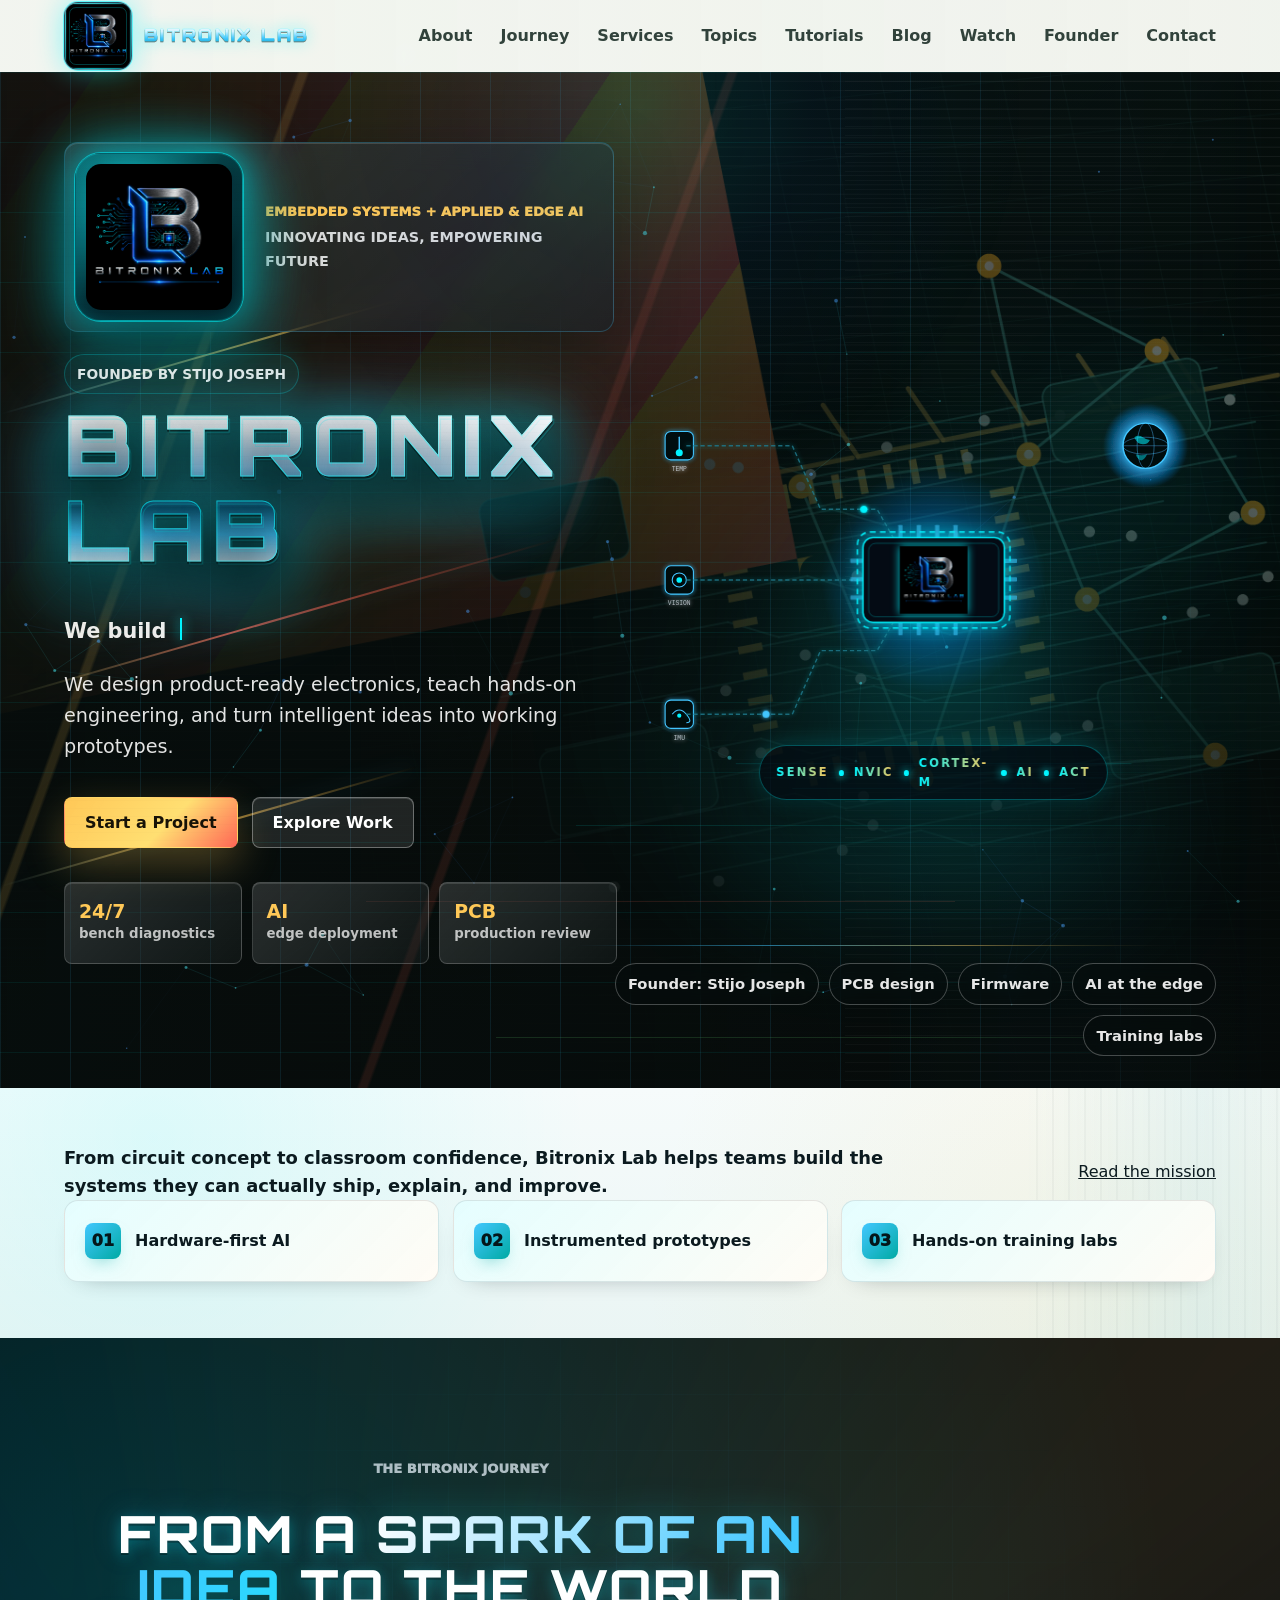
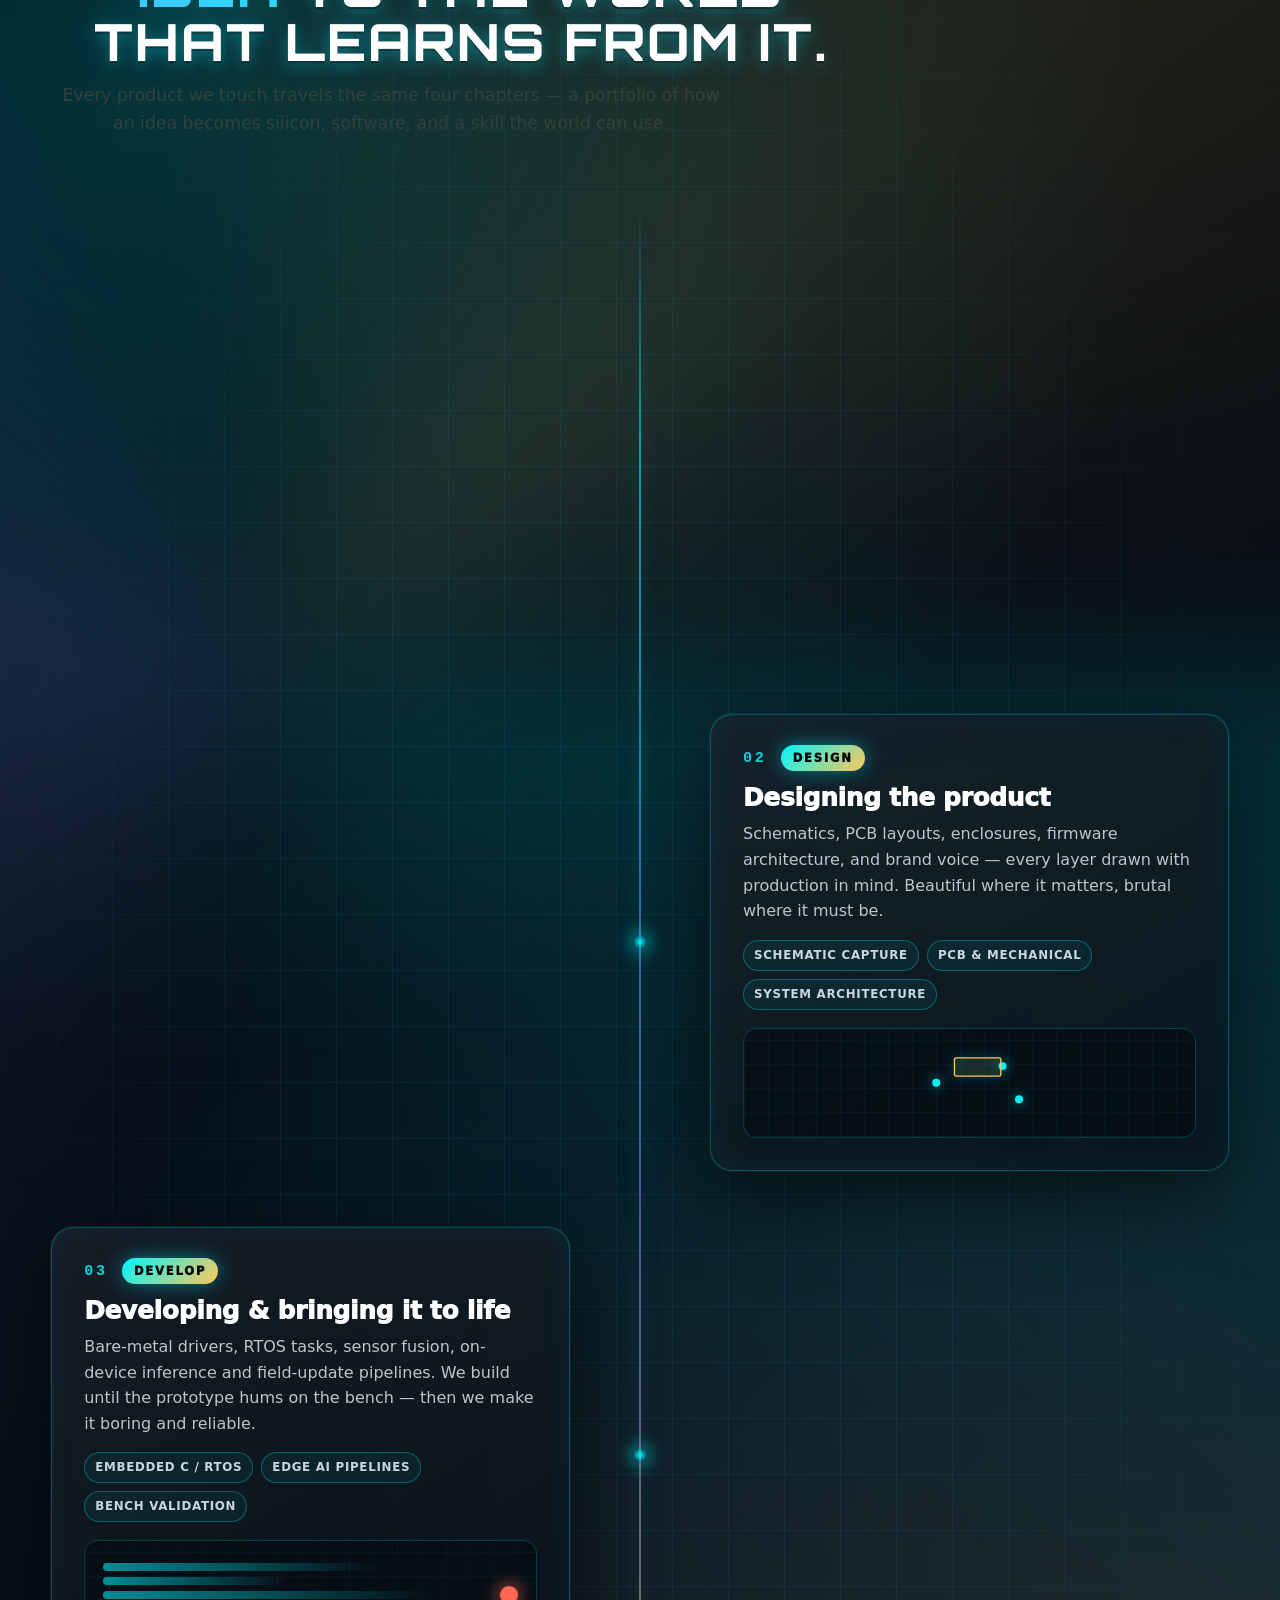
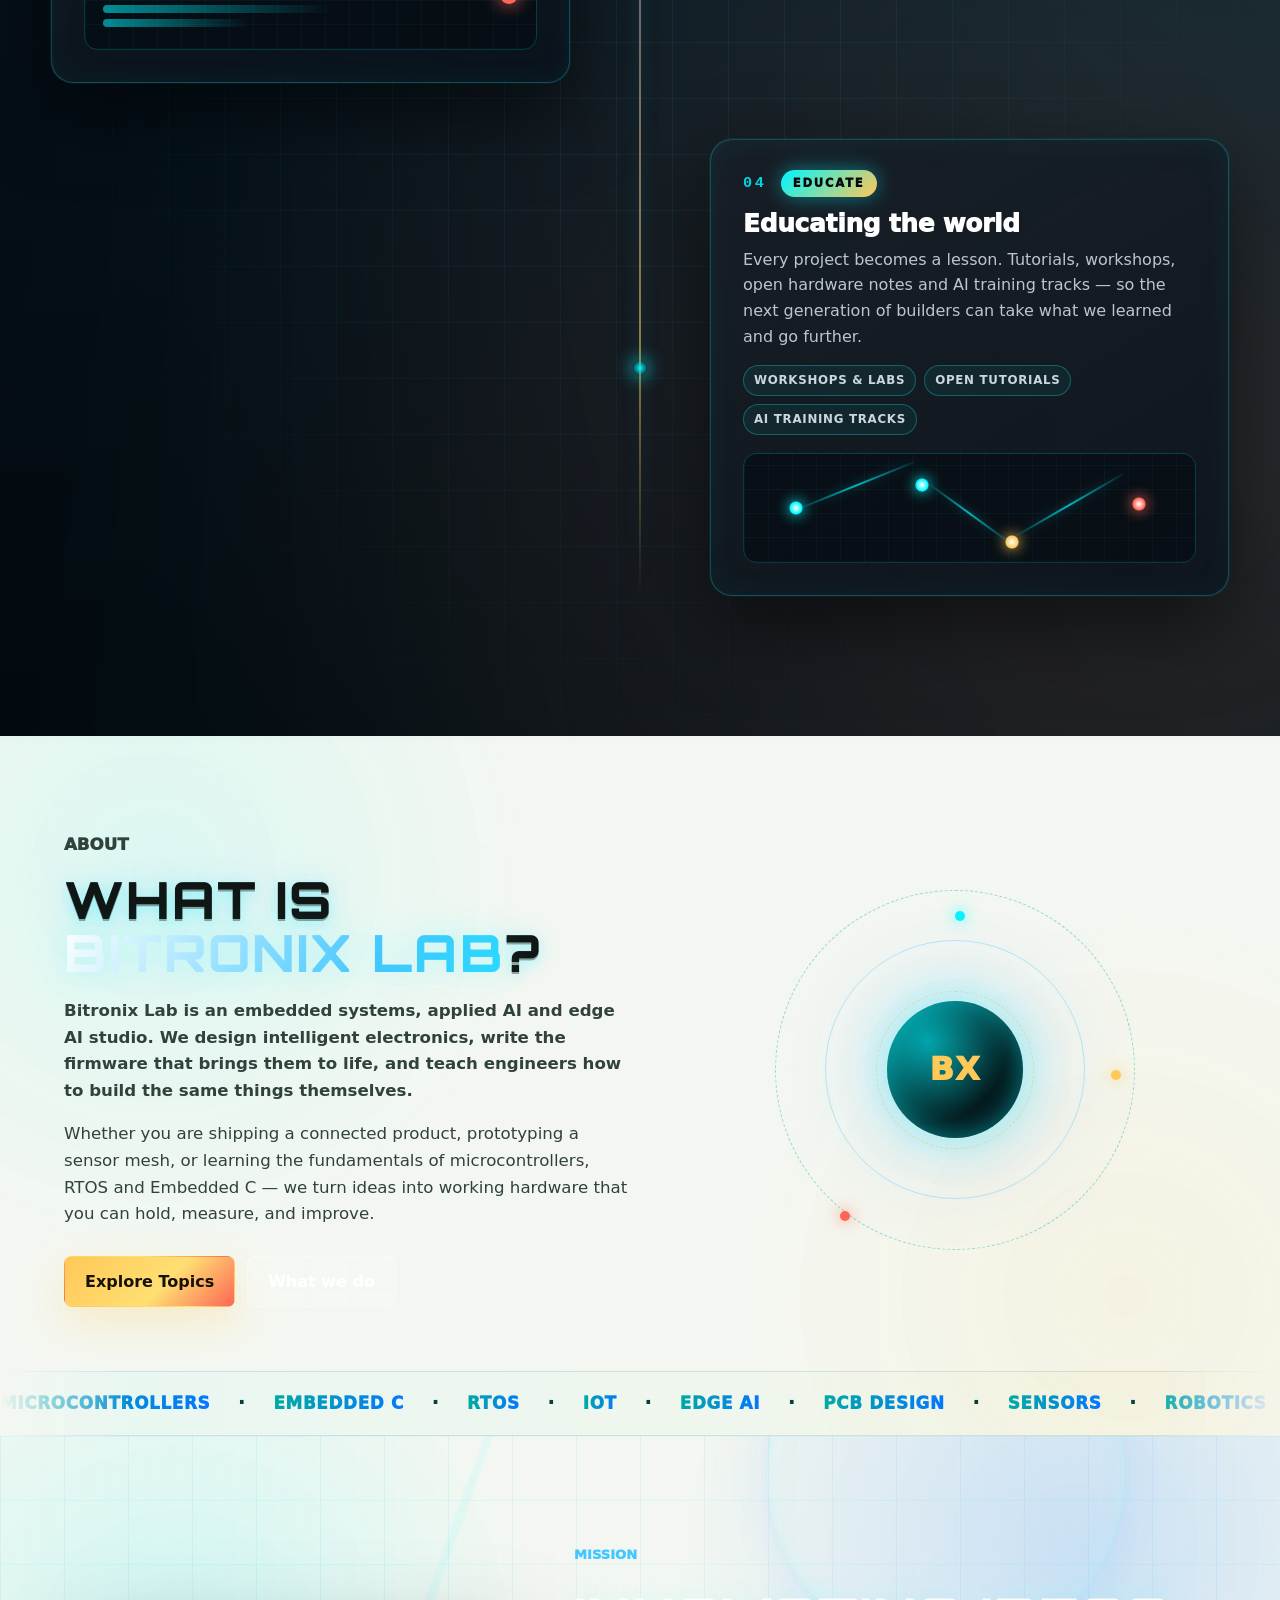
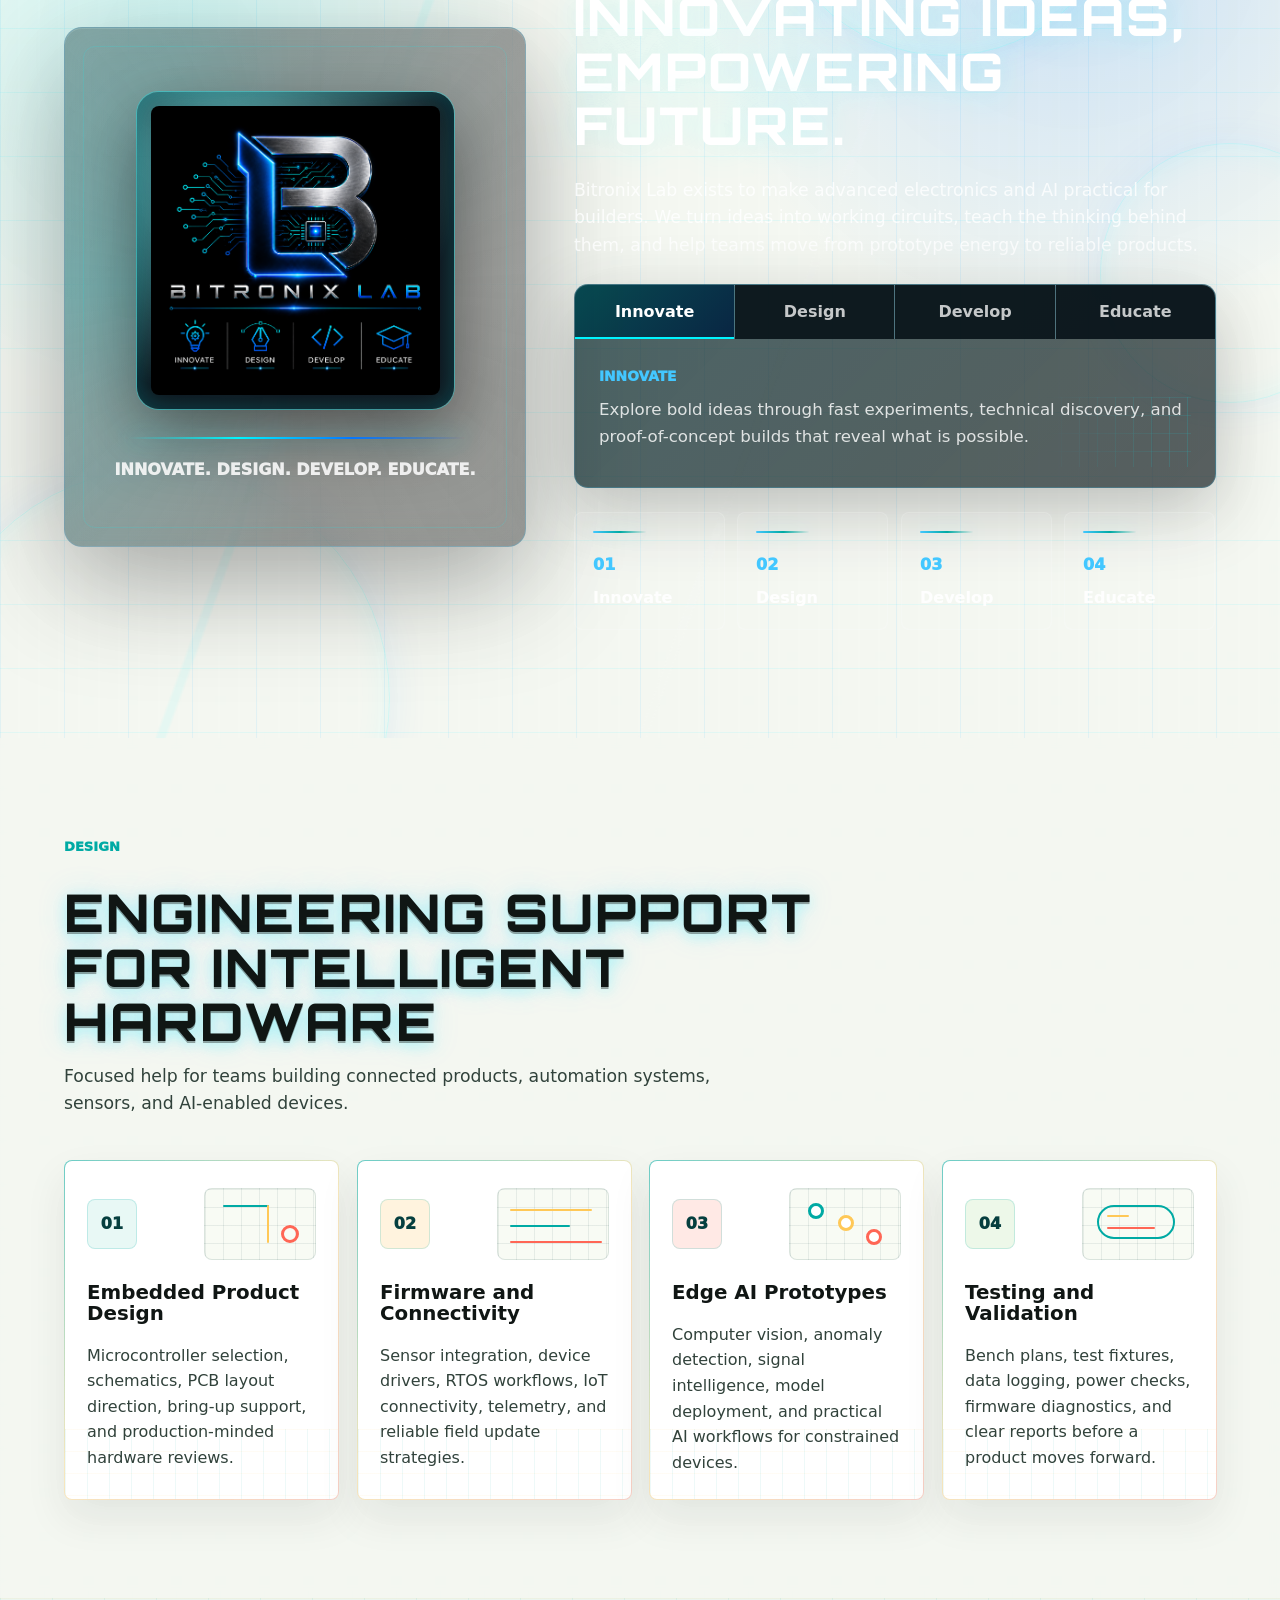
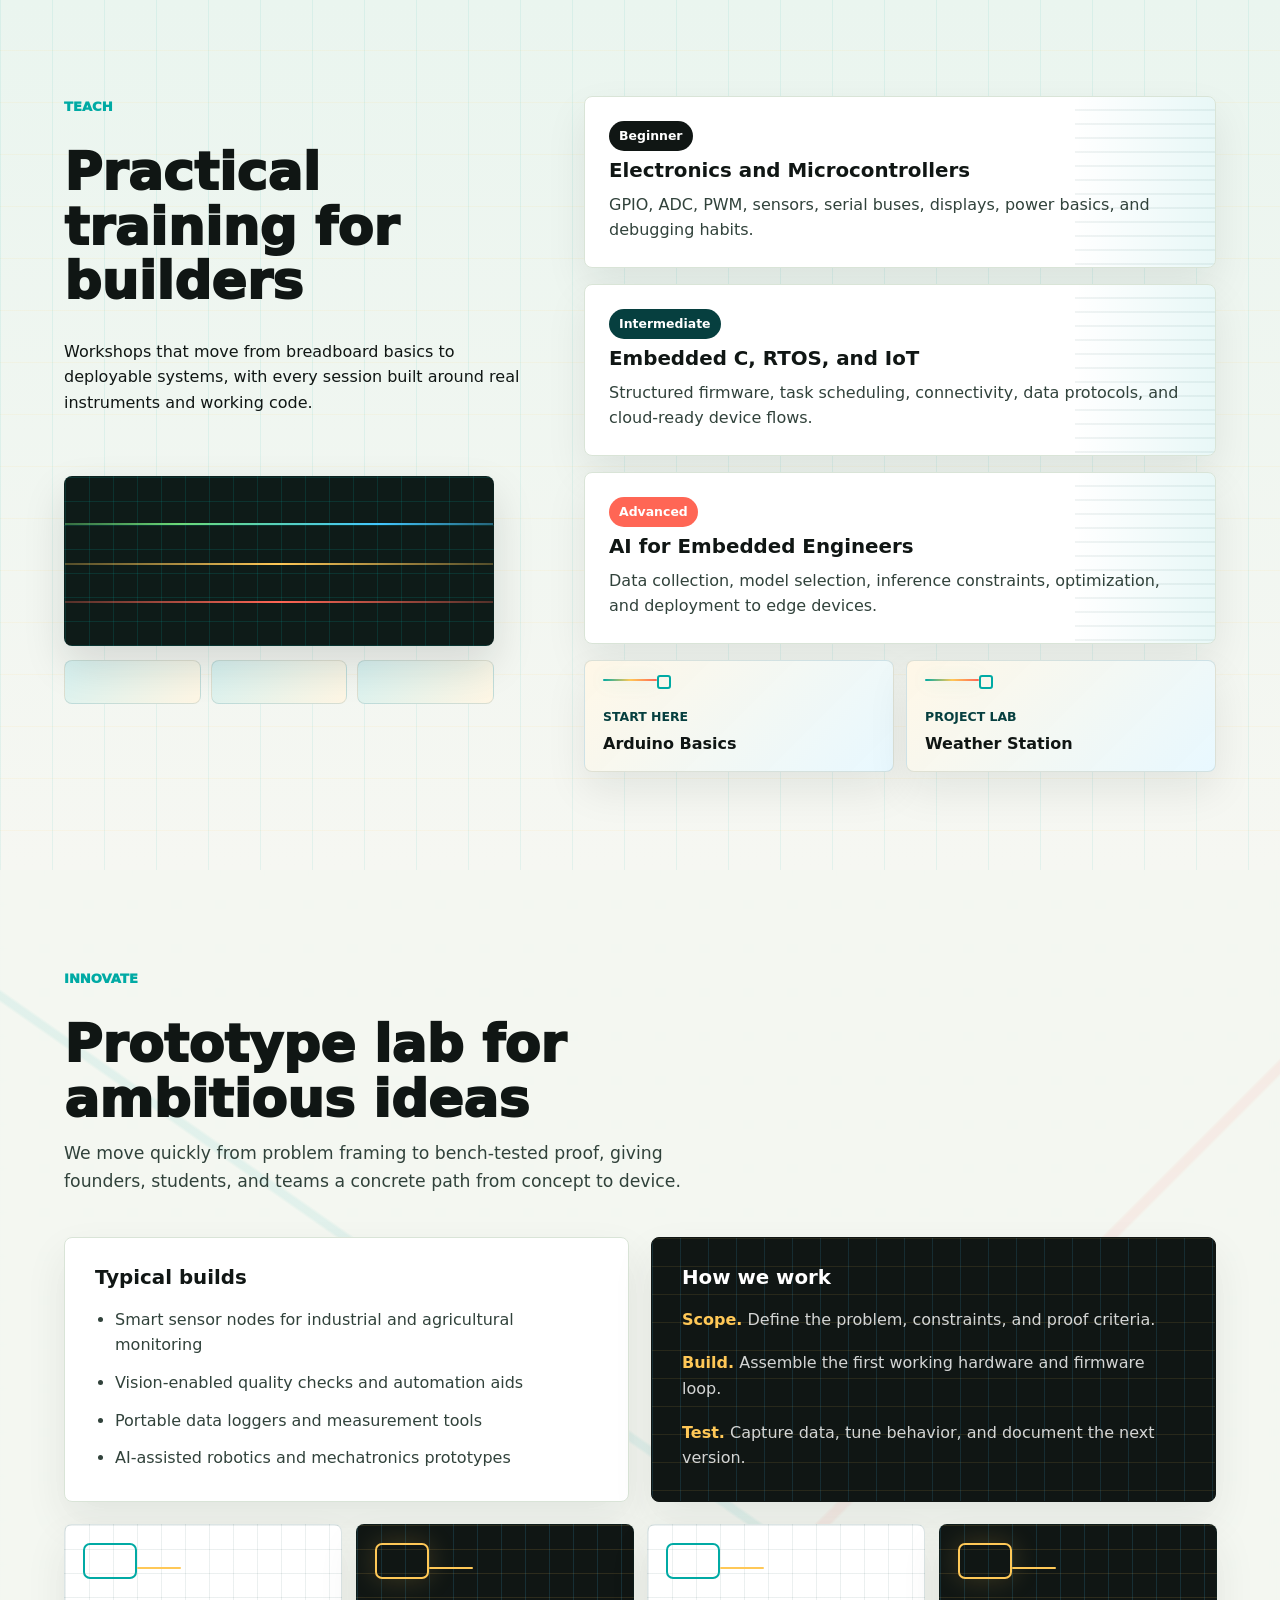
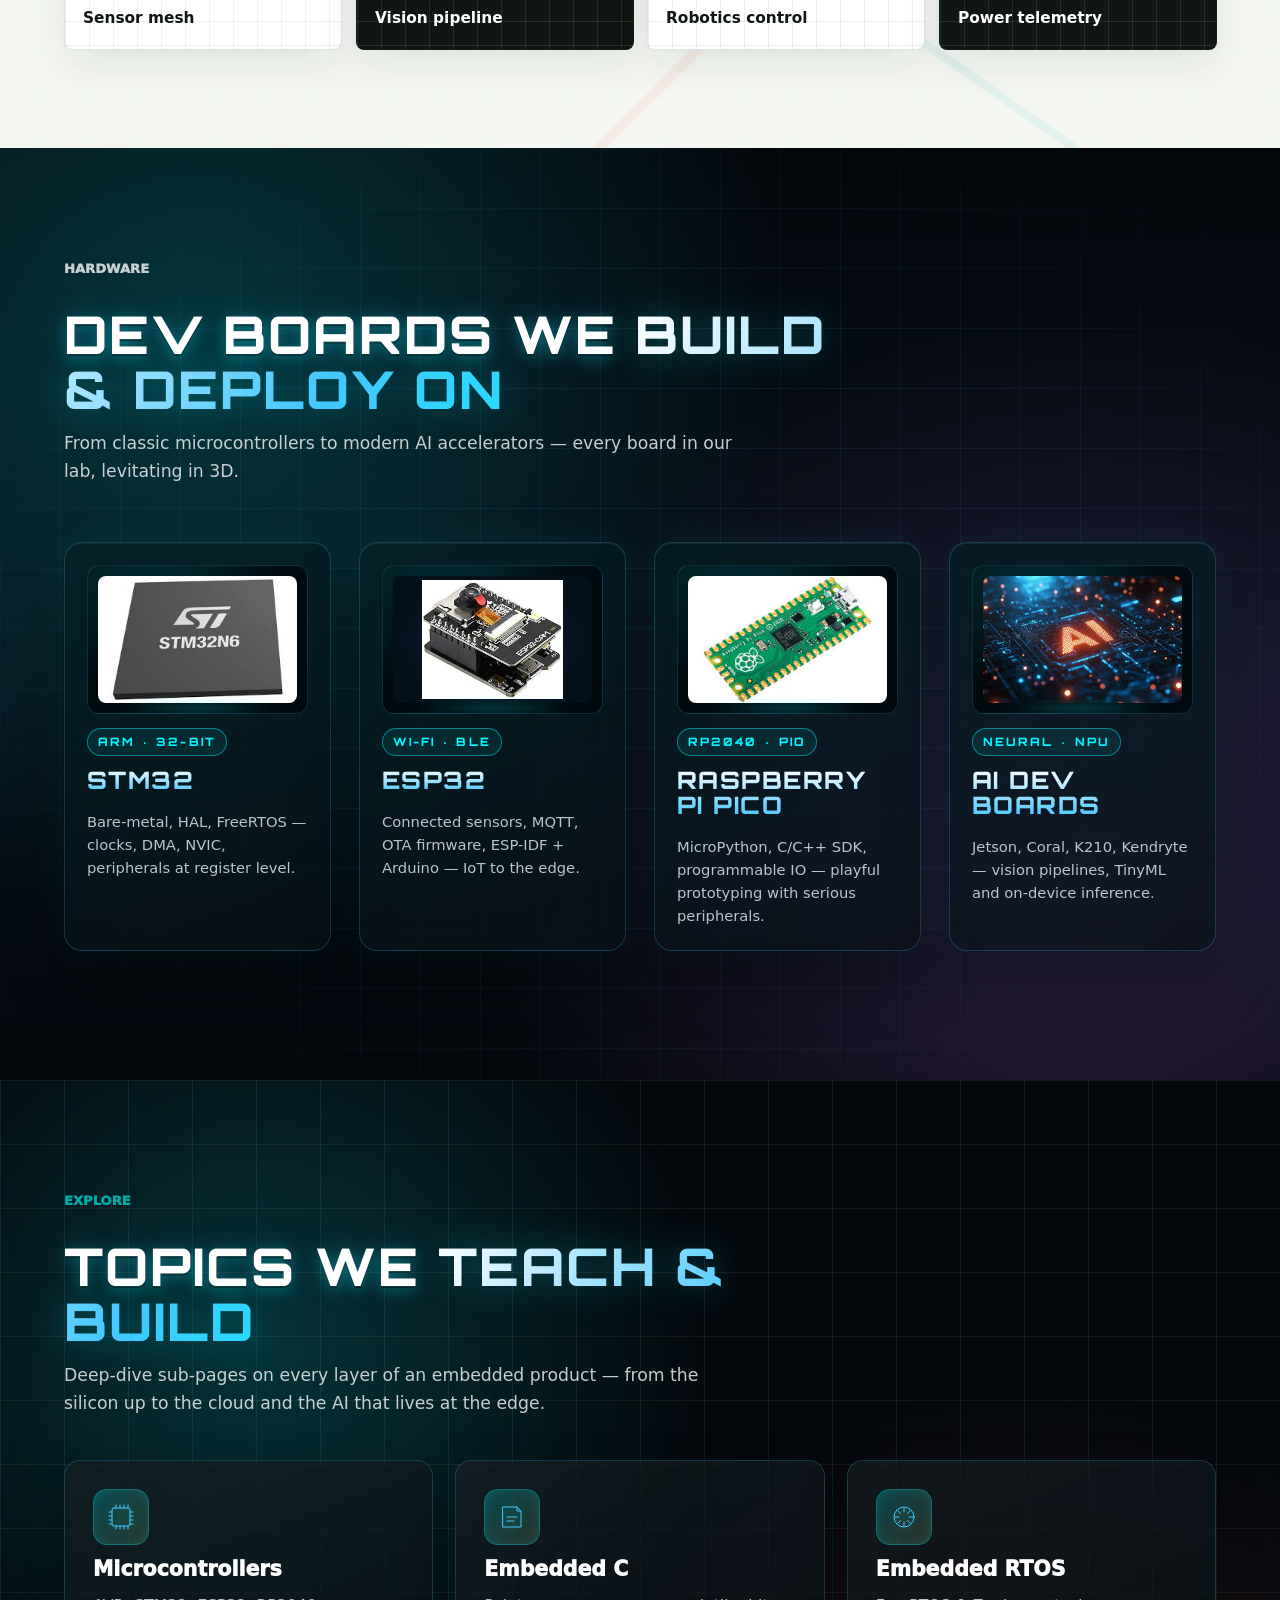
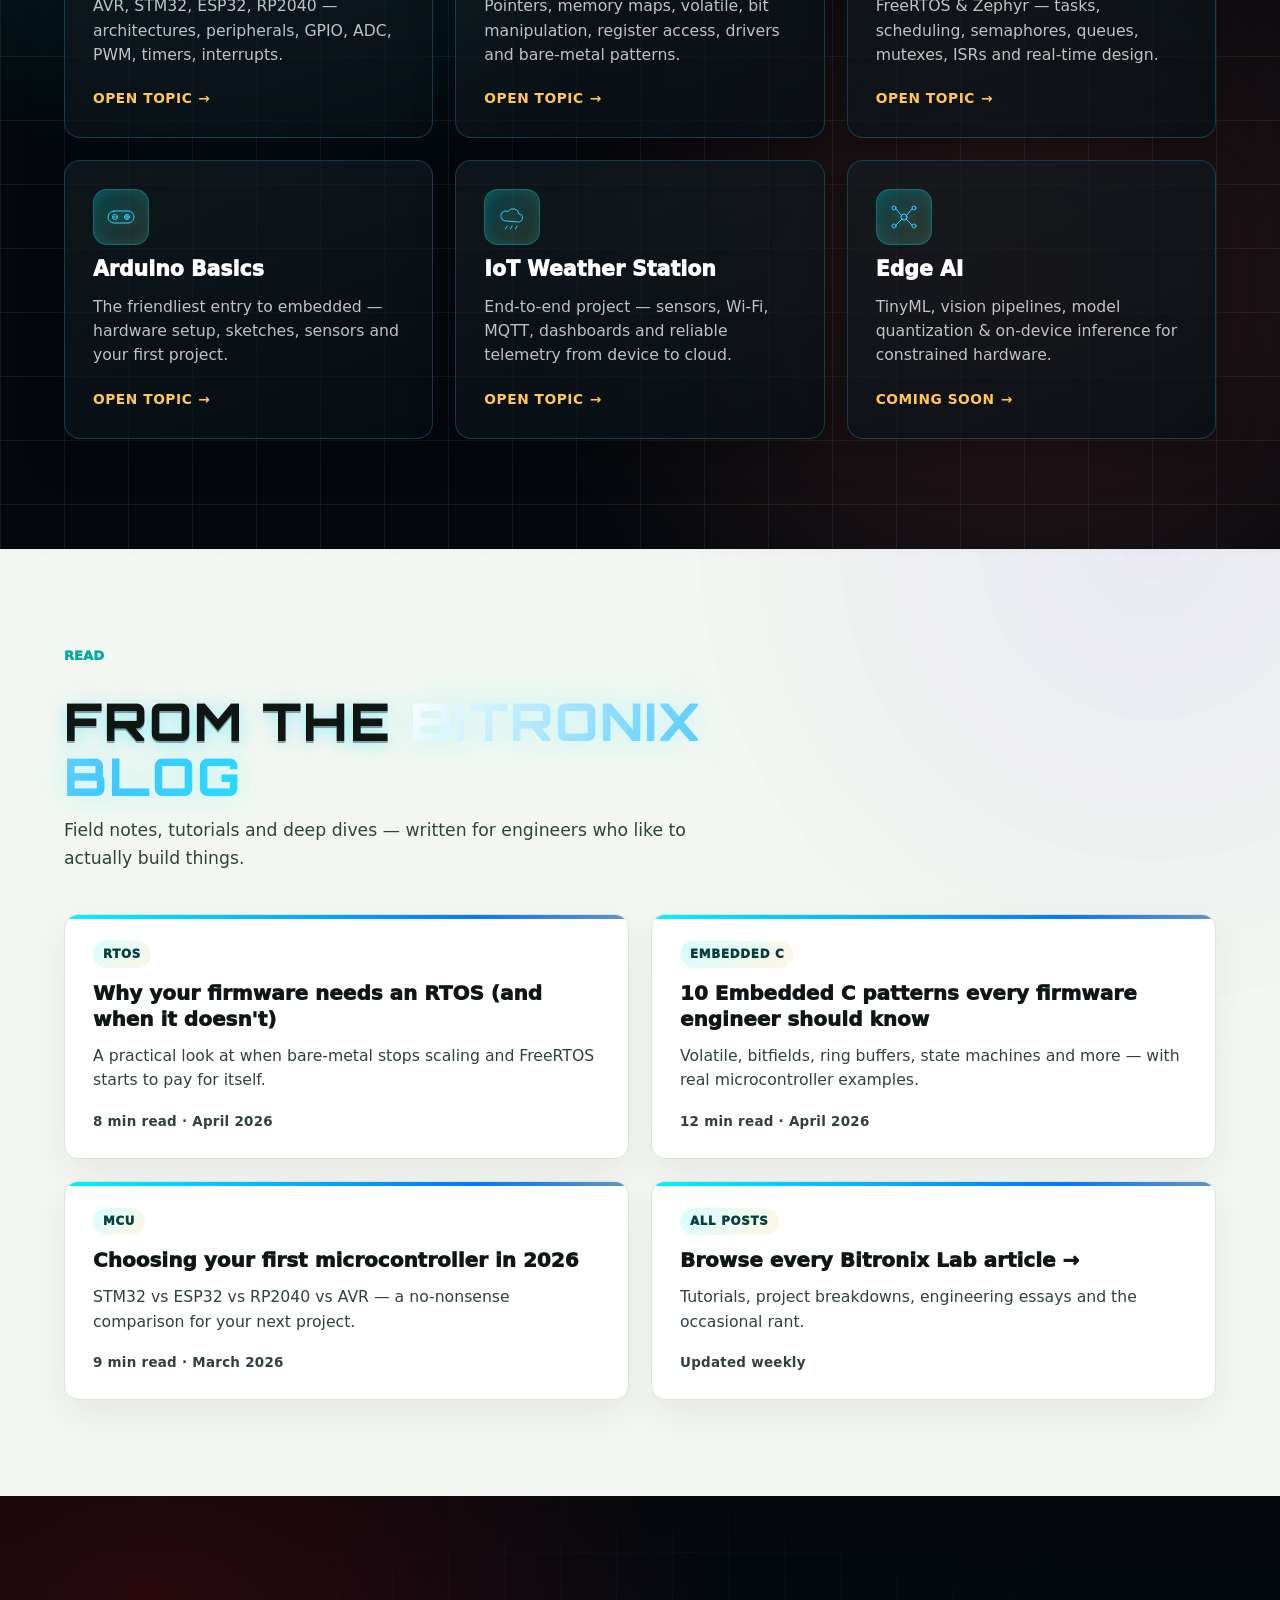
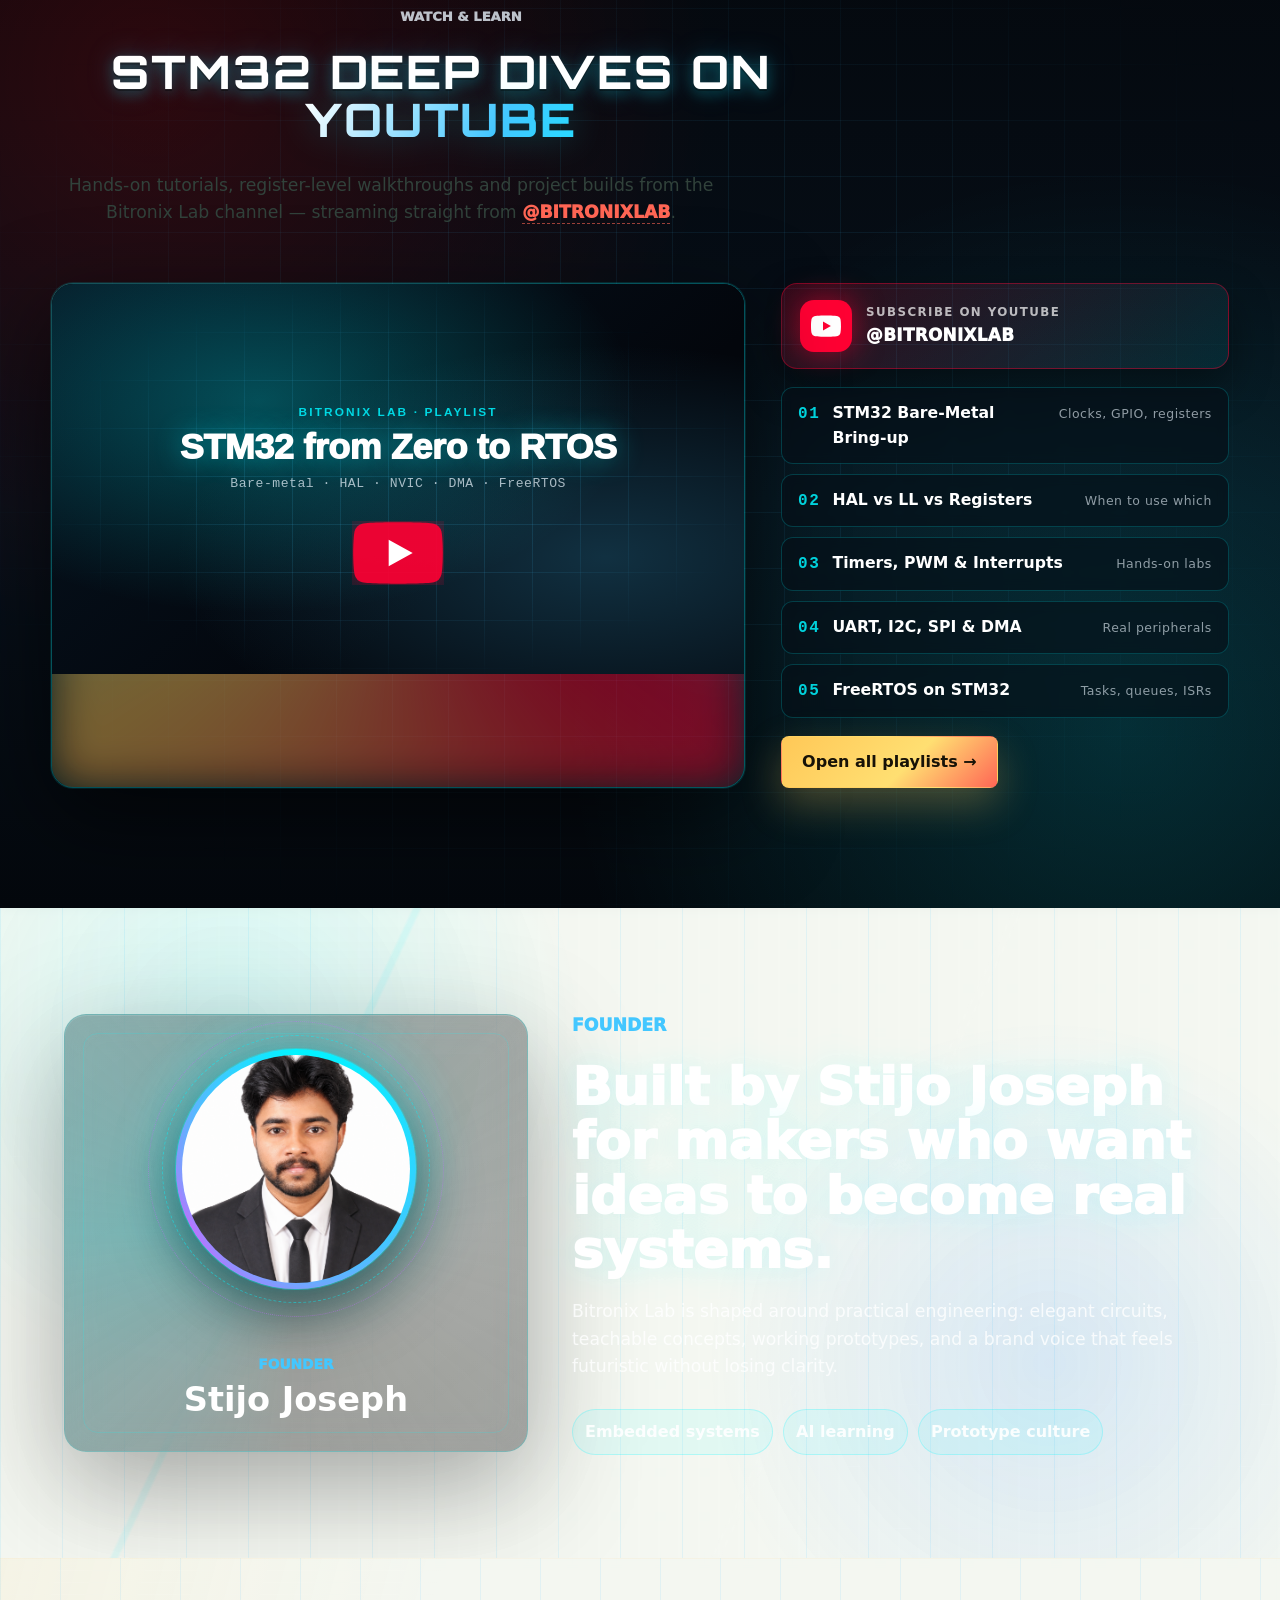
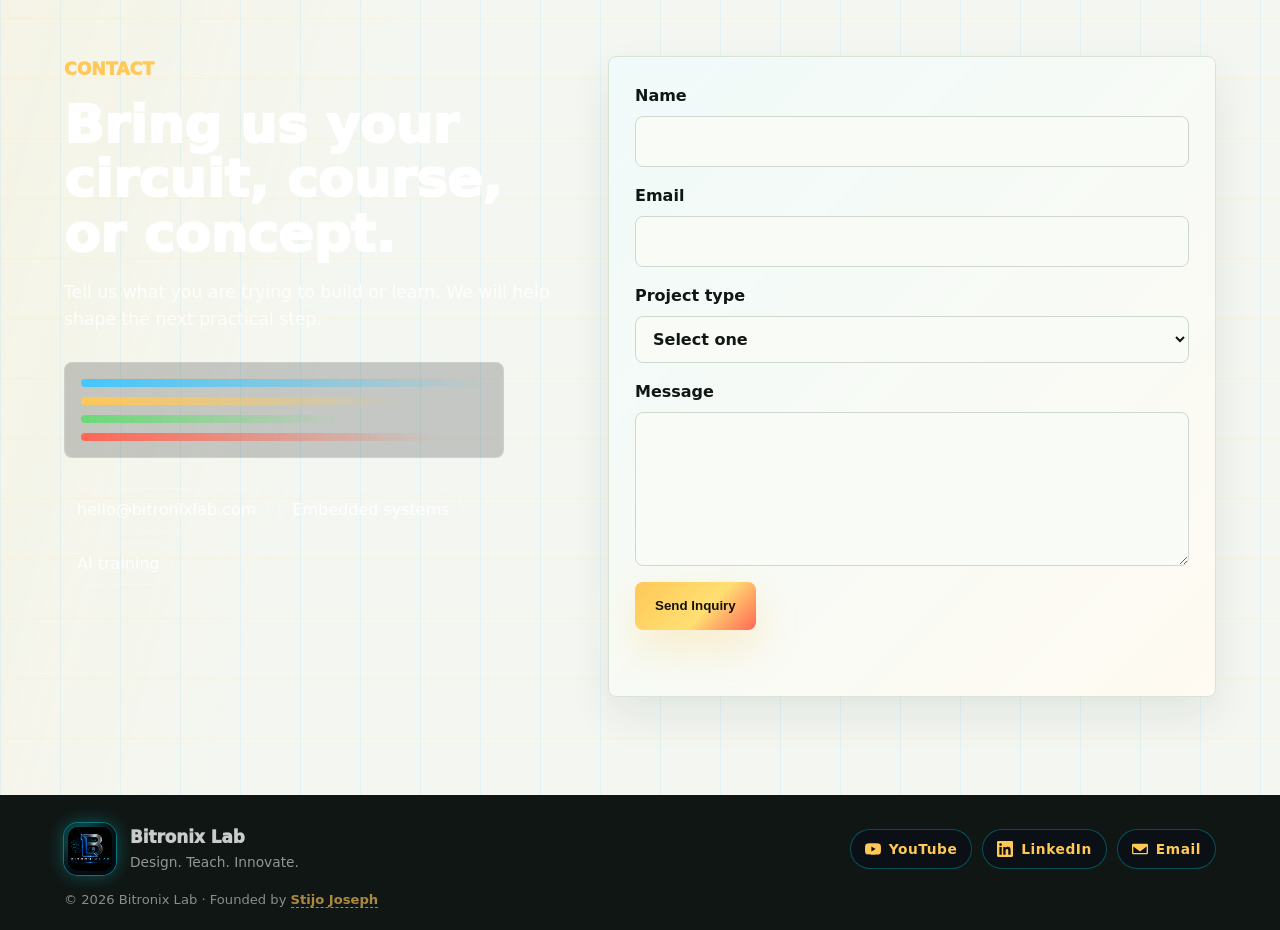
<file: index.html>
<!DOCTYPE html>
<html lang="en">
<head>
  <meta charset="UTF-8">
  <meta name="viewport" content="width=device-width, initial-scale=1.0">
  <meta name="description" content="Bitronix Lab designs embedded systems, teaches practical electronics and AI, and prototypes intelligent products.">
  <title>Bitronix Lab | Embedded Systems and AI</title>
  <link rel="icon" type="image/png" href="Website/assets/brand_logo.png">
  <link rel="apple-touch-icon" href="Website/assets/brand_logo.png">
  <link rel="stylesheet" href="Website/styles.css">
  <link rel="stylesheet" href="css/extras.css">
  <link rel="preconnect" href="https://fonts.googleapis.com">
  <link rel="preconnect" href="https://fonts.gstatic.com" crossorigin>
  <link href="https://fonts.googleapis.com/css2?family=Orbitron:wght@600;700;800;900&family=Audiowide&display=swap" rel="stylesheet">
</head>
<body>
  <canvas class="pcb-bg" data-pcb-bg aria-hidden="true"></canvas>
  <header class="site-header" data-header>
<a class="brand brand-xl" href="#top" aria-label="Bitronix Lab home">
      <span class="brand-mark brand-mark-logo brand-mark-photo brand-mark-xl">
        <img src="Website/assets/brand_logo.png" alt="" aria-hidden="true">
      </span>
      <span class="brand-wordmark">Bitronix Lab</span>
    </a>

    <button class="nav-toggle" type="button" aria-expanded="false" aria-controls="site-nav" aria-label="Toggle navigation">
      <span></span>
      <span></span>
      <span></span>
    </button>

    <nav class="site-nav" id="site-nav" aria-label="Primary navigation">
      <a href="#about">About</a>
      <a href="#journey">Journey</a>
      <a href="#services">Services</a>
      <a href="#topics">Topics</a>
      <a href="#learning">Tutorials</a>
      <a href="#blog">Blog</a>
      <a href="#watch">Watch</a>
      <a href="#founder">Founder</a>
      <a href="#contact">Contact</a>
    </nav>
  </header>

  <main id="top">
    <section class="hero" aria-labelledby="hero-title">
      <canvas class="neon-particle-field" data-particle-field aria-hidden="true"></canvas>
      <div class="hero-media" aria-hidden="true"></div>
      <div class="hero-overlay" aria-hidden="true"></div>
      <div class="circuit-field" aria-hidden="true"></div>
      <div class="signal-ribbons" aria-hidden="true">
        <span></span>
        <span></span>
        <span></span>
      </div>

      <div class="hero-content">
        <div class="hero-brand-card hero-brand-card-xl">
          <img class="hero-logo hero-logo-photo hero-logo-xl" src="Website/assets/brand_logo.png" alt="Bitronix Lab logo">
          <div>
            <p class="eyebrow">Embedded systems + applied &amp; edge AI</p>
            <span class="brand-motto">Innovating ideas, empowering future</span>
          </div>
        </div>
        <p class="founder-kicker">Founded by Stijo Joseph</p>
        <h1 id="hero-title" class="hero-title-metal"><span class="metal-text" data-text="Bitronix Lab">Bitronix Lab</span></h1>
        <p class="hero-typewriter" aria-live="polite">
          We build <span class="type-target" data-typewriter
            data-words='["intelligent embedded systems.","edge AI prototypes.","RTOS-driven firmware.","custom PCBs &amp; sensors.","hands-on training labs."]'>intelligent embedded systems.</span><span class="type-caret" aria-hidden="true"></span>
        </p>
        <p class="hero-copy">
          We design product-ready electronics, teach hands-on engineering, and turn intelligent ideas into working prototypes.
        </p>
        <div class="hero-actions" aria-label="Primary actions">
          <a class="button button-primary" href="#contact">Start a Project</a>
          <a class="button button-secondary" href="#services">Explore Work</a>
        </div>
        <div class="hero-metrics" aria-label="Bitronix Lab capabilities">
          <span><strong>24/7</strong><small>bench diagnostics</small></span>
          <span><strong>AI</strong><small>edge deployment</small></span>
          <span><strong>PCB</strong><small>production review</small></span>
        </div>
      </div>

      <div class="hero-visual" aria-hidden="true">
        <div class="hero-chip-stage hero-chip-stage-xl" data-magnetic data-tilt-3d>
          <svg class="chip-scene" viewBox="0 0 800 600" xmlns="http://www.w3.org/2000/svg" aria-hidden="true" focusable="false">
            <defs>
              <radialGradient id="chipGlow" cx="50%" cy="50%" r="50%">
                <stop offset="0%"  stop-color="#00f5ff" stop-opacity="0.85"/>
                <stop offset="60%" stop-color="#0088ff" stop-opacity="0.25"/>
                <stop offset="100%" stop-color="#0088ff" stop-opacity="0"/>
              </radialGradient>
              <radialGradient id="worldGlow" cx="50%" cy="50%" r="50%">
                <stop offset="0%"  stop-color="#ffffff" stop-opacity="0.95"/>
                <stop offset="40%" stop-color="#43c7ff" stop-opacity="0.6"/>
                <stop offset="100%" stop-color="#0088ff" stop-opacity="0"/>
              </radialGradient>
              <linearGradient id="zoomGrad" x1="0" y1="0" x2="1" y2="1">
                <stop offset="0%"   stop-color="rgba(0,245,255,0.95)"/>
                <stop offset="100%" stop-color="rgba(67,199,255,0.4)"/>
              </linearGradient>
              <filter id="neon" x="-30%" y="-30%" width="160%" height="160%">
                <feGaussianBlur stdDeviation="3" result="b"/>
                <feMerge><feMergeNode in="b"/><feMergeNode in="SourceGraphic"/></feMerge>
              </filter>

              <!-- PCB traces from sensors to chip -->
              <path id="inTraceA" d="M50 110 L200 110 L240 200 L320 200 L360 270" />
              <path id="inTraceB" d="M50 300 L180 300 L240 300 L320 300 L360 300" />
              <path id="inTraceC" d="M50 490 L200 490 L240 400 L320 400 L360 330" />

              <!-- Internal bus lines (inside zoom window) -->
              <path id="busSensorNVIC" d="M460 235 L520 235 L520 270 L560 270" />
              <path id="busNVICCPU"   d="M620 285 L660 285 L660 320 L640 320" />
              <path id="busCPUAI"     d="M580 360 L520 360 L520 400 L470 400" />
              <path id="busAIOut"     d="M450 415 L420 415 L420 470" />
            </defs>

            <!-- ====== AMBIENT AURA ====== -->
            <circle class="chip-aura" cx="400" cy="300" r="160" fill="url(#chipGlow)"/>

            <!-- ====== EXTERNAL SENSORS (left side) ====== -->
            <g class="ext-sensors" filter="url(#neon)">
              <!-- Thermometer sensor -->
              <g class="sensor sensor-temp" transform="translate(20 90)">
                <rect x="0" y="0" width="40" height="40" rx="8" fill="#04080d" stroke="#43c7ff" stroke-width="1.5"/>
                <path d="M20 8 L20 26" stroke="#43c7ff" stroke-width="2" stroke-linecap="round"/>
                <circle cx="20" cy="30" r="5" fill="#00f5ff"/>
                <text x="20" y="56" text-anchor="middle" fill="rgba(236,246,255,0.7)" font-size="9" font-family="monospace">TEMP</text>
              </g>
              <!-- Camera/vision sensor -->
              <g class="sensor sensor-vision" transform="translate(20 280)">
                <rect x="0" y="0" width="40" height="40" rx="8" fill="#04080d" stroke="#43c7ff" stroke-width="1.5"/>
                <circle cx="20" cy="20" r="10" fill="none" stroke="#43c7ff" stroke-width="1.5"/>
                <circle cx="20" cy="20" r="4"  fill="#00f5ff"/>
                <text x="20" y="56" text-anchor="middle" fill="rgba(236,246,255,0.7)" font-size="9" font-family="monospace">VISION</text>
              </g>
              <!-- IMU/motion sensor -->
              <g class="sensor sensor-imu" transform="translate(20 470)">
                <rect x="0" y="0" width="40" height="40" rx="8" fill="#04080d" stroke="#43c7ff" stroke-width="1.5"/>
                <path d="M10 20 Q20 8 30 20 T30 32" fill="none" stroke="#43c7ff" stroke-width="1.5"/>
                <circle cx="20" cy="22" r="3" fill="#00f5ff"/>
                <text x="20" y="56" text-anchor="middle" fill="rgba(236,246,255,0.7)" font-size="9" font-family="monospace">IMU</text>
              </g>
            </g>

            <!-- ====== INPUT TRACES ====== -->
            <g class="trace-layer in-traces" stroke="#1f7a8c" stroke-width="2" fill="none">
              <use href="#inTraceA"/>
              <use href="#inTraceB"/>
              <use href="#inTraceC"/>
              <circle cx="360" cy="270" r="3" fill="#43c7ff"/>
              <circle cx="360" cy="300" r="3" fill="#43c7ff"/>
              <circle cx="360" cy="330" r="3" fill="#43c7ff"/>
            </g>

            <!-- ====== INPUT SIGNAL PACKETS ====== -->
            <g class="signals signals-in" filter="url(#neon)">
              <circle r="5" fill="#00f5ff">
                <animateMotion dur="2.4s" repeatCount="indefinite" rotate="auto"><mpath href="#inTraceA"/></animateMotion>
                <animate attributeName="opacity" values="0;1;1;0" keyTimes="0;0.1;0.85;1" dur="2.4s" repeatCount="indefinite"/>
              </circle>
              <circle r="5" fill="#ffffff">
                <animateMotion dur="2s" begin="0.4s" repeatCount="indefinite" rotate="auto"><mpath href="#inTraceB"/></animateMotion>
                <animate attributeName="opacity" values="0;1;1;0" keyTimes="0;0.1;0.85;1" dur="2s" begin="0.4s" repeatCount="indefinite"/>
              </circle>
              <circle r="5" fill="#43c7ff">
                <animateMotion dur="2.6s" begin="0.9s" repeatCount="indefinite" rotate="auto"><mpath href="#inTraceC"/></animateMotion>
                <animate attributeName="opacity" values="0;1;1;0" keyTimes="0;0.1;0.85;1" dur="2.6s" begin="0.9s" repeatCount="indefinite"/>
              </circle>
            </g>

            <!-- ====== THE CHIP PACKAGE ====== -->
            <g class="chip-package">
              <g class="chip-pins" fill="#43c7ff">
                <rect x="282" y="270" width="18" height="6" rx="1"/>
                <rect x="282" y="296" width="18" height="6" rx="1"/>
                <rect x="282" y="322" width="18" height="6" rx="1"/>
                <rect x="500" y="270" width="18" height="6" rx="1"/>
                <rect x="500" y="296" width="18" height="6" rx="1"/>
                <rect x="500" y="322" width="18" height="6" rx="1"/>
                <rect x="350" y="222" width="6" height="18" rx="1"/>
                <rect x="376" y="222" width="6" height="18" rx="1"/>
                <rect x="402" y="222" width="6" height="18" rx="1"/>
                <rect x="428" y="222" width="6" height="18" rx="1"/>
                <rect x="350" y="360" width="6" height="18" rx="1"/>
                <rect x="376" y="360" width="6" height="18" rx="1"/>
                <rect x="402" y="360" width="6" height="18" rx="1"/>
                <rect x="428" y="360" width="6" height="18" rx="1"/>
              </g>
              <rect class="chip-body" x="300" y="240" width="200" height="120" rx="14"
                    fill="#040b14" stroke="#00f5ff" stroke-width="2"/>
              <rect x="308" y="248" width="184" height="104" rx="10"
                    fill="none" stroke="rgba(0,245,255,0.35)" stroke-width="1"/>
              <!-- silicon die — brand logo, BIG -->
              <image class="chip-die" href="Website/assets/brand_logo.png"
                     x="312" y="252" width="176" height="96" preserveAspectRatio="xMidYMid meet"/>
              <rect class="chip-process" x="292" y="232" width="216" height="136" rx="18"
                    fill="none" stroke="#00f5ff" stroke-width="2"/>
            </g>

            <!-- (Zoom-in die internals removed by request) -->

            <!-- ====== BIG ENERGY OUTPUT — expanding ring waves ====== -->
            <g class="energy-output" filter="url(#neon)">
              <circle class="energy-ring r1" cx="400" cy="300" r="80"  fill="none" stroke="#00f5ff" stroke-width="2"/>
              <circle class="energy-ring r2" cx="400" cy="300" r="80"  fill="none" stroke="#43c7ff" stroke-width="2"/>
              <circle class="energy-ring r3" cx="400" cy="300" r="80"  fill="none" stroke="#ffffff" stroke-width="2"/>
            </g>

            <!-- ====== WORLD being illuminated (top-right small) ====== -->
            <g class="world-group" filter="url(#neon)" transform="translate(0 -10)">
              <circle class="world-halo" cx="700" cy="120" r="60" fill="url(#worldGlow)"/>
              <circle cx="700" cy="120" r="32" fill="#04080d" stroke="#43c7ff" stroke-width="2"/>
              <ellipse cx="700" cy="120" rx="32" ry="12" fill="none" stroke="rgba(67,199,255,0.6)" stroke-width="1"/>
              <ellipse cx="700" cy="120" rx="12" ry="32" fill="none" stroke="rgba(67,199,255,0.6)" stroke-width="1"/>
              <line x1="668" y1="120" x2="732" y2="120" stroke="rgba(67,199,255,0.5)"/>
              <path d="M684 108 q6 -4 12 0 t10 4 q-2 6 -10 6 t-12 -10z" fill="rgba(0,245,255,0.55)"/>
              <path d="M686 132 q8 3 16 0 q-2 6 -8 9 q-6 -2 -8 -9z" fill="rgba(0,245,255,0.45)"/>
            </g>

            <!-- Floor shimmer -->
            <g class="floor-grid" stroke="rgba(0,245,255,0.18)" stroke-width="1">
              <line x1="120" y1="560" x2="680" y2="560"/>
              <line x1="160" y1="580" x2="640" y2="580"/>
              <line x1="200" y1="595" x2="600" y2="595"/>
            </g>
          </svg>

          <span class="chip-label" aria-hidden="true">
            <em>SENSE</em><i></i><em>NVIC</em><i></i><em>CORTEX-M</em><i></i><em>AI</em><i></i><em>ACT</em>
          </span>
        </div>
      </div>

      <div class="hero-proof" aria-label="Company focus areas">
        <span>Founder: Stijo Joseph</span>
        <span>PCB design</span>
        <span>Firmware</span>
        <span>AI at the edge</span>
        <span>Training labs</span>
      </div>
    </section>

    <section class="intro-band" aria-label="Bitronix Lab summary">
      <div class="section-inner intro-grid">
        <p>From circuit concept to classroom confidence, Bitronix Lab helps teams build the systems they can actually ship, explain, and improve.</p>
        <a href="#mission">Read the mission</a>
      </div>
      <div class="section-inner stat-strip" aria-label="Operating strengths">
        <div>
          <span>01</span>
          <strong>Hardware-first AI</strong>
        </div>
        <div>
          <span>02</span>
          <strong>Instrumented prototypes</strong>
        </div>
        <div>
          <span>03</span>
          <strong>Hands-on training labs</strong>
        </div>
      </div>
    </section>

    <section class="journey-section" id="journey" aria-labelledby="journey-title">
      <div class="journey-aurora" aria-hidden="true"></div>
      <div class="journey-grid-bg" aria-hidden="true"></div>

      <div class="section-inner journey-inner">
        <div class="section-heading journey-heading">
          <p class="eyebrow">The Bitronix Journey</p>
          <h2 id="journey-title" class="title-3d">From a <span class="gradient-text">spark of an idea</span> to the world that learns from it.</h2>
          <p>Every product we touch travels the same four chapters — a portfolio of how an idea becomes silicon, software, and a skill the world can use.</p>
        </div>

        <ol class="journey-track" data-journey>
          <li class="journey-step" data-step="01" data-journey-step>
            <div class="journey-card">
              <div class="journey-stage">
                <span class="journey-num">01</span>
                <span class="journey-tag">Innovate</span>
              </div>
              <h3>Brainstorming product ideas</h3>
              <p>We start in the open — sketches, whiteboards, edge-AI hypotheses, sensor experiments. Bold concepts get pressure-tested against physics, cost, and the human who will eventually use them.</p>
              <ul class="journey-meta">
                <li>Concept sprints</li><li>Feasibility studies</li><li>Edge-AI hypotheses</li>
              </ul>
              <div class="journey-visual visual-innovate" aria-hidden="true">
                <span class="spark s1"></span><span class="spark s2"></span><span class="spark s3"></span>
                <span class="bulb"></span>
              </div>
            </div>
          </li>

          <li class="journey-step" data-step="02" data-journey-step>
            <div class="journey-card">
              <div class="journey-stage">
                <span class="journey-num">02</span>
                <span class="journey-tag">Design</span>
              </div>
              <h3>Designing the product</h3>
              <p>Schematics, PCB layouts, enclosures, firmware architecture, and brand voice — every layer drawn with production in mind. Beautiful where it matters, brutal where it must be.</p>
              <ul class="journey-meta">
                <li>Schematic capture</li><li>PCB &amp; mechanical</li><li>System architecture</li>
              </ul>
              <div class="journey-visual visual-design" aria-hidden="true">
                <svg viewBox="0 0 200 120"><path d="M10 60 H60 L80 40 H140 L160 80 H190" /><circle cx="60" cy="60" r="4"/><circle cx="140" cy="40" r="4"/><circle cx="160" cy="80" r="4"/><rect x="82" y="30" width="56" height="22" rx="2"/></svg>
              </div>
            </div>
          </li>

          <li class="journey-step" data-step="03" data-journey-step>
            <div class="journey-card">
              <div class="journey-stage">
                <span class="journey-num">03</span>
                <span class="journey-tag">Develop</span>
              </div>
              <h3>Developing &amp; bringing it to life</h3>
              <p>Bare-metal drivers, RTOS tasks, sensor fusion, on-device inference and field-update pipelines. We build until the prototype hums on the bench — then we make it boring and reliable.</p>
              <ul class="journey-meta">
                <li>Embedded C / RTOS</li><li>Edge AI pipelines</li><li>Bench validation</li>
              </ul>
              <div class="journey-visual visual-develop" aria-hidden="true">
                <div class="code-strip"><span></span><span></span><span></span><span></span><span></span></div>
                <div class="pulse-dot"></div>
              </div>
            </div>
          </li>

          <li class="journey-step" data-step="04" data-journey-step>
            <div class="journey-card">
              <div class="journey-stage">
                <span class="journey-num">04</span>
                <span class="journey-tag">Educate</span>
              </div>
              <h3>Educating the world</h3>
              <p>Every project becomes a lesson. Tutorials, workshops, open hardware notes and AI training tracks — so the next generation of builders can take what we learned and go further.</p>
              <ul class="journey-meta">
                <li>Workshops &amp; labs</li><li>Open tutorials</li><li>AI training tracks</li>
              </ul>
              <div class="journey-visual visual-educate" aria-hidden="true">
                <span class="node n1"></span><span class="node n2"></span><span class="node n3"></span><span class="node n4"></span>
                <span class="link l1"></span><span class="link l2"></span><span class="link l3"></span>
              </div>
            </div>
          </li>
        </ol>
      </div>
    </section>

    <section class="about-section reveal-up" id="about" aria-labelledby="about-title">
      <div class="section-inner about-layout">
        <div class="about-copy">
          <p class="eyebrow">About</p>
          <h2 id="about-title" class="title-3d">What is <span class="gradient-text">Bitronix Lab</span>?</h2>
          <p class="about-lead">
            Bitronix Lab is an embedded systems, applied AI and edge AI studio. We design intelligent electronics, write the firmware that brings them to life, and teach engineers how to build the same things themselves.
          </p>
          <p>
            Whether you are shipping a connected product, prototyping a sensor mesh, or learning the fundamentals of microcontrollers, RTOS and Embedded C — we turn ideas into working hardware that you can hold, measure, and improve.
          </p>
          <div class="about-actions">
            <a class="button button-primary" href="#topics">Explore Topics</a>
            <a class="button button-secondary" href="#services">What we do</a>
          </div>
        </div>
        <div class="about-orb" aria-hidden="true">
          <div class="orb-ring"></div>
          <div class="orb-ring"></div>
          <div class="orb-ring"></div>
          <div class="orb-core">BX</div>
          <span class="orb-blip blip-a"></span>
          <span class="orb-blip blip-b"></span>
          <span class="orb-blip blip-c"></span>
        </div>
      </div>
      <div class="marquee-strip" aria-hidden="true">
        <div class="marquee-track">
          <span>Microcontrollers</span><span>·</span>
          <span>Embedded C</span><span>·</span>
          <span>RTOS</span><span>·</span>
          <span>IoT</span><span>·</span>
          <span>Edge AI</span><span>·</span>
          <span>PCB Design</span><span>·</span>
          <span>Sensors</span><span>·</span>
          <span>Robotics</span><span>·</span>
          <span>Microcontrollers</span><span>·</span>
          <span>Embedded C</span><span>·</span>
          <span>RTOS</span><span>·</span>
          <span>IoT</span><span>·</span>
          <span>Edge AI</span><span>·</span>
          <span>PCB Design</span><span>·</span>
          <span>Sensors</span><span>·</span>
          <span>Robotics</span><span>·</span>
        </div>
      </div>
    </section>

    <section class="mission-section" id="mission" aria-labelledby="mission-title">
      <div class="mission-orbit" aria-hidden="true">
        <span></span>
        <span></span>
        <span></span>
      </div>
      <div class="section-inner mission-layout">
        <div class="mission-logo-panel mission-logo-photo">
          <img src="Website/assets/brand_logo_mission.png" alt="Bitronix Lab mission emblem">
          <div class="mission-line"></div>
          <p>Innovate. Design. Develop. Educate.</p>
        </div>

        <div class="mission-content">
          <p class="eyebrow">Mission</p>
          <h2 id="mission-title" class="title-3d">Innovating ideas, empowering future.</h2>
          <p class="mission-copy">
            Bitronix Lab exists to make advanced electronics and AI practical for builders. We turn ideas into working circuits, teach the thinking behind them, and help teams move from prototype energy to reliable products.
          </p>

          <div class="mission-console" data-mission-console>
            <div class="mission-tabs" role="tablist" aria-label="Mission focus areas">
              <button class="mission-tab is-active" type="button" data-mission="innovate" role="tab" aria-selected="true">Innovate</button>
              <button class="mission-tab" type="button" data-mission="design" role="tab" aria-selected="false">Design</button>
              <button class="mission-tab" type="button" data-mission="develop" role="tab" aria-selected="false">Develop</button>
              <button class="mission-tab" type="button" data-mission="educate" role="tab" aria-selected="false">Educate</button>
            </div>
            <div class="mission-display">
              <span class="mission-display-label" data-mission-label>Innovate</span>
              <p data-mission-text>Explore bold ideas through fast experiments, technical discovery, and proof-of-concept builds that reveal what is possible.</p>
            </div>
          </div>

          <div class="mission-values" aria-label="Brand pillars">
            <article>
              <span>01</span>
              <strong>Innovate</strong>
            </article>
            <article>
              <span>02</span>
              <strong>Design</strong>
            </article>
            <article>
              <span>03</span>
              <strong>Develop</strong>
            </article>
            <article>
              <span>04</span>
              <strong>Educate</strong>
            </article>
          </div>
        </div>
      </div>
    </section>

    <section class="section" id="services" aria-labelledby="services-title">
      <div class="section-inner">
        <div class="section-heading">
          <p class="eyebrow">Design</p>
          <h2 id="services-title" class="title-3d">Engineering support for intelligent hardware</h2>
          <p>Focused help for teams building connected products, automation systems, sensors, and AI-enabled devices.</p>
        </div>

        <div class="service-grid">
          <article class="service-card">
            <div class="service-top">
              <div class="service-icon">01</div>
              <div class="service-schematic schematic-board" aria-hidden="true"><span></span><span></span><span></span></div>
            </div>
            <h3>Embedded Product Design</h3>
            <p>Microcontroller selection, schematics, PCB layout direction, bring-up support, and production-minded hardware reviews.</p>
          </article>
          <article class="service-card">
            <div class="service-top">
              <div class="service-icon">02</div>
              <div class="service-schematic schematic-wave" aria-hidden="true"><span></span><span></span><span></span></div>
            </div>
            <h3>Firmware and Connectivity</h3>
            <p>Sensor integration, device drivers, RTOS workflows, IoT connectivity, telemetry, and reliable field update strategies.</p>
          </article>
          <article class="service-card">
            <div class="service-top">
              <div class="service-icon">03</div>
              <div class="service-schematic schematic-ai" aria-hidden="true"><span></span><span></span><span></span></div>
            </div>
            <h3>Edge AI Prototypes</h3>
            <p>Computer vision, anomaly detection, signal intelligence, model deployment, and practical AI workflows for constrained devices.</p>
          </article>
          <article class="service-card">
            <div class="service-top">
              <div class="service-icon">04</div>
              <div class="service-schematic schematic-test" aria-hidden="true"><span></span><span></span><span></span></div>
            </div>
            <h3>Testing and Validation</h3>
            <p>Bench plans, test fixtures, data logging, power checks, firmware diagnostics, and clear reports before a product moves forward.</p>
          </article>
        </div>
      </div>
    </section>

    <section class="learning-section" id="learning" aria-labelledby="learning-title">
      <div class="section-inner learning-layout">
        <div class="section-heading compact">
          <p class="eyebrow">Teach</p>
          <h2 id="learning-title">Practical training for builders</h2>
          <p>Workshops that move from breadboard basics to deployable systems, with every session built around real instruments and working code.</p>
          <div class="learning-visual" aria-hidden="true">
            <div class="scope-screen">
              <span></span>
              <span></span>
              <span></span>
            </div>
            <div class="module-stack">
              <span></span>
              <span></span>
              <span></span>
            </div>
          </div>
        </div>

        <div class="learning-stack">
          <div class="track-list" aria-label="Training tracks">
            <article class="track">
              <span>Beginner</span>
              <h3>Electronics and Microcontrollers</h3>
              <p>GPIO, ADC, PWM, sensors, serial buses, displays, power basics, and debugging habits.</p>
            </article>
            <article class="track">
              <span>Intermediate</span>
              <h3>Embedded C, RTOS, and IoT</h3>
              <p>Structured firmware, task scheduling, connectivity, data protocols, and cloud-ready device flows.</p>
            </article>
            <article class="track">
              <span>Advanced</span>
              <h3>AI for Embedded Engineers</h3>
              <p>Data collection, model selection, inference constraints, optimization, and deployment to edge devices.</p>
            </article>
          </div>

          <div class="tutorial-links" aria-label="Featured tutorials">
            <a class="tutorial-link" href="tutorials/arduino-basics.html">
              <span>Start here</span>
              <strong>Arduino Basics</strong>
            </a>
            <a class="tutorial-link" href="tutorials/weather-station.html">
              <span>Project lab</span>
              <strong>Weather Station</strong>
            </a>
          </div>
        </div>
      </div>
    </section>

    <section class="section innovation" id="innovation" aria-labelledby="innovation-title">
      <div class="section-inner">
        <div class="section-heading">
          <p class="eyebrow">Innovate</p>
          <h2 id="innovation-title">Prototype lab for ambitious ideas</h2>
          <p>We move quickly from problem framing to bench-tested proof, giving founders, students, and teams a concrete path from concept to device.</p>
        </div>

        <div class="innovation-grid">
          <div class="innovation-panel">
            <h3>Typical builds</h3>
            <ul>
              <li>Smart sensor nodes for industrial and agricultural monitoring</li>
              <li>Vision-enabled quality checks and automation aids</li>
              <li>Portable data loggers and measurement tools</li>
              <li>AI-assisted robotics and mechatronics prototypes</li>
            </ul>
          </div>
          <div class="innovation-panel accent">
            <h3>How we work</h3>
            <div class="process-list">
              <p><strong>Scope.</strong> Define the problem, constraints, and proof criteria.</p>
              <p><strong>Build.</strong> Assemble the first working hardware and firmware loop.</p>
              <p><strong>Test.</strong> Capture data, tune behavior, and document the next version.</p>
            </div>
          </div>
        </div>

        <div class="prototype-wall" aria-hidden="true">
          <div class="wall-module">
            <span></span>
            <strong>Sensor mesh</strong>
          </div>
          <div class="wall-module active">
            <span></span>
            <strong>Vision pipeline</strong>
          </div>
          <div class="wall-module">
            <span></span>
            <strong>Robotics control</strong>
          </div>
          <div class="wall-module active">
            <span></span>
            <strong>Power telemetry</strong>
          </div>
        </div>
      </div>
    </section>

    <!-- ====== DEV BOARDS SHOWCASE (3D tilt) ====== -->
    <section class="boards-section reveal-up" id="boards" aria-labelledby="boards-title">
      <div class="boards-bg" aria-hidden="true"></div>
      <div class="section-inner">
        <div class="section-heading">
          <p class="eyebrow">Hardware</p>
          <h2 id="boards-title" class="title-3d">Dev boards we <span class="gradient-text">build &amp; deploy on</span></h2>
          <p>From classic microcontrollers to modern AI accelerators — every board in our lab, levitating in 3D.</p>
        </div>

        <div class="boards-grid">
          <!-- STM32 -->
          <article class="board-card" data-tilt-3d data-magnetic>
            <div class="board-stage">
              <img class="board-svg board-photo" src="stm32_image.jpg" alt="STM32 development board" loading="lazy" decoding="async">
            </div>
            <div class="board-meta">
              <span class="board-tag">ARM · 32-bit</span>
              <h3>STM32</h3>
              <p>Bare-metal, HAL, FreeRTOS — clocks, DMA, NVIC, peripherals at register level.</p>
            </div>
          </article>

          <!-- ESP32 -->
          <article class="board-card" data-tilt-3d data-magnetic>
            <div class="board-stage">
              <img class="board-svg board-photo board-photo-esp32" src="esp32_image.jpg" alt="ESP32 Wi-Fi and Bluetooth development board" loading="lazy" decoding="async">
            </div>
            <div class="board-meta">
              <span class="board-tag">Wi-Fi · BLE</span>
              <h3>ESP32</h3>
              <p>Connected sensors, MQTT, OTA firmware, ESP-IDF + Arduino — IoT to the edge.</p>
            </div>
          </article>

          <!-- Raspberry Pi Pico -->
          <article class="board-card" data-tilt-3d data-magnetic>
            <div class="board-stage">
              <img class="board-svg board-photo" src="pico.jpg" alt="Raspberry Pi Pico RP2040 development board" loading="lazy" decoding="async">
            </div>
            <div class="board-meta">
              <span class="board-tag">RP2040 · PIO</span>
              <h3>Raspberry Pi Pico</h3>
              <p>MicroPython, C/C++ SDK, programmable IO — playful prototyping with serious peripherals.</p>
            </div>
          </article>

          <!-- AI / Neural board -->
          <article class="board-card board-card-ai" data-tilt-3d data-magnetic>
            <div class="board-stage">
              <img class="board-svg board-photo" src="ai_chip.jpg" alt="AI accelerator / NPU dev board" loading="lazy" decoding="async">
            </div>
            <div class="board-meta">
              <span class="board-tag">Neural · NPU</span>
              <h3>AI Dev Boards</h3>
              <p>Jetson, Coral, K210, Kendryte — vision pipelines, TinyML and on-device inference.</p>
            </div>
          </article>
        </div>
      </div>
    </section>

    <section class="topics-section reveal-up" id="topics" aria-labelledby="topics-title">
      <div class="topics-bg" aria-hidden="true"></div>
      <div class="section-inner">
        <div class="section-heading">
          <p class="eyebrow">Explore</p>
          <h2 id="topics-title" class="title-3d">Topics we <span class="gradient-text">teach &amp; build</span></h2>
          <p>Deep-dive sub-pages on every layer of an embedded product — from the silicon up to the cloud and the AI that lives at the edge.</p>
        </div>

        <div class="topics-grid">
          <a class="topic-card" href="tutorials/microcontrollers.html" data-glitch="Microcontrollers">
            <div class="topic-icon" aria-hidden="true">
              <svg viewBox="0 0 64 64"><rect x="14" y="14" width="36" height="36" rx="4"/><path d="M8 22h6M8 30h6M8 38h6M8 46h6M50 22h6M50 30h6M50 38h6M50 46h6M22 8v6M30 8v6M38 8v6M46 8v6M22 50v6M30 50v6M38 50v6M46 50v6"/></svg>
            </div>
            <h3>Microcontrollers</h3>
            <p>AVR, STM32, ESP32, RP2040 — architectures, peripherals, GPIO, ADC, PWM, timers, interrupts.</p>
            <span class="topic-cta">Open topic <em>→</em></span>
          </a>

          <a class="topic-card" href="tutorials/embedded-c.html" data-glitch="Embedded C">
            <div class="topic-icon" aria-hidden="true">
              <svg viewBox="0 0 64 64"><path d="M14 12h28l8 8v32H14z"/><path d="M42 12v8h8"/><path d="M22 32h20M22 40h14"/></svg>
            </div>
            <h3>Embedded C</h3>
            <p>Pointers, memory maps, volatile, bit manipulation, register access, drivers and bare-metal patterns.</p>
            <span class="topic-cta">Open topic <em>→</em></span>
          </a>

          <a class="topic-card" href="tutorials/embedded-rtos.html" data-glitch="Embedded RTOS">
            <div class="topic-icon" aria-hidden="true">
              <svg viewBox="0 0 64 64"><circle cx="32" cy="32" r="20"/><path d="M32 14v8M32 42v8M14 32h8M42 32h8M20 20l5 5M44 44l-5-5M20 44l5-5M44 20l-5 5"/></svg>
            </div>
            <h3>Embedded RTOS</h3>
            <p>FreeRTOS &amp; Zephyr — tasks, scheduling, semaphores, queues, mutexes, ISRs and real-time design.</p>
            <span class="topic-cta">Open topic <em>→</em></span>
          </a>

          <a class="topic-card" href="tutorials/arduino-basics.html" data-glitch="Arduino">
            <div class="topic-icon" aria-hidden="true">
              <svg viewBox="0 0 64 64"><rect x="6" y="20" width="52" height="24" rx="12"/><circle cx="20" cy="32" r="5"/><circle cx="44" cy="32" r="5"/><path d="M16 32h8M40 32h8M44 28v8"/></svg>
            </div>
            <h3>Arduino Basics</h3>
            <p>The friendliest entry to embedded — hardware setup, sketches, sensors and your first project.</p>
            <span class="topic-cta">Open topic <em>→</em></span>
          </a>

          <a class="topic-card" href="tutorials/weather-station.html" data-glitch="IoT Project">
            <div class="topic-icon" aria-hidden="true">
              <svg viewBox="0 0 64 64"><path d="M20 40a10 10 0 1 1 4-19 12 12 0 0 1 22 5 8 8 0 0 1-2 16z"/><path d="M22 50l-3 6M32 50l-3 6M42 50l-3 6"/></svg>
            </div>
            <h3>IoT Weather Station</h3>
            <p>End-to-end project — sensors, Wi-Fi, MQTT, dashboards and reliable telemetry from device to cloud.</p>
            <span class="topic-cta">Open topic <em>→</em></span>
          </a>

          <a class="topic-card" href="#contact" data-glitch="Edge AI">
            <div class="topic-icon" aria-hidden="true">
              <svg viewBox="0 0 64 64"><circle cx="32" cy="32" r="6"/><circle cx="12" cy="14" r="4"/><circle cx="52" cy="14" r="4"/><circle cx="12" cy="50" r="4"/><circle cx="52" cy="50" r="4"/><path d="M16 16l12 14M48 16l-12 14M16 48l12-12M48 48l-12-12"/></svg>
            </div>
            <h3>Edge AI</h3>
            <p>TinyML, vision pipelines, model quantization &amp; on-device inference for constrained hardware.</p>
            <span class="topic-cta">Coming soon <em>→</em></span>
          </a>
        </div>
      </div>
    </section>

    <section class="blog-section reveal-up" id="blog" aria-labelledby="blog-title">
      <div class="section-inner">
        <div class="section-heading">
          <p class="eyebrow">Read</p>
          <h2 id="blog-title" class="title-3d">From the <span class="gradient-text">Bitronix blog</span></h2>
          <p>Field notes, tutorials and deep dives — written for engineers who like to actually build things.</p>
        </div>

        <div class="blog-grid">
          <a class="blog-card" href="tutorials/embedded-rtos.html">
            <span class="blog-tag">RTOS</span>
            <h3>Why your firmware needs an RTOS (and when it doesn't)</h3>
            <p>A practical look at when bare-metal stops scaling and FreeRTOS starts to pay for itself.</p>
            <span class="blog-meta">8 min read · April 2026</span>
          </a>
          <a class="blog-card" href="tutorials/embedded-c.html">
            <span class="blog-tag">Embedded C</span>
            <h3>10 Embedded C patterns every firmware engineer should know</h3>
            <p>Volatile, bitfields, ring buffers, state machines and more — with real microcontroller examples.</p>
            <span class="blog-meta">12 min read · April 2026</span>
          </a>
          <a class="blog-card" href="tutorials/microcontrollers.html">
            <span class="blog-tag">MCU</span>
            <h3>Choosing your first microcontroller in 2026</h3>
            <p>STM32 vs ESP32 vs RP2040 vs AVR — a no-nonsense comparison for your next project.</p>
            <span class="blog-meta">9 min read · March 2026</span>
          </a>
          <a class="blog-card" href="tutorials/blog.html">
            <span class="blog-tag">All posts</span>
            <h3>Browse every Bitronix Lab article →</h3>
            <p>Tutorials, project breakdowns, engineering essays and the occasional rant.</p>
            <span class="blog-meta">Updated weekly</span>
          </a>
        </div>
      </div>
    </section>

    <section class="yt-section" id="watch" aria-labelledby="yt-title">
      <div class="yt-grid-bg" aria-hidden="true"></div>
      <div class="section-inner yt-inner">
        <div class="section-heading yt-heading">
          <p class="eyebrow">Watch &amp; Learn</p>
          <h2 id="yt-title" class="title-3d">STM32 deep dives on <span class="gradient-text">YouTube</span></h2>
          <p>Hands-on tutorials, register-level walkthroughs and project builds from the Bitronix Lab channel — streaming straight from <a class="yt-handle" href="https://www.youtube.com/@BITRONIXLAB" target="_blank" rel="noopener">@BITRONIXLAB</a>.</p>
        </div>

        <div class="yt-layout">
          <!--
            STM32 PLAYLIST
            To embed a real playlist directly:
              1. Find your STM32 playlist URL (must be PUBLIC, not Unlisted/Private).
              2. Copy the value after "list=" (a string starting with PL...).
              3. Paste it into data-playlist-id below — the facade will auto-upgrade
                 to a live player when clicked. Until then, the click opens the
                 channel's playlists page so the preview never breaks.
          -->
          <div class="yt-player-wrap" data-tilt-3d>
            <button
              type="button"
              class="yt-facade"
              data-yt-facade
              data-playlist-id=""
              data-channel-url="https://www.youtube.com/@BITRONIXLAB/playlists"
              aria-label="Play Bitronix Lab STM32 playlist on YouTube">
              <div class="yt-facade-poster" aria-hidden="true">
                <div class="yt-facade-grid"></div>
                <div class="yt-facade-content">
                  <span class="yt-facade-eyebrow">Bitronix Lab · Playlist</span>
                  <strong class="yt-facade-title">STM32 from Zero to RTOS</strong>
                  <span class="yt-facade-meta">Bare-metal · HAL · NVIC · DMA · FreeRTOS</span>
                </div>
                <div class="yt-facade-play">
                  <svg viewBox="0 0 68 48" aria-hidden="true">
                    <path class="yt-play-bg" d="M66.52 7.74a8 8 0 0 0-5.65-5.66C56.45 1 34 1 34 1S11.55 1 7.13 2.08A8 8 0 0 0 1.48 7.74C.4 12.16.4 24 .4 24s0 11.84 1.08 16.26a8 8 0 0 0 5.65 5.66C11.55 47 34 47 34 47s22.45 0 26.87-1.08a8 8 0 0 0 5.65-5.66C67.6 35.84 67.6 24 67.6 24s0-11.84-1.08-16.26z"/>
                    <path class="yt-play-arrow" d="M27 34V14l18 10-18 10z"/>
                  </svg>
                </div>
              </div>
            </button>
            <span class="yt-player-glow" aria-hidden="true"></span>
          </div>

          <aside class="yt-side">
            <a class="yt-channel-card" href="https://www.youtube.com/@BITRONIXLAB" target="_blank" rel="noopener">
              <div class="yt-channel-icon" aria-hidden="true">
                <svg viewBox="0 0 24 24"><path fill="currentColor" d="M23.5 6.2a3 3 0 0 0-2.1-2.1C19.5 3.5 12 3.5 12 3.5s-7.5 0-9.4.6A3 3 0 0 0 .5 6.2C0 8.1 0 12 0 12s0 3.9.5 5.8a3 3 0 0 0 2.1 2.1c1.9.6 9.4.6 9.4.6s7.5 0 9.4-.6a3 3 0 0 0 2.1-2.1C24 15.9 24 12 24 12s0-3.9-.5-5.8zM9.6 15.6V8.4l6.3 3.6-6.3 3.6z"/></svg>
              </div>
              <div>
                <span>Subscribe on YouTube</span>
                <strong>@BITRONIXLAB</strong>
              </div>
            </a>

            <ul class="yt-topics" aria-label="STM32 topics covered">
              <li><span>01</span><strong>STM32 Bare-Metal Bring-up</strong><em>Clocks, GPIO, registers</em></li>
              <li><span>02</span><strong>HAL vs LL vs Registers</strong><em>When to use which</em></li>
              <li><span>03</span><strong>Timers, PWM &amp; Interrupts</strong><em>Hands-on labs</em></li>
              <li><span>04</span><strong>UART, I2C, SPI &amp; DMA</strong><em>Real peripherals</em></li>
              <li><span>05</span><strong>FreeRTOS on STM32</strong><em>Tasks, queues, ISRs</em></li>
            </ul>

            <a class="button button-primary yt-cta" href="https://www.youtube.com/@BITRONIXLAB/playlists" target="_blank" rel="noopener">Open all playlists →</a>
          </aside>
        </div>
      </div>
    </section>

    <section class="founder-section" id="founder" aria-labelledby="founder-title">
      <div class="section-inner founder-layout">
        <div class="founder-card founder-card-photo" data-magnetic data-tilt-3d>
          <div class="founder-photo-frame" aria-hidden="true">
            <img class="founder-photo" src="Website/assets/founder.png" alt="Stijo Joseph, founder of Bitronix Lab" width="480" height="480" decoding="async" loading="lazy">
            <span class="founder-photo-ring"></span>
            <span class="founder-photo-ring founder-photo-ring-2"></span>
          </div>
          <div class="founder-signature">
            <span>Founder</span>
            <strong>Stijo Joseph</strong>
          </div>
        </div>

        <div class="founder-copy">
          <p class="eyebrow">Founder</p>
          <h2 id="founder-title">Built by Stijo Joseph for makers who want ideas to become real systems.</h2>
          <p>
            Bitronix Lab is shaped around practical engineering: elegant circuits, teachable concepts, working prototypes, and a brand voice that feels futuristic without losing clarity.
          </p>
          <div class="founder-stats" aria-label="Founder focus areas">
            <span>Embedded systems</span>
            <span>AI learning</span>
            <span>Prototype culture</span>
          </div>
        </div>
      </div>
    </section>

    <section class="contact-section" id="contact" aria-labelledby="contact-title">
      <div class="section-inner contact-layout">
        <div>
          <p class="eyebrow">Contact</p>
          <h2 id="contact-title">Bring us your circuit, course, or concept.</h2>
          <p>Tell us what you are trying to build or learn. We will help shape the next practical step.</p>
          <div class="contact-signal" aria-hidden="true">
            <span></span>
            <span></span>
            <span></span>
            <span></span>
          </div>
          <div class="contact-details">
            <a href="mailto:hello@bitronixlab.com">hello@bitronixlab.com</a>
            <span>Embedded systems</span>
            <span>AI training</span>
          </div>
        </div>

        <form class="contact-form" data-contact-form>
          <label>
            <span>Name</span>
            <input type="text" name="name" autocomplete="name" required>
          </label>
          <label>
            <span>Email</span>
            <input type="email" name="email" autocomplete="email" required>
          </label>
          <label>
            <span>Project type</span>
            <select name="type" required>
              <option value="">Select one</option>
              <option>Embedded design</option>
              <option>Training workshop</option>
              <option>AI prototype</option>
              <option>Product review</option>
            </select>
          </label>
          <label>
            <span>Message</span>
            <textarea name="message" rows="5" required></textarea>
          </label>
          <button class="button button-primary" type="submit">Send Inquiry</button>
          <p class="form-status" data-form-status role="status" aria-live="polite"></p>
        </form>
      </div>
    </section>
  </main>

  <footer class="site-footer">
    <div class="section-inner footer-grid footer-grid-rich">
      <div class="footer-brand">
        <img src="Website/assets/brand_logo.png" alt="Bitronix Lab" class="footer-logo">
        <div>
          <p class="footer-name">Bitronix Lab</p>
          <p class="footer-tag">Design. Teach. Innovate.</p>
        </div>
      </div>

      <nav class="footer-social" aria-label="Bitronix Lab on the web">
        <a class="social-chip social-yt" href="https://www.youtube.com/@BITRONIXLAB" target="_blank" rel="noopener" aria-label="Bitronix Lab on YouTube">
          <svg viewBox="0 0 24 24" aria-hidden="true"><path fill="currentColor" d="M23.5 6.2a3 3 0 0 0-2.1-2.1C19.5 3.5 12 3.5 12 3.5s-7.5 0-9.4.6A3 3 0 0 0 .5 6.2C0 8.1 0 12 0 12s0 3.9.5 5.8a3 3 0 0 0 2.1 2.1c1.9.6 9.4.6 9.4.6s7.5 0 9.4-.6a3 3 0 0 0 2.1-2.1C24 15.9 24 12 24 12s0-3.9-.5-5.8zM9.6 15.6V8.4l6.3 3.6-6.3 3.6z"/></svg>
          <span>YouTube</span>
        </a>
        <a class="social-chip social-li" href="https://www.linkedin.com/in/stijo-joseph-8678051ab" target="_blank" rel="noopener" aria-label="Stijo Joseph on LinkedIn">
          <svg viewBox="0 0 24 24" aria-hidden="true"><path fill="currentColor" d="M20.45 20.45h-3.55v-5.57c0-1.33-.02-3.04-1.85-3.04-1.85 0-2.13 1.45-2.13 2.94v5.67H9.36V9h3.41v1.56h.05c.48-.9 1.64-1.85 3.38-1.85 3.62 0 4.29 2.38 4.29 5.48v6.26zM5.34 7.43a2.06 2.06 0 1 1 0-4.13 2.06 2.06 0 0 1 0 4.13zM7.12 20.45H3.56V9h3.56v11.45zM22.22 0H1.77C.79 0 0 .77 0 1.72v20.56C0 23.23.79 24 1.77 24h20.45c.98 0 1.78-.77 1.78-1.72V1.72C24 .77 23.2 0 22.22 0z"/></svg>
          <span>LinkedIn</span>
        </a>
        <a class="social-chip social-mail" href="mailto:hello@bitronixlab.com" aria-label="Email Bitronix Lab">
          <svg viewBox="0 0 24 24" aria-hidden="true"><path fill="currentColor" d="M2 4h20a2 2 0 0 1 2 2v12a2 2 0 0 1-2 2H2a2 2 0 0 1-2-2V6a2 2 0 0 1 2-2zm10 9.2L2.4 6h19.2L12 13.2zM2 8.4V18h20V8.4l-10 7.2L2 8.4z"/></svg>
          <span>Email</span>
        </a>
      </nav>

      <p class="footer-fine">&copy; 2026 Bitronix Lab · Founded by <a href="https://www.linkedin.com/in/stijo-joseph-8678051ab" target="_blank" rel="noopener">Stijo Joseph</a></p>
    </div>
  </footer>

  <script src="Website/script.js"></script>
  <script src="js/portfolio.js"></script>

  <!-- Flying CubeSat (drifts across the page periodically / on long idle) -->
  <div class="flying-object" data-flying-object aria-hidden="true">
    <span class="trail"></span>
    <svg viewBox="0 0 96 60" xmlns="http://www.w3.org/2000/svg">
      <!-- left solar panel -->
      <rect x="0"  y="22" width="28" height="16" rx="1" fill="#04101a" stroke="#43c7ff" stroke-width="1"/>
      <line x1="7"  y1="22" x2="7"  y2="38" stroke="rgba(67,199,255,0.6)" stroke-width="0.5"/>
      <line x1="14" y1="22" x2="14" y2="38" stroke="rgba(67,199,255,0.6)" stroke-width="0.5"/>
      <line x1="21" y1="22" x2="21" y2="38" stroke="rgba(67,199,255,0.6)" stroke-width="0.5"/>
      <!-- right solar panel -->
      <rect x="68" y="22" width="28" height="16" rx="1" fill="#04101a" stroke="#43c7ff" stroke-width="1"/>
      <line x1="75" y1="22" x2="75" y2="38" stroke="rgba(67,199,255,0.6)" stroke-width="0.5"/>
      <line x1="82" y1="22" x2="82" y2="38" stroke="rgba(67,199,255,0.6)" stroke-width="0.5"/>
      <line x1="89" y1="22" x2="89" y2="38" stroke="rgba(67,199,255,0.6)" stroke-width="0.5"/>
      <!-- CubeSat body -->
      <rect x="32" y="14" width="32" height="32" rx="3" fill="#061421" stroke="#00f5ff" stroke-width="1.5"/>
      <rect x="36" y="18" width="24" height="24" rx="2" fill="none" stroke="rgba(0,245,255,0.4)" stroke-width="0.8"/>
      <circle cx="48" cy="30" r="4" fill="#00f5ff">
        <animate attributeName="opacity" values="1;0.3;1" dur="0.8s" repeatCount="indefinite"/>
      </circle>
      <!-- antenna -->
      <line x1="48" y1="14" x2="48" y2="4"  stroke="#43c7ff" stroke-width="1"/>
      <circle cx="48" cy="3" r="1.5" fill="#ffffff"/>
    </svg>
  <!-- ====== CRAWLING ROBOTS (drift across page periodically) ====== -->
  <div class="crawl-bots" aria-hidden="true">
    <!-- Bot 1: spider-bot, top band -->
    <div class="crawl-bot crawl-bot-1">
      <svg viewBox="0 0 80 60" xmlns="http://www.w3.org/2000/svg">
        <!-- legs -->
        <g stroke="#43c7ff" stroke-width="2" fill="none" stroke-linecap="round" class="bot-legs">
          <path class="leg leg-l1" d="M30 32 L14 20"/>
          <path class="leg leg-l2" d="M30 38 L10 38"/>
          <path class="leg leg-l3" d="M30 44 L14 56"/>
          <path class="leg leg-r1" d="M50 32 L66 20"/>
          <path class="leg leg-r2" d="M50 38 L70 38"/>
          <path class="leg leg-r3" d="M50 44 L66 56"/>
        </g>
        <!-- body -->
        <ellipse cx="40" cy="38" rx="14" ry="10" fill="#061421" stroke="#00f5ff" stroke-width="1.5"/>
        <!-- eye -->
        <circle cx="40" cy="36" r="4" fill="#00f5ff"/>
        <circle cx="41" cy="35" r="1.4" fill="#ffffff"/>
        <!-- antennas -->
        <line x1="34" y1="28" x2="30" y2="20" stroke="#43c7ff" stroke-width="1.2"/>
        <line x1="46" y1="28" x2="50" y2="20" stroke="#43c7ff" stroke-width="1.2"/>
        <circle cx="30" cy="20" r="1.5" fill="#ffffff"/>
        <circle cx="50" cy="20" r="1.5" fill="#ffffff"/>
      </svg>
    </div>

    <!-- Bot 2: tracked rover, mid band -->
    <div class="crawl-bot crawl-bot-2">
      <svg viewBox="0 0 90 60" xmlns="http://www.w3.org/2000/svg">
        <!-- treads -->
        <rect x="6" y="40" width="78" height="14" rx="7" fill="#04101a" stroke="#43c7ff" stroke-width="1.2"/>
        <g class="treads" fill="#43c7ff">
          <circle cx="14" cy="47" r="2"/><circle cx="24" cy="47" r="2"/>
          <circle cx="34" cy="47" r="2"/><circle cx="44" cy="47" r="2"/>
          <circle cx="54" cy="47" r="2"/><circle cx="64" cy="47" r="2"/>
          <circle cx="74" cy="47" r="2"/>
        </g>
        <!-- chassis -->
        <rect x="14" y="22" width="62" height="20" rx="4" fill="#061421" stroke="#00f5ff" stroke-width="1.5"/>
        <rect x="20" y="26" width="50" height="12" rx="2" fill="none" stroke="rgba(0,245,255,0.4)"/>
        <!-- sensor mast -->
        <line x1="45" y1="22" x2="45" y2="10" stroke="#43c7ff" stroke-width="1.2"/>
        <circle cx="45" cy="9" r="3" fill="#00f5ff"><animate attributeName="opacity" values="1;0.3;1" dur="0.9s" repeatCount="indefinite"/></circle>
        <!-- arm -->
        <line x1="70" y1="30" x2="84" y2="22" stroke="#43c7ff" stroke-width="1.5"/>
        <circle cx="84" cy="22" r="2" fill="#ffffff"/>
      </svg>
    </div>

    <!-- Bot 3: tiny drone-bot, lower band -->
    <div class="crawl-bot crawl-bot-3">
      <svg viewBox="0 0 70 60" xmlns="http://www.w3.org/2000/svg">
        <!-- propellers -->
        <g class="props" stroke="#43c7ff" stroke-width="1.2">
          <line x1="15" y1="20" x2="5"  y2="14"/><line x1="15" y1="20" x2="25" y2="14"/>
          <line x1="55" y1="20" x2="45" y2="14"/><line x1="55" y1="20" x2="65" y2="14"/>
        </g>
        <circle cx="15" cy="20" r="2" fill="#ffffff"/>
        <circle cx="55" cy="20" r="2" fill="#ffffff"/>
        <!-- body -->
        <rect x="22" y="22" width="26" height="16" rx="6" fill="#061421" stroke="#00f5ff" stroke-width="1.5"/>
        <circle cx="35" cy="30" r="3" fill="#00f5ff"/>
        <!-- legs -->
        <line x1="26" y1="38" x2="22" y2="46" stroke="#43c7ff" stroke-width="1.2"/>
        <line x1="44" y1="38" x2="48" y2="46" stroke="#43c7ff" stroke-width="1.2"/>
      </svg>
    </div>
  </div>

</body>
</html>
</file>
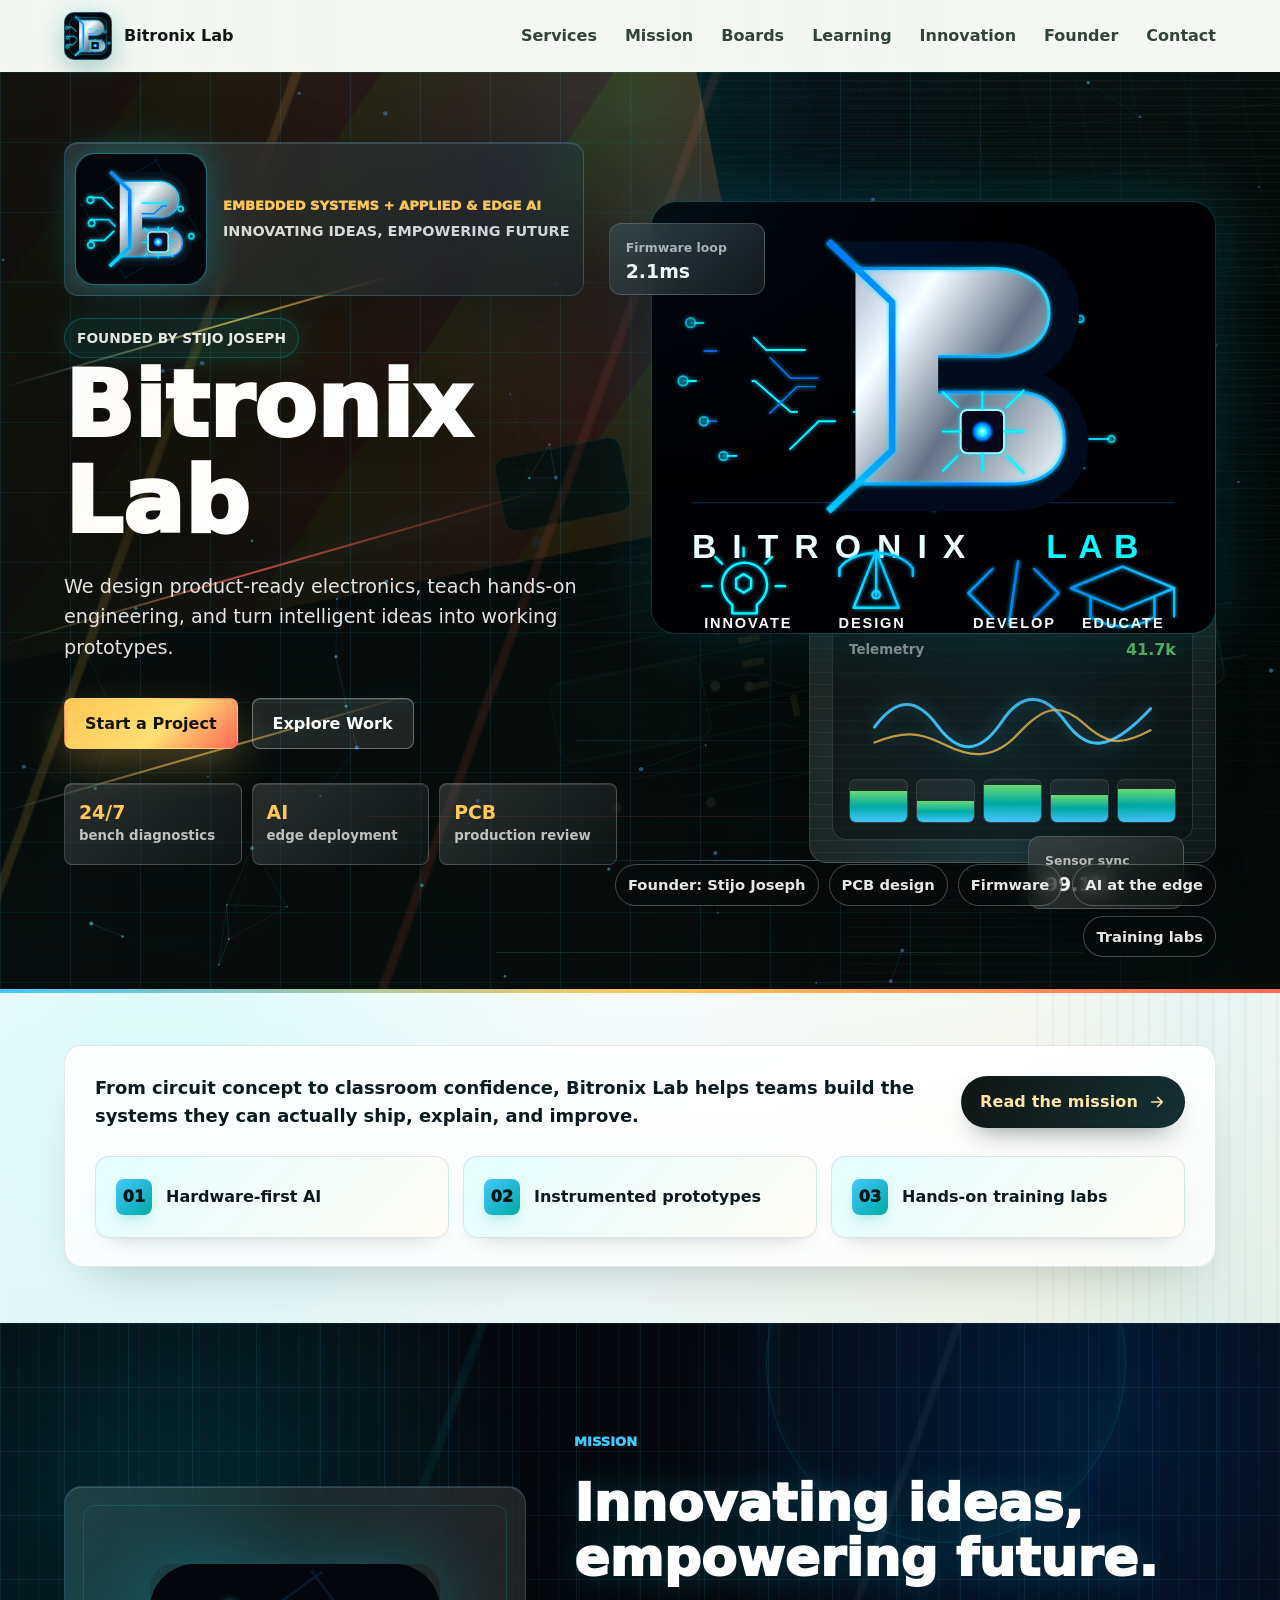
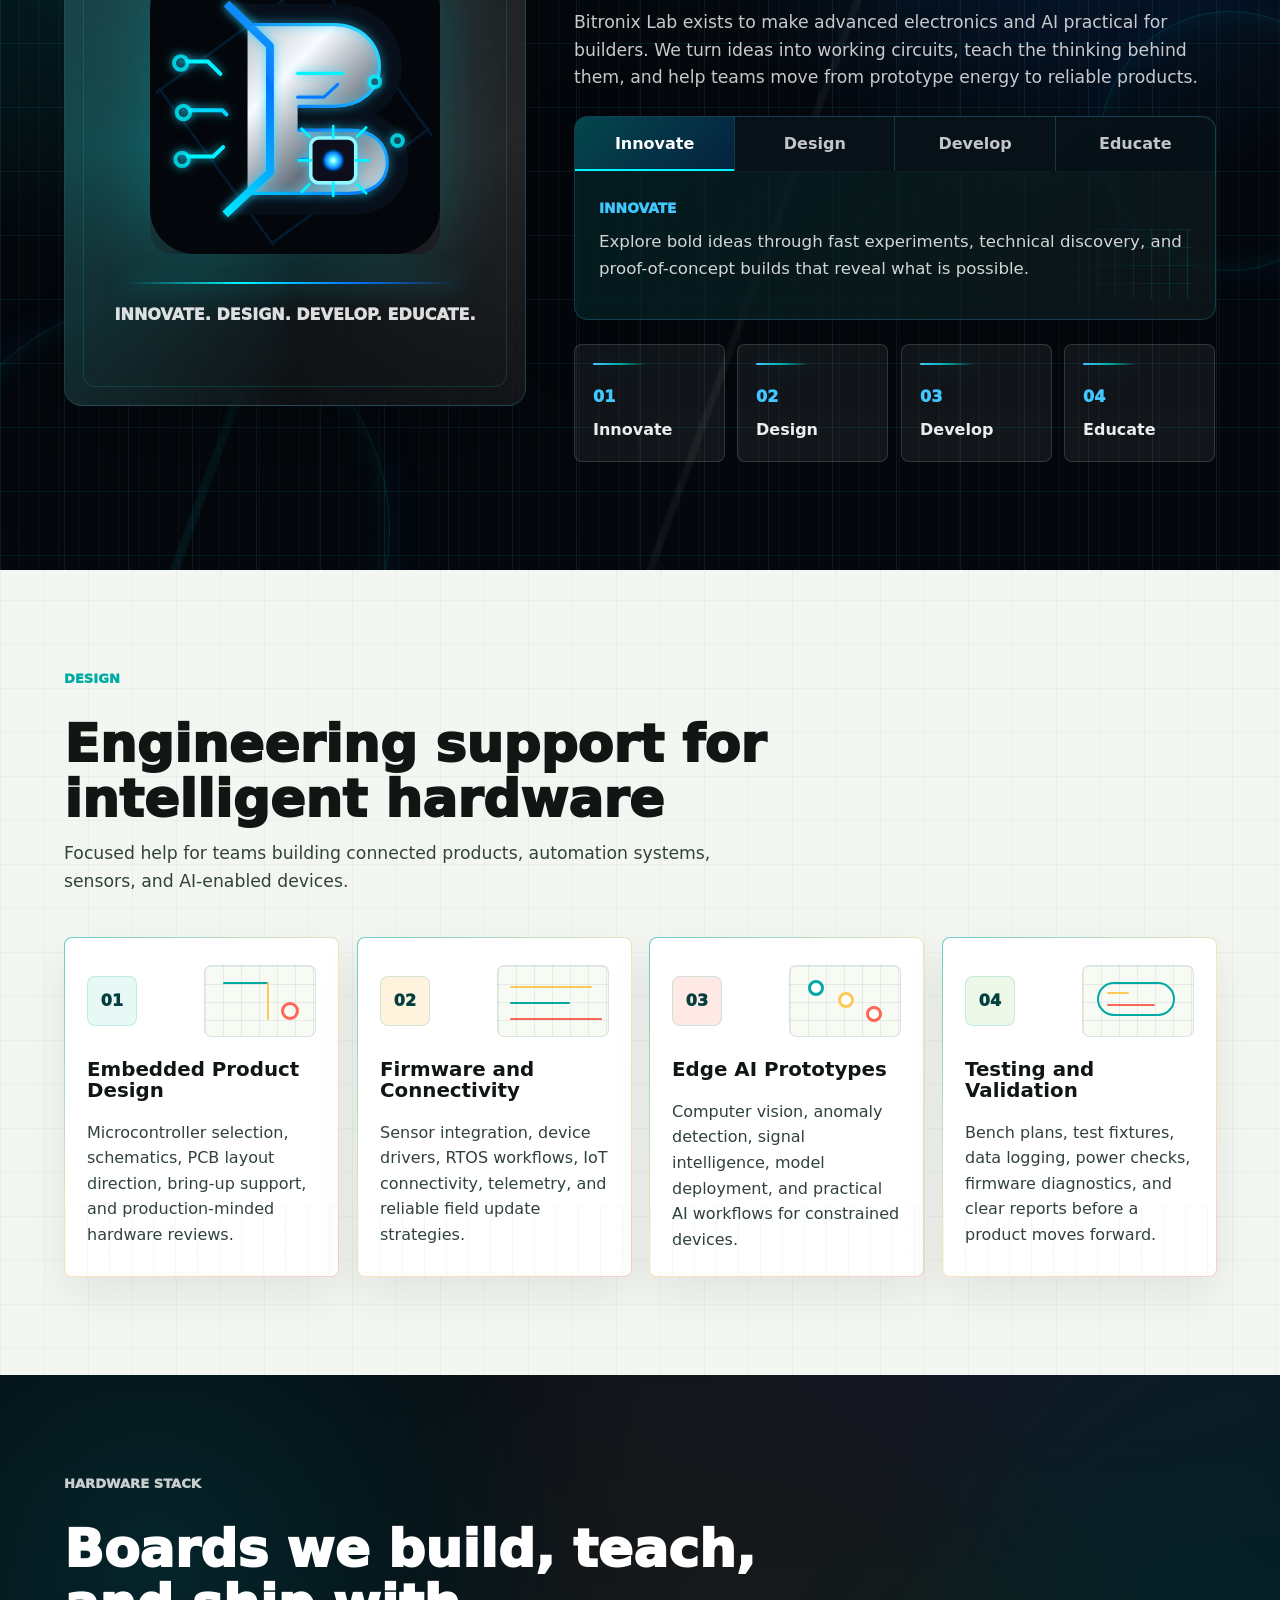
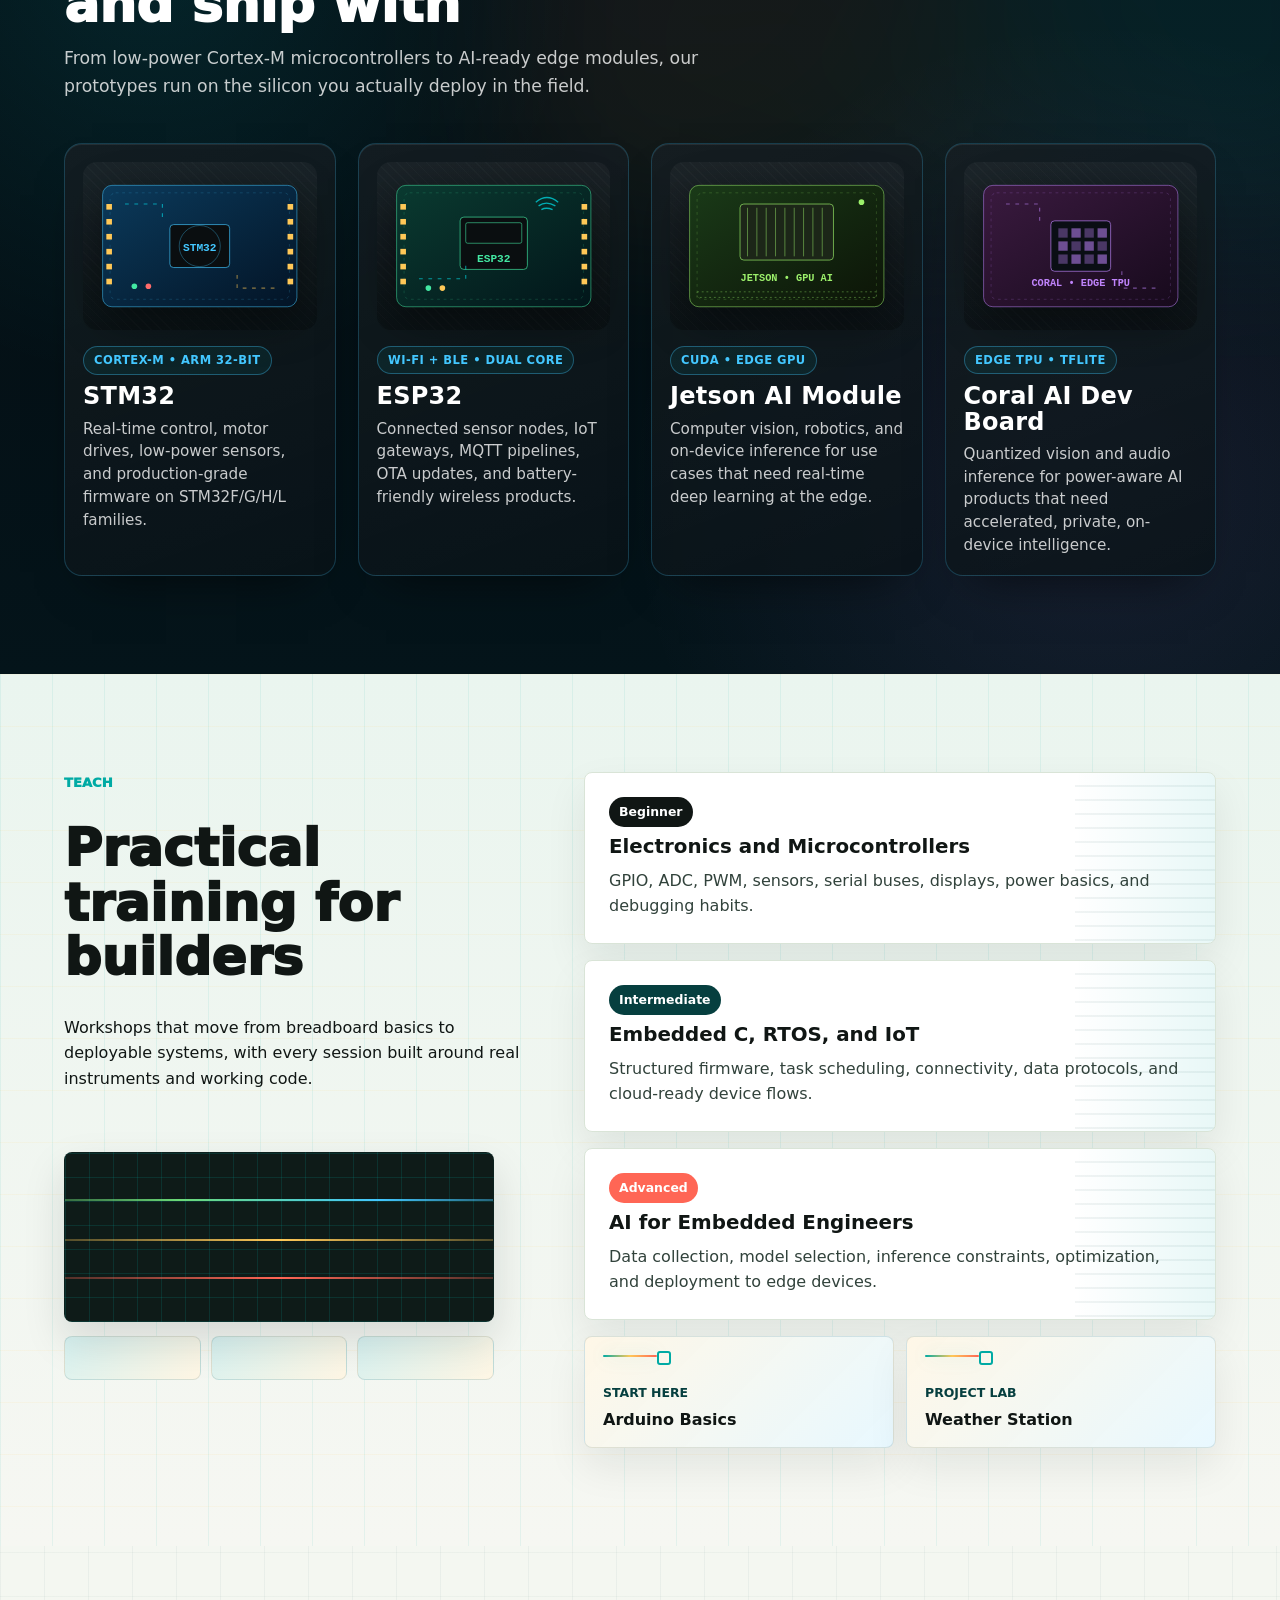
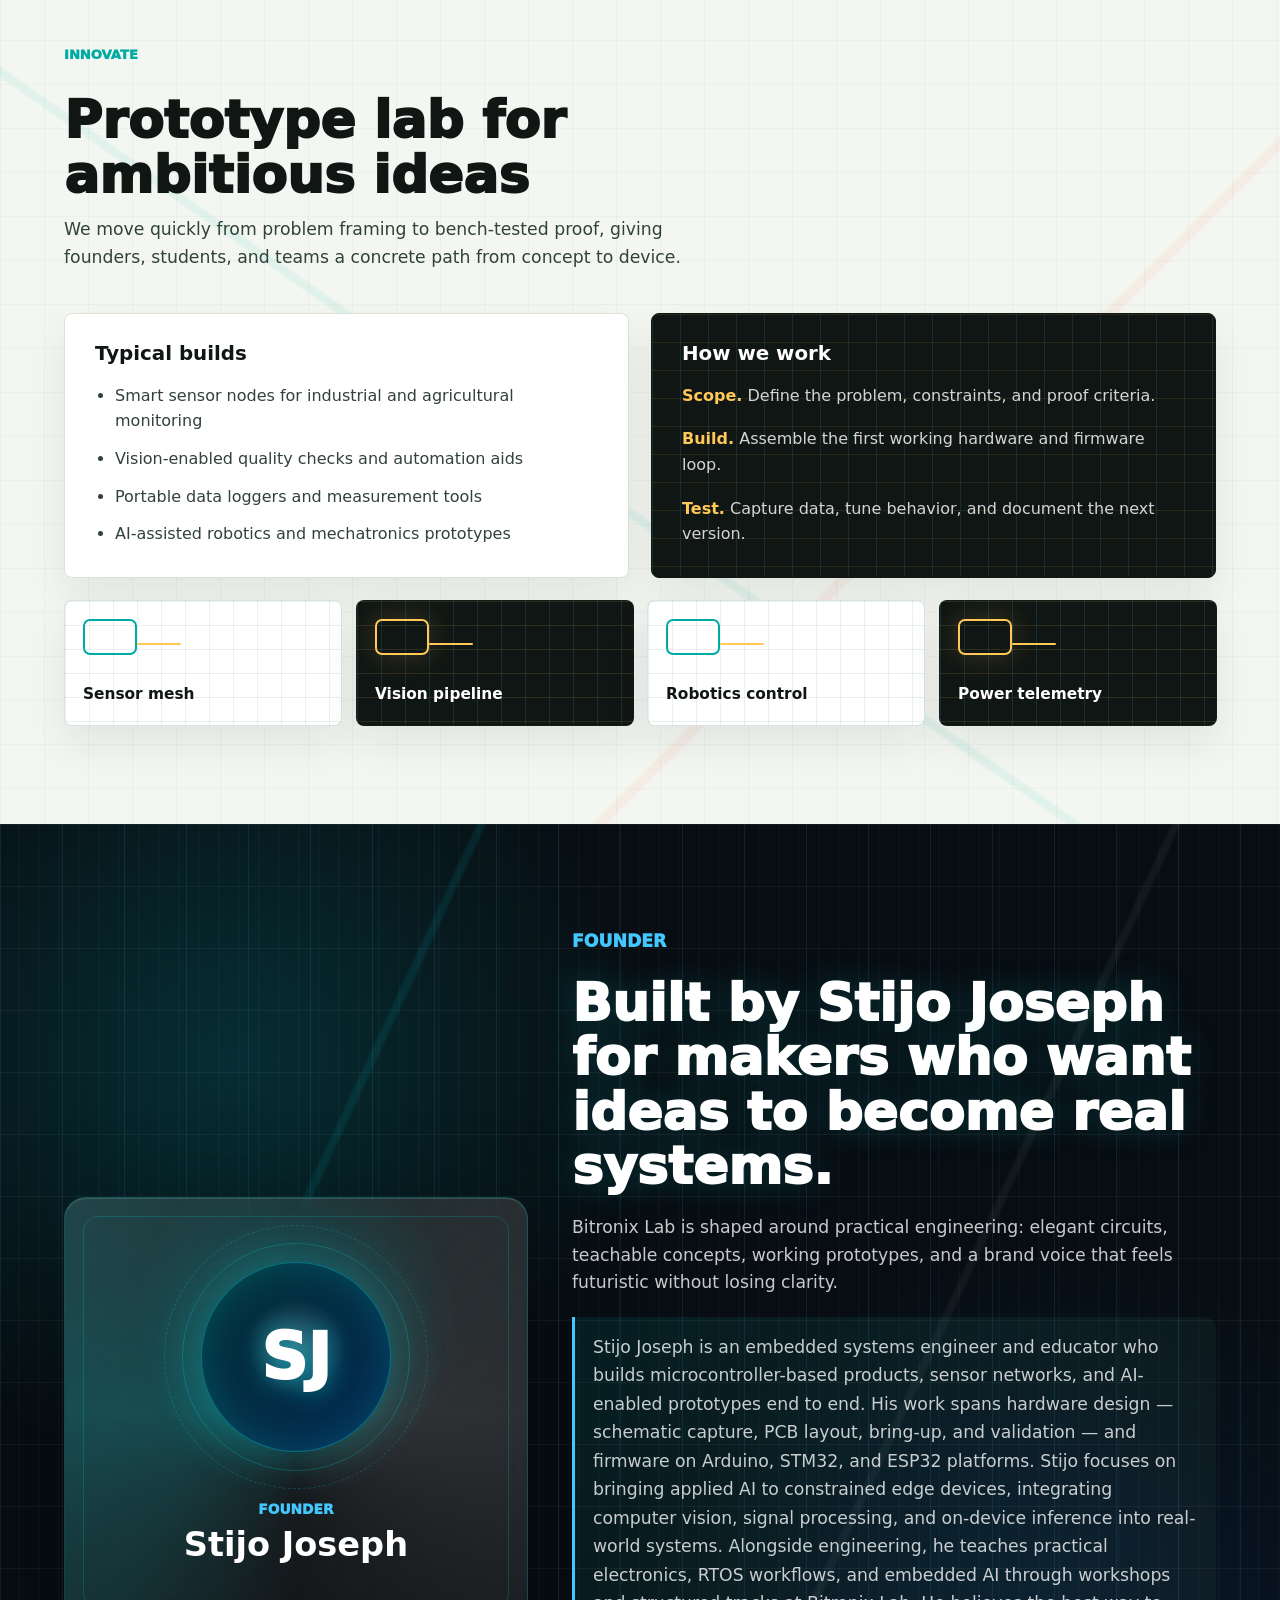
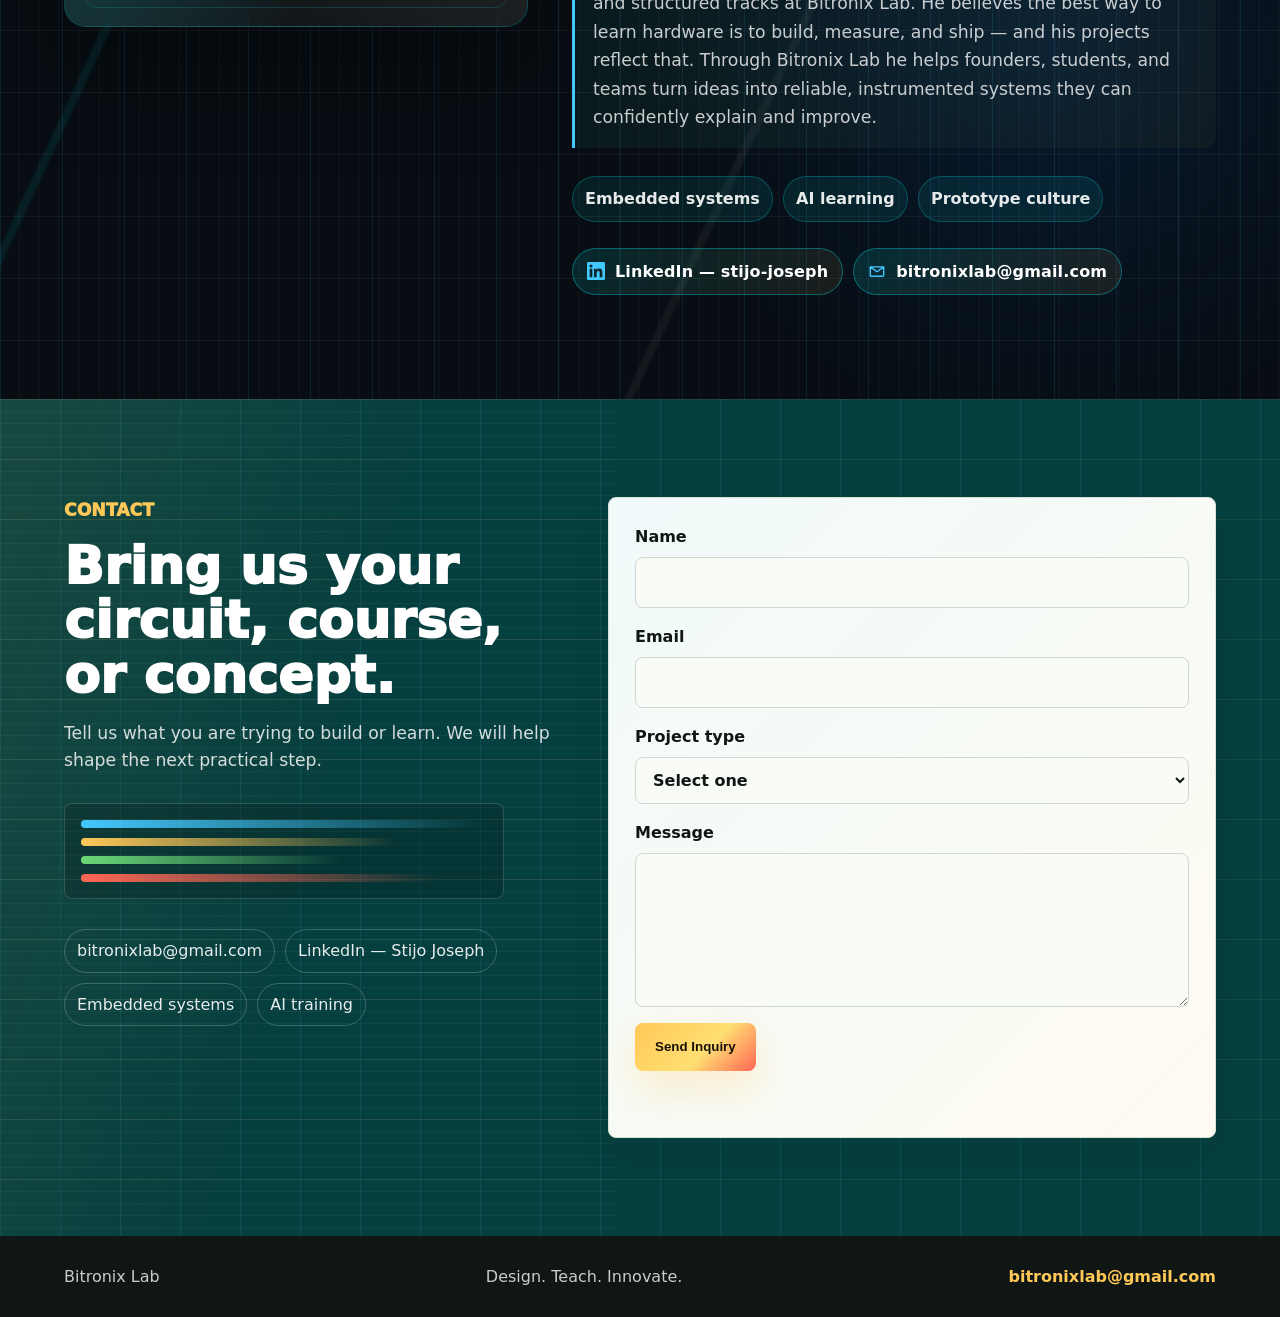
<file: Website/index.html>
<!DOCTYPE html>
<html lang="en">
<head>
  <meta charset="UTF-8">
  <meta name="viewport" content="width=device-width, initial-scale=1.0">
  <meta name="description" content="Bitronix Lab designs embedded systems, teaches practical electronics and AI, and prototypes intelligent products.">
  <title>Bitronix Lab | Embedded Systems and AI</title>
  <link rel="stylesheet" href="styles.css">
</head>
<body>
  <header class="site-header" data-header>
    <a class="brand" href="#top" aria-label="Bitronix Lab home">
      <span class="brand-mark brand-mark-logo">
        <img src="assets/bitronix-logo.svg" alt="" aria-hidden="true">
      </span>
      <span>Bitronix Lab</span>
    </a>

    <button class="nav-toggle" type="button" aria-expanded="false" aria-controls="site-nav" aria-label="Toggle navigation">
      <span></span>
      <span></span>
      <span></span>
    </button>

    <nav class="site-nav" id="site-nav" aria-label="Primary navigation">
      <a href="#services">Services</a>
      <a href="#mission">Mission</a>
      <a href="#boards">Boards</a>
      <a href="#learning">Learning</a>
      <a href="#innovation">Innovation</a>
      <a href="#founder">Founder</a>
      <a href="#contact">Contact</a>
    </nav>
  </header>

  <main id="top">
    <section class="hero" aria-labelledby="hero-title">
      <canvas class="neon-particle-field" data-particle-field aria-hidden="true"></canvas>
      <div class="hero-media" aria-hidden="true"></div>
      <div class="hero-overlay" aria-hidden="true"></div>
      <div class="circuit-field" aria-hidden="true"></div>
      <div class="signal-ribbons" aria-hidden="true">
        <span></span>
        <span></span>
        <span></span>
      </div>

      <div class="hero-content">
        <div class="hero-brand-card">
          <img class="hero-logo" src="assets/bitronix-logo.svg" alt="Bitronix Lab logo">
          <div>
            <p class="eyebrow">Embedded systems + applied &amp; edge AI</p>
            <span class="brand-motto">Innovating ideas, empowering future</span>
          </div>
        </div>
        <p class="founder-kicker">Founded by Stijo Joseph</p>
        <h1 id="hero-title">Bitronix Lab</h1>
        <p class="hero-copy">
          We design product-ready electronics, teach hands-on engineering, and turn intelligent ideas into working prototypes.
        </p>
        <div class="hero-actions" aria-label="Primary actions">
          <a class="button button-primary" href="#contact">Start a Project</a>
          <a class="button button-secondary" href="#services">Explore Work</a>
        </div>
        <div class="hero-metrics" aria-label="Bitronix Lab capabilities">
          <span><strong>24/7</strong><small>bench diagnostics</small></span>
          <span><strong>AI</strong><small>edge deployment</small></span>
          <span><strong>PCB</strong><small>production review</small></span>
        </div>
      </div>

      <div class="hero-visual" aria-hidden="true">
        <div class="hero-lockup-shell" data-magnetic>
          <img class="brand-lockup" src="assets/bitronix-brand-lockup.svg" alt="">
          <span class="lockup-glow"></span>
        </div>

        <div class="lab-device" data-magnetic>
          <div class="device-toolbar">
            <span></span>
            <span></span>
            <span></span>
            <strong>EDGE-AI NODE</strong>
          </div>

          <div class="device-screen">
            <div class="chip-board">
              <span class="trace trace-a"></span>
              <span class="trace trace-b"></span>
              <span class="trace trace-c"></span>
              <span class="trace trace-d"></span>
              <span class="pin pin-a"></span>
              <span class="pin pin-b"></span>
              <span class="pin pin-c"></span>
              <span class="pin pin-d"></span>
              <div class="core-chip">
                <span>BX</span>
              </div>
            </div>

            <div class="signal-panel">
              <div class="signal-header">
                <span>Telemetry</span>
                <strong data-live-value>38.2k</strong>
              </div>
              <svg class="signal-wave" viewBox="0 0 360 120" aria-hidden="true" focusable="false">
                <path d="M0 68 C28 30 54 28 82 66 S138 103 166 61 223 25 250 62 306 102 360 44"></path>
                <path d="M0 88 C38 73 58 74 92 91 S156 111 188 76 242 35 274 64 324 91 360 72"></path>
              </svg>
              <div class="data-bars">
                <span style="--bar: 72%"></span>
                <span style="--bar: 48%"></span>
                <span style="--bar: 86%"></span>
                <span style="--bar: 63%"></span>
                <span style="--bar: 78%"></span>
              </div>
            </div>
          </div>
        </div>

        <div class="floating-readout readout-a">
          <span>Firmware loop</span>
          <strong data-loop-value>1.8ms</strong>
        </div>
        <div class="floating-readout readout-b">
          <span>Sensor sync</span>
          <strong data-sync-value>99.4%</strong>
        </div>
      </div>

      <div class="hero-proof" aria-label="Company focus areas">
        <span>Founder: Stijo Joseph</span>
        <span>PCB design</span>
        <span>Firmware</span>
        <span>AI at the edge</span>
        <span>Training labs</span>
      </div>
    </section>

    <section class="intro-band" aria-label="Bitronix Lab summary">
      <span class="intro-accent" aria-hidden="true"></span>
      <div class="section-inner intro-card">
        <div class="intro-grid">
          <p>From circuit concept to classroom confidence, Bitronix Lab helps teams build the systems they can actually ship, explain, and improve.</p>
          <a class="intro-cta" href="#mission">
            <span>Read the mission</span>
            <svg viewBox="0 0 24 24" aria-hidden="true" focusable="false"><path d="M5 12h13M13 6l6 6-6 6" fill="none" stroke="currentColor" stroke-width="2.2" stroke-linecap="round" stroke-linejoin="round"/></svg>
          </a>
        </div>
        <div class="stat-strip" aria-label="Operating strengths">
          <div>
            <span>01</span>
            <strong>Hardware-first AI</strong>
          </div>
          <div>
            <span>02</span>
            <strong>Instrumented prototypes</strong>
          </div>
          <div>
            <span>03</span>
            <strong>Hands-on training labs</strong>
          </div>
        </div>
      </div>
    </section>

    <section class="mission-section" id="mission" aria-labelledby="mission-title">
      <div class="mission-orbit" aria-hidden="true">
        <span></span>
        <span></span>
        <span></span>
      </div>
      <div class="section-inner mission-layout">
        <div class="mission-logo-panel">
          <img src="assets/bitronix-logo.svg" alt="Bitronix Lab neon circuit logo">
          <div class="mission-line"></div>
          <p>Innovate. Design. Develop. Educate.</p>
        </div>

        <div class="mission-content">
          <p class="eyebrow">Mission</p>
          <h2 id="mission-title">Innovating ideas, empowering future.</h2>
          <p class="mission-copy">
            Bitronix Lab exists to make advanced electronics and AI practical for builders. We turn ideas into working circuits, teach the thinking behind them, and help teams move from prototype energy to reliable products.
          </p>

          <div class="mission-console" data-mission-console>
            <div class="mission-tabs" role="tablist" aria-label="Mission focus areas">
              <button class="mission-tab is-active" type="button" data-mission="innovate" role="tab" aria-selected="true">Innovate</button>
              <button class="mission-tab" type="button" data-mission="design" role="tab" aria-selected="false">Design</button>
              <button class="mission-tab" type="button" data-mission="develop" role="tab" aria-selected="false">Develop</button>
              <button class="mission-tab" type="button" data-mission="educate" role="tab" aria-selected="false">Educate</button>
            </div>
            <div class="mission-display">
              <span class="mission-display-label" data-mission-label>Innovate</span>
              <p data-mission-text>Explore bold ideas through fast experiments, technical discovery, and proof-of-concept builds that reveal what is possible.</p>
            </div>
          </div>

          <div class="mission-values" aria-label="Brand pillars">
            <article>
              <span>01</span>
              <strong>Innovate</strong>
            </article>
            <article>
              <span>02</span>
              <strong>Design</strong>
            </article>
            <article>
              <span>03</span>
              <strong>Develop</strong>
            </article>
            <article>
              <span>04</span>
              <strong>Educate</strong>
            </article>
          </div>
        </div>
      </div>
    </section>

    <section class="section" id="services" aria-labelledby="services-title">
      <div class="section-inner">
        <div class="section-heading">
          <p class="eyebrow">Design</p>
          <h2 id="services-title">Engineering support for intelligent hardware</h2>
          <p>Focused help for teams building connected products, automation systems, sensors, and AI-enabled devices.</p>
        </div>

        <div class="service-grid">
          <article class="service-card">
            <div class="service-top">
              <div class="service-icon">01</div>
              <div class="service-schematic schematic-board" aria-hidden="true"><span></span><span></span><span></span></div>
            </div>
            <h3>Embedded Product Design</h3>
            <p>Microcontroller selection, schematics, PCB layout direction, bring-up support, and production-minded hardware reviews.</p>
          </article>
          <article class="service-card">
            <div class="service-top">
              <div class="service-icon">02</div>
              <div class="service-schematic schematic-wave" aria-hidden="true"><span></span><span></span><span></span></div>
            </div>
            <h3>Firmware and Connectivity</h3>
            <p>Sensor integration, device drivers, RTOS workflows, IoT connectivity, telemetry, and reliable field update strategies.</p>
          </article>
          <article class="service-card">
            <div class="service-top">
              <div class="service-icon">03</div>
              <div class="service-schematic schematic-ai" aria-hidden="true"><span></span><span></span><span></span></div>
            </div>
            <h3>Edge AI Prototypes</h3>
            <p>Computer vision, anomaly detection, signal intelligence, model deployment, and practical AI workflows for constrained devices.</p>
          </article>
          <article class="service-card">
            <div class="service-top">
              <div class="service-icon">04</div>
              <div class="service-schematic schematic-test" aria-hidden="true"><span></span><span></span><span></span></div>
            </div>
            <h3>Testing and Validation</h3>
            <p>Bench plans, test fixtures, data logging, power checks, firmware diagnostics, and clear reports before a product moves forward.</p>
          </article>
        </div>
      </div>
    </section>

    <section class="section boards-section" id="boards" aria-labelledby="boards-title">
      <div class="boards-aurora" aria-hidden="true"></div>
      <div class="section-inner">
        <div class="section-heading">
          <p class="eyebrow">Hardware Stack</p>
          <h2 id="boards-title">Boards we build, teach, and ship with</h2>
          <p>From low-power Cortex-M microcontrollers to AI-ready edge modules, our prototypes run on the silicon you actually deploy in the field.</p>
        </div>

        <div class="boards-grid">
          <article class="board-card reveal-up" data-board-tilt>
            <div class="board-glow" aria-hidden="true"></div>
            <div class="board-stage" aria-hidden="true">
              <svg class="board-svg" viewBox="0 0 220 150" role="img" aria-label="STM32 development board illustration">
                <defs>
                  <linearGradient id="bg-stm" x1="0" x2="1" y1="0" y2="1">
                    <stop offset="0" stop-color="#0b3a5b"/>
                    <stop offset="1" stop-color="#031426"/>
                  </linearGradient>
                </defs>
                <rect x="6" y="10" width="208" height="130" rx="10" fill="url(#bg-stm)" stroke="#43c7ff" stroke-opacity="0.55"/>
                <rect x="14" y="18" width="192" height="114" rx="6" fill="none" stroke="#43c7ff" stroke-opacity="0.18" stroke-dasharray="3 4"/>
                <g class="board-pins">
                  <rect x="10" y="30" width="6" height="6" fill="#ffc857"/><rect x="10" y="46" width="6" height="6" fill="#ffc857"/><rect x="10" y="62" width="6" height="6" fill="#ffc857"/><rect x="10" y="78" width="6" height="6" fill="#ffc857"/><rect x="10" y="94" width="6" height="6" fill="#ffc857"/><rect x="10" y="110" width="6" height="6" fill="#ffc857"/>
                  <rect x="204" y="30" width="6" height="6" fill="#ffc857"/><rect x="204" y="46" width="6" height="6" fill="#ffc857"/><rect x="204" y="62" width="6" height="6" fill="#ffc857"/><rect x="204" y="78" width="6" height="6" fill="#ffc857"/><rect x="204" y="94" width="6" height="6" fill="#ffc857"/><rect x="204" y="110" width="6" height="6" fill="#ffc857"/>
                </g>
                <rect x="78" y="52" width="64" height="46" rx="4" fill="#0a0e10" stroke="#43c7ff" stroke-opacity="0.7"/>
                <text x="110" y="80" text-anchor="middle" fill="#43c7ff" font-family="monospace" font-size="12" font-weight="700">STM32</text>
                <circle cx="110" cy="75" r="22" fill="none" stroke="#43c7ff" stroke-opacity="0.35" class="board-ring"/>
                <path d="M30 30 H70 V50" fill="none" stroke="#00f5ff" stroke-opacity="0.55" stroke-width="1.2" class="board-trace"/>
                <path d="M190 120 H150 V100" fill="none" stroke="#ffc857" stroke-opacity="0.55" stroke-width="1.2" class="board-trace"/>
                <circle cx="40" cy="118" r="3" fill="#43e8a3" class="board-led"/>
                <circle cx="55" cy="118" r="3" fill="#ff6b6b" class="board-led"/>
              </svg>
            </div>
            <div class="board-meta">
              <span class="board-tag">Cortex-M • Arm 32-bit</span>
              <h3>STM32</h3>
              <p>Real-time control, motor drives, low-power sensors, and production-grade firmware on STM32F/G/H/L families.</p>
            </div>
          </article>

          <article class="board-card reveal-up" data-board-tilt>
            <div class="board-glow" aria-hidden="true"></div>
            <div class="board-stage" aria-hidden="true">
              <svg class="board-svg" viewBox="0 0 220 150" role="img" aria-label="ESP32 development board illustration">
                <defs>
                  <linearGradient id="bg-esp" x1="0" x2="1" y1="0" y2="1">
                    <stop offset="0" stop-color="#0a3a30"/>
                    <stop offset="1" stop-color="#02161a"/>
                  </linearGradient>
                </defs>
                <rect x="6" y="10" width="208" height="130" rx="10" fill="url(#bg-esp)" stroke="#43e8a3" stroke-opacity="0.55"/>
                <rect x="14" y="18" width="192" height="114" rx="6" fill="none" stroke="#43e8a3" stroke-opacity="0.18" stroke-dasharray="3 4"/>
                <g class="board-pins">
                  <rect x="10" y="30" width="6" height="6" fill="#ffc857"/><rect x="10" y="46" width="6" height="6" fill="#ffc857"/><rect x="10" y="62" width="6" height="6" fill="#ffc857"/><rect x="10" y="78" width="6" height="6" fill="#ffc857"/><rect x="10" y="94" width="6" height="6" fill="#ffc857"/><rect x="10" y="110" width="6" height="6" fill="#ffc857"/>
                  <rect x="204" y="30" width="6" height="6" fill="#ffc857"/><rect x="204" y="46" width="6" height="6" fill="#ffc857"/><rect x="204" y="62" width="6" height="6" fill="#ffc857"/><rect x="204" y="78" width="6" height="6" fill="#ffc857"/><rect x="204" y="94" width="6" height="6" fill="#ffc857"/><rect x="204" y="110" width="6" height="6" fill="#ffc857"/>
                </g>
                <rect x="74" y="44" width="72" height="56" rx="4" fill="#0a0e10" stroke="#43e8a3" stroke-opacity="0.7"/>
                <rect x="80" y="50" width="60" height="22" rx="2" fill="none" stroke="#43e8a3" stroke-opacity="0.6"/>
                <text x="110" y="92" text-anchor="middle" fill="#43e8a3" font-family="monospace" font-size="12" font-weight="700">ESP32</text>
                <path d="M155 28 q12 -10 24 0 M158 32 q8 -6 18 0 M161 36 q5 -3 12 0" fill="none" stroke="#00f5ff" stroke-opacity="0.65" stroke-width="1.4" class="board-wifi"/>
                <path d="M30 110 H80 V96" fill="none" stroke="#00f5ff" stroke-opacity="0.55" stroke-width="1.2" class="board-trace"/>
                <circle cx="40" cy="120" r="3" fill="#43e8a3" class="board-led"/>
                <circle cx="55" cy="120" r="3" fill="#ffc857" class="board-led"/>
              </svg>
            </div>
            <div class="board-meta">
              <span class="board-tag">Wi-Fi + BLE • Dual core</span>
              <h3>ESP32</h3>
              <p>Connected sensor nodes, IoT gateways, MQTT pipelines, OTA updates, and battery-friendly wireless products.</p>
            </div>
          </article>

          <article class="board-card reveal-up" data-board-tilt>
            <div class="board-glow" aria-hidden="true"></div>
            <div class="board-stage" aria-hidden="true">
              <svg class="board-svg" viewBox="0 0 220 150" role="img" aria-label="Jetson AI module illustration">
                <defs>
                  <linearGradient id="bg-jet" x1="0" x2="1" y1="0" y2="1">
                    <stop offset="0" stop-color="#1a3a18"/>
                    <stop offset="1" stop-color="#0c1407"/>
                  </linearGradient>
                </defs>
                <rect x="6" y="10" width="208" height="130" rx="10" fill="url(#bg-jet)" stroke="#9cf06b" stroke-opacity="0.55"/>
                <rect x="14" y="18" width="192" height="114" rx="6" fill="none" stroke="#9cf06b" stroke-opacity="0.2" stroke-dasharray="3 4"/>
                <g class="board-heatsink">
                  <rect x="60" y="30" width="100" height="60" rx="4" fill="#1c2618" stroke="#9cf06b" stroke-opacity="0.7"/>
                  <line x1="68" y1="34" x2="68" y2="86" stroke="#9cf06b" stroke-opacity="0.5"/>
                  <line x1="78" y1="34" x2="78" y2="86" stroke="#9cf06b" stroke-opacity="0.5"/>
                  <line x1="88" y1="34" x2="88" y2="86" stroke="#9cf06b" stroke-opacity="0.5"/>
                  <line x1="98" y1="34" x2="98" y2="86" stroke="#9cf06b" stroke-opacity="0.5"/>
                  <line x1="108" y1="34" x2="108" y2="86" stroke="#9cf06b" stroke-opacity="0.5"/>
                  <line x1="118" y1="34" x2="118" y2="86" stroke="#9cf06b" stroke-opacity="0.5"/>
                  <line x1="128" y1="34" x2="128" y2="86" stroke="#9cf06b" stroke-opacity="0.5"/>
                  <line x1="138" y1="34" x2="138" y2="86" stroke="#9cf06b" stroke-opacity="0.5"/>
                  <line x1="148" y1="34" x2="148" y2="86" stroke="#9cf06b" stroke-opacity="0.5"/>
                </g>
                <text x="110" y="112" text-anchor="middle" fill="#9cf06b" font-family="monospace" font-size="11" font-weight="700">JETSON • GPU AI</text>
                <rect x="14" y="124" width="192" height="6" fill="none" stroke="#9cf06b" stroke-opacity="0.4" stroke-dasharray="2 3"/>
                <circle cx="190" cy="28" r="3" fill="#9cf06b" class="board-led"/>
              </svg>
            </div>
            <div class="board-meta">
              <span class="board-tag">CUDA • Edge GPU</span>
              <h3>Jetson AI Module</h3>
              <p>Computer vision, robotics, and on-device inference for use cases that need real-time deep learning at the edge.</p>
            </div>
          </article>

          <article class="board-card reveal-up" data-board-tilt>
            <div class="board-glow" aria-hidden="true"></div>
            <div class="board-stage" aria-hidden="true">
              <svg class="board-svg" viewBox="0 0 220 150" role="img" aria-label="Coral / TPU AI dev board illustration">
                <defs>
                  <linearGradient id="bg-tpu" x1="0" x2="1" y1="0" y2="1">
                    <stop offset="0" stop-color="#3a1a3f"/>
                    <stop offset="1" stop-color="#170a1c"/>
                  </linearGradient>
                </defs>
                <rect x="6" y="10" width="208" height="130" rx="10" fill="url(#bg-tpu)" stroke="#c084fc" stroke-opacity="0.55"/>
                <rect x="14" y="18" width="192" height="114" rx="6" fill="none" stroke="#c084fc" stroke-opacity="0.2" stroke-dasharray="3 4"/>
                <rect x="78" y="48" width="64" height="54" rx="4" fill="#0a0e14" stroke="#c084fc" stroke-opacity="0.7"/>
                <g class="tpu-grid">
                  <rect x="86" y="56" width="10" height="10" fill="#c084fc" fill-opacity="0.35"/>
                  <rect x="100" y="56" width="10" height="10" fill="#c084fc" fill-opacity="0.55"/>
                  <rect x="114" y="56" width="10" height="10" fill="#c084fc" fill-opacity="0.35"/>
                  <rect x="128" y="56" width="10" height="10" fill="#c084fc" fill-opacity="0.55"/>
                  <rect x="86" y="70" width="10" height="10" fill="#c084fc" fill-opacity="0.55"/>
                  <rect x="100" y="70" width="10" height="10" fill="#c084fc" fill-opacity="0.35"/>
                  <rect x="114" y="70" width="10" height="10" fill="#c084fc" fill-opacity="0.55"/>
                  <rect x="128" y="70" width="10" height="10" fill="#c084fc" fill-opacity="0.35"/>
                  <rect x="86" y="84" width="10" height="10" fill="#c084fc" fill-opacity="0.35"/>
                  <rect x="100" y="84" width="10" height="10" fill="#c084fc" fill-opacity="0.55"/>
                  <rect x="114" y="84" width="10" height="10" fill="#c084fc" fill-opacity="0.35"/>
                  <rect x="128" y="84" width="10" height="10" fill="#c084fc" fill-opacity="0.55"/>
                </g>
                <text x="110" y="118" text-anchor="middle" fill="#c084fc" font-family="monospace" font-size="11" font-weight="700">CORAL • EDGE TPU</text>
                <path d="M30 30 H66 V50" fill="none" stroke="#c084fc" stroke-opacity="0.55" stroke-width="1.2" class="board-trace"/>
                <path d="M190 120 H154 V100" fill="none" stroke="#c084fc" stroke-opacity="0.55" stroke-width="1.2" class="board-trace"/>
              </svg>
            </div>
            <div class="board-meta">
              <span class="board-tag">Edge TPU • TFLite</span>
              <h3>Coral AI Dev Board</h3>
              <p>Quantized vision and audio inference for power-aware AI products that need accelerated, private, on-device intelligence.</p>
            </div>
          </article>
        </div>
      </div>
    </section>

    <section class="learning-section" id="learning" aria-labelledby="learning-title">
      <div class="section-inner learning-layout">
        <div class="section-heading compact">
          <p class="eyebrow">Teach</p>
          <h2 id="learning-title">Practical training for builders</h2>
          <p>Workshops that move from breadboard basics to deployable systems, with every session built around real instruments and working code.</p>
          <div class="learning-visual" aria-hidden="true">
            <div class="scope-screen">
              <span></span>
              <span></span>
              <span></span>
            </div>
            <div class="module-stack">
              <span></span>
              <span></span>
              <span></span>
            </div>
          </div>
        </div>

        <div class="learning-stack">
          <div class="track-list" aria-label="Training tracks">
            <article class="track">
              <span>Beginner</span>
              <h3>Electronics and Microcontrollers</h3>
              <p>GPIO, ADC, PWM, sensors, serial buses, displays, power basics, and debugging habits.</p>
            </article>
            <article class="track">
              <span>Intermediate</span>
              <h3>Embedded C, RTOS, and IoT</h3>
              <p>Structured firmware, task scheduling, connectivity, data protocols, and cloud-ready device flows.</p>
            </article>
            <article class="track">
              <span>Advanced</span>
              <h3>AI for Embedded Engineers</h3>
              <p>Data collection, model selection, inference constraints, optimization, and deployment to edge devices.</p>
            </article>
          </div>

          <div class="tutorial-links" aria-label="Featured tutorials">
            <a class="tutorial-link" href="../tutorials/arduino-basics.html">
              <span>Start here</span>
              <strong>Arduino Basics</strong>
            </a>
            <a class="tutorial-link" href="../tutorials/weather-station.html">
              <span>Project lab</span>
              <strong>Weather Station</strong>
            </a>
          </div>
        </div>
      </div>
    </section>

    <section class="section innovation" id="innovation" aria-labelledby="innovation-title">
      <div class="section-inner">
        <div class="section-heading">
          <p class="eyebrow">Innovate</p>
          <h2 id="innovation-title">Prototype lab for ambitious ideas</h2>
          <p>We move quickly from problem framing to bench-tested proof, giving founders, students, and teams a concrete path from concept to device.</p>
        </div>

        <div class="innovation-grid">
          <div class="innovation-panel">
            <h3>Typical builds</h3>
            <ul>
              <li>Smart sensor nodes for industrial and agricultural monitoring</li>
              <li>Vision-enabled quality checks and automation aids</li>
              <li>Portable data loggers and measurement tools</li>
              <li>AI-assisted robotics and mechatronics prototypes</li>
            </ul>
          </div>
          <div class="innovation-panel accent">
            <h3>How we work</h3>
            <div class="process-list">
              <p><strong>Scope.</strong> Define the problem, constraints, and proof criteria.</p>
              <p><strong>Build.</strong> Assemble the first working hardware and firmware loop.</p>
              <p><strong>Test.</strong> Capture data, tune behavior, and document the next version.</p>
            </div>
          </div>
        </div>

        <div class="prototype-wall" aria-hidden="true">
          <div class="wall-module">
            <span></span>
            <strong>Sensor mesh</strong>
          </div>
          <div class="wall-module active">
            <span></span>
            <strong>Vision pipeline</strong>
          </div>
          <div class="wall-module">
            <span></span>
            <strong>Robotics control</strong>
          </div>
          <div class="wall-module active">
            <span></span>
            <strong>Power telemetry</strong>
          </div>
        </div>
      </div>
    </section>

    <section class="founder-section" id="founder" aria-labelledby="founder-title">
      <div class="section-inner founder-layout">
        <div class="founder-card" data-magnetic>
          <div class="founder-avatar" aria-hidden="true">
            <span>SJ</span>
          </div>
          <div class="founder-signature">
            <span>Founder</span>
            <strong>Stijo Joseph</strong>
          </div>
        </div>

        <div class="founder-copy">
          <p class="eyebrow">Founder</p>
          <h2 id="founder-title">Built by Stijo Joseph for makers who want ideas to become real systems.</h2>
          <p>
            Bitronix Lab is shaped around practical engineering: elegant circuits, teachable concepts, working prototypes, and a brand voice that feels futuristic without losing clarity.
          </p>
          <p class="founder-bio">
            Stijo Joseph is an embedded systems engineer and educator who builds microcontroller-based products, sensor networks, and AI-enabled prototypes end to end. His work spans hardware design — schematic capture, PCB layout, bring-up, and validation — and firmware on Arduino, STM32, and ESP32 platforms. Stijo focuses on bringing applied AI to constrained edge devices, integrating computer vision, signal processing, and on-device inference into real-world systems. Alongside engineering, he teaches practical electronics, RTOS workflows, and embedded AI through workshops and structured tracks at Bitronix Lab. He believes the best way to learn hardware is to build, measure, and ship — and his projects reflect that. Through Bitronix Lab he helps founders, students, and teams turn ideas into reliable, instrumented systems they can confidently explain and improve.
          </p>
          <div class="founder-stats" aria-label="Founder focus areas">
            <span>Embedded systems</span>
            <span>AI learning</span>
            <span>Prototype culture</span>
          </div>
          <div class="founder-links" aria-label="Founder links">
            <a class="founder-link" href="https://www.linkedin.com/in/stijo-joseph-8678051ab" target="_blank" rel="noopener noreferrer">
              <svg viewBox="0 0 24 24" aria-hidden="true" focusable="false"><path fill="currentColor" d="M20.45 20.45h-3.56v-5.57c0-1.33-.02-3.04-1.85-3.04-1.86 0-2.14 1.45-2.14 2.95v5.66H9.34V9h3.42v1.56h.05c.48-.9 1.65-1.85 3.39-1.85 3.62 0 4.29 2.39 4.29 5.5v6.24zM5.34 7.43a2.07 2.07 0 1 1 0-4.14 2.07 2.07 0 0 1 0 4.14zM7.12 20.45H3.56V9h3.56v11.45zM22.23 0H1.77C.79 0 0 .77 0 1.72v20.56C0 23.23.79 24 1.77 24h20.46C23.21 24 24 23.23 24 22.28V1.72C24 .77 23.21 0 22.23 0z"/></svg>
              <span>LinkedIn — stijo-joseph</span>
            </a>
            <a class="founder-link" href="mailto:bitronixlab@gmail.com">
              <svg viewBox="0 0 24 24" aria-hidden="true" focusable="false"><path fill="none" stroke="currentColor" stroke-width="1.8" stroke-linecap="round" stroke-linejoin="round" d="M3 6.5h18v11a1.5 1.5 0 0 1-1.5 1.5h-15A1.5 1.5 0 0 1 3 17.5v-11Zm0 0 9 6.5 9-6.5"/></svg>
              <span>bitronixlab@gmail.com</span>
            </a>
          </div>
        </div>
      </div>
    </section>

    <section class="contact-section" id="contact" aria-labelledby="contact-title">
      <div class="section-inner contact-layout">
        <div>
          <p class="eyebrow">Contact</p>
          <h2 id="contact-title">Bring us your circuit, course, or concept.</h2>
          <p>Tell us what you are trying to build or learn. We will help shape the next practical step.</p>
          <div class="contact-signal" aria-hidden="true">
            <span></span>
            <span></span>
            <span></span>
            <span></span>
          </div>
          <div class="contact-details">
            <a href="mailto:bitronixlab@gmail.com">bitronixlab@gmail.com</a>
            <a href="https://www.linkedin.com/in/stijo-joseph-8678051ab" target="_blank" rel="noopener noreferrer">LinkedIn — Stijo Joseph</a>
            <span>Embedded systems</span>
            <span>AI training</span>
          </div>
        </div>

        <form class="contact-form" data-contact-form>
          <label>
            <span>Name</span>
            <input type="text" name="name" autocomplete="name" required>
          </label>
          <label>
            <span>Email</span>
            <input type="email" name="email" autocomplete="email" required>
          </label>
          <label>
            <span>Project type</span>
            <select name="type" required>
              <option value="">Select one</option>
              <option>Embedded design</option>
              <option>Training workshop</option>
              <option>AI prototype</option>
              <option>Product review</option>
            </select>
          </label>
          <label>
            <span>Message</span>
            <textarea name="message" rows="5" required></textarea>
          </label>
          <button class="button button-primary" type="submit">Send Inquiry</button>
          <p class="form-status" data-form-status role="status" aria-live="polite"></p>
        </form>
      </div>
    </section>
  </main>

  <footer class="site-footer">
    <div class="section-inner footer-grid">
      <p>Bitronix Lab</p>
      <p>Design. Teach. Innovate.</p>
      <p><a href="mailto:bitronixlab@gmail.com">bitronixlab@gmail.com</a></p>
    </div>
  </footer>

  <script src="script.js"></script>
</body>
</html>
</file>
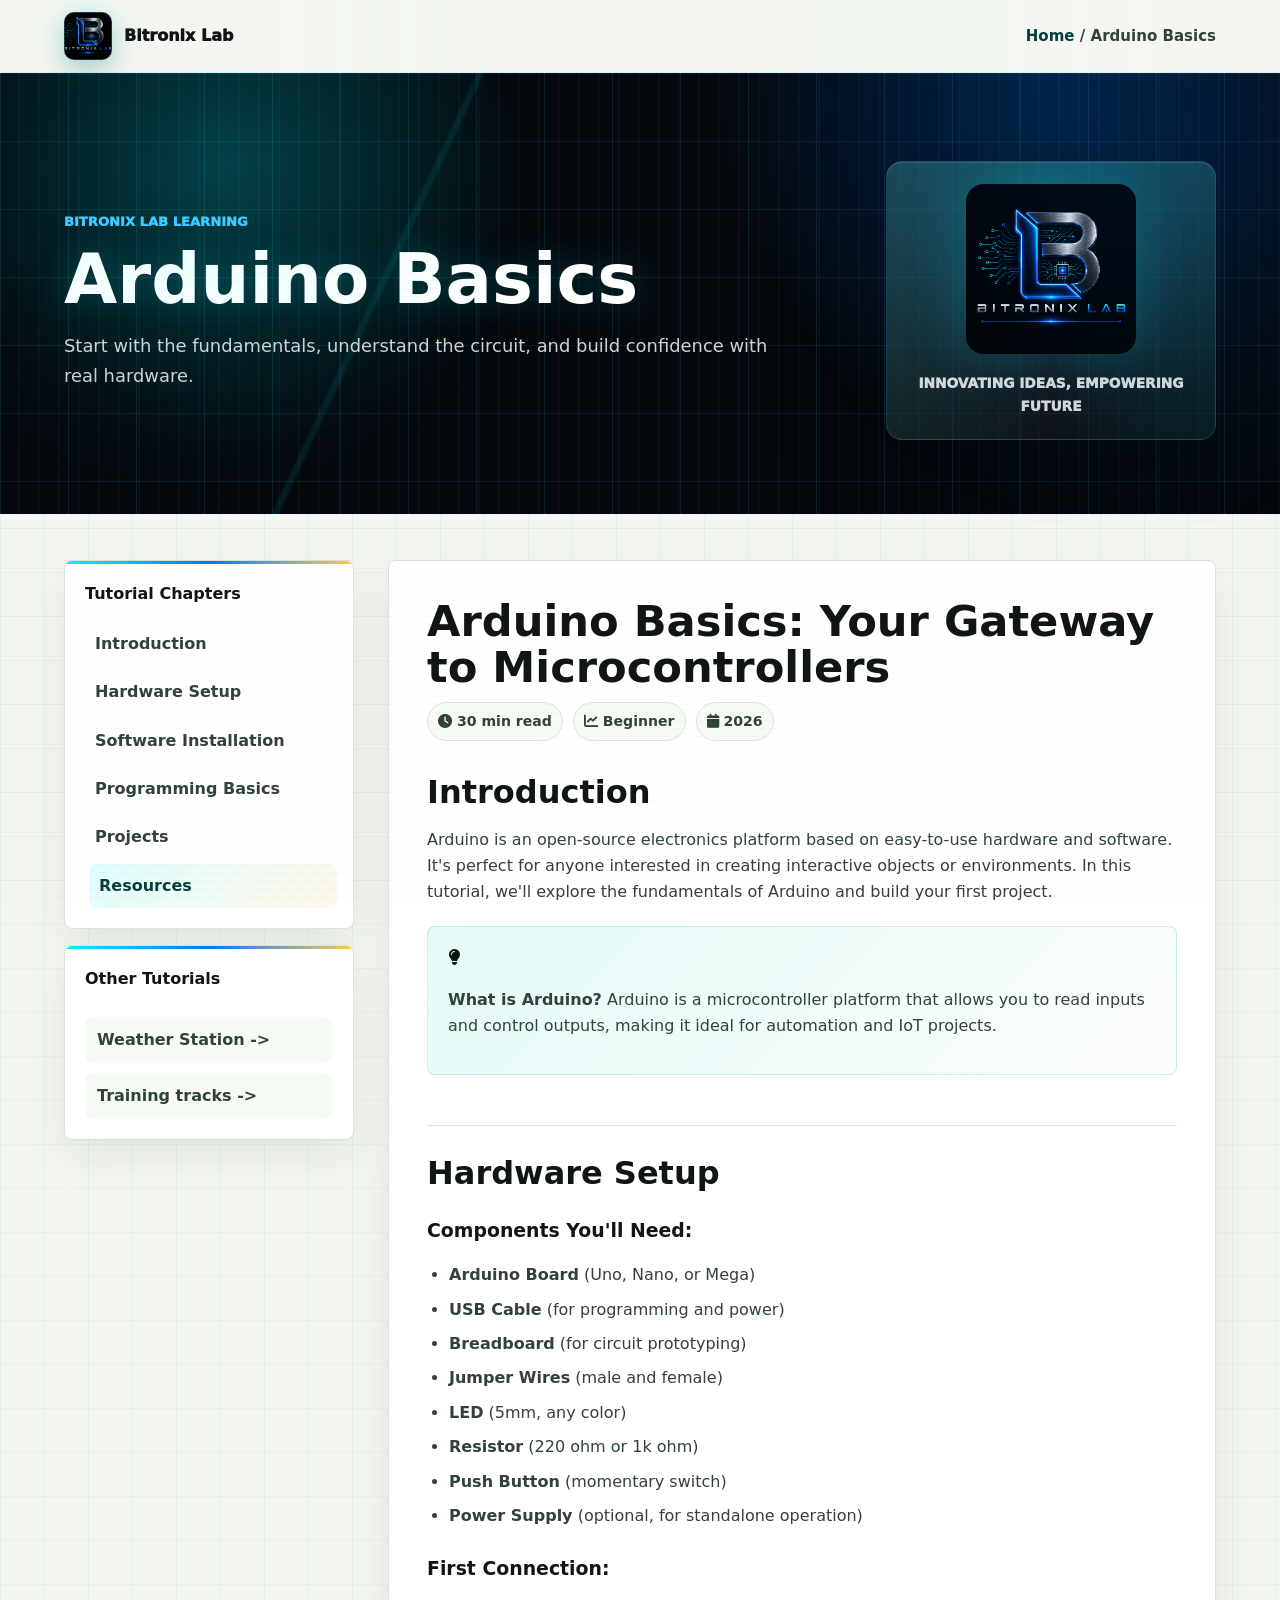
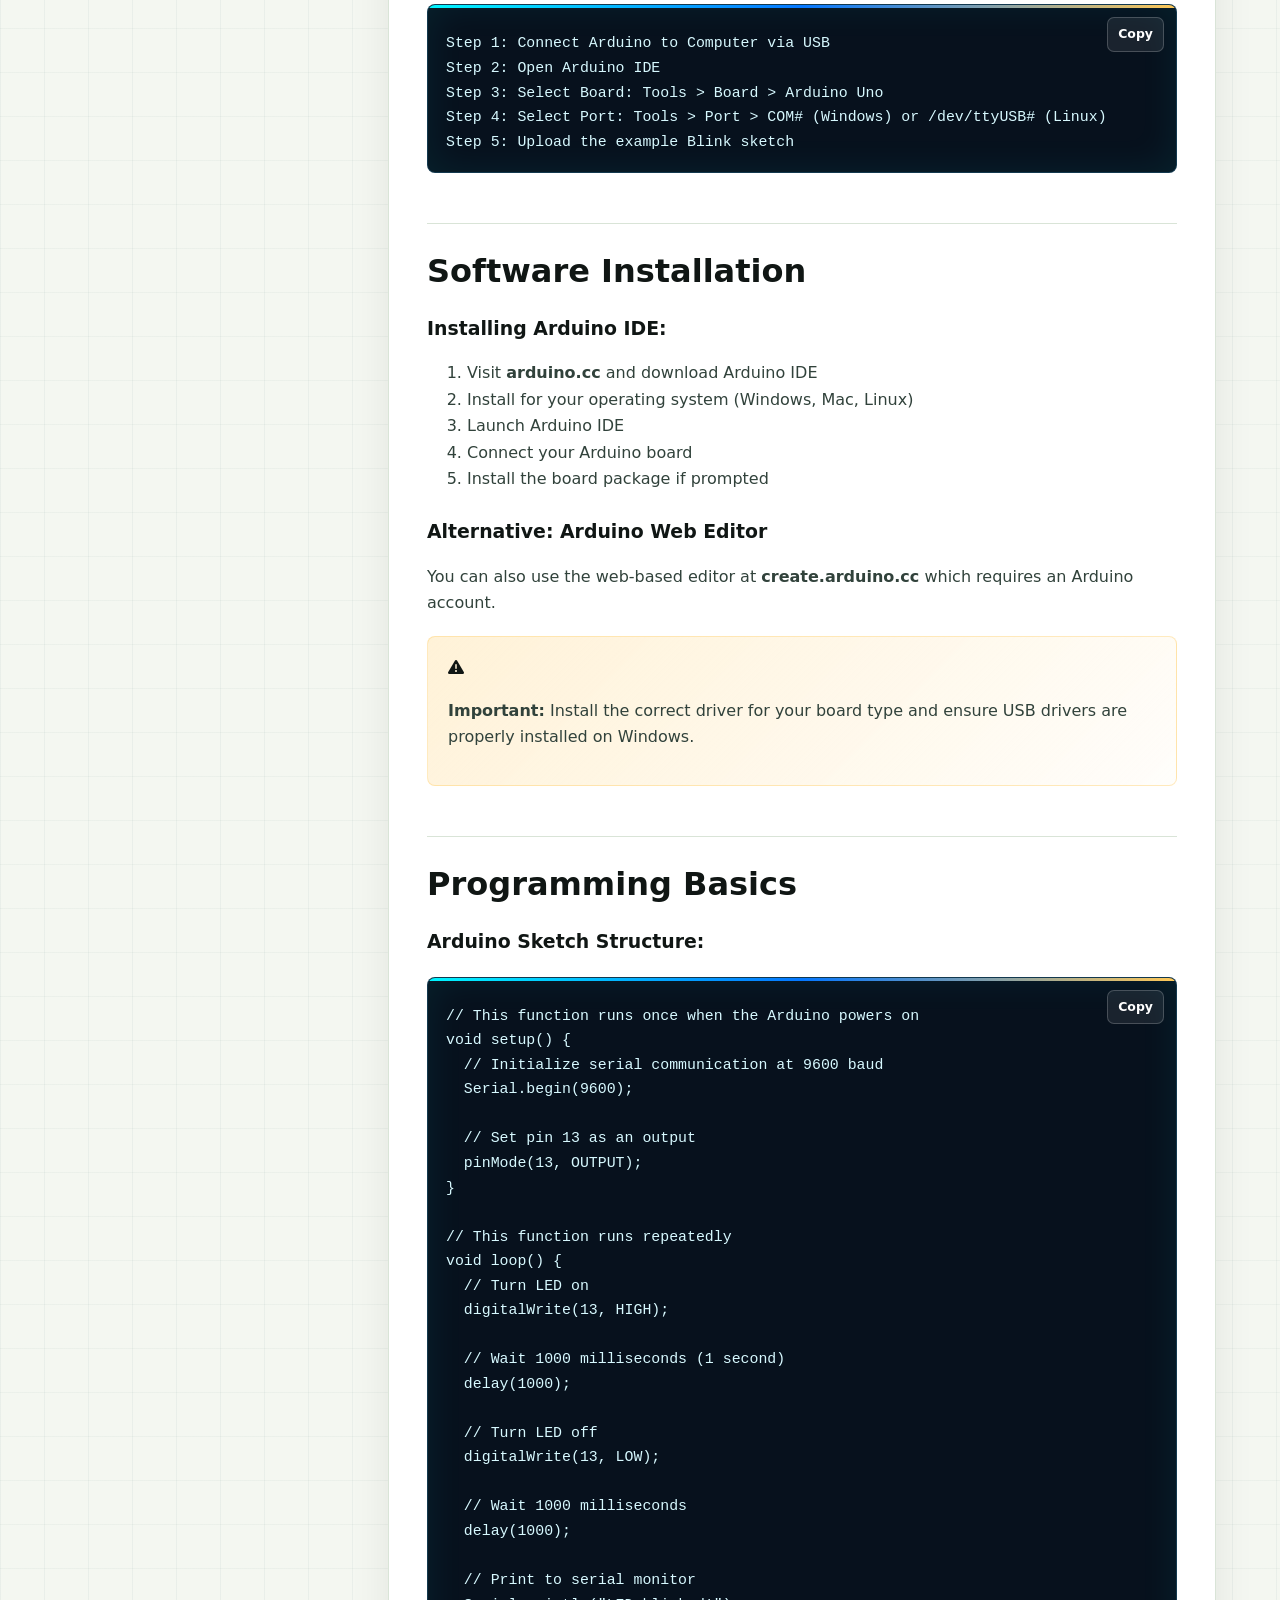
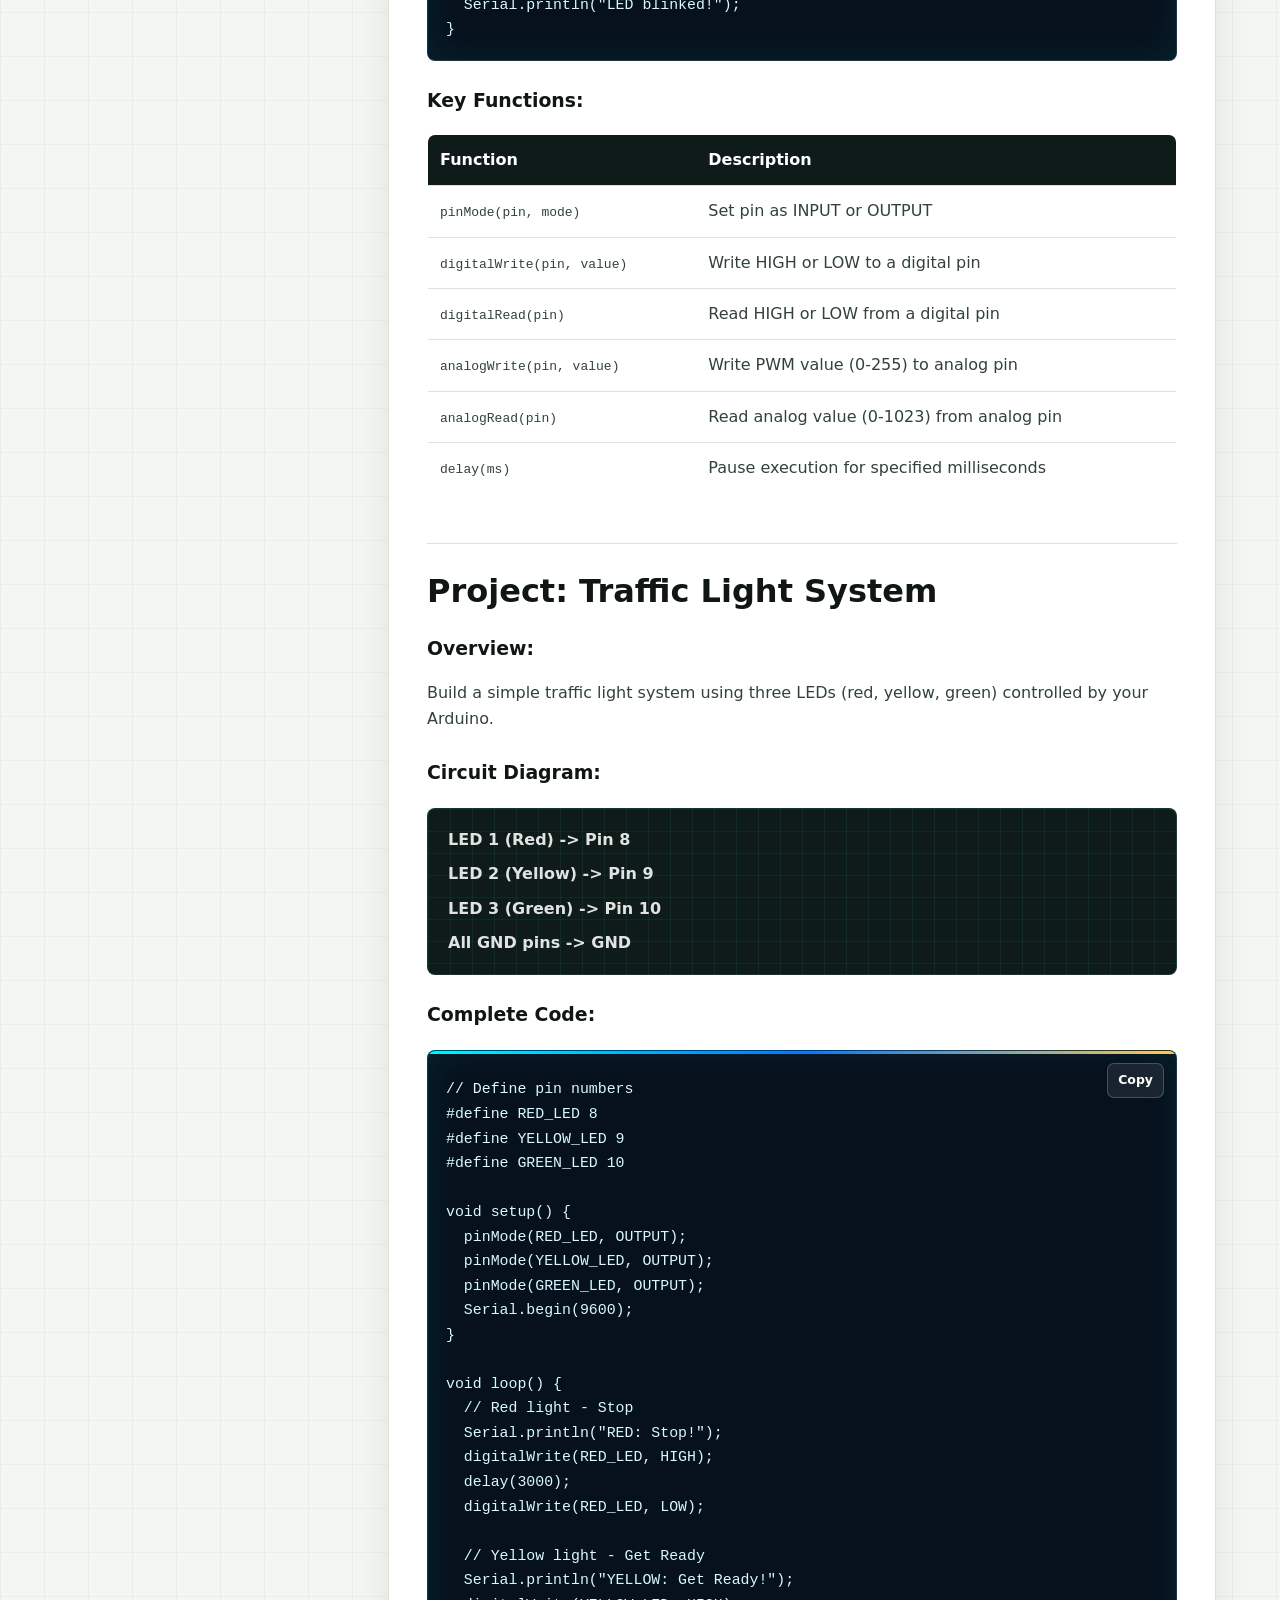
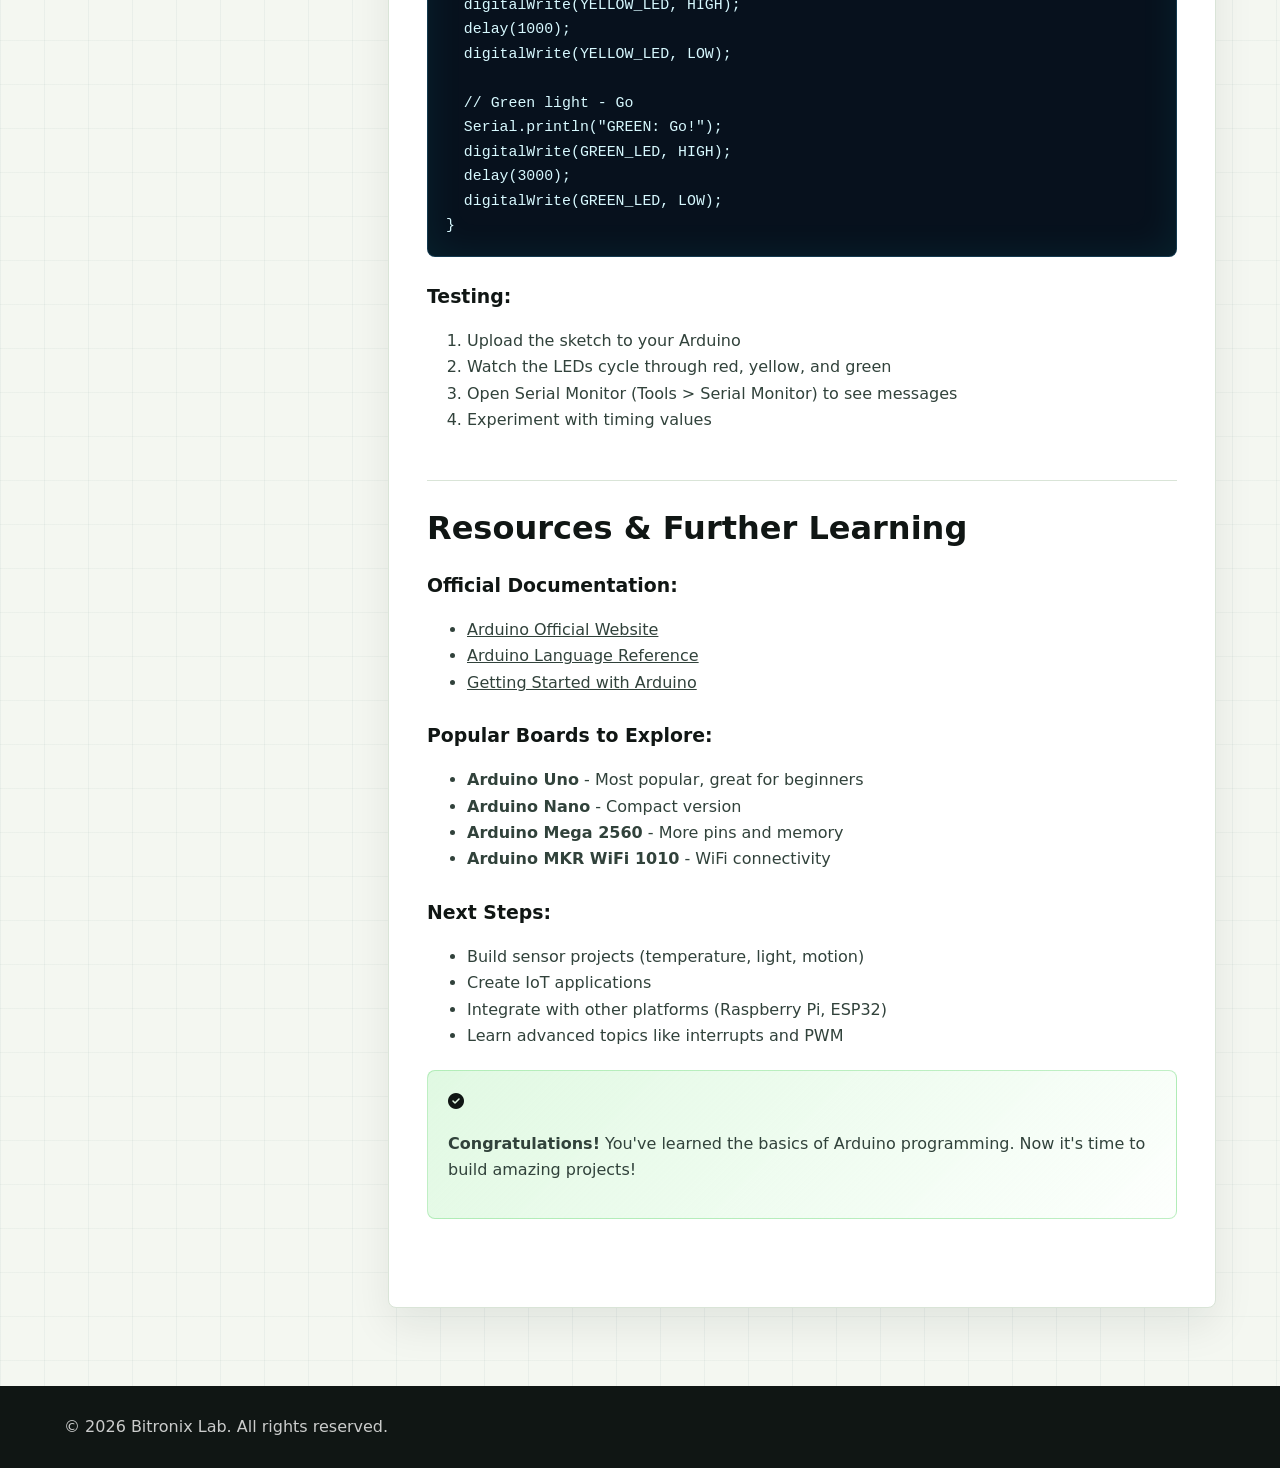
<file: tutorials/arduino-basics.html>
<!DOCTYPE html>
<html lang="en">
<head>
    <meta charset="UTF-8">
    <meta name="viewport" content="width=device-width, initial-scale=1.0">
    <title>Arduino Basics - Bitronix Lab</title>
    <link rel="stylesheet" href="../css/tutorial.css">
    <link rel="stylesheet" href="https://cdnjs.cloudflare.com/ajax/libs/font-awesome/6.4.0/css/all.min.css">
</head>
<body>
    <div class="page-progress" data-page-progress></div>

    <!-- Navigation -->
    <nav class="navbar">
        <div class="nav-container">
            <a href="../index.html" class="nav-logo">
                <span class="nav-logo-mark">
                    <img src="../Website/assets/brand_logo.png" alt="" aria-hidden="true">
                </span>
                <span>Bitronix Lab</span>
            </a>
            <div class="nav-breadcrumb">
                <a href="../index.html">Home</a> / <span>Arduino Basics</span>
            </div>
        </div>
    </nav>

    <section class="tutorial-hero">
        <div class="tutorial-hero-inner">
            <div>
                <p class="eyebrow">Bitronix Lab Learning</p>
                <h1>Arduino Basics</h1>
                <p>Start with the fundamentals, understand the circuit, and build confidence with real hardware.</p>
            </div>
            <div class="tutorial-mission-card">
                <img src="../Website/assets/brand_logo.png" alt="Bitronix Lab logo">
                <span>Innovating ideas, empowering future</span>
            </div>
        </div>
    </section>

    <!-- Tutorial Content -->
    <div class="tutorial-container">
        <aside class="tutorial-sidebar">
            <div class="tutorial-nav">
                <h3>Tutorial Chapters</h3>
                <ul>
                    <li><a href="#introduction">Introduction</a></li>
                    <li><a href="#hardware">Hardware Setup</a></li>
                    <li><a href="#software">Software Installation</a></li>
                    <li><a href="#basics">Programming Basics</a></li>
                    <li><a href="#projects">Projects</a></li>
                    <li><a href="#resources">Resources</a></li>
                </ul>
            </div>
            <div class="other-tutorials">
                <h3>Other Tutorials</h3>
                <a href="weather-station.html">Weather Station -></a>
                <a href="../index.html#learning">Training tracks -></a>
            </div>
        </aside>

        <main class="tutorial-content">
            <article>
                <h1>Arduino Basics: Your Gateway to Microcontrollers</h1>
                <div class="article-meta">
                    <span><i class="fas fa-clock"></i> 30 min read</span>
                    <span><i class="fas fa-chart-line"></i> Beginner</span>
                    <span><i class="fas fa-calendar"></i> 2026</span>
                </div>

                <section id="introduction">
                    <h2>Introduction</h2>
                    <p>Arduino is an open-source electronics platform based on easy-to-use hardware and software. It's perfect for anyone interested in creating interactive objects or environments. In this tutorial, we'll explore the fundamentals of Arduino and build your first project.</p>
                    <div class="info-box">
                        <i class="fas fa-lightbulb"></i>
                        <p><strong>What is Arduino?</strong> Arduino is a microcontroller platform that allows you to read inputs and control outputs, making it ideal for automation and IoT projects.</p>
                    </div>
                </section>

                <section id="hardware">
                    <h2>Hardware Setup</h2>
                    <h3>Components You'll Need:</h3>
                    <ul class="components-list">
                        <li><strong>Arduino Board</strong> (Uno, Nano, or Mega)</li>
                        <li><strong>USB Cable</strong> (for programming and power)</li>
                        <li><strong>Breadboard</strong> (for circuit prototyping)</li>
                        <li><strong>Jumper Wires</strong> (male and female)</li>
                        <li><strong>LED</strong> (5mm, any color)</li>
                        <li><strong>Resistor</strong> (220 ohm or 1k ohm)</li>
                        <li><strong>Push Button</strong> (momentary switch)</li>
                        <li><strong>Power Supply</strong> (optional, for standalone operation)</li>
                    </ul>

                    <h3>First Connection:</h3>
                    <div class="code-block">
<pre><code>Step 1: Connect Arduino to Computer via USB
Step 2: Open Arduino IDE
Step 3: Select Board: Tools > Board > Arduino Uno
Step 4: Select Port: Tools > Port > COM# (Windows) or /dev/ttyUSB# (Linux)
Step 5: Upload the example Blink sketch</code></pre>
                    </div>
                </section>

                <section id="software">
                    <h2>Software Installation</h2>
                    <h3>Installing Arduino IDE:</h3>
                    <ol>
                        <li>Visit <strong>arduino.cc</strong> and download Arduino IDE</li>
                        <li>Install for your operating system (Windows, Mac, Linux)</li>
                        <li>Launch Arduino IDE</li>
                        <li>Connect your Arduino board</li>
                        <li>Install the board package if prompted</li>
                    </ol>

                    <h3>Alternative: Arduino Web Editor</h3>
                    <p>You can also use the web-based editor at <strong>create.arduino.cc</strong> which requires an Arduino account.</p>

                    <div class="warning-box">
                        <i class="fas fa-exclamation-triangle"></i>
                        <p><strong>Important:</strong> Install the correct driver for your board type and ensure USB drivers are properly installed on Windows.</p>
                    </div>
                </section>

                <section id="basics">
                    <h2>Programming Basics</h2>
                    <h3>Arduino Sketch Structure:</h3>
                    <div class="code-block">
<pre><code class="language-cpp">// This function runs once when the Arduino powers on
void setup() {
  // Initialize serial communication at 9600 baud
  Serial.begin(9600);
  
  // Set pin 13 as an output
  pinMode(13, OUTPUT);
}

// This function runs repeatedly
void loop() {
  // Turn LED on
  digitalWrite(13, HIGH);
  
  // Wait 1000 milliseconds (1 second)
  delay(1000);
  
  // Turn LED off
  digitalWrite(13, LOW);
  
  // Wait 1000 milliseconds
  delay(1000);
  
  // Print to serial monitor
  Serial.println("LED blinked!");
}</code></pre>
                    </div>

                    <h3>Key Functions:</h3>
                    <table class="functions-table">
                        <tr>
                            <th>Function</th>
                            <th>Description</th>
                        </tr>
                        <tr>
                            <td><code>pinMode(pin, mode)</code></td>
                            <td>Set pin as INPUT or OUTPUT</td>
                        </tr>
                        <tr>
                            <td><code>digitalWrite(pin, value)</code></td>
                            <td>Write HIGH or LOW to a digital pin</td>
                        </tr>
                        <tr>
                            <td><code>digitalRead(pin)</code></td>
                            <td>Read HIGH or LOW from a digital pin</td>
                        </tr>
                        <tr>
                            <td><code>analogWrite(pin, value)</code></td>
                            <td>Write PWM value (0-255) to analog pin</td>
                        </tr>
                        <tr>
                            <td><code>analogRead(pin)</code></td>
                            <td>Read analog value (0-1023) from analog pin</td>
                        </tr>
                        <tr>
                            <td><code>delay(ms)</code></td>
                            <td>Pause execution for specified milliseconds</td>
                        </tr>
                    </table>
                </section>

                <section id="projects">
                    <h2>Project: Traffic Light System</h2>
                    <h3>Overview:</h3>
                    <p>Build a simple traffic light system using three LEDs (red, yellow, green) controlled by your Arduino.</p>

                    <h3>Circuit Diagram:</h3>
                    <div class="circuit-diagram">
                        <p>LED 1 (Red) -> Pin 8</p>
                        <p>LED 2 (Yellow) -> Pin 9</p>
                        <p>LED 3 (Green) -> Pin 10</p>
                        <p>All GND pins -> GND</p>
                    </div>

                    <h3>Complete Code:</h3>
                    <div class="code-block">
<pre><code class="language-cpp">// Define pin numbers
#define RED_LED 8
#define YELLOW_LED 9
#define GREEN_LED 10

void setup() {
  pinMode(RED_LED, OUTPUT);
  pinMode(YELLOW_LED, OUTPUT);
  pinMode(GREEN_LED, OUTPUT);
  Serial.begin(9600);
}

void loop() {
  // Red light - Stop
  Serial.println("RED: Stop!");
  digitalWrite(RED_LED, HIGH);
  delay(3000);
  digitalWrite(RED_LED, LOW);
  
  // Yellow light - Get Ready
  Serial.println("YELLOW: Get Ready!");
  digitalWrite(YELLOW_LED, HIGH);
  delay(1000);
  digitalWrite(YELLOW_LED, LOW);
  
  // Green light - Go
  Serial.println("GREEN: Go!");
  digitalWrite(GREEN_LED, HIGH);
  delay(3000);
  digitalWrite(GREEN_LED, LOW);
}</code></pre>
                    </div>

                    <h3>Testing:</h3>
                    <ol>
                        <li>Upload the sketch to your Arduino</li>
                        <li>Watch the LEDs cycle through red, yellow, and green</li>
                        <li>Open Serial Monitor (Tools > Serial Monitor) to see messages</li>
                        <li>Experiment with timing values</li>
                    </ol>
                </section>

                <section id="resources">
                    <h2>Resources & Further Learning</h2>
                    <h3>Official Documentation:</h3>
                    <ul>
                        <li><a href="#">Arduino Official Website</a></li>
                        <li><a href="#">Arduino Language Reference</a></li>
                        <li><a href="#">Getting Started with Arduino</a></li>
                    </ul>

                    <h3>Popular Boards to Explore:</h3>
                    <ul>
                        <li><strong>Arduino Uno</strong> - Most popular, great for beginners</li>
                        <li><strong>Arduino Nano</strong> - Compact version</li>
                        <li><strong>Arduino Mega 2560</strong> - More pins and memory</li>
                        <li><strong>Arduino MKR WiFi 1010</strong> - WiFi connectivity</li>
                    </ul>

                    <h3>Next Steps:</h3>
                    <ul>
                        <li>Build sensor projects (temperature, light, motion)</li>
                        <li>Create IoT applications</li>
                        <li>Integrate with other platforms (Raspberry Pi, ESP32)</li>
                        <li>Learn advanced topics like interrupts and PWM</li>
                    </ul>

                    <div class="success-box">
                        <i class="fas fa-check-circle"></i>
                        <p><strong>Congratulations!</strong> You've learned the basics of Arduino programming. Now it's time to build amazing projects!</p>
                    </div>
                </section>
            </article>
        </main>
    </div>

    <!-- Footer -->
    <footer class="footer">
        <div class="container">
            <p>&copy; 2026 Bitronix Lab. All rights reserved.</p>
        </div>
    </footer>

    <script src="../js/tutorial.js"></script>
</body>
</html>
</file>
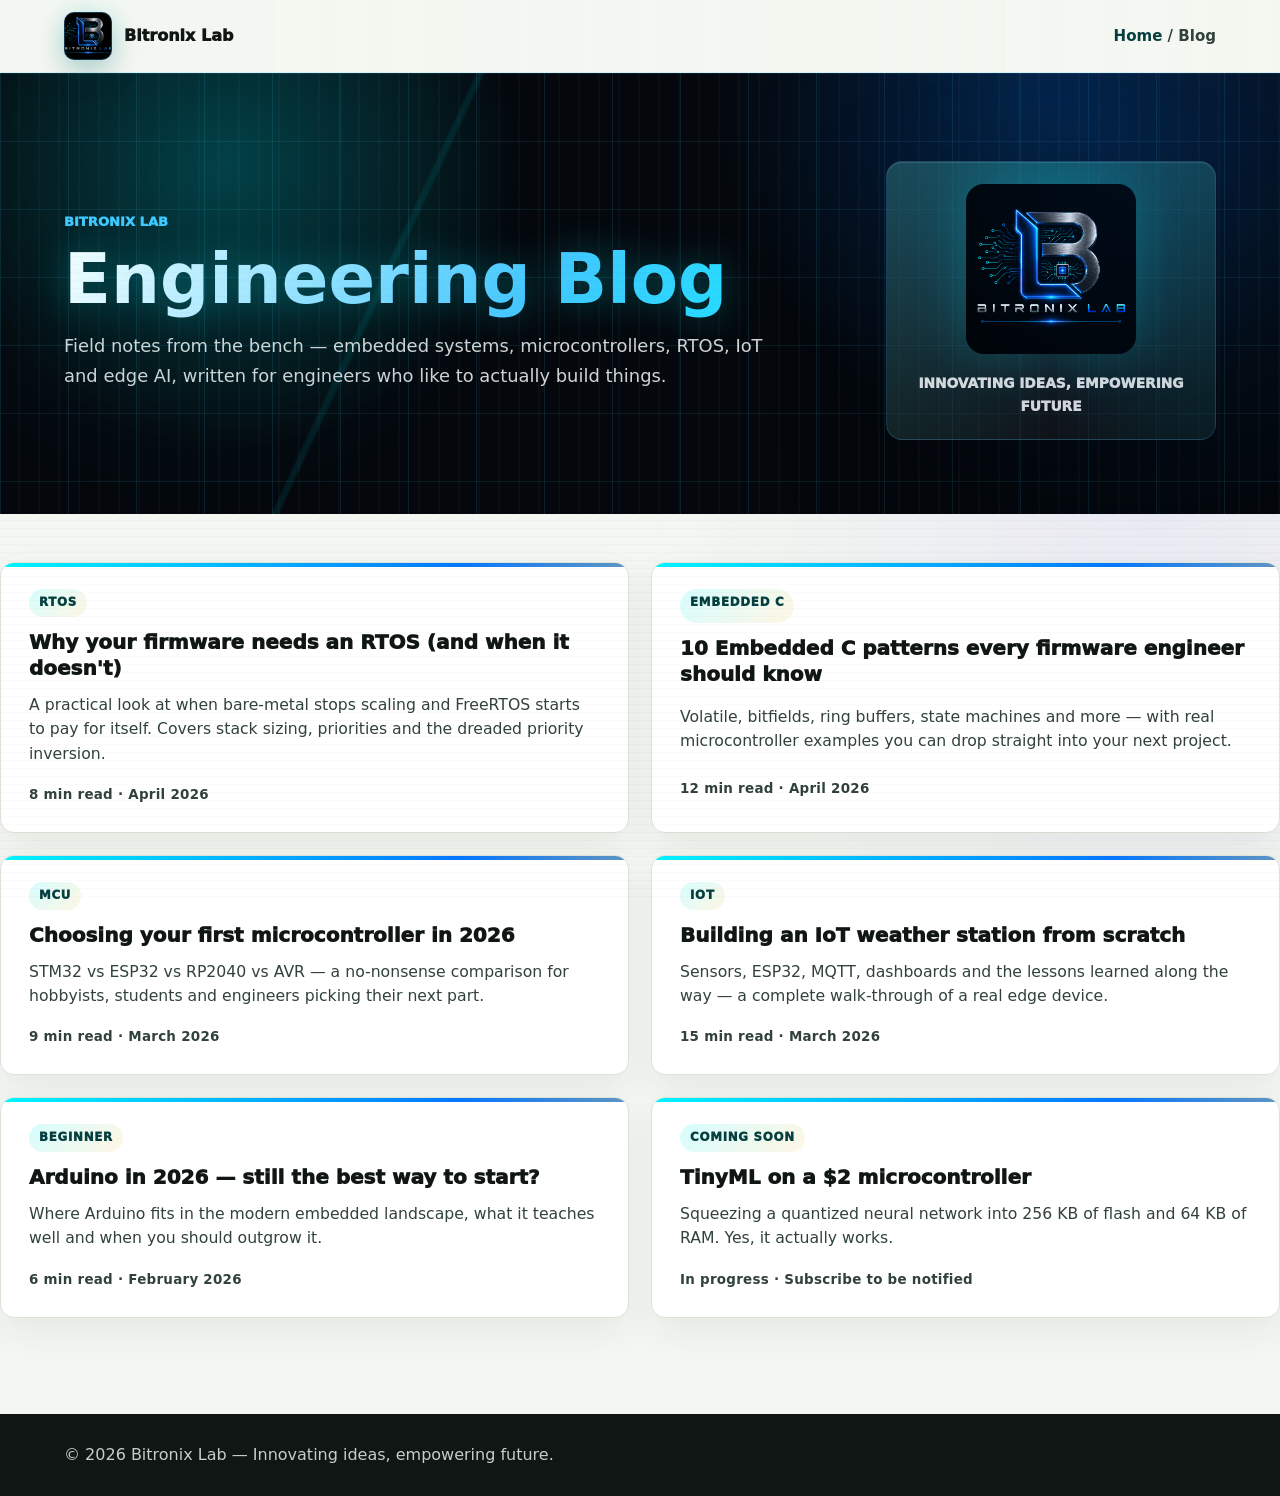
<file: tutorials/blog.html>
<!DOCTYPE html>
<html lang="en">
<head>
    <meta charset="UTF-8">
    <meta name="viewport" content="width=device-width, initial-scale=1.0">
    <title>Blog - Bitronix Lab</title>
    <link rel="stylesheet" href="../css/tutorial.css">
    <link rel="stylesheet" href="../css/extras.css">
    <link rel="stylesheet" href="https://cdnjs.cloudflare.com/ajax/libs/font-awesome/6.4.0/css/all.min.css">
</head>
<body>
    <div class="page-progress" data-page-progress></div>

    <nav class="navbar">
        <div class="nav-container">
            <a href="../index.html" class="nav-logo">
                <span class="nav-logo-mark">
                    <img src="../Website/assets/brand_logo.png" alt="" aria-hidden="true">
                </span>
                <span>Bitronix Lab</span>
            </a>
            <div class="nav-breadcrumb">
                <a href="../index.html">Home</a> /
                <span>Blog</span>
            </div>
        </div>
    </nav>

    <section class="tutorial-hero">
        <div class="tutorial-hero-inner">
            <div>
                <p class="eyebrow">Bitronix Lab</p>
                <h1><span class="gradient-text">Engineering Blog</span></h1>
                <p>Field notes from the bench — embedded systems, microcontrollers, RTOS, IoT and edge AI, written for engineers who like to actually build things.</p>
            </div>
            <div class="tutorial-mission-card">
                <img src="../Website/assets/brand_logo.png" alt="Bitronix Lab logo">
                <span>Innovating ideas, empowering future</span>
            </div>
        </div>
    </section>

    <section class="blog-section reveal-up is-visible" style="padding-top:48px;">
        <div class="section-inner">
            <div class="blog-grid">
                <a class="blog-card" href="embedded-rtos.html">
                    <span class="blog-tag">RTOS</span>
                    <h3>Why your firmware needs an RTOS (and when it doesn't)</h3>
                    <p>A practical look at when bare-metal stops scaling and FreeRTOS starts to pay for itself. Covers stack sizing, priorities and the dreaded priority inversion.</p>
                    <span class="blog-meta">8 min read · April 2026</span>
                </a>

                <a class="blog-card" href="embedded-c.html">
                    <span class="blog-tag">Embedded C</span>
                    <h3>10 Embedded C patterns every firmware engineer should know</h3>
                    <p>Volatile, bitfields, ring buffers, state machines and more — with real microcontroller examples you can drop straight into your next project.</p>
                    <span class="blog-meta">12 min read · April 2026</span>
                </a>

                <a class="blog-card" href="microcontrollers.html">
                    <span class="blog-tag">MCU</span>
                    <h3>Choosing your first microcontroller in 2026</h3>
                    <p>STM32 vs ESP32 vs RP2040 vs AVR — a no-nonsense comparison for hobbyists, students and engineers picking their next part.</p>
                    <span class="blog-meta">9 min read · March 2026</span>
                </a>

                <a class="blog-card" href="weather-station.html">
                    <span class="blog-tag">IoT</span>
                    <h3>Building an IoT weather station from scratch</h3>
                    <p>Sensors, ESP32, MQTT, dashboards and the lessons learned along the way — a complete walk-through of a real edge device.</p>
                    <span class="blog-meta">15 min read · March 2026</span>
                </a>

                <a class="blog-card" href="arduino-basics.html">
                    <span class="blog-tag">Beginner</span>
                    <h3>Arduino in 2026 — still the best way to start?</h3>
                    <p>Where Arduino fits in the modern embedded landscape, what it teaches well and when you should outgrow it.</p>
                    <span class="blog-meta">6 min read · February 2026</span>
                </a>

                <a class="blog-card" href="../index.html#contact">
                    <span class="blog-tag">Coming soon</span>
                    <h3>TinyML on a $2 microcontroller</h3>
                    <p>Squeezing a quantized neural network into 256 KB of flash and 64 KB of RAM. Yes, it actually works.</p>
                    <span class="blog-meta">In progress · Subscribe to be notified</span>
                </a>
            </div>
        </div>
    </section>

    <footer class="footer">
        <div class="container">
            <p>© 2026 Bitronix Lab — Innovating ideas, empowering future.</p>
        </div>
    </footer>

    <script src="../js/tutorial.js"></script>
</body>
</html>
</file>
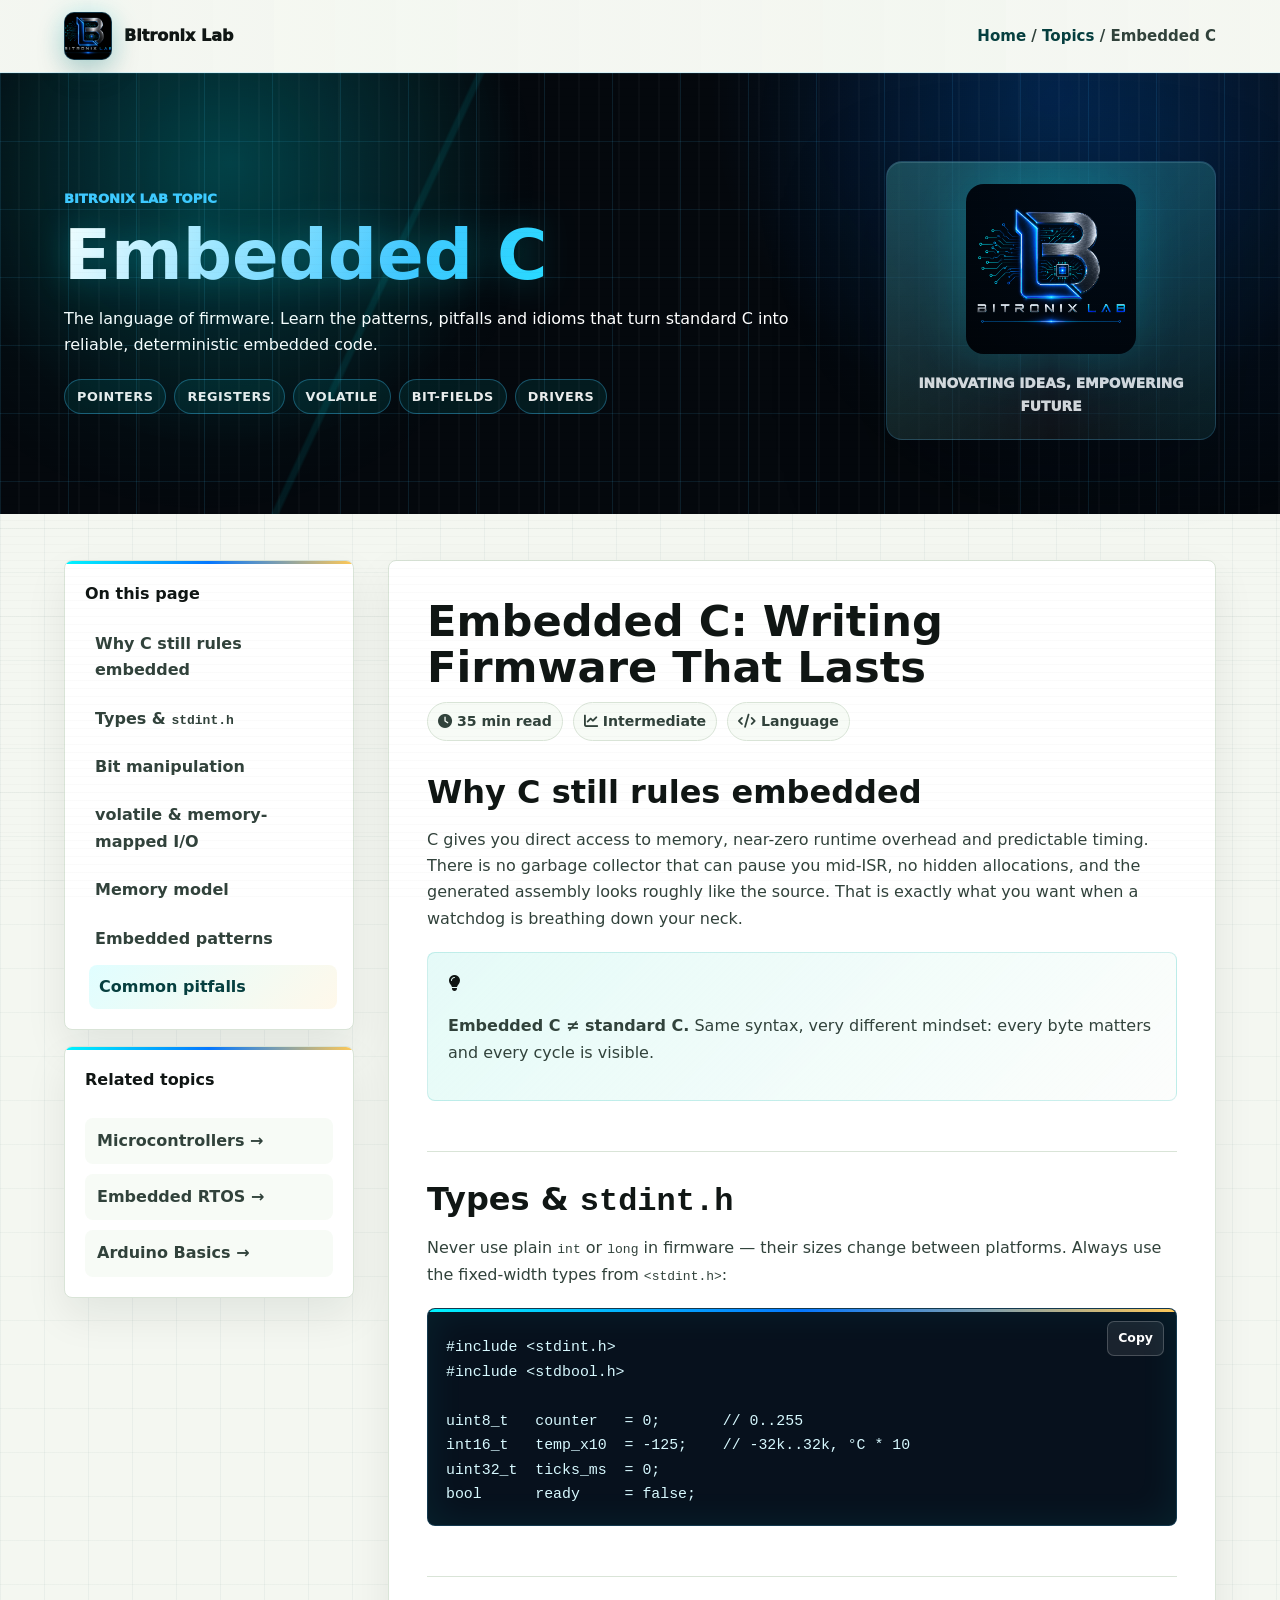
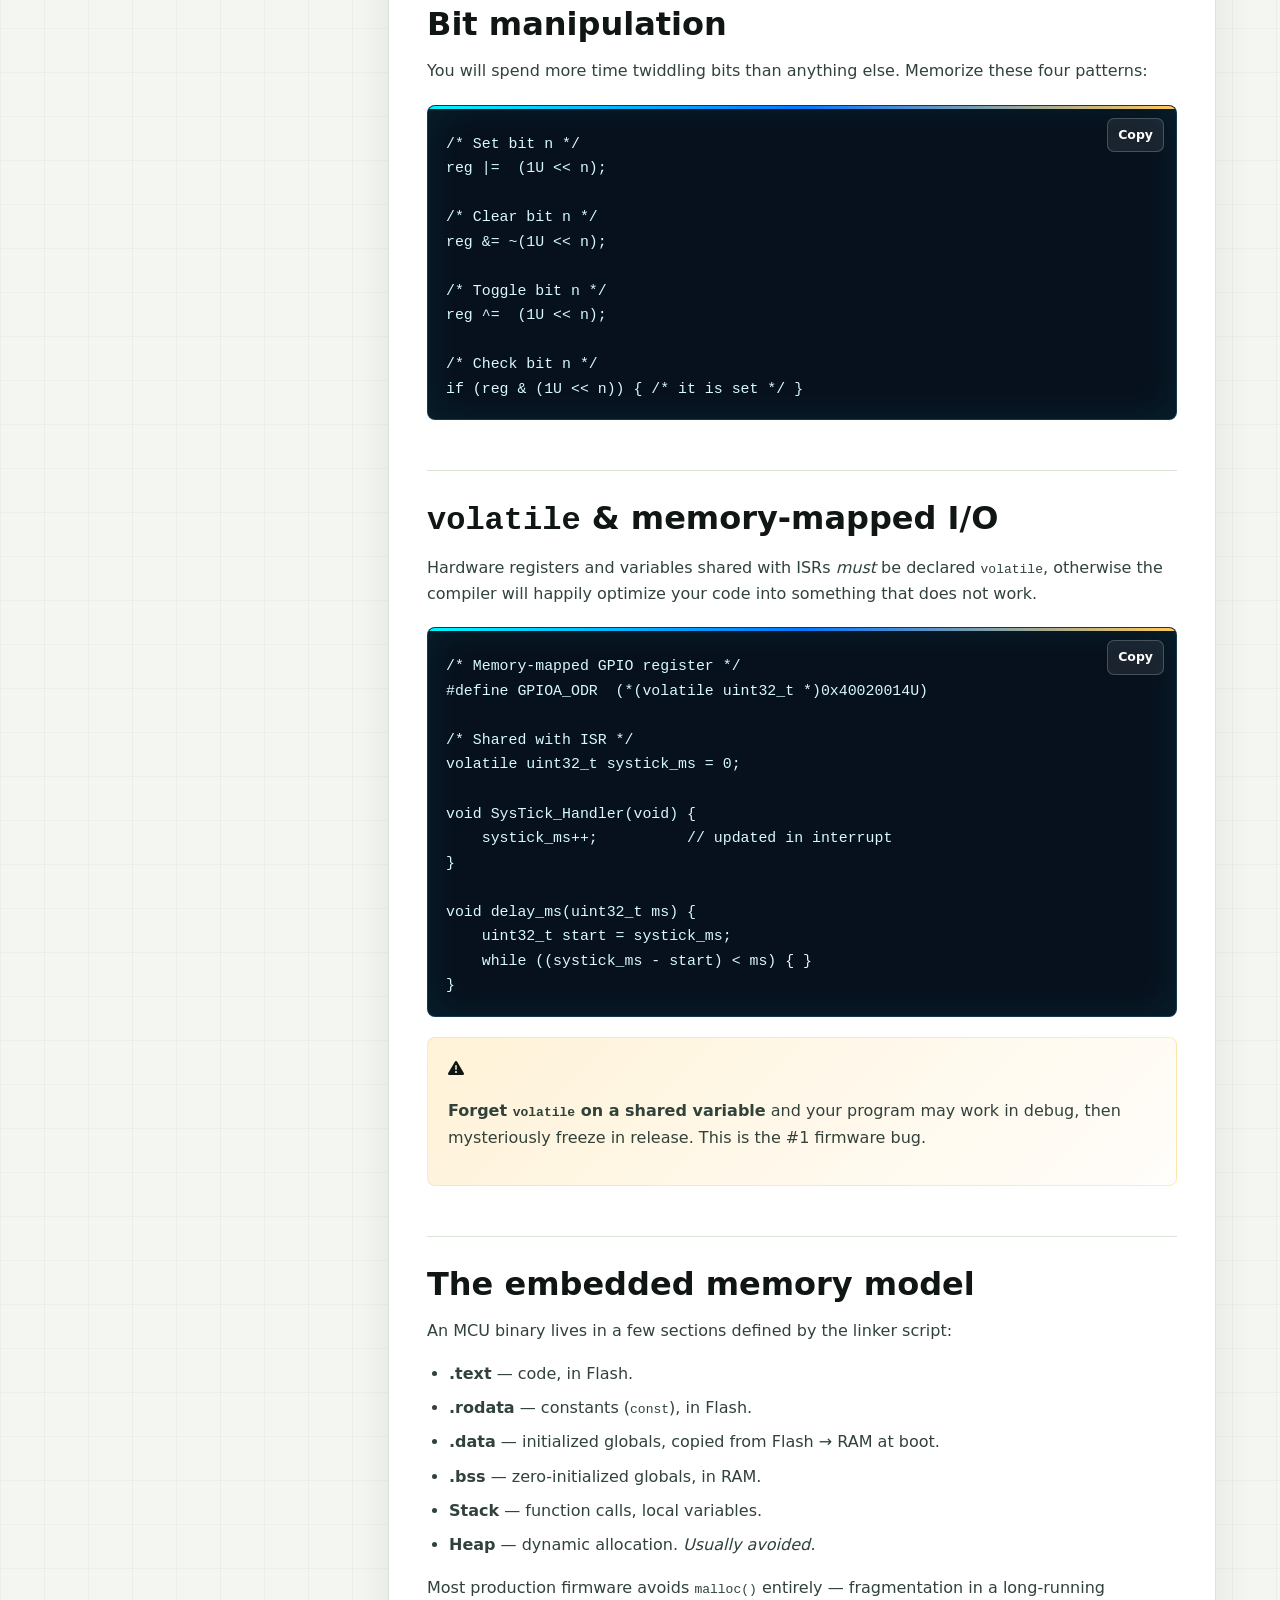
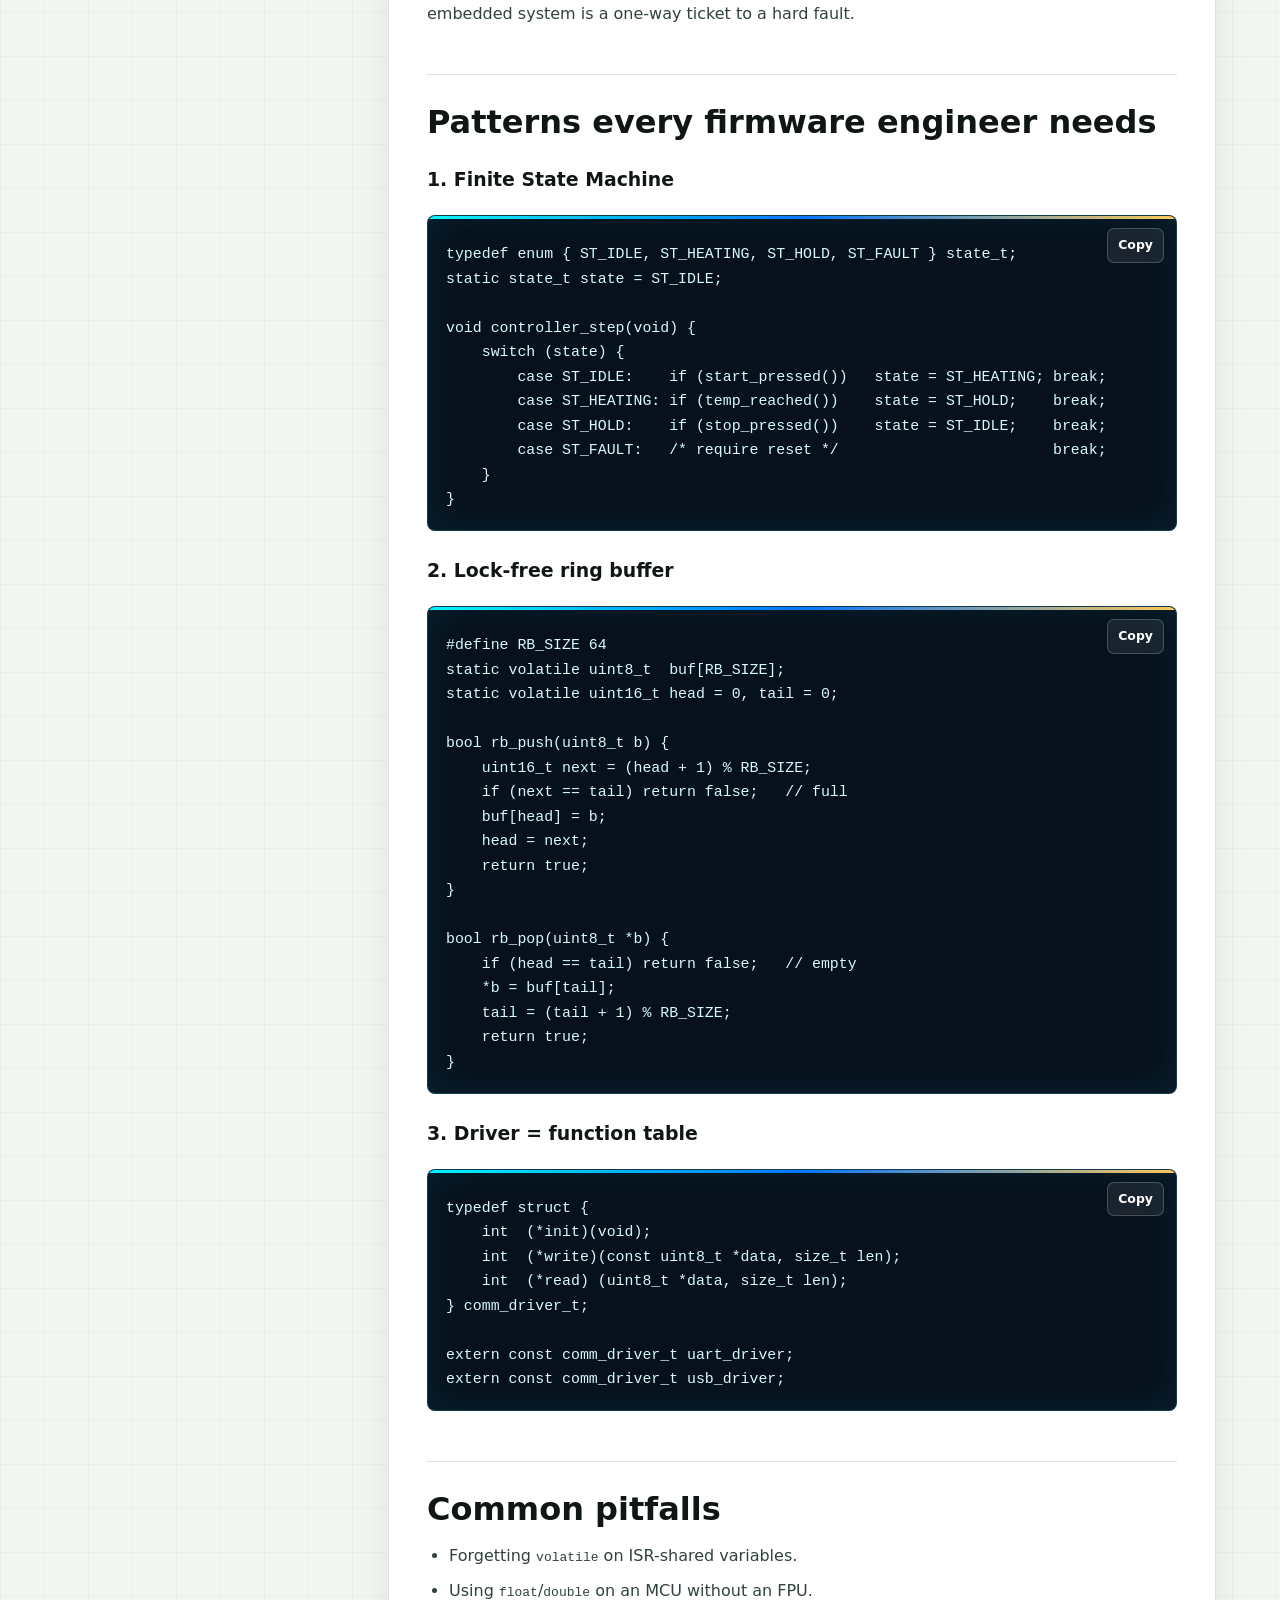
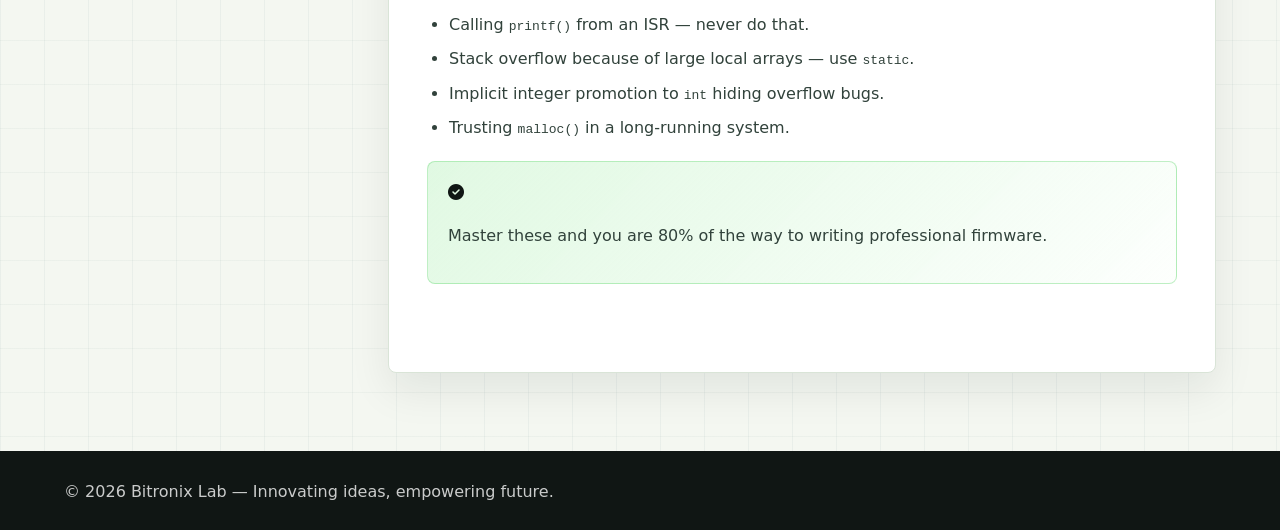
<file: tutorials/embedded-c.html>
<!DOCTYPE html>
<html lang="en">
<head>
    <meta charset="UTF-8">
    <meta name="viewport" content="width=device-width, initial-scale=1.0">
    <title>Embedded C - Bitronix Lab</title>
    <link rel="stylesheet" href="../css/tutorial.css">
    <link rel="stylesheet" href="../css/extras.css">
    <link rel="stylesheet" href="https://cdnjs.cloudflare.com/ajax/libs/font-awesome/6.4.0/css/all.min.css">
</head>
<body>
    <div class="page-progress" data-page-progress></div>

    <nav class="navbar">
        <div class="nav-container">
            <a href="../index.html" class="nav-logo">
                <span class="nav-logo-mark">
                    <img src="../Website/assets/brand_logo.png" alt="" aria-hidden="true">
                </span>
                <span>Bitronix Lab</span>
            </a>
            <div class="nav-breadcrumb">
                <a href="../index.html">Home</a> /
                <a href="../index.html#topics">Topics</a> /
                <span>Embedded C</span>
            </div>
        </div>
    </nav>

    <section class="tutorial-hero">
        <div class="tutorial-hero-inner">
            <div>
                <p class="eyebrow">Bitronix Lab Topic</p>
                <h1><span class="gradient-text">Embedded C</span></h1>
                <p>The language of firmware. Learn the patterns, pitfalls and idioms that turn standard C into reliable, deterministic embedded code.</p>
                <div class="topic-hero-tags">
                    <span>Pointers</span><span>Registers</span><span>volatile</span><span>Bit-fields</span><span>Drivers</span>
                </div>
            </div>
            <div class="tutorial-mission-card">
                <img src="../Website/assets/brand_logo.png" alt="Bitronix Lab logo">
                <span>Innovating ideas, empowering future</span>
            </div>
        </div>
    </section>

    <div class="tutorial-container">
        <aside class="tutorial-sidebar">
            <div class="tutorial-nav">
                <h3>On this page</h3>
                <ul>
                    <li><a href="#why">Why C still rules embedded</a></li>
                    <li><a href="#types">Types &amp; <code>stdint.h</code></a></li>
                    <li><a href="#bits">Bit manipulation</a></li>
                    <li><a href="#volatile">volatile &amp; memory-mapped I/O</a></li>
                    <li><a href="#memory">Memory model</a></li>
                    <li><a href="#patterns">Embedded patterns</a></li>
                    <li><a href="#pitfalls">Common pitfalls</a></li>
                </ul>
            </div>
            <div class="other-tutorials">
                <h3>Related topics</h3>
                <a href="microcontrollers.html">Microcontrollers →</a>
                <a href="embedded-rtos.html">Embedded RTOS →</a>
                <a href="arduino-basics.html">Arduino Basics →</a>
            </div>
        </aside>

        <main class="tutorial-content">
            <article>
                <h1>Embedded C: Writing Firmware That Lasts</h1>
                <div class="article-meta">
                    <span><i class="fas fa-clock"></i> 35 min read</span>
                    <span><i class="fas fa-chart-line"></i> Intermediate</span>
                    <span><i class="fas fa-code"></i> Language</span>
                </div>

                <section id="why">
                    <h2>Why C still rules embedded</h2>
                    <p>C gives you direct access to memory, near-zero runtime overhead and predictable timing. There is no garbage collector that can pause you mid-ISR, no hidden allocations, and the generated assembly looks roughly like the source. That is exactly what you want when a watchdog is breathing down your neck.</p>
                    <div class="info-box">
                        <i class="fas fa-lightbulb"></i>
                        <p><strong>Embedded C ≠ standard C.</strong> Same syntax, very different mindset: every byte matters and every cycle is visible.</p>
                    </div>
                </section>

                <section id="types">
                    <h2>Types &amp; <code>stdint.h</code></h2>
                    <p>Never use plain <code>int</code> or <code>long</code> in firmware — their sizes change between platforms. Always use the fixed-width types from <code>&lt;stdint.h&gt;</code>:</p>
                    <div class="code-block">
<pre><code class="language-c">#include &lt;stdint.h&gt;
#include &lt;stdbool.h&gt;

uint8_t   counter   = 0;       // 0..255
int16_t   temp_x10  = -125;    // -32k..32k, °C * 10
uint32_t  ticks_ms  = 0;
bool      ready     = false;
</code></pre>
                    </div>
                </section>

                <section id="bits">
                    <h2>Bit manipulation</h2>
                    <p>You will spend more time twiddling bits than anything else. Memorize these four patterns:</p>
                    <div class="code-block">
<pre><code class="language-c">/* Set bit n */
reg |=  (1U &lt;&lt; n);

/* Clear bit n */
reg &amp;= ~(1U &lt;&lt; n);

/* Toggle bit n */
reg ^=  (1U &lt;&lt; n);

/* Check bit n */
if (reg &amp; (1U &lt;&lt; n)) { /* it is set */ }
</code></pre>
                    </div>
                </section>

                <section id="volatile">
                    <h2><code>volatile</code> &amp; memory-mapped I/O</h2>
                    <p>Hardware registers and variables shared with ISRs <em>must</em> be declared <code>volatile</code>, otherwise the compiler will happily optimize your code into something that does not work.</p>
                    <div class="code-block">
<pre><code class="language-c">/* Memory-mapped GPIO register */
#define GPIOA_ODR  (*(volatile uint32_t *)0x40020014U)

/* Shared with ISR */
volatile uint32_t systick_ms = 0;

void SysTick_Handler(void) {
    systick_ms++;          // updated in interrupt
}

void delay_ms(uint32_t ms) {
    uint32_t start = systick_ms;
    while ((systick_ms - start) &lt; ms) { }
}
</code></pre>
                    </div>
                    <div class="warning-box">
                        <i class="fas fa-exclamation-triangle"></i>
                        <p><strong>Forget <code>volatile</code> on a shared variable</strong> and your program may work in debug, then mysteriously freeze in release. This is the #1 firmware bug.</p>
                    </div>
                </section>

                <section id="memory">
                    <h2>The embedded memory model</h2>
                    <p>An MCU binary lives in a few sections defined by the linker script:</p>
                    <ul class="components-list">
                        <li><strong>.text</strong> — code, in Flash.</li>
                        <li><strong>.rodata</strong> — constants (<code>const</code>), in Flash.</li>
                        <li><strong>.data</strong> — initialized globals, copied from Flash → RAM at boot.</li>
                        <li><strong>.bss</strong> — zero-initialized globals, in RAM.</li>
                        <li><strong>Stack</strong> — function calls, local variables.</li>
                        <li><strong>Heap</strong> — dynamic allocation. <em>Usually avoided.</em></li>
                    </ul>
                    <p>Most production firmware avoids <code>malloc()</code> entirely — fragmentation in a long-running embedded system is a one-way ticket to a hard fault.</p>
                </section>

                <section id="patterns">
                    <h2>Patterns every firmware engineer needs</h2>

                    <h3>1. Finite State Machine</h3>
                    <div class="code-block">
<pre><code class="language-c">typedef enum { ST_IDLE, ST_HEATING, ST_HOLD, ST_FAULT } state_t;
static state_t state = ST_IDLE;

void controller_step(void) {
    switch (state) {
        case ST_IDLE:    if (start_pressed())   state = ST_HEATING; break;
        case ST_HEATING: if (temp_reached())    state = ST_HOLD;    break;
        case ST_HOLD:    if (stop_pressed())    state = ST_IDLE;    break;
        case ST_FAULT:   /* require reset */                        break;
    }
}
</code></pre>
                    </div>

                    <h3>2. Lock-free ring buffer</h3>
                    <div class="code-block">
<pre><code class="language-c">#define RB_SIZE 64
static volatile uint8_t  buf[RB_SIZE];
static volatile uint16_t head = 0, tail = 0;

bool rb_push(uint8_t b) {
    uint16_t next = (head + 1) % RB_SIZE;
    if (next == tail) return false;   // full
    buf[head] = b;
    head = next;
    return true;
}

bool rb_pop(uint8_t *b) {
    if (head == tail) return false;   // empty
    *b = buf[tail];
    tail = (tail + 1) % RB_SIZE;
    return true;
}
</code></pre>
                    </div>

                    <h3>3. Driver = function table</h3>
                    <div class="code-block">
<pre><code class="language-c">typedef struct {
    int  (*init)(void);
    int  (*write)(const uint8_t *data, size_t len);
    int  (*read) (uint8_t *data, size_t len);
} comm_driver_t;

extern const comm_driver_t uart_driver;
extern const comm_driver_t usb_driver;
</code></pre>
                    </div>
                </section>

                <section id="pitfalls">
                    <h2>Common pitfalls</h2>
                    <ul class="components-list">
                        <li>Forgetting <code>volatile</code> on ISR-shared variables.</li>
                        <li>Using <code>float</code>/<code>double</code> on an MCU without an FPU.</li>
                        <li>Calling <code>printf()</code> from an ISR — never do that.</li>
                        <li>Stack overflow because of large local arrays — use <code>static</code>.</li>
                        <li>Implicit integer promotion to <code>int</code> hiding overflow bugs.</li>
                        <li>Trusting <code>malloc()</code> in a long-running system.</li>
                    </ul>
                    <div class="success-box">
                        <i class="fas fa-check-circle"></i>
                        <p>Master these and you are 80% of the way to writing professional firmware.</p>
                    </div>
                </section>
            </article>
        </main>
    </div>

    <footer class="footer">
        <div class="container">
            <p>© 2026 Bitronix Lab — Innovating ideas, empowering future.</p>
        </div>
    </footer>

    <script src="../js/tutorial.js"></script>
</body>
</html>
</file>
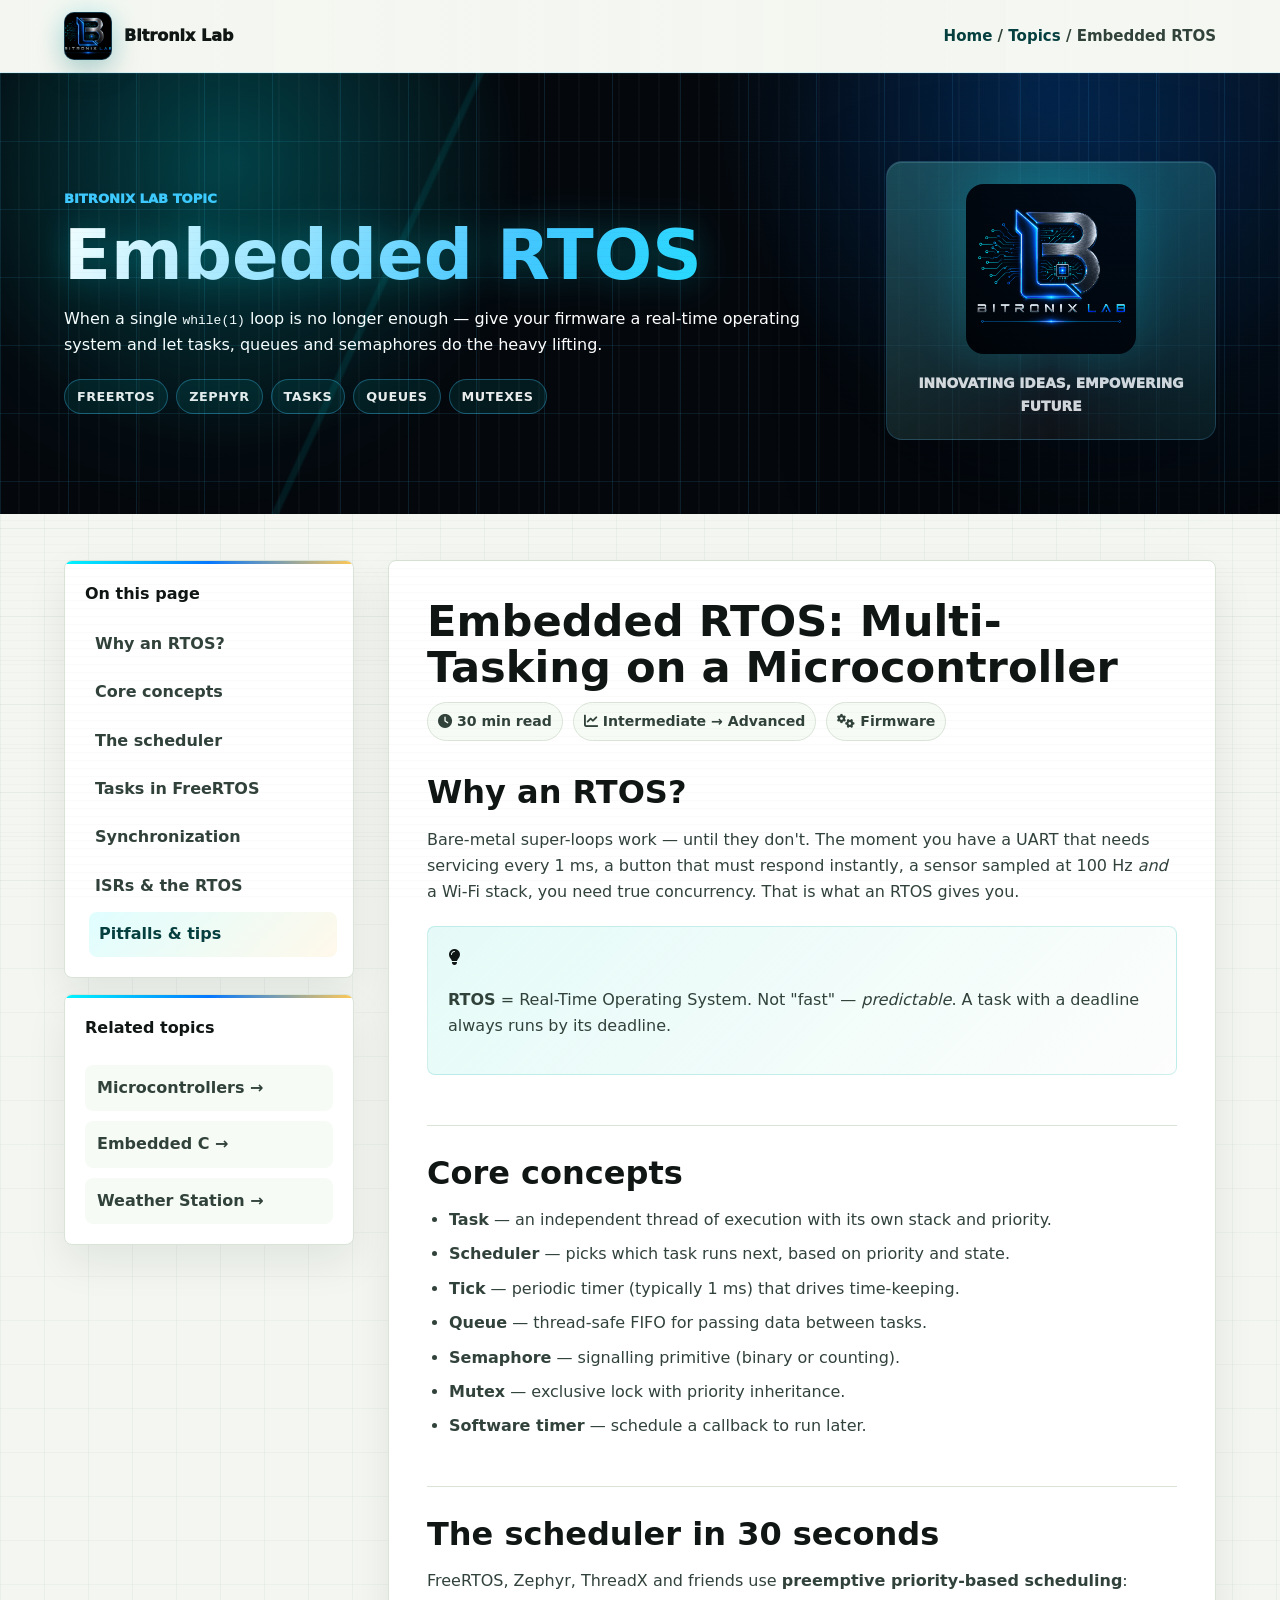
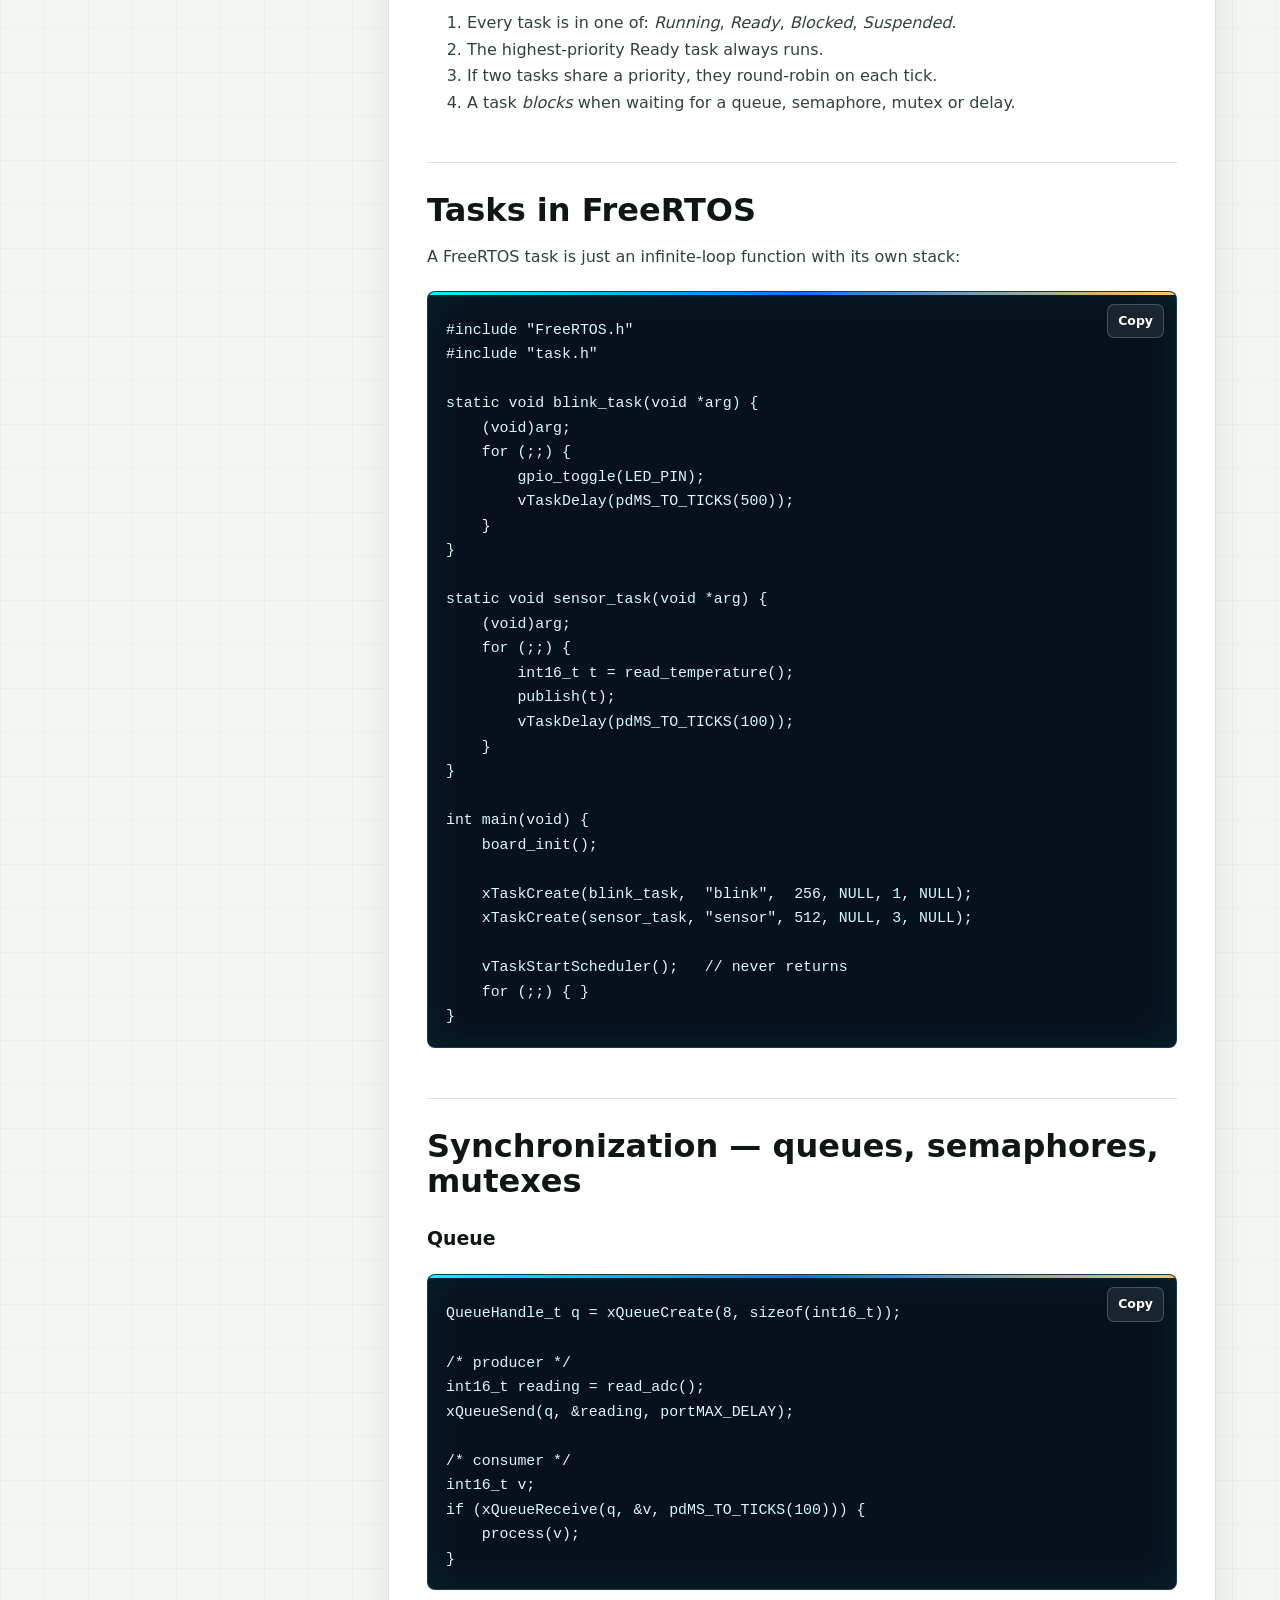
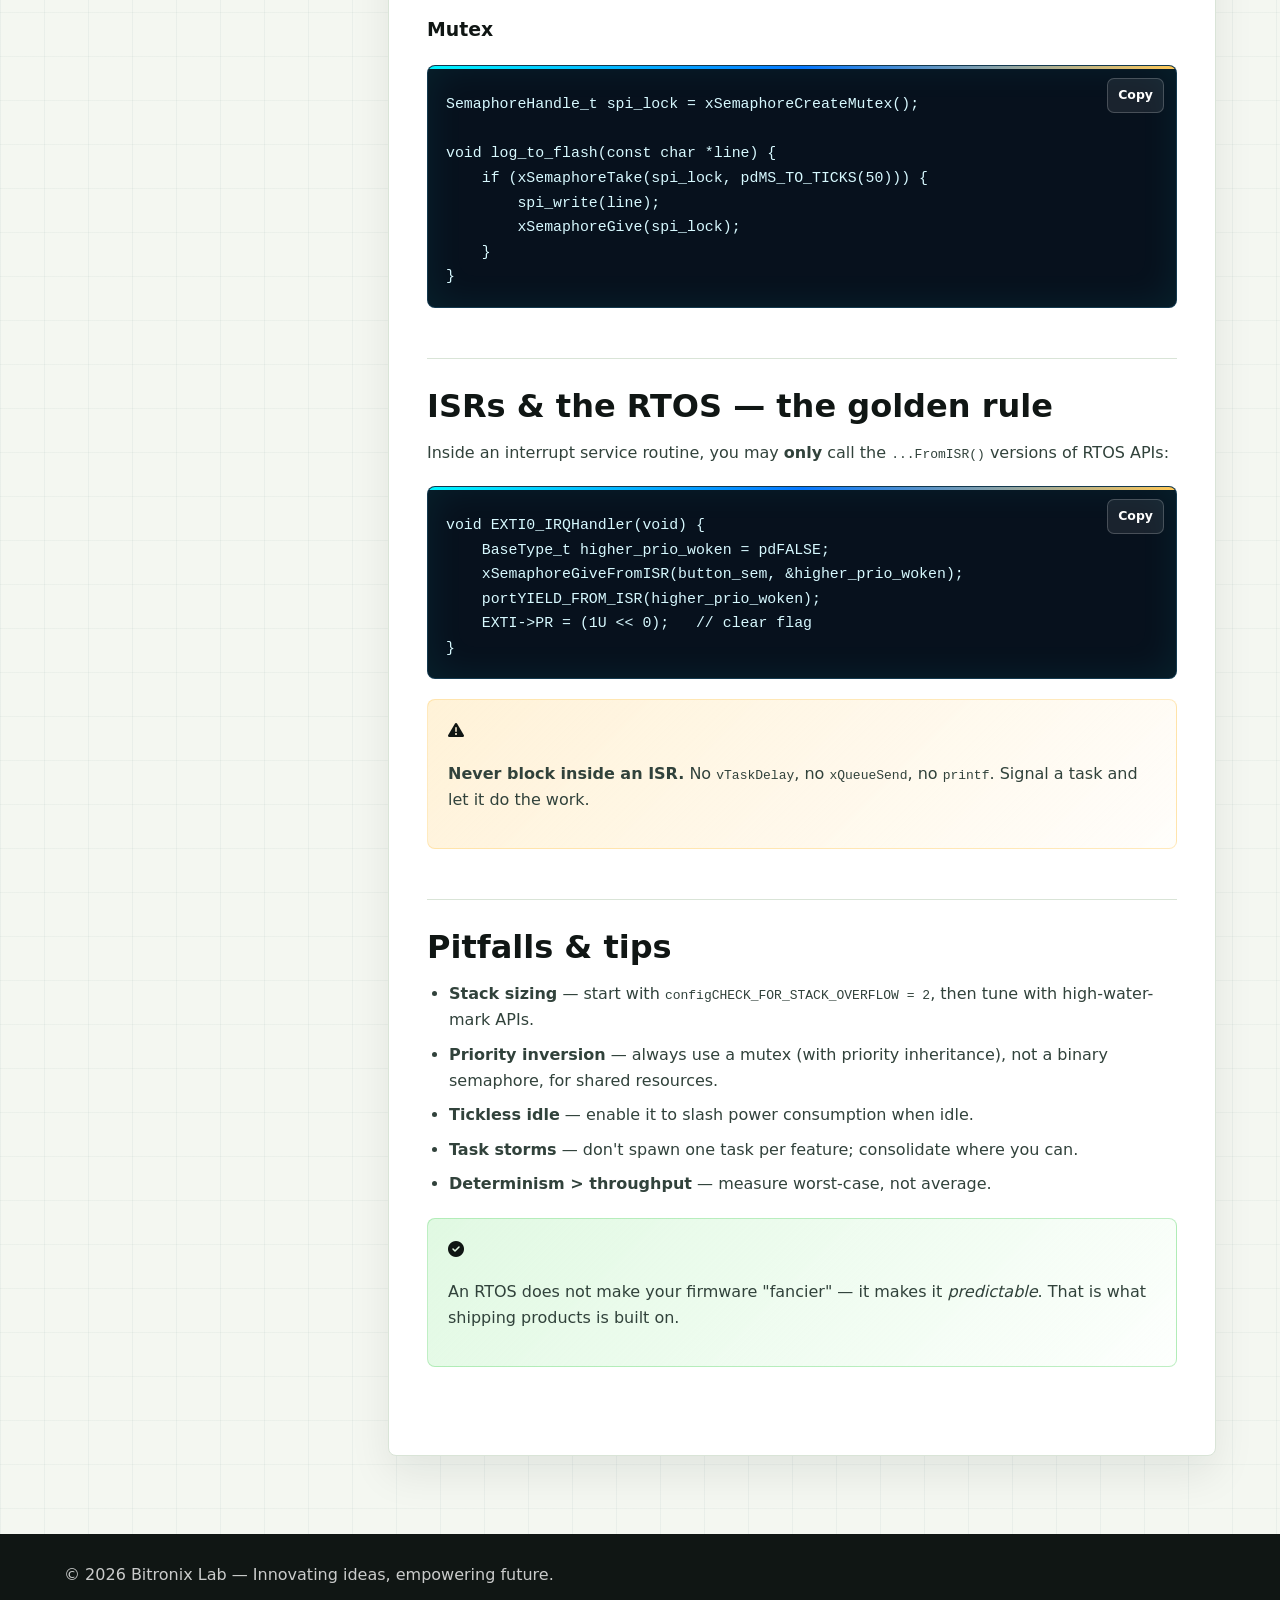
<file: tutorials/embedded-rtos.html>
<!DOCTYPE html>
<html lang="en">
<head>
    <meta charset="UTF-8">
    <meta name="viewport" content="width=device-width, initial-scale=1.0">
    <title>Embedded RTOS - Bitronix Lab</title>
    <link rel="stylesheet" href="../css/tutorial.css">
    <link rel="stylesheet" href="../css/extras.css">
    <link rel="stylesheet" href="https://cdnjs.cloudflare.com/ajax/libs/font-awesome/6.4.0/css/all.min.css">
</head>
<body>
    <div class="page-progress" data-page-progress></div>

    <nav class="navbar">
        <div class="nav-container">
            <a href="../index.html" class="nav-logo">
                <span class="nav-logo-mark">
                    <img src="../Website/assets/brand_logo.png" alt="" aria-hidden="true">
                </span>
                <span>Bitronix Lab</span>
            </a>
            <div class="nav-breadcrumb">
                <a href="../index.html">Home</a> /
                <a href="../index.html#topics">Topics</a> /
                <span>Embedded RTOS</span>
            </div>
        </div>
    </nav>

    <section class="tutorial-hero">
        <div class="tutorial-hero-inner">
            <div>
                <p class="eyebrow">Bitronix Lab Topic</p>
                <h1><span class="gradient-text">Embedded RTOS</span></h1>
                <p>When a single <code>while(1)</code> loop is no longer enough — give your firmware a real-time operating system and let tasks, queues and semaphores do the heavy lifting.</p>
                <div class="topic-hero-tags">
                    <span>FreeRTOS</span><span>Zephyr</span><span>Tasks</span><span>Queues</span><span>Mutexes</span>
                </div>
            </div>
            <div class="tutorial-mission-card">
                <img src="../Website/assets/brand_logo.png" alt="Bitronix Lab logo">
                <span>Innovating ideas, empowering future</span>
            </div>
        </div>
    </section>

    <div class="tutorial-container">
        <aside class="tutorial-sidebar">
            <div class="tutorial-nav">
                <h3>On this page</h3>
                <ul>
                    <li><a href="#why-rtos">Why an RTOS?</a></li>
                    <li><a href="#concepts">Core concepts</a></li>
                    <li><a href="#scheduler">The scheduler</a></li>
                    <li><a href="#tasks">Tasks in FreeRTOS</a></li>
                    <li><a href="#sync">Synchronization</a></li>
                    <li><a href="#isr">ISRs &amp; the RTOS</a></li>
                    <li><a href="#pitfalls">Pitfalls &amp; tips</a></li>
                </ul>
            </div>
            <div class="other-tutorials">
                <h3>Related topics</h3>
                <a href="microcontrollers.html">Microcontrollers →</a>
                <a href="embedded-c.html">Embedded C →</a>
                <a href="weather-station.html">Weather Station →</a>
            </div>
        </aside>

        <main class="tutorial-content">
            <article>
                <h1>Embedded RTOS: Multi-Tasking on a Microcontroller</h1>
                <div class="article-meta">
                    <span><i class="fas fa-clock"></i> 30 min read</span>
                    <span><i class="fas fa-chart-line"></i> Intermediate → Advanced</span>
                    <span><i class="fas fa-cogs"></i> Firmware</span>
                </div>

                <section id="why-rtos">
                    <h2>Why an RTOS?</h2>
                    <p>Bare-metal super-loops work — until they don't. The moment you have a UART that needs servicing every 1 ms, a button that must respond instantly, a sensor sampled at 100 Hz <em>and</em> a Wi-Fi stack, you need true concurrency. That is what an RTOS gives you.</p>
                    <div class="info-box">
                        <i class="fas fa-lightbulb"></i>
                        <p><strong>RTOS</strong> = Real-Time Operating System. Not "fast" — <em>predictable</em>. A task with a deadline always runs by its deadline.</p>
                    </div>
                </section>

                <section id="concepts">
                    <h2>Core concepts</h2>
                    <ul class="components-list">
                        <li><strong>Task</strong> — an independent thread of execution with its own stack and priority.</li>
                        <li><strong>Scheduler</strong> — picks which task runs next, based on priority and state.</li>
                        <li><strong>Tick</strong> — periodic timer (typically 1 ms) that drives time-keeping.</li>
                        <li><strong>Queue</strong> — thread-safe FIFO for passing data between tasks.</li>
                        <li><strong>Semaphore</strong> — signalling primitive (binary or counting).</li>
                        <li><strong>Mutex</strong> — exclusive lock with priority inheritance.</li>
                        <li><strong>Software timer</strong> — schedule a callback to run later.</li>
                    </ul>
                </section>

                <section id="scheduler">
                    <h2>The scheduler in 30 seconds</h2>
                    <p>FreeRTOS, Zephyr, ThreadX and friends use <strong>preemptive priority-based scheduling</strong>:</p>
                    <ol>
                        <li>Every task is in one of: <em>Running</em>, <em>Ready</em>, <em>Blocked</em>, <em>Suspended</em>.</li>
                        <li>The highest-priority Ready task always runs.</li>
                        <li>If two tasks share a priority, they round-robin on each tick.</li>
                        <li>A task <em>blocks</em> when waiting for a queue, semaphore, mutex or delay.</li>
                    </ol>
                </section>

                <section id="tasks">
                    <h2>Tasks in FreeRTOS</h2>
                    <p>A FreeRTOS task is just an infinite-loop function with its own stack:</p>
                    <div class="code-block">
<pre><code class="language-c">#include "FreeRTOS.h"
#include "task.h"

static void blink_task(void *arg) {
    (void)arg;
    for (;;) {
        gpio_toggle(LED_PIN);
        vTaskDelay(pdMS_TO_TICKS(500));
    }
}

static void sensor_task(void *arg) {
    (void)arg;
    for (;;) {
        int16_t t = read_temperature();
        publish(t);
        vTaskDelay(pdMS_TO_TICKS(100));
    }
}

int main(void) {
    board_init();

    xTaskCreate(blink_task,  "blink",  256, NULL, 1, NULL);
    xTaskCreate(sensor_task, "sensor", 512, NULL, 3, NULL);

    vTaskStartScheduler();   // never returns
    for (;;) { }
}
</code></pre>
                    </div>
                </section>

                <section id="sync">
                    <h2>Synchronization — queues, semaphores, mutexes</h2>

                    <h3>Queue</h3>
                    <div class="code-block">
<pre><code class="language-c">QueueHandle_t q = xQueueCreate(8, sizeof(int16_t));

/* producer */
int16_t reading = read_adc();
xQueueSend(q, &amp;reading, portMAX_DELAY);

/* consumer */
int16_t v;
if (xQueueReceive(q, &amp;v, pdMS_TO_TICKS(100))) {
    process(v);
}
</code></pre>
                    </div>

                    <h3>Mutex</h3>
                    <div class="code-block">
<pre><code class="language-c">SemaphoreHandle_t spi_lock = xSemaphoreCreateMutex();

void log_to_flash(const char *line) {
    if (xSemaphoreTake(spi_lock, pdMS_TO_TICKS(50))) {
        spi_write(line);
        xSemaphoreGive(spi_lock);
    }
}
</code></pre>
                    </div>
                </section>

                <section id="isr">
                    <h2>ISRs &amp; the RTOS — the golden rule</h2>
                    <p>Inside an interrupt service routine, you may <strong>only</strong> call the <code>...FromISR()</code> versions of RTOS APIs:</p>
                    <div class="code-block">
<pre><code class="language-c">void EXTI0_IRQHandler(void) {
    BaseType_t higher_prio_woken = pdFALSE;
    xSemaphoreGiveFromISR(button_sem, &amp;higher_prio_woken);
    portYIELD_FROM_ISR(higher_prio_woken);
    EXTI-&gt;PR = (1U &lt;&lt; 0);   // clear flag
}
</code></pre>
                    </div>
                    <div class="warning-box">
                        <i class="fas fa-exclamation-triangle"></i>
                        <p><strong>Never block inside an ISR.</strong> No <code>vTaskDelay</code>, no <code>xQueueSend</code>, no <code>printf</code>. Signal a task and let it do the work.</p>
                    </div>
                </section>

                <section id="pitfalls">
                    <h2>Pitfalls &amp; tips</h2>
                    <ul class="components-list">
                        <li><strong>Stack sizing</strong> — start with <code>configCHECK_FOR_STACK_OVERFLOW = 2</code>, then tune with high-water-mark APIs.</li>
                        <li><strong>Priority inversion</strong> — always use a mutex (with priority inheritance), not a binary semaphore, for shared resources.</li>
                        <li><strong>Tickless idle</strong> — enable it to slash power consumption when idle.</li>
                        <li><strong>Task storms</strong> — don't spawn one task per feature; consolidate where you can.</li>
                        <li><strong>Determinism &gt; throughput</strong> — measure worst-case, not average.</li>
                    </ul>
                    <div class="success-box">
                        <i class="fas fa-check-circle"></i>
                        <p>An RTOS does not make your firmware "fancier" — it makes it <em>predictable</em>. That is what shipping products is built on.</p>
                    </div>
                </section>
            </article>
        </main>
    </div>

    <footer class="footer">
        <div class="container">
            <p>© 2026 Bitronix Lab — Innovating ideas, empowering future.</p>
        </div>
    </footer>

    <script src="../js/tutorial.js"></script>
</body>
</html>
</file>
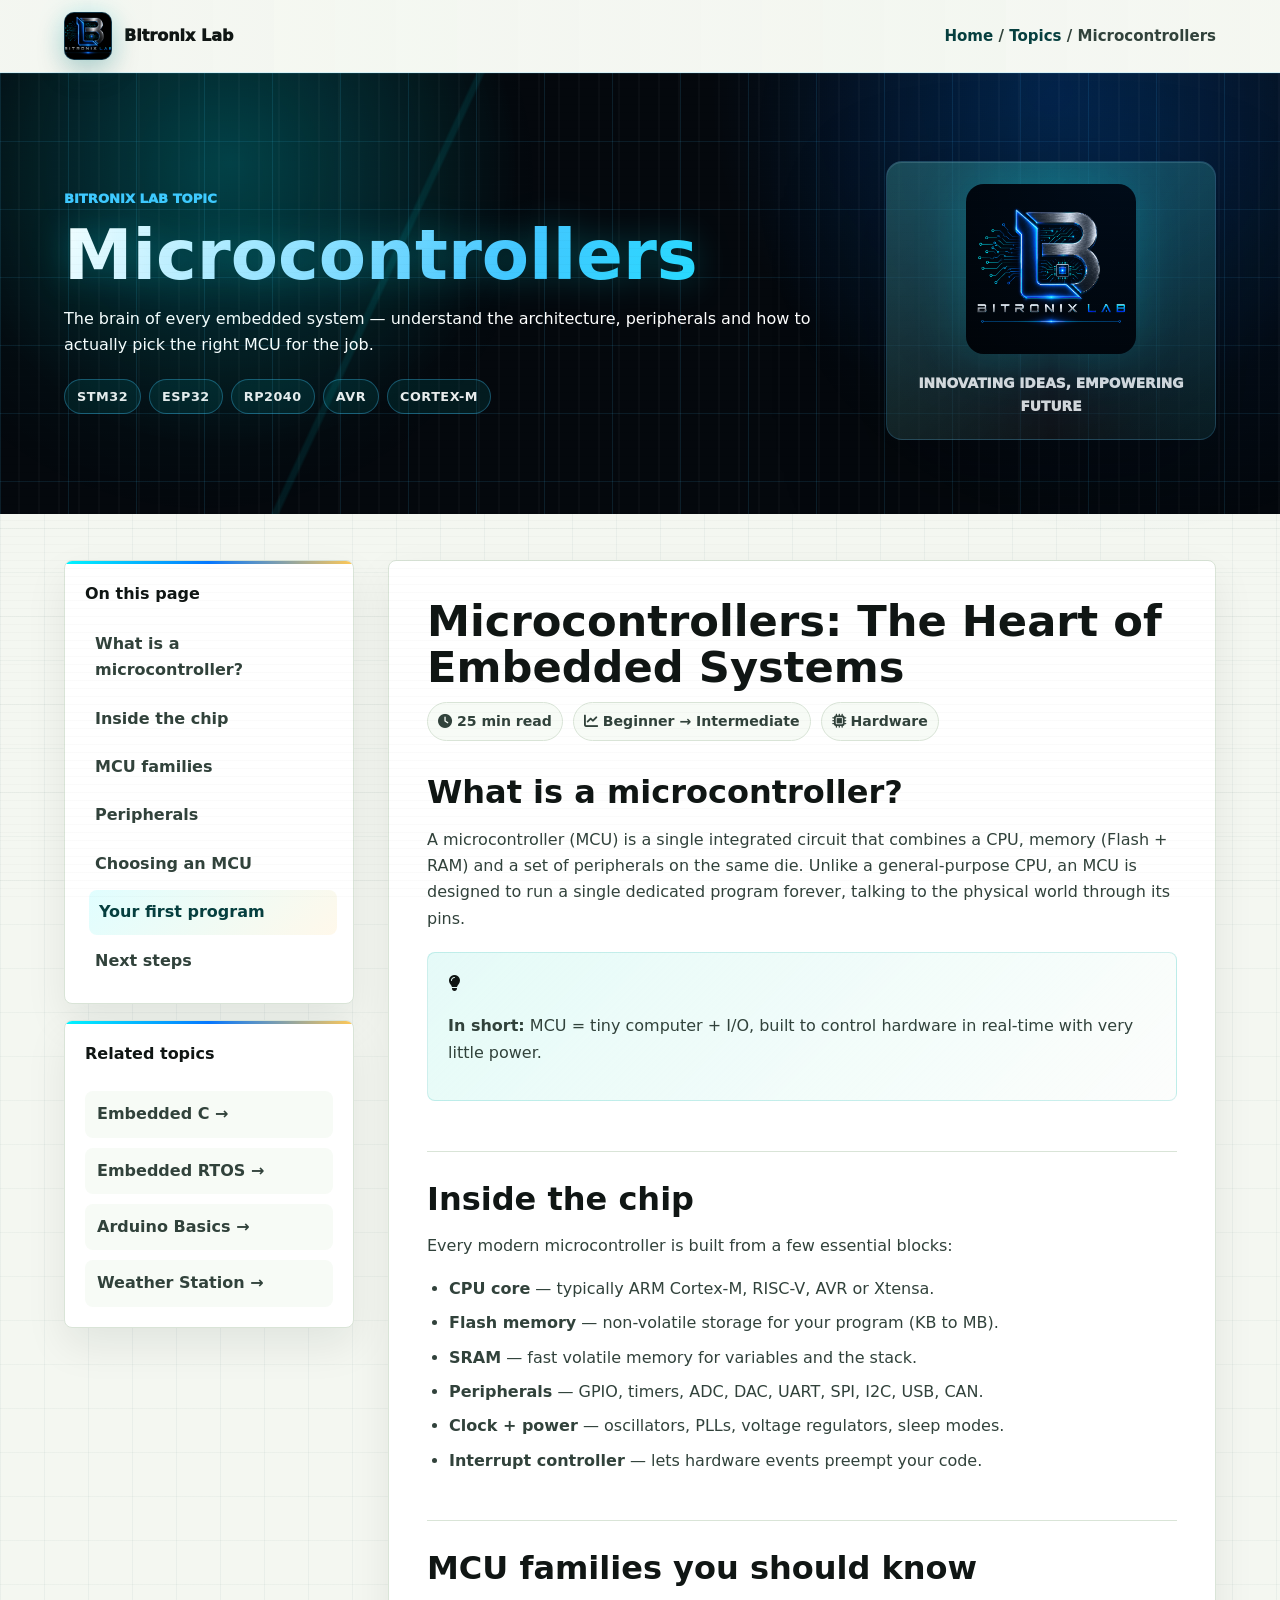
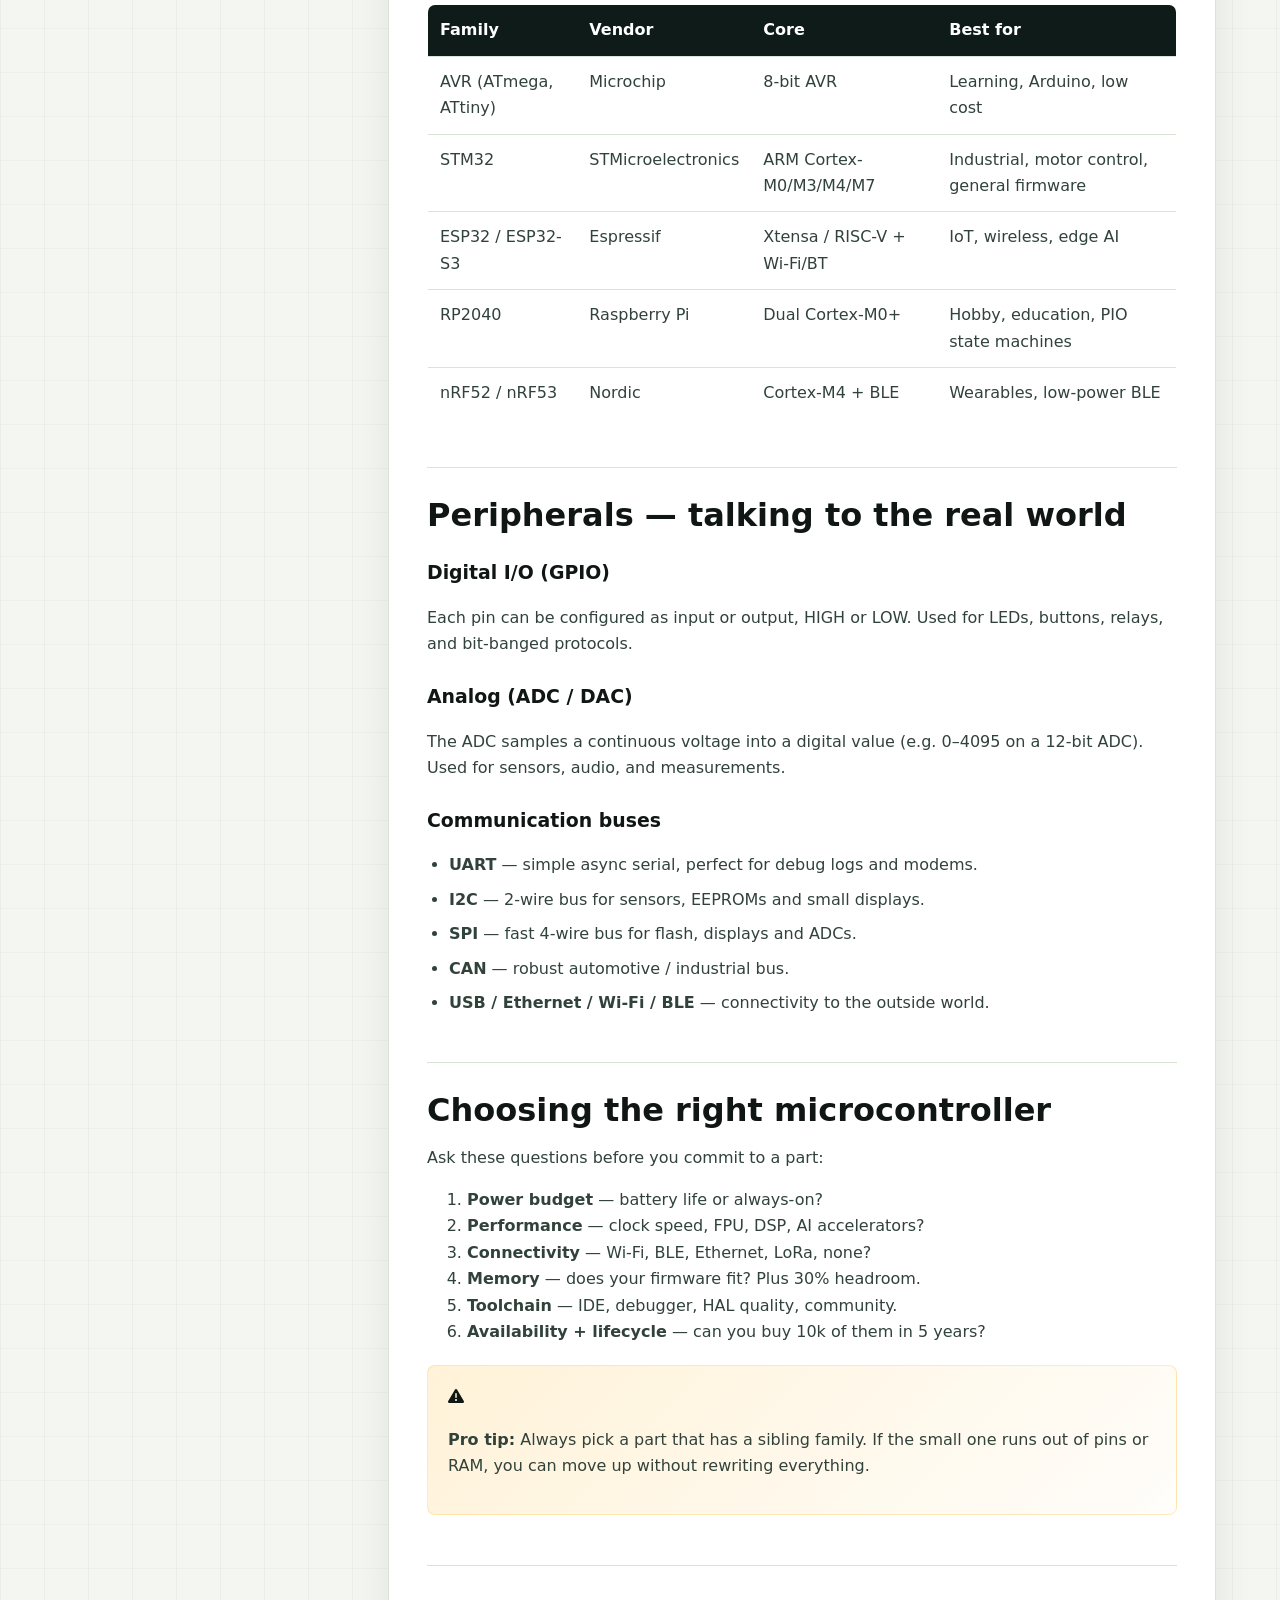
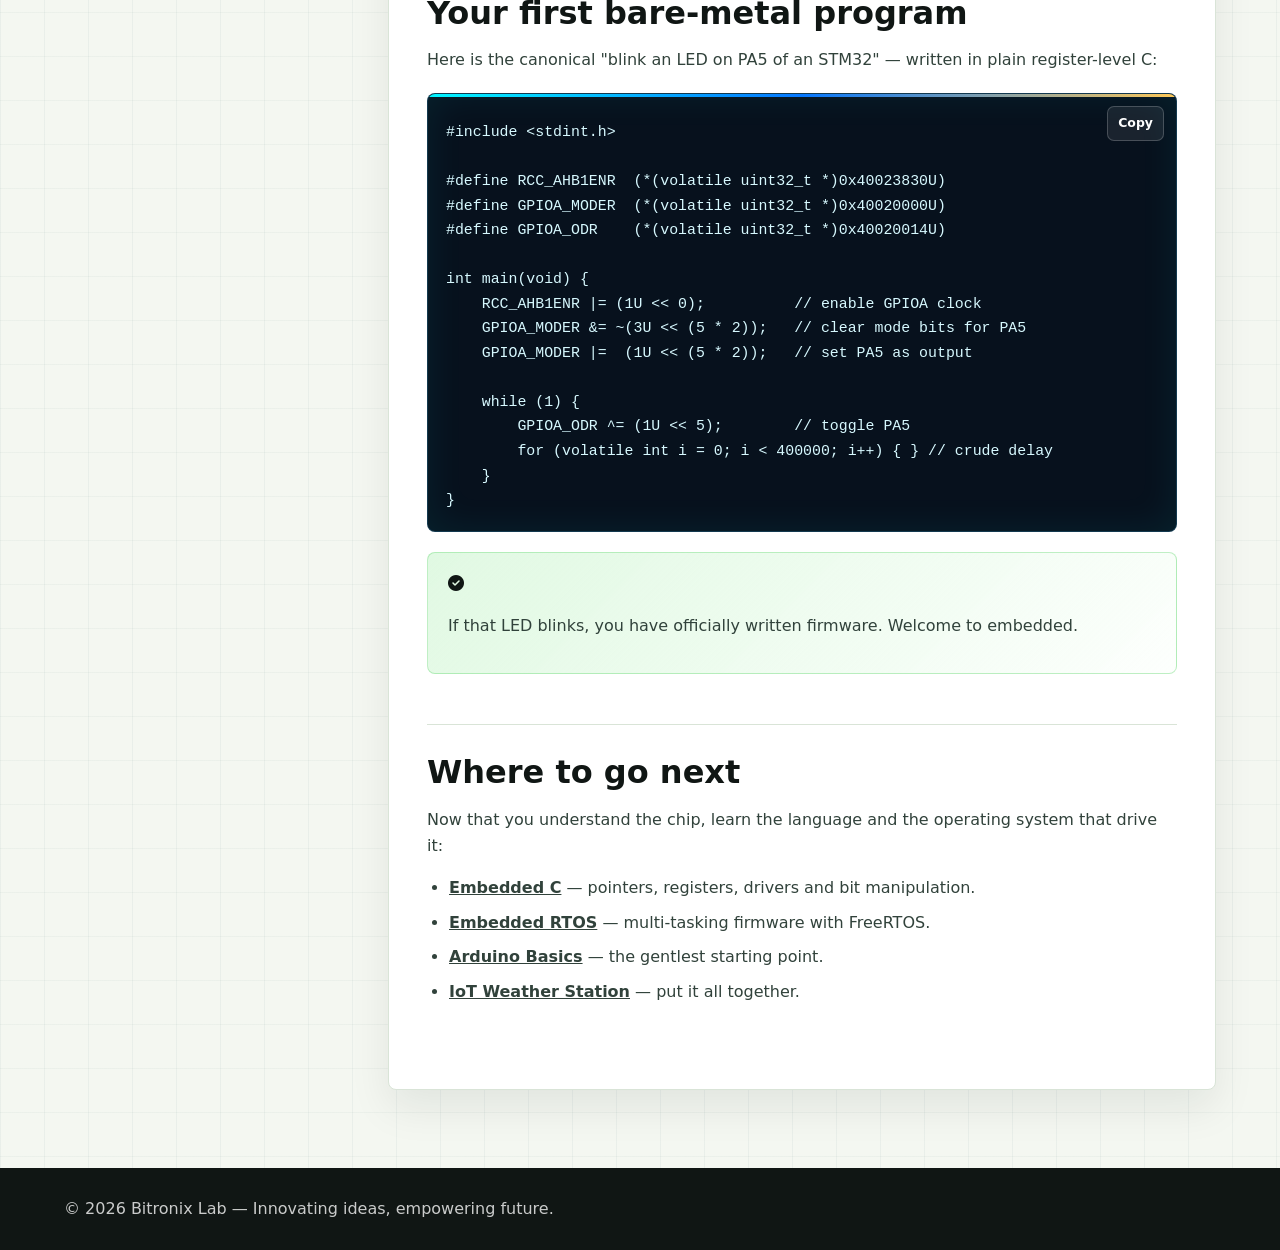
<file: tutorials/microcontrollers.html>
<!DOCTYPE html>
<html lang="en">
<head>
    <meta charset="UTF-8">
    <meta name="viewport" content="width=device-width, initial-scale=1.0">
    <title>Microcontrollers - Bitronix Lab</title>
    <link rel="stylesheet" href="../css/tutorial.css">
    <link rel="stylesheet" href="../css/extras.css">
    <link rel="stylesheet" href="https://cdnjs.cloudflare.com/ajax/libs/font-awesome/6.4.0/css/all.min.css">
</head>
<body>
    <div class="page-progress" data-page-progress></div>

    <nav class="navbar">
        <div class="nav-container">
            <a href="../index.html" class="nav-logo">
                <span class="nav-logo-mark">
                    <img src="../Website/assets/brand_logo.png" alt="" aria-hidden="true">
                </span>
                <span>Bitronix Lab</span>
            </a>
            <div class="nav-breadcrumb">
                <a href="../index.html">Home</a> /
                <a href="../index.html#topics">Topics</a> /
                <span>Microcontrollers</span>
            </div>
        </div>
    </nav>

    <section class="tutorial-hero">
        <div class="tutorial-hero-inner">
            <div>
                <p class="eyebrow">Bitronix Lab Topic</p>
                <h1><span class="gradient-text">Microcontrollers</span></h1>
                <p>The brain of every embedded system — understand the architecture, peripherals and how to actually pick the right MCU for the job.</p>
                <div class="topic-hero-tags">
                    <span>STM32</span><span>ESP32</span><span>RP2040</span><span>AVR</span><span>Cortex-M</span>
                </div>
            </div>
            <div class="tutorial-mission-card">
                <img src="../Website/assets/brand_logo.png" alt="Bitronix Lab logo">
                <span>Innovating ideas, empowering future</span>
            </div>
        </div>
    </section>

    <div class="tutorial-container">
        <aside class="tutorial-sidebar">
            <div class="tutorial-nav">
                <h3>On this page</h3>
                <ul>
                    <li><a href="#what">What is a microcontroller?</a></li>
                    <li><a href="#architecture">Inside the chip</a></li>
                    <li><a href="#families">MCU families</a></li>
                    <li><a href="#peripherals">Peripherals</a></li>
                    <li><a href="#choosing">Choosing an MCU</a></li>
                    <li><a href="#first-program">Your first program</a></li>
                    <li><a href="#next">Next steps</a></li>
                </ul>
            </div>
            <div class="other-tutorials">
                <h3>Related topics</h3>
                <a href="embedded-c.html">Embedded C →</a>
                <a href="embedded-rtos.html">Embedded RTOS →</a>
                <a href="arduino-basics.html">Arduino Basics →</a>
                <a href="weather-station.html">Weather Station →</a>
            </div>
        </aside>

        <main class="tutorial-content">
            <article>
                <h1>Microcontrollers: The Heart of Embedded Systems</h1>
                <div class="article-meta">
                    <span><i class="fas fa-clock"></i> 25 min read</span>
                    <span><i class="fas fa-chart-line"></i> Beginner → Intermediate</span>
                    <span><i class="fas fa-microchip"></i> Hardware</span>
                </div>

                <section id="what">
                    <h2>What is a microcontroller?</h2>
                    <p>A microcontroller (MCU) is a single integrated circuit that combines a CPU, memory (Flash + RAM) and a set of peripherals on the same die. Unlike a general-purpose CPU, an MCU is designed to run a single dedicated program forever, talking to the physical world through its pins.</p>
                    <div class="info-box">
                        <i class="fas fa-lightbulb"></i>
                        <p><strong>In short:</strong> MCU = tiny computer + I/O, built to control hardware in real-time with very little power.</p>
                    </div>
                </section>

                <section id="architecture">
                    <h2>Inside the chip</h2>
                    <p>Every modern microcontroller is built from a few essential blocks:</p>
                    <ul class="components-list">
                        <li><strong>CPU core</strong> — typically ARM Cortex-M, RISC-V, AVR or Xtensa.</li>
                        <li><strong>Flash memory</strong> — non-volatile storage for your program (KB to MB).</li>
                        <li><strong>SRAM</strong> — fast volatile memory for variables and the stack.</li>
                        <li><strong>Peripherals</strong> — GPIO, timers, ADC, DAC, UART, SPI, I2C, USB, CAN.</li>
                        <li><strong>Clock + power</strong> — oscillators, PLLs, voltage regulators, sleep modes.</li>
                        <li><strong>Interrupt controller</strong> — lets hardware events preempt your code.</li>
                    </ul>
                </section>

                <section id="families">
                    <h2>MCU families you should know</h2>
                    <table class="functions-table">
                        <tr>
                            <th>Family</th><th>Vendor</th><th>Core</th><th>Best for</th>
                        </tr>
                        <tr>
                            <td>AVR (ATmega, ATtiny)</td><td>Microchip</td><td>8-bit AVR</td><td>Learning, Arduino, low cost</td>
                        </tr>
                        <tr>
                            <td>STM32</td><td>STMicroelectronics</td><td>ARM Cortex-M0/M3/M4/M7</td><td>Industrial, motor control, general firmware</td>
                        </tr>
                        <tr>
                            <td>ESP32 / ESP32-S3</td><td>Espressif</td><td>Xtensa / RISC-V + Wi-Fi/BT</td><td>IoT, wireless, edge AI</td>
                        </tr>
                        <tr>
                            <td>RP2040</td><td>Raspberry Pi</td><td>Dual Cortex-M0+</td><td>Hobby, education, PIO state machines</td>
                        </tr>
                        <tr>
                            <td>nRF52 / nRF53</td><td>Nordic</td><td>Cortex-M4 + BLE</td><td>Wearables, low-power BLE</td>
                        </tr>
                    </table>
                </section>

                <section id="peripherals">
                    <h2>Peripherals — talking to the real world</h2>
                    <h3>Digital I/O (GPIO)</h3>
                    <p>Each pin can be configured as input or output, HIGH or LOW. Used for LEDs, buttons, relays, and bit-banged protocols.</p>
                    <h3>Analog (ADC / DAC)</h3>
                    <p>The ADC samples a continuous voltage into a digital value (e.g. 0–4095 on a 12-bit ADC). Used for sensors, audio, and measurements.</p>
                    <h3>Communication buses</h3>
                    <ul class="components-list">
                        <li><strong>UART</strong> — simple async serial, perfect for debug logs and modems.</li>
                        <li><strong>I2C</strong> — 2-wire bus for sensors, EEPROMs and small displays.</li>
                        <li><strong>SPI</strong> — fast 4-wire bus for flash, displays and ADCs.</li>
                        <li><strong>CAN</strong> — robust automotive / industrial bus.</li>
                        <li><strong>USB / Ethernet / Wi-Fi / BLE</strong> — connectivity to the outside world.</li>
                    </ul>
                </section>

                <section id="choosing">
                    <h2>Choosing the right microcontroller</h2>
                    <p>Ask these questions before you commit to a part:</p>
                    <ol>
                        <li><strong>Power budget</strong> — battery life or always-on?</li>
                        <li><strong>Performance</strong> — clock speed, FPU, DSP, AI accelerators?</li>
                        <li><strong>Connectivity</strong> — Wi-Fi, BLE, Ethernet, LoRa, none?</li>
                        <li><strong>Memory</strong> — does your firmware fit? Plus 30% headroom.</li>
                        <li><strong>Toolchain</strong> — IDE, debugger, HAL quality, community.</li>
                        <li><strong>Availability + lifecycle</strong> — can you buy 10k of them in 5 years?</li>
                    </ol>
                    <div class="warning-box">
                        <i class="fas fa-exclamation-triangle"></i>
                        <p><strong>Pro tip:</strong> Always pick a part that has a sibling family. If the small one runs out of pins or RAM, you can move up without rewriting everything.</p>
                    </div>
                </section>

                <section id="first-program">
                    <h2>Your first bare-metal program</h2>
                    <p>Here is the canonical "blink an LED on PA5 of an STM32" — written in plain register-level C:</p>
                    <div class="code-block">
<pre><code class="language-c">#include &lt;stdint.h&gt;

#define RCC_AHB1ENR  (*(volatile uint32_t *)0x40023830U)
#define GPIOA_MODER  (*(volatile uint32_t *)0x40020000U)
#define GPIOA_ODR    (*(volatile uint32_t *)0x40020014U)

int main(void) {
    RCC_AHB1ENR |= (1U &lt;&lt; 0);          // enable GPIOA clock
    GPIOA_MODER &amp;= ~(3U &lt;&lt; (5 * 2));   // clear mode bits for PA5
    GPIOA_MODER |=  (1U &lt;&lt; (5 * 2));   // set PA5 as output

    while (1) {
        GPIOA_ODR ^= (1U &lt;&lt; 5);        // toggle PA5
        for (volatile int i = 0; i &lt; 400000; i++) { } // crude delay
    }
}
</code></pre>
                    </div>
                    <div class="success-box">
                        <i class="fas fa-check-circle"></i>
                        <p>If that LED blinks, you have officially written firmware. Welcome to embedded.</p>
                    </div>
                </section>

                <section id="next">
                    <h2>Where to go next</h2>
                    <p>Now that you understand the chip, learn the language and the operating system that drive it:</p>
                    <ul class="components-list">
                        <li><a href="embedded-c.html"><strong>Embedded C</strong></a> — pointers, registers, drivers and bit manipulation.</li>
                        <li><a href="embedded-rtos.html"><strong>Embedded RTOS</strong></a> — multi-tasking firmware with FreeRTOS.</li>
                        <li><a href="arduino-basics.html"><strong>Arduino Basics</strong></a> — the gentlest starting point.</li>
                        <li><a href="weather-station.html"><strong>IoT Weather Station</strong></a> — put it all together.</li>
                    </ul>
                </section>
            </article>
        </main>
    </div>

    <footer class="footer">
        <div class="container">
            <p>© 2026 Bitronix Lab — Innovating ideas, empowering future.</p>
        </div>
    </footer>

    <script src="../js/tutorial.js"></script>
</body>
</html>
</file>
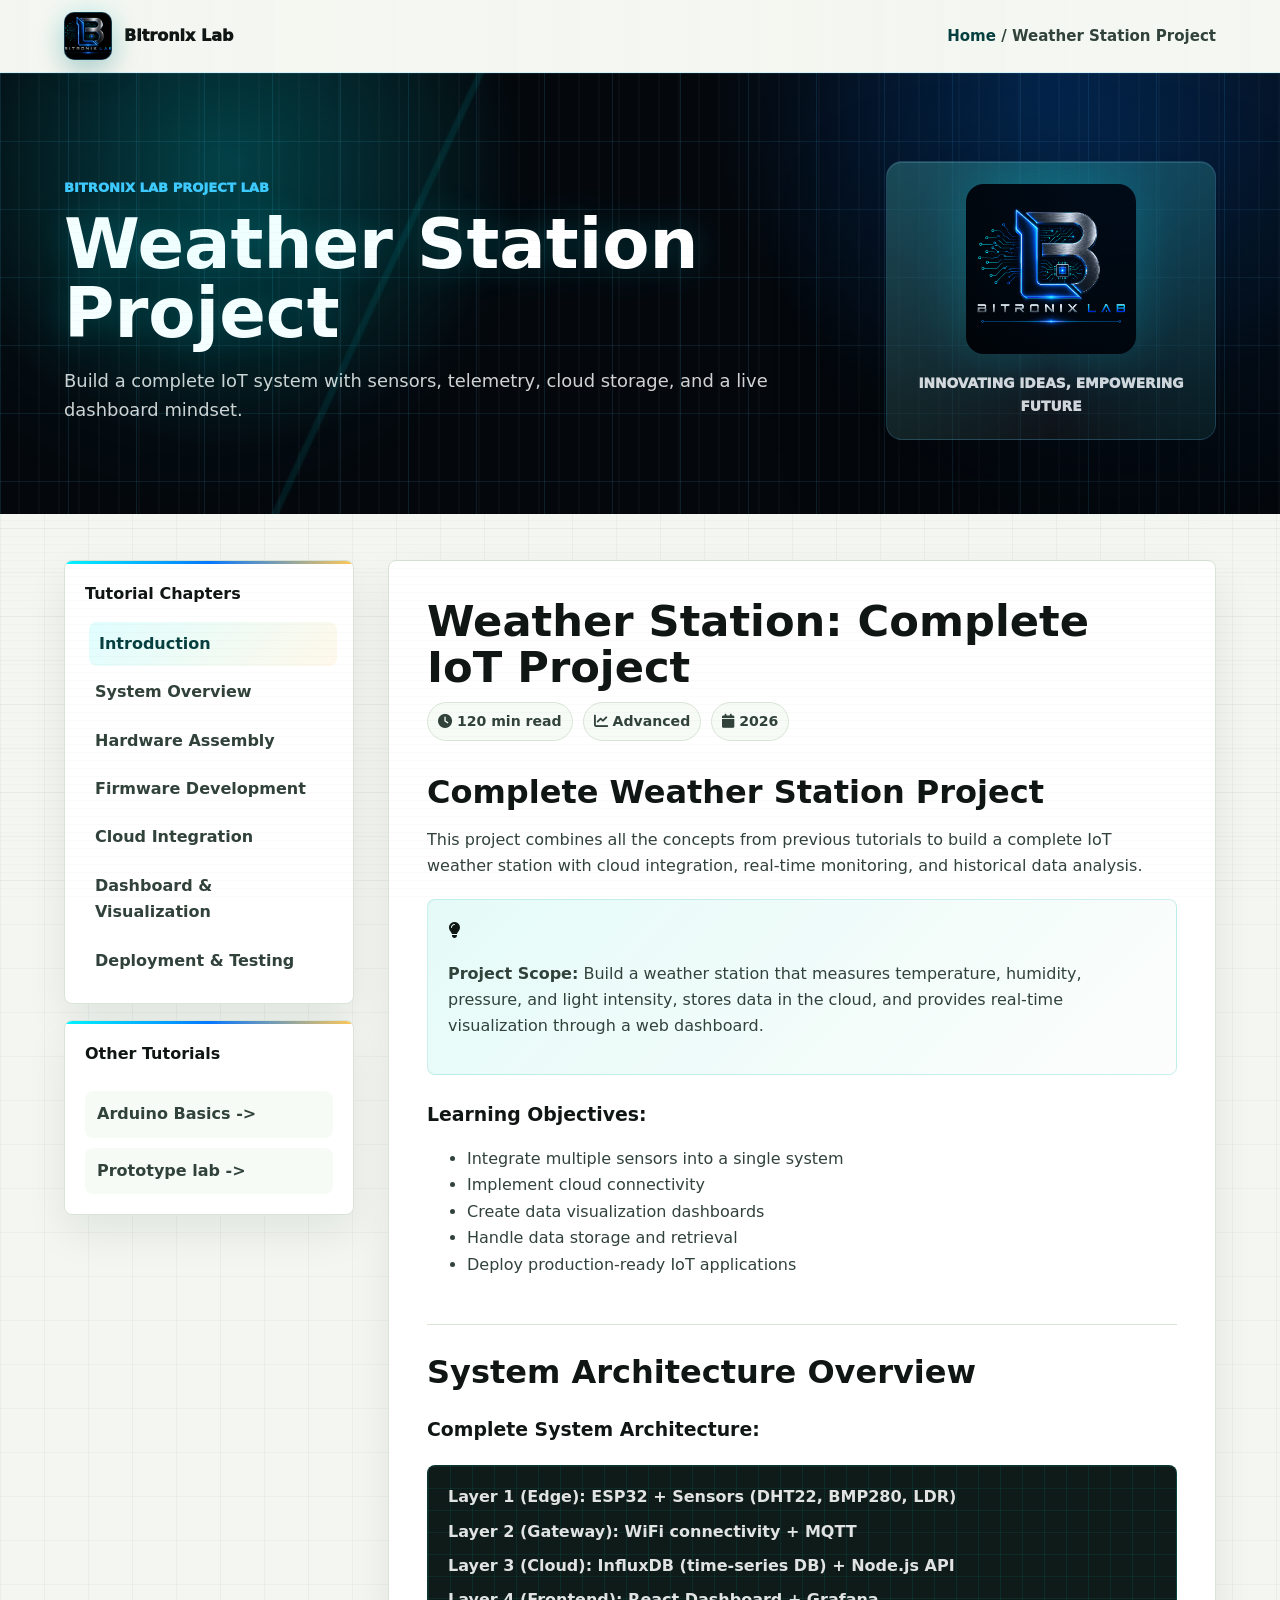
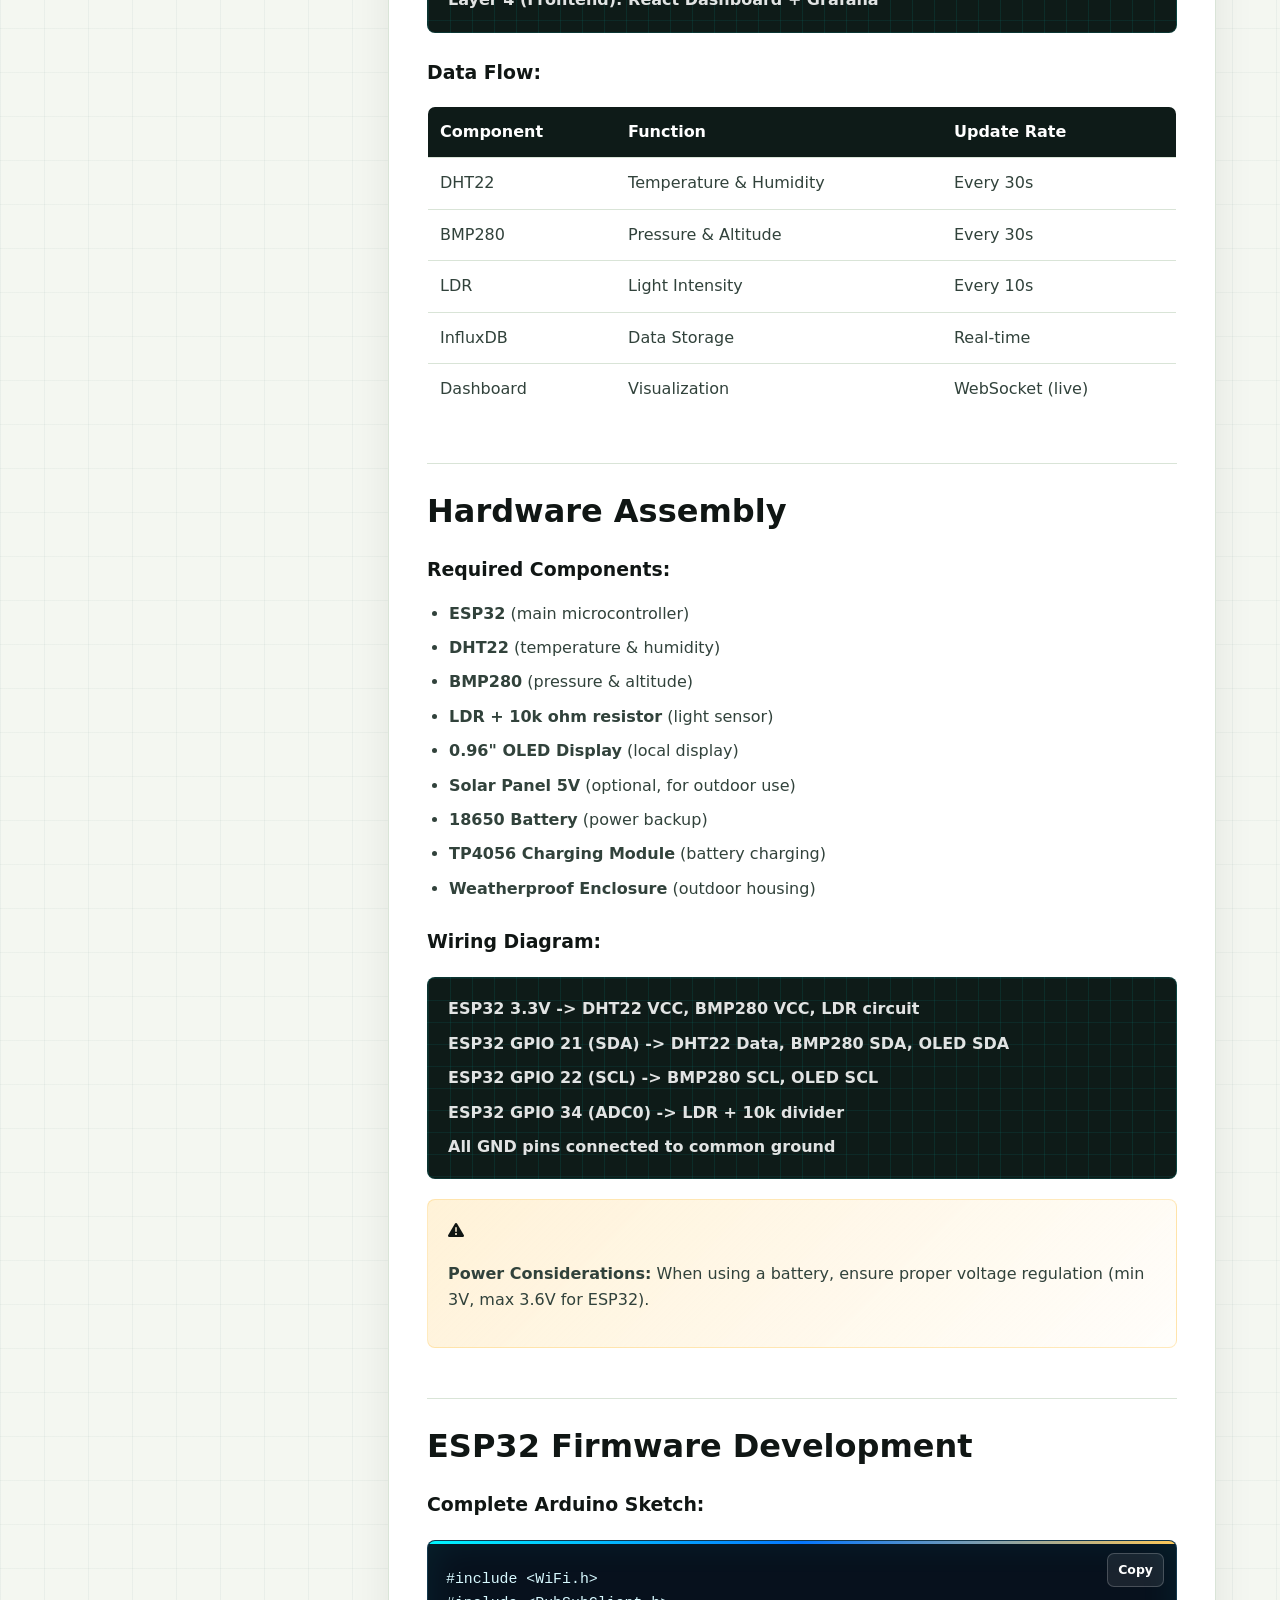
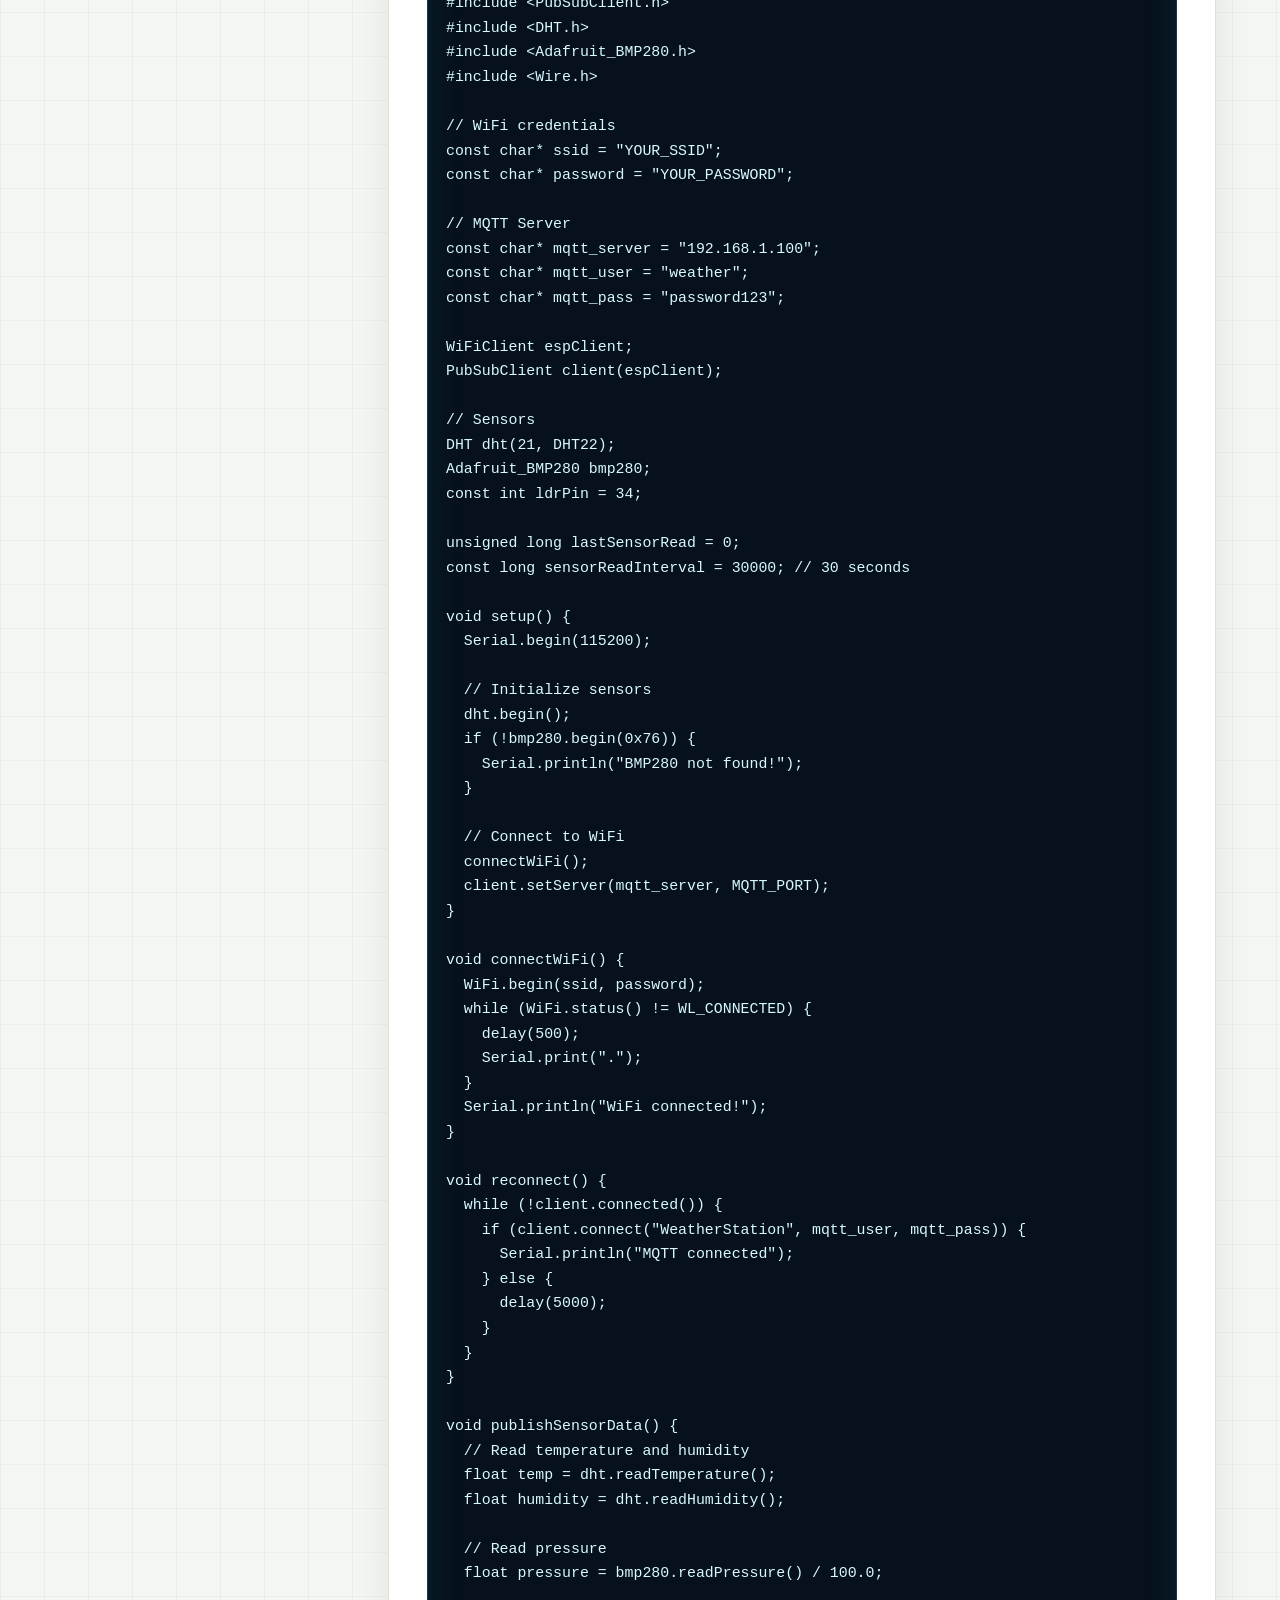
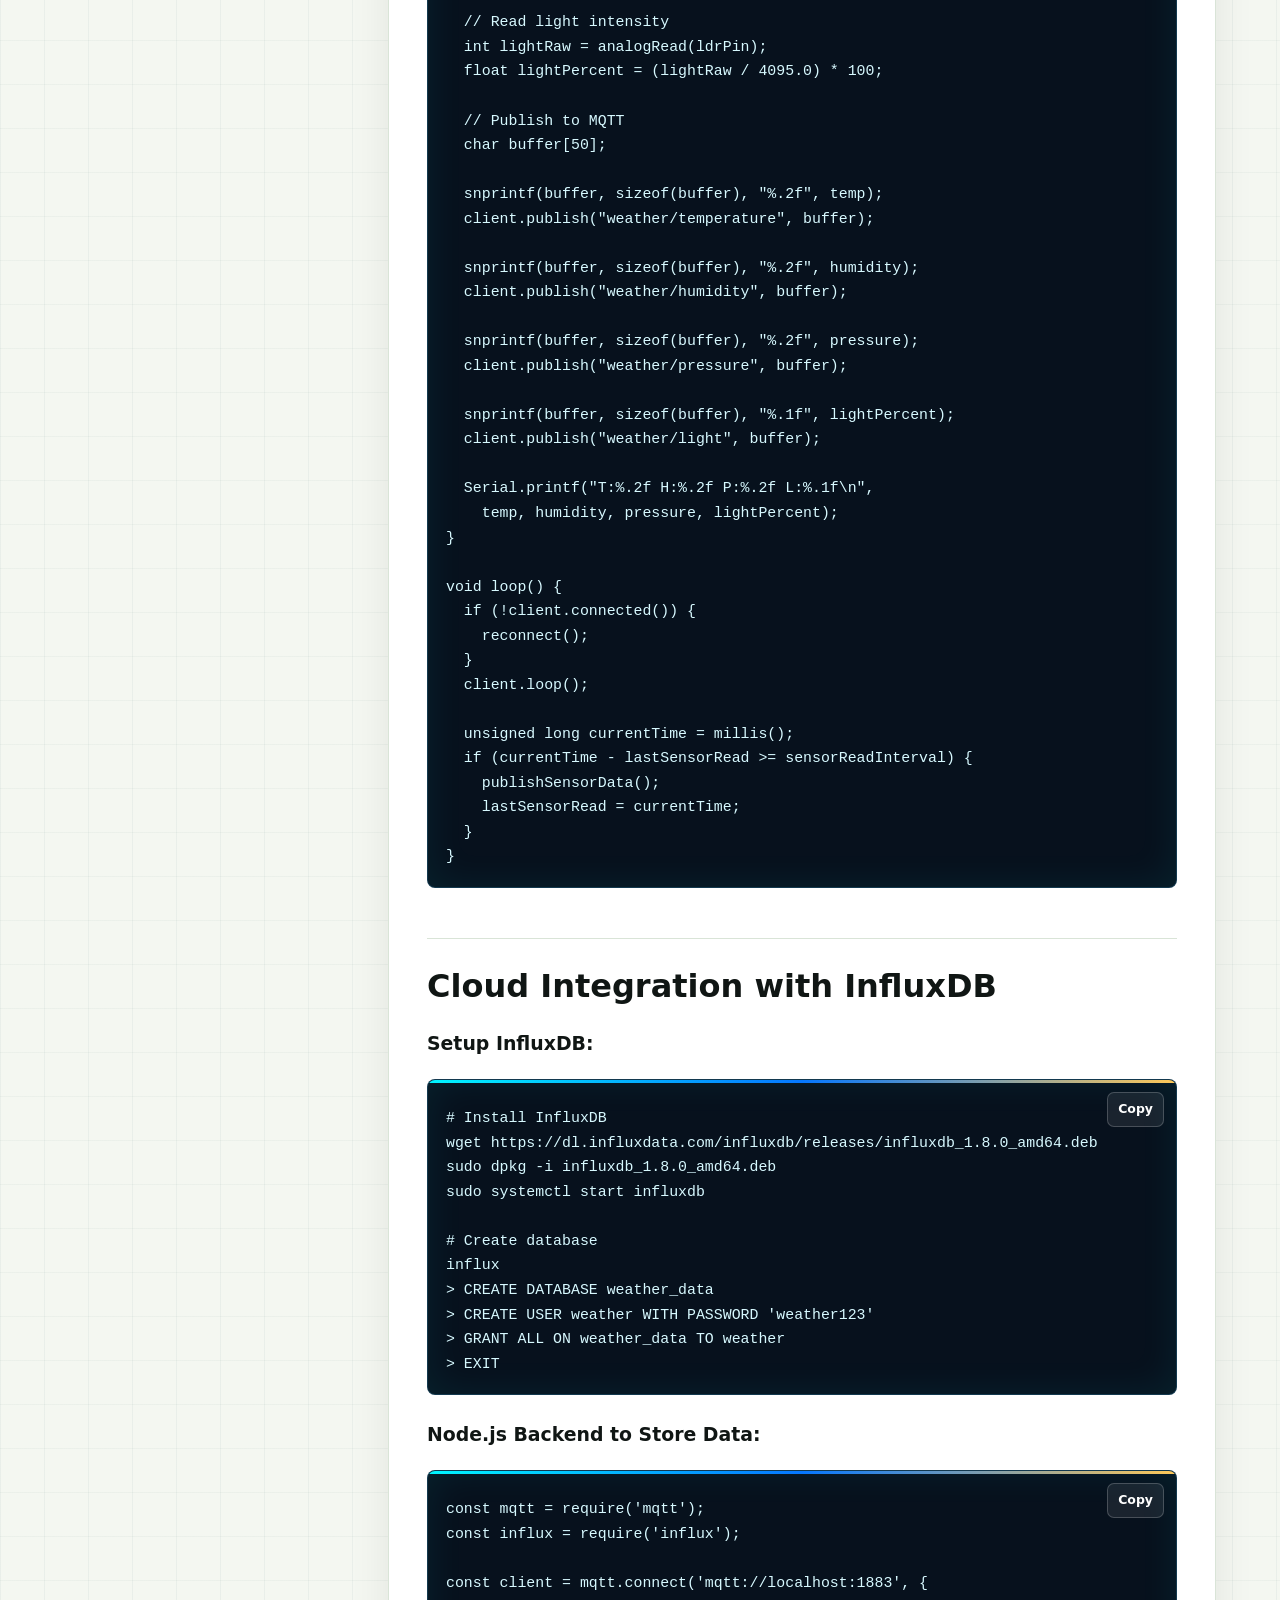
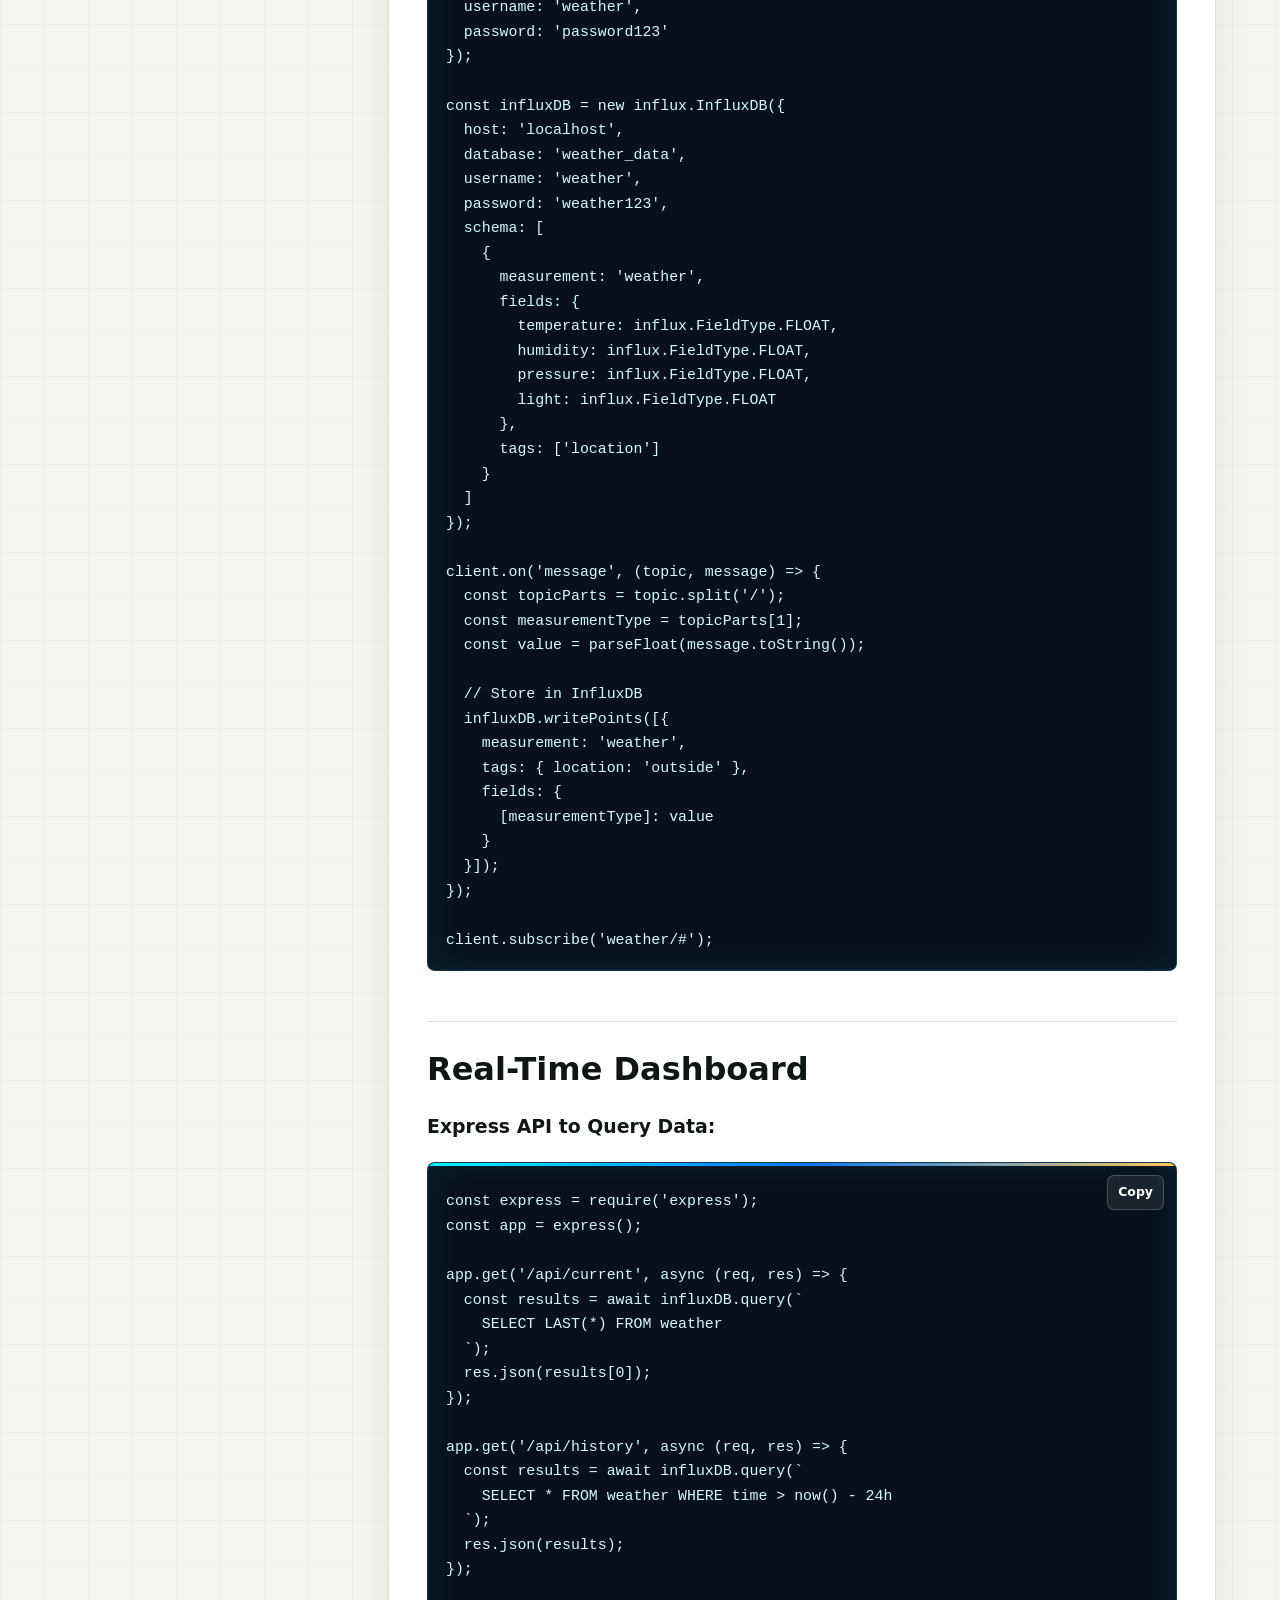
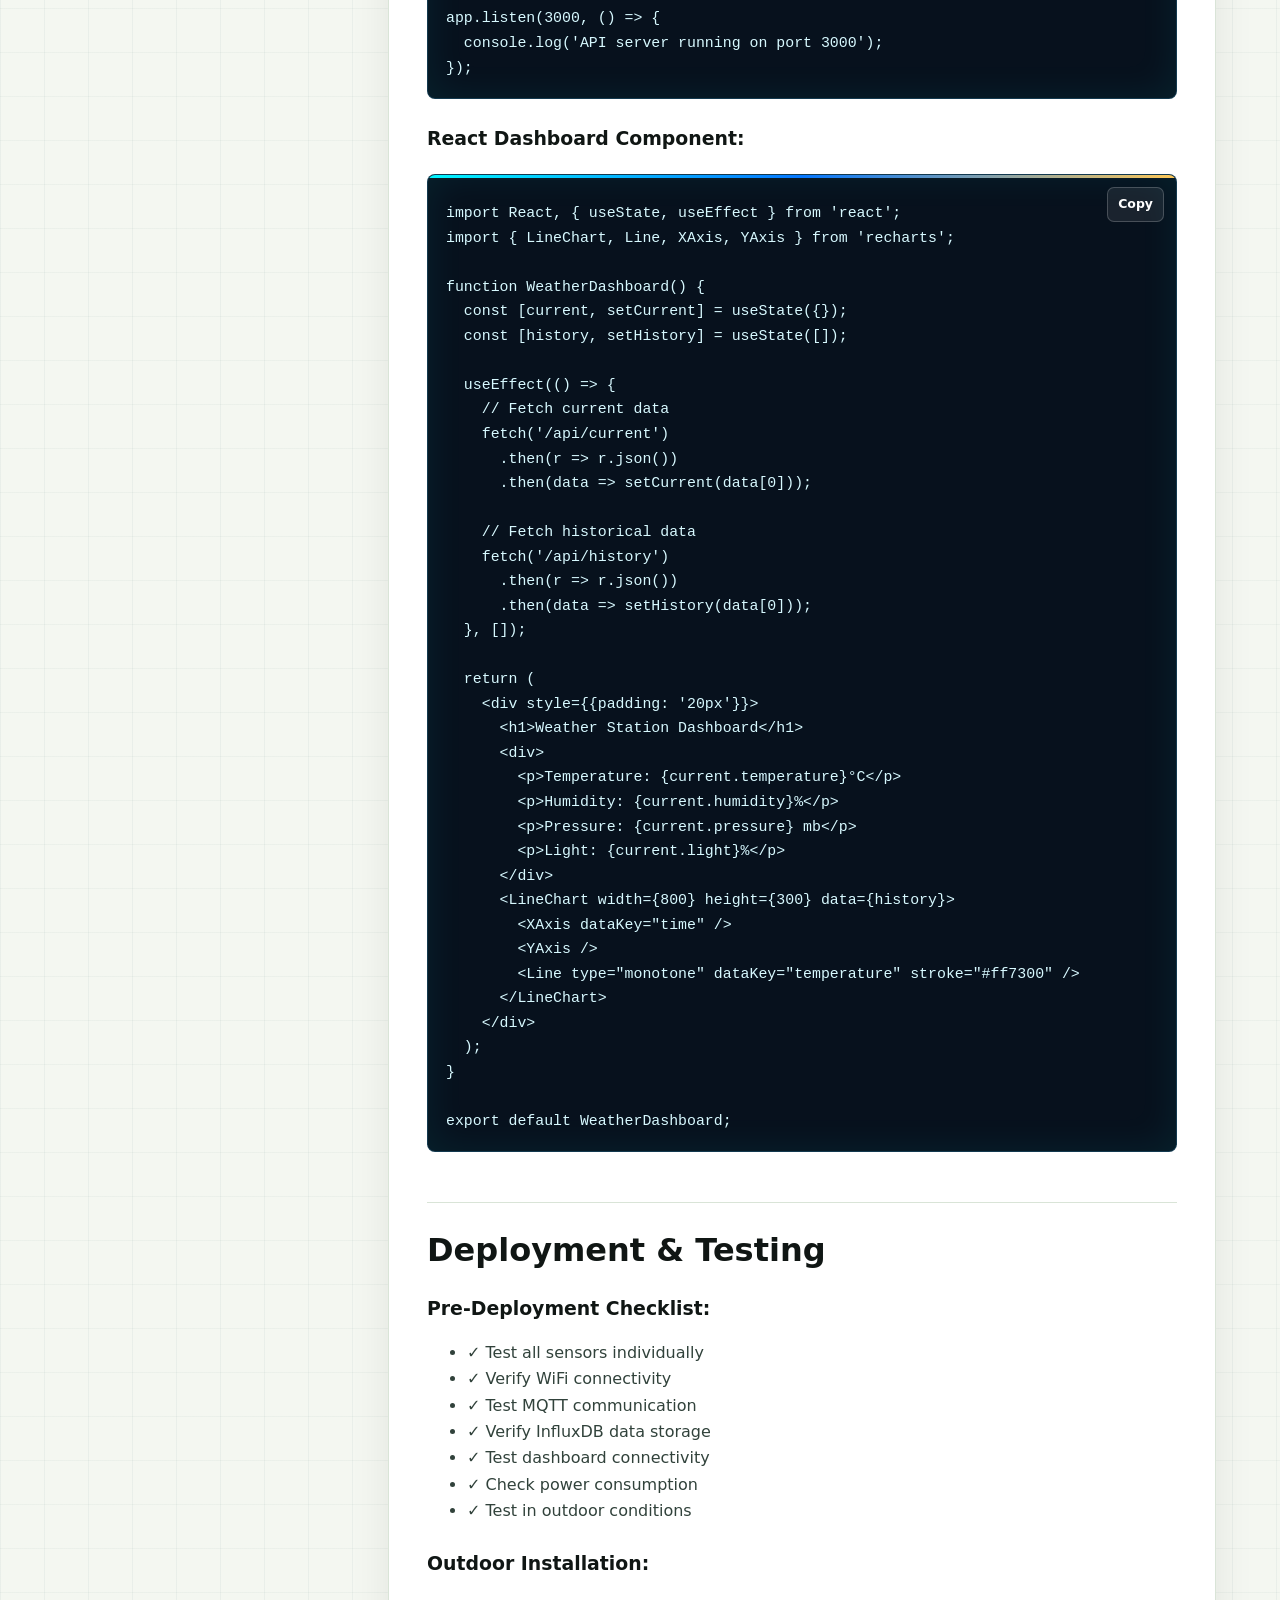
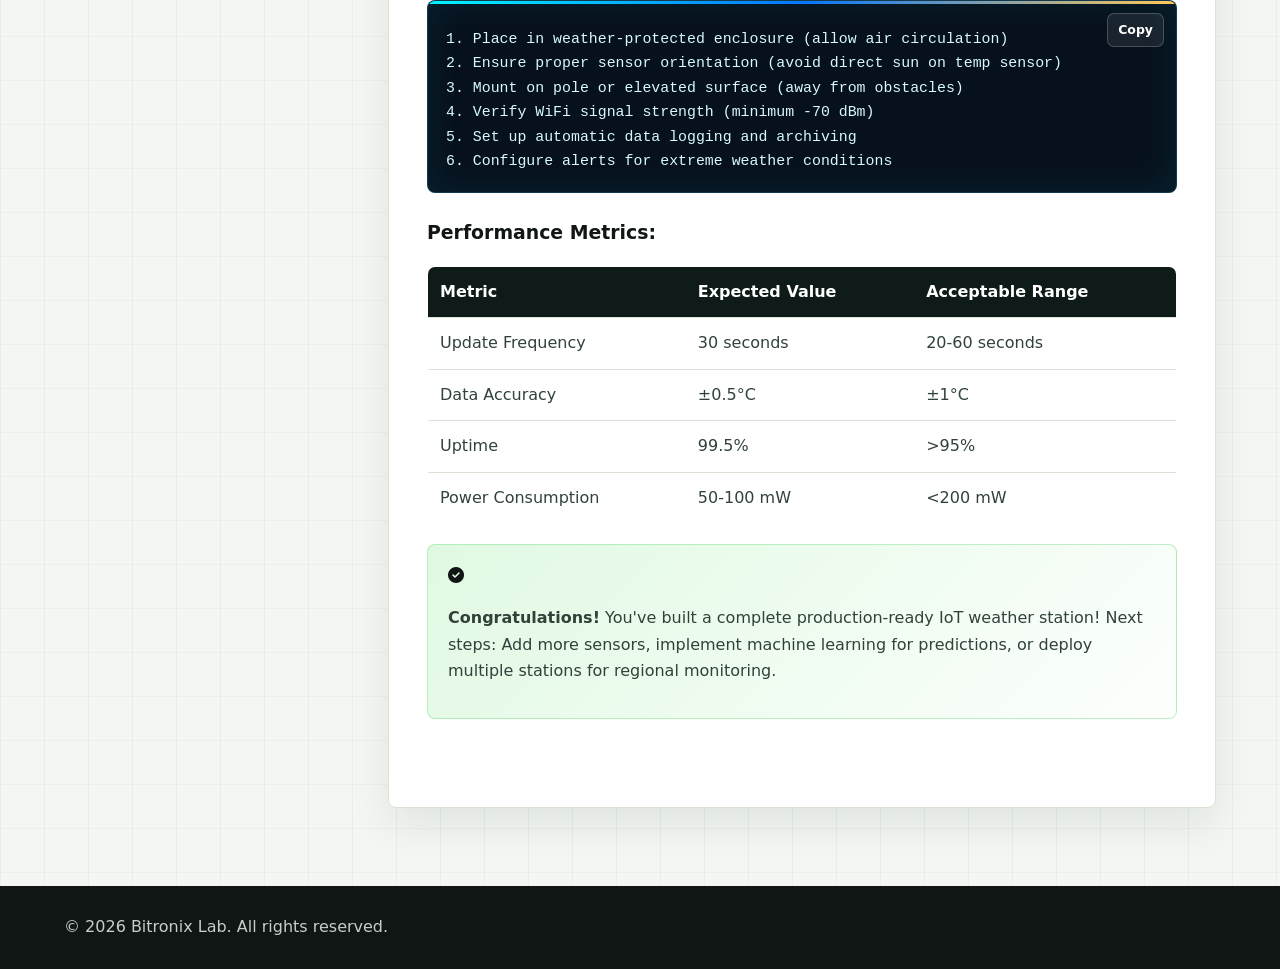
<file: tutorials/weather-station.html>
<!DOCTYPE html>
<html lang="en">
<head>
    <meta charset="UTF-8">
    <meta name="viewport" content="width=device-width, initial-scale=1.0">
    <title>Weather Station Project - Bitronix Lab</title>
    <link rel="stylesheet" href="../css/tutorial.css">
    <link rel="stylesheet" href="https://cdnjs.cloudflare.com/ajax/libs/font-awesome/6.4.0/css/all.min.css">
</head>
<body>
    <div class="page-progress" data-page-progress></div>

    <!-- Navigation -->
    <nav class="navbar">
        <div class="nav-container">
            <a href="../index.html" class="nav-logo">
                <span class="nav-logo-mark">
                    <img src="../Website/assets/brand_logo.png" alt="" aria-hidden="true">
                </span>
                <span>Bitronix Lab</span>
            </a>
            <div class="nav-breadcrumb">
                <a href="../index.html">Home</a> / <span>Weather Station Project</span>
            </div>
        </div>
    </nav>

    <section class="tutorial-hero">
        <div class="tutorial-hero-inner">
            <div>
                <p class="eyebrow">Bitronix Lab Project Lab</p>
                <h1>Weather Station Project</h1>
                <p>Build a complete IoT system with sensors, telemetry, cloud storage, and a live dashboard mindset.</p>
            </div>
            <div class="tutorial-mission-card">
                <img src="../Website/assets/brand_logo.png" alt="Bitronix Lab logo">
                <span>Innovating ideas, empowering future</span>
            </div>
        </div>
    </section>

    <!-- Tutorial Content -->
    <div class="tutorial-container">
        <aside class="tutorial-sidebar">
            <div class="tutorial-nav">
                <h3>Tutorial Chapters</h3>
                <ul>
                    <li><a href="#introduction">Introduction</a></li>
                    <li><a href="#overview">System Overview</a></li>
                    <li><a href="#hardware">Hardware Assembly</a></li>
                    <li><a href="#firmware">Firmware Development</a></li>
                    <li><a href="#cloud">Cloud Integration</a></li>
                    <li><a href="#dashboard">Dashboard & Visualization</a></li>
                    <li><a href="#deployment">Deployment & Testing</a></li>
                </ul>
            </div>
            <div class="other-tutorials">
                <h3>Other Tutorials</h3>
                <a href="arduino-basics.html">Arduino Basics -></a>
                <a href="../index.html#innovation">Prototype lab -></a>
            </div>
        </aside>

        <main class="tutorial-content">
            <article>
                <h1>Weather Station: Complete IoT Project</h1>
                <div class="article-meta">
                    <span><i class="fas fa-clock"></i> 120 min read</span>
                    <span><i class="fas fa-chart-line"></i> Advanced</span>
                    <span><i class="fas fa-calendar"></i> 2026</span>
                </div>

                <section id="introduction">
                    <h2>Complete Weather Station Project</h2>
                    <p>This project combines all the concepts from previous tutorials to build a complete IoT weather station with cloud integration, real-time monitoring, and historical data analysis.</p>
                    <div class="info-box">
                        <i class="fas fa-lightbulb"></i>
                        <p><strong>Project Scope:</strong> Build a weather station that measures temperature, humidity, pressure, and light intensity, stores data in the cloud, and provides real-time visualization through a web dashboard.</p>
                    </div>

                    <h3>Learning Objectives:</h3>
                    <ul>
                        <li>Integrate multiple sensors into a single system</li>
                        <li>Implement cloud connectivity</li>
                        <li>Create data visualization dashboards</li>
                        <li>Handle data storage and retrieval</li>
                        <li>Deploy production-ready IoT applications</li>
                    </ul>
                </section>

                <section id="overview">
                    <h2>System Architecture Overview</h2>
                    <h3>Complete System Architecture:</h3>
                    <div class="circuit-diagram">
                        <p><strong>Layer 1 (Edge):</strong> ESP32 + Sensors (DHT22, BMP280, LDR)</p>
                        <p><strong>Layer 2 (Gateway):</strong> WiFi connectivity + MQTT</p>
                        <p><strong>Layer 3 (Cloud):</strong> InfluxDB (time-series DB) + Node.js API</p>
                        <p><strong>Layer 4 (Frontend):</strong> React Dashboard + Grafana</p>
                    </div>

                    <h3>Data Flow:</h3>
                    <table class="functions-table">
                        <tr>
                            <th>Component</th>
                            <th>Function</th>
                            <th>Update Rate</th>
                        </tr>
                        <tr>
                            <td>DHT22</td>
                            <td>Temperature & Humidity</td>
                            <td>Every 30s</td>
                        </tr>
                        <tr>
                            <td>BMP280</td>
                            <td>Pressure & Altitude</td>
                            <td>Every 30s</td>
                        </tr>
                        <tr>
                            <td>LDR</td>
                            <td>Light Intensity</td>
                            <td>Every 10s</td>
                        </tr>
                        <tr>
                            <td>InfluxDB</td>
                            <td>Data Storage</td>
                            <td>Real-time</td>
                        </tr>
                        <tr>
                            <td>Dashboard</td>
                            <td>Visualization</td>
                            <td>WebSocket (live)</td>
                        </tr>
                    </table>
                </section>

                <section id="hardware">
                    <h2>Hardware Assembly</h2>
                    <h3>Required Components:</h3>
                    <ul class="components-list">
                        <li><strong>ESP32</strong> (main microcontroller)</li>
                        <li><strong>DHT22</strong> (temperature & humidity)</li>
                        <li><strong>BMP280</strong> (pressure & altitude)</li>
                        <li><strong>LDR + 10k ohm resistor</strong> (light sensor)</li>
                        <li><strong>0.96" OLED Display</strong> (local display)</li>
                        <li><strong>Solar Panel 5V</strong> (optional, for outdoor use)</li>
                        <li><strong>18650 Battery</strong> (power backup)</li>
                        <li><strong>TP4056 Charging Module</strong> (battery charging)</li>
                        <li><strong>Weatherproof Enclosure</strong> (outdoor housing)</li>
                    </ul>

                    <h3>Wiring Diagram:</h3>
                    <div class="circuit-diagram">
                        <p>ESP32 3.3V -> DHT22 VCC, BMP280 VCC, LDR circuit</p>
                        <p>ESP32 GPIO 21 (SDA) -> DHT22 Data, BMP280 SDA, OLED SDA</p>
                        <p>ESP32 GPIO 22 (SCL) -> BMP280 SCL, OLED SCL</p>
                        <p>ESP32 GPIO 34 (ADC0) -> LDR + 10k divider</p>
                        <p>All GND pins connected to common ground</p>
                    </div>

                    <div class="warning-box">
                        <i class="fas fa-exclamation-triangle"></i>
                        <p><strong>Power Considerations:</strong> When using a battery, ensure proper voltage regulation (min 3V, max 3.6V for ESP32).</p>
                    </div>
                </section>

                <section id="firmware">
                    <h2>ESP32 Firmware Development</h2>
                    <h3>Complete Arduino Sketch:</h3>
                    <div class="code-block">
<pre><code class="language-cpp">#include &lt;WiFi.h&gt;
#include &lt;PubSubClient.h&gt;
#include &lt;DHT.h&gt;
#include &lt;Adafruit_BMP280.h&gt;
#include &lt;Wire.h&gt;

// WiFi credentials
const char* ssid = "YOUR_SSID";
const char* password = "YOUR_PASSWORD";

// MQTT Server
const char* mqtt_server = "192.168.1.100";
const char* mqtt_user = "weather";
const char* mqtt_pass = "password123";

WiFiClient espClient;
PubSubClient client(espClient);

// Sensors
DHT dht(21, DHT22);
Adafruit_BMP280 bmp280;
const int ldrPin = 34;

unsigned long lastSensorRead = 0;
const long sensorReadInterval = 30000; // 30 seconds

void setup() {
  Serial.begin(115200);
  
  // Initialize sensors
  dht.begin();
  if (!bmp280.begin(0x76)) {
    Serial.println("BMP280 not found!");
  }
  
  // Connect to WiFi
  connectWiFi();
  client.setServer(mqtt_server, MQTT_PORT);
}

void connectWiFi() {
  WiFi.begin(ssid, password);
  while (WiFi.status() != WL_CONNECTED) {
    delay(500);
    Serial.print(".");
  }
  Serial.println("WiFi connected!");
}

void reconnect() {
  while (!client.connected()) {
    if (client.connect("WeatherStation", mqtt_user, mqtt_pass)) {
      Serial.println("MQTT connected");
    } else {
      delay(5000);
    }
  }
}

void publishSensorData() {
  // Read temperature and humidity
  float temp = dht.readTemperature();
  float humidity = dht.readHumidity();
  
  // Read pressure
  float pressure = bmp280.readPressure() / 100.0;
  
  // Read light intensity
  int lightRaw = analogRead(ldrPin);
  float lightPercent = (lightRaw / 4095.0) * 100;
  
  // Publish to MQTT
  char buffer[50];
  
  snprintf(buffer, sizeof(buffer), "%.2f", temp);
  client.publish("weather/temperature", buffer);
  
  snprintf(buffer, sizeof(buffer), "%.2f", humidity);
  client.publish("weather/humidity", buffer);
  
  snprintf(buffer, sizeof(buffer), "%.2f", pressure);
  client.publish("weather/pressure", buffer);
  
  snprintf(buffer, sizeof(buffer), "%.1f", lightPercent);
  client.publish("weather/light", buffer);
  
  Serial.printf("T:%.2f H:%.2f P:%.2f L:%.1f\n", 
    temp, humidity, pressure, lightPercent);
}

void loop() {
  if (!client.connected()) {
    reconnect();
  }
  client.loop();
  
  unsigned long currentTime = millis();
  if (currentTime - lastSensorRead >= sensorReadInterval) {
    publishSensorData();
    lastSensorRead = currentTime;
  }
}</code></pre>
                    </div>
                </section>

                <section id="cloud">
                    <h2>Cloud Integration with InfluxDB</h2>
                    <h3>Setup InfluxDB:</h3>
                    <div class="code-block">
<pre><code># Install InfluxDB
wget https://dl.influxdata.com/influxdb/releases/influxdb_1.8.0_amd64.deb
sudo dpkg -i influxdb_1.8.0_amd64.deb
sudo systemctl start influxdb

# Create database
influx
> CREATE DATABASE weather_data
> CREATE USER weather WITH PASSWORD 'weather123'
> GRANT ALL ON weather_data TO weather
> EXIT</code></pre>
                    </div>

                    <h3>Node.js Backend to Store Data:</h3>
                    <div class="code-block">
<pre><code class="language-javascript">const mqtt = require('mqtt');
const influx = require('influx');

const client = mqtt.connect('mqtt://localhost:1883', {
  username: 'weather',
  password: 'password123'
});

const influxDB = new influx.InfluxDB({
  host: 'localhost',
  database: 'weather_data',
  username: 'weather',
  password: 'weather123',
  schema: [
    {
      measurement: 'weather',
      fields: {
        temperature: influx.FieldType.FLOAT,
        humidity: influx.FieldType.FLOAT,
        pressure: influx.FieldType.FLOAT,
        light: influx.FieldType.FLOAT
      },
      tags: ['location']
    }
  ]
});

client.on('message', (topic, message) => {
  const topicParts = topic.split('/');
  const measurementType = topicParts[1];
  const value = parseFloat(message.toString());
  
  // Store in InfluxDB
  influxDB.writePoints([{
    measurement: 'weather',
    tags: { location: 'outside' },
    fields: {
      [measurementType]: value
    }
  }]);
});

client.subscribe('weather/#');</code></pre>
                    </div>
                </section>

                <section id="dashboard">
                    <h2>Real-Time Dashboard</h2>
                    <h3>Express API to Query Data:</h3>
                    <div class="code-block">
<pre><code class="language-javascript">const express = require('express');
const app = express();

app.get('/api/current', async (req, res) => {
  const results = await influxDB.query(`
    SELECT LAST(*) FROM weather
  `);
  res.json(results[0]);
});

app.get('/api/history', async (req, res) => {
  const results = await influxDB.query(`
    SELECT * FROM weather WHERE time > now() - 24h
  `);
  res.json(results);
});

app.listen(3000, () => {
  console.log('API server running on port 3000');
});</code></pre>
                    </div>

                    <h3>React Dashboard Component:</h3>
                    <div class="code-block">
<pre><code class="language-javascript">import React, { useState, useEffect } from 'react';
import { LineChart, Line, XAxis, YAxis } from 'recharts';

function WeatherDashboard() {
  const [current, setCurrent] = useState({});
  const [history, setHistory] = useState([]);

  useEffect(() => {
    // Fetch current data
    fetch('/api/current')
      .then(r => r.json())
      .then(data => setCurrent(data[0]));

    // Fetch historical data
    fetch('/api/history')
      .then(r => r.json())
      .then(data => setHistory(data[0]));
  }, []);

  return (
    &lt;div style={{padding: '20px'}}&gt;
      &lt;h1&gt;Weather Station Dashboard&lt;/h1&gt;
      &lt;div&gt;
        &lt;p&gt;Temperature: {current.temperature}°C&lt;/p&gt;
        &lt;p&gt;Humidity: {current.humidity}%&lt;/p&gt;
        &lt;p&gt;Pressure: {current.pressure} mb&lt;/p&gt;
        &lt;p&gt;Light: {current.light}%&lt;/p&gt;
      &lt;/div&gt;
      &lt;LineChart width={800} height={300} data={history}&gt;
        &lt;XAxis dataKey="time" /&gt;
        &lt;YAxis /&gt;
        &lt;Line type="monotone" dataKey="temperature" stroke="#ff7300" /&gt;
      &lt;/LineChart&gt;
    &lt;/div&gt;
  );
}

export default WeatherDashboard;</code></pre>
                    </div>
                </section>

                <section id="deployment">
                    <h2>Deployment & Testing</h2>
                    <h3>Pre-Deployment Checklist:</h3>
                    <ul>
                        <li>✓ Test all sensors individually</li>
                        <li>✓ Verify WiFi connectivity</li>
                        <li>✓ Test MQTT communication</li>
                        <li>✓ Verify InfluxDB data storage</li>
                        <li>✓ Test dashboard connectivity</li>
                        <li>✓ Check power consumption</li>
                        <li>✓ Test in outdoor conditions</li>
                    </ul>

                    <h3>Outdoor Installation:</h3>
                    <div class="code-block">
<pre><code>1. Place in weather-protected enclosure (allow air circulation)
2. Ensure proper sensor orientation (avoid direct sun on temp sensor)
3. Mount on pole or elevated surface (away from obstacles)
4. Verify WiFi signal strength (minimum -70 dBm)
5. Set up automatic data logging and archiving
6. Configure alerts for extreme weather conditions</code></pre>
                    </div>

                    <h3>Performance Metrics:</h3>
                    <table class="functions-table">
                        <tr>
                            <th>Metric</th>
                            <th>Expected Value</th>
                            <th>Acceptable Range</th>
                        </tr>
                        <tr>
                            <td>Update Frequency</td>
                            <td>30 seconds</td>
                            <td>20-60 seconds</td>
                        </tr>
                        <tr>
                            <td>Data Accuracy</td>
                            <td>±0.5°C</td>
                            <td>±1°C</td>
                        </tr>
                        <tr>
                            <td>Uptime</td>
                            <td>99.5%</td>
                            <td>>95%</td>
                        </tr>
                        <tr>
                            <td>Power Consumption</td>
                            <td>50-100 mW</td>
                            <td>&lt;200 mW</td>
                        </tr>
                    </table>

                    <div class="success-box">
                        <i class="fas fa-check-circle"></i>
                        <p><strong>Congratulations!</strong> You've built a complete production-ready IoT weather station! Next steps: Add more sensors, implement machine learning for predictions, or deploy multiple stations for regional monitoring.</p>
                    </div>
                </section>
            </article>
        </main>
    </div>

    <!-- Footer -->
    <footer class="footer">
        <div class="container">
            <p>&copy; 2026 Bitronix Lab. All rights reserved.</p>
        </div>
    </footer>

    <script src="../js/tutorial.js"></script>
</body>
</html>
</file>
<file: Website/styles.css>
:root {
  --ink: #101614;
  --ink-soft: #31423b;
  --paper: #f4f7f1;
  --panel: #ffffff;
  --line: #d9e4d7;
  --teal: #00aaa4;
  --teal-dark: #063f3f;
  --cyan: #43c7ff;
  --coral: #ff6655;
  --amber: #ffc857;
  --green: #6bd977;
  --violet: #8f74ff;
  --shadow: 0 24px 70px rgba(16, 22, 20, 0.14);
  --hard-shadow: 0 34px 110px rgba(0, 0, 0, 0.34);
  --tilt-x: 0deg;
  --tilt-y: 0deg;
  --cursor-x: 50%;
  --cursor-y: 12%;
  --magnetic-x: 0px;
  --magnetic-y: 0px;
}

* {
  box-sizing: border-box;
}

html {
  overflow-x: hidden;
  scroll-behavior: smooth;
}

body {
  margin: 0;
  overflow-x: hidden;
  background:
    linear-gradient(90deg, rgba(6, 63, 63, 0.045) 1px, transparent 1px) 0 0 / 44px 44px,
    linear-gradient(180deg, rgba(6, 63, 63, 0.035) 1px, transparent 1px) 0 0 / 44px 44px,
    var(--paper);
  color: var(--ink);
  font-family: Inter, ui-sans-serif, system-ui, -apple-system, BlinkMacSystemFont, "Segoe UI", sans-serif;
  line-height: 1.6;
}

body::before {
  position: fixed;
  inset: 0;
  z-index: 60;
  background:
    linear-gradient(115deg, transparent 0 34%, rgba(67, 199, 255, 0.08) 43%, rgba(255, 200, 87, 0.08) 50%, transparent 60%),
    repeating-linear-gradient(180deg, rgba(16, 22, 20, 0.018) 0 1px, transparent 1px 8px);
  content: "";
  opacity: 0.55;
  pointer-events: none;
  transform: translateX(-42%);
  animation: pageScan 13s linear infinite;
  mix-blend-mode: multiply;
}

body::after {
  position: fixed;
  inset: 0;
  z-index: 61;
  background:
    radial-gradient(circle at var(--cursor-x) var(--cursor-y), rgba(0, 245, 255, 0.16), rgba(0, 119, 255, 0.08) 17%, transparent 38%);
  content: "";
  opacity: 0.68;
  pointer-events: none;
  transition: opacity 200ms ease;
}

body.nav-open {
  overflow: hidden;
}

img,
picture {
  display: block;
  max-width: 100%;
}

a {
  color: inherit;
}

.site-header {
  position: sticky;
  top: 0;
  z-index: 70;
  display: flex;
  min-height: 72px;
  align-items: center;
  justify-content: space-between;
  padding: 0 5%;
  border-bottom: 1px solid rgba(255, 255, 255, 0.12);
  background:
    linear-gradient(90deg, rgba(244, 247, 241, 0.92), rgba(244, 247, 241, 0.84)),
    rgba(244, 247, 241, 0.9);
  backdrop-filter: blur(18px);
  transition: box-shadow 180ms ease, background 180ms ease;
}

.site-header.is-scrolled {
  box-shadow: 0 14px 36px rgba(16, 22, 20, 0.1);
}

.brand {
  display: inline-flex;
  align-items: center;
  gap: 12px;
  color: var(--ink);
  font-weight: 900;
  text-decoration: none;
}

.brand-mark {
  position: relative;
  display: grid;
  width: 48px;
  height: 48px;
  place-items: center;
  overflow: hidden;
  border: 1px solid rgba(67, 199, 255, 0.24);
  border-radius: 10px;
  background:
    linear-gradient(135deg, rgba(0, 245, 255, 0.18), rgba(5, 119, 255, 0.2)),
    var(--ink);
  color: var(--amber);
  font-weight: 950;
  box-shadow: 0 12px 28px rgba(6, 63, 63, 0.22), 0 0 28px rgba(0, 245, 255, 0.18);
  transition: transform 180ms ease, box-shadow 180ms ease;
}

.brand-mark img {
  width: 100%;
  height: 100%;
  object-fit: cover;
  transform: scale(1.18);
}

.brand-mark::after {
  position: absolute;
  inset: 4px;
  border: 1px solid rgba(0, 245, 255, 0.24);
  border-radius: 7px;
  content: "";
  pointer-events: none;
}

.brand-mark::before {
  position: absolute;
  inset: -35%;
  background: conic-gradient(from 120deg, transparent, rgba(0, 245, 255, 0.5), transparent 38%);
  content: "";
  opacity: 0.72;
  animation: logoSweep 4.8s linear infinite;
  pointer-events: none;
}

.brand:hover .brand-mark,
.brand:focus-visible .brand-mark {
  transform: rotate(-4deg) translateY(-1px);
  box-shadow: 0 16px 34px rgba(6, 63, 63, 0.3), 0 0 38px rgba(0, 245, 255, 0.28);
}

.site-nav {
  display: flex;
  align-items: center;
  gap: 28px;
}

.site-nav a {
  position: relative;
  color: var(--ink-soft);
  font-weight: 800;
  text-decoration: none;
}

.site-nav a::after {
  position: absolute;
  right: 0;
  bottom: -7px;
  left: 0;
  height: 2px;
  border-radius: 999px;
  background: linear-gradient(90deg, var(--teal), var(--amber), var(--coral));
  content: "";
  opacity: 0;
  transform: scaleX(0.45);
  transition: opacity 160ms ease, transform 160ms ease;
}

.site-nav a:hover,
.site-nav a:focus-visible {
  color: var(--teal-dark);
}

.site-nav a:hover::after,
.site-nav a:focus-visible::after {
  opacity: 1;
  transform: scaleX(1);
}

.nav-toggle {
  display: none;
  width: 44px;
  height: 44px;
  border: 1px solid var(--line);
  border-radius: 8px;
  background: var(--panel);
  color: var(--ink);
  cursor: pointer;
}

.nav-toggle span {
  display: block;
  width: 18px;
  height: 2px;
  margin: 4px auto;
  border-radius: 999px;
  background: currentColor;
  transition: transform 180ms ease, opacity 180ms ease;
}

.nav-toggle.is-open span:nth-child(1) {
  transform: translateY(6px) rotate(45deg);
}

.nav-toggle.is-open span:nth-child(2) {
  opacity: 0;
}

.nav-toggle.is-open span:nth-child(3) {
  transform: translateY(-6px) rotate(-45deg);
}

.hero {
  position: relative;
  display: grid;
  min-height: calc(100svh - 72px);
  grid-template-columns: minmax(0, 0.88fr) minmax(420px, 0.9fr);
  gap: 34px;
  align-items: center;
  overflow: hidden;
  padding: 0 5%;
  color: #ffffff;
  isolation: isolate;
  perspective: 1100px;
}

.neon-particle-field {
  position: absolute;
  inset: 0;
  z-index: -1;
  width: 100%;
  height: 100%;
  opacity: 0.62;
  pointer-events: none;
}

.hero-media,
.hero-overlay,
.circuit-field,
.signal-ribbons {
  position: absolute;
  inset: 0;
}

.hero-media {
  z-index: -4;
  background:
    url("assets/bitronix-lab-hero.png") center / cover no-repeat,
    #10211d;
  filter: saturate(1.18) contrast(1.06);
  transform: scale(1.02);
}

.hero-overlay {
  z-index: -3;
  background:
    linear-gradient(90deg, rgba(7, 13, 12, 0.94) 0%, rgba(7, 13, 12, 0.78) 42%, rgba(7, 13, 12, 0.42) 100%),
    linear-gradient(0deg, rgba(7, 13, 12, 0.72) 0%, rgba(7, 13, 12, 0.2) 54%);
}

.circuit-field {
  z-index: -2;
  opacity: 0.74;
  background:
    linear-gradient(90deg, rgba(67, 199, 255, 0.14) 1px, transparent 1px) 0 0 / 70px 70px,
    linear-gradient(180deg, rgba(0, 170, 164, 0.14) 1px, transparent 1px) 0 0 / 70px 70px,
    linear-gradient(110deg, transparent 0 18%, rgba(255, 200, 87, 0.18) 18.2% 18.6%, transparent 18.8% 44%, rgba(255, 102, 85, 0.14) 44.2% 44.6%, transparent 44.8% 100%);
  mask-image: linear-gradient(90deg, black 0%, black 74%, transparent 100%);
  animation: circuitDrift 16s linear infinite;
}

.circuit-field::before,
.circuit-field::after {
  position: absolute;
  content: "";
}

.circuit-field::before {
  right: 9%;
  bottom: 14%;
  width: 46%;
  height: 1px;
  background: linear-gradient(90deg, transparent, rgba(67, 199, 255, 0.72), rgba(255, 200, 87, 0.66), transparent);
  box-shadow:
    0 -120px 0 rgba(0, 170, 164, 0.22),
    -210px -44px 0 rgba(255, 102, 85, 0.18),
    -80px 92px 0 rgba(107, 217, 119, 0.22);
  animation: fieldFlash 5.6s ease-in-out infinite;
}

.circuit-field::after {
  top: 0;
  right: 0;
  bottom: 0;
  width: 34%;
  background:
    repeating-linear-gradient(180deg, rgba(255, 255, 255, 0.08) 0 1px, transparent 1px 9px),
    linear-gradient(90deg, transparent, rgba(67, 199, 255, 0.13));
  opacity: 0.5;
}

.signal-ribbons {
  z-index: -1;
  overflow: hidden;
  mask-image: linear-gradient(90deg, transparent 0%, black 18%, black 88%, transparent 100%);
  pointer-events: none;
}

.signal-ribbons span {
  position: absolute;
  left: -18%;
  width: 78%;
  height: 2px;
  border-radius: 999px;
  background: linear-gradient(90deg, transparent, rgba(67, 199, 255, 0.78), rgba(255, 200, 87, 0.8), transparent);
  box-shadow: 0 0 22px rgba(67, 199, 255, 0.32);
  transform: rotate(-16deg) translateX(-20%);
  animation: ribbonTravel 6.8s ease-in-out infinite;
}

.signal-ribbons span:nth-child(1) {
  top: 26%;
}

.signal-ribbons span:nth-child(2) {
  top: 54%;
  background: linear-gradient(90deg, transparent, rgba(107, 217, 119, 0.74), rgba(255, 102, 85, 0.72), transparent);
  animation-delay: 1.8s;
}

.signal-ribbons span:nth-child(3) {
  top: 75%;
  width: 64%;
  animation-delay: 3.1s;
}

.hero-content {
  position: relative;
  z-index: 2;
  width: min(760px, 100%);
  min-width: 0;
  padding: 70px 0 124px;
}

.founder-kicker {
  width: fit-content;
  margin: 22px 0 0;
  padding: 8px 12px;
  border: 1px solid rgba(0, 245, 255, 0.22);
  border-radius: 999px;
  background: rgba(0, 245, 255, 0.08);
  color: rgba(255, 255, 255, 0.9);
  font-size: 0.86rem;
  font-weight: 900;
  text-transform: uppercase;
  box-shadow: 0 0 28px rgba(0, 245, 255, 0.12);
}

.hero-brand-card {
  display: inline-flex;
  max-width: min(100%, 550px);
  align-items: center;
  gap: 16px;
  padding: 10px 14px 10px 10px;
  border: 1px solid rgba(67, 199, 255, 0.24);
  border-radius: 14px;
  background:
    linear-gradient(135deg, rgba(255, 255, 255, 0.13), rgba(255, 255, 255, 0.04)),
    rgba(4, 12, 15, 0.48);
  box-shadow: inset 0 1px 0 rgba(255, 255, 255, 0.14), 0 20px 64px rgba(0, 0, 0, 0.28);
  backdrop-filter: blur(16px);
}

.hero-logo {
  width: 132px;
  height: 132px;
  flex: 0 0 auto;
  border: 1px solid rgba(0, 245, 255, 0.34);
  border-radius: 18px;
  object-fit: cover;
  box-shadow:
    0 0 36px rgba(0, 245, 255, 0.28),
    inset 0 0 22px rgba(0, 245, 255, 0.18);
  animation: logoHover 5.2s ease-in-out infinite;
}

.hero-brand-card .eyebrow {
  margin-bottom: 4px;
}

.brand-motto {
  display: block;
  color: rgba(255, 255, 255, 0.84);
  font-size: 0.9rem;
  font-weight: 900;
  text-transform: uppercase;
}

.hero-content > * {
  animation: heroRise 760ms cubic-bezier(0.2, 0.8, 0.2, 1) both;
}

.hero-content h1 {
  animation-delay: 90ms;
}

.founder-kicker {
  animation-delay: 120ms;
}

.hero-copy {
  animation-delay: 170ms;
}

.hero-actions {
  animation-delay: 250ms;
}

.hero-metrics {
  animation-delay: 330ms;
}

.eyebrow {
  margin: 0 0 14px;
  color: var(--teal);
  font-size: 0.82rem;
  font-weight: 950;
  letter-spacing: 0;
  text-transform: uppercase;
}

.hero .eyebrow {
  color: var(--amber);
}

h1,
h2,
h3,
p {
  overflow-wrap: anywhere;
}

h1,
h2,
h3 {
  margin: 0;
  line-height: 1.05;
  letter-spacing: 0;
}

h1 {
  max-width: 720px;
  font-size: 5.7rem;
  font-weight: 950;
  text-shadow: 0 18px 54px rgba(0, 0, 0, 0.5);
}

h2 {
  max-width: 780px;
  font-size: 3.25rem;
  font-weight: 930;
}

h3 {
  font-size: 1.24rem;
  font-weight: 880;
}

.hero-copy {
  max-width: 650px;
  margin: 22px 0 0;
  color: rgba(255, 255, 255, 0.89);
  font-size: 1.2rem;
}

.hero-actions {
  display: flex;
  flex-wrap: wrap;
  gap: 14px;
  margin-top: 34px;
}

.button {
  display: inline-flex;
  min-height: 48px;
  align-items: center;
  justify-content: center;
  position: relative;
  overflow: hidden;
  padding: 12px 20px;
  border: 1px solid transparent;
  border-radius: 8px;
  font-weight: 880;
  text-decoration: none;
  transition: transform 160ms ease, background 160ms ease, border-color 160ms ease, box-shadow 160ms ease;
}

.button:hover,
.button:focus-visible {
  transform: translateY(-2px);
}

.button::after {
  position: absolute;
  inset: 0;
  background: linear-gradient(110deg, transparent 0 36%, rgba(255, 255, 255, 0.42) 48%, transparent 60% 100%);
  content: "";
  pointer-events: none;
  transform: translateX(-120%);
  transition: transform 420ms ease;
}

.button:hover::after,
.button:focus-visible::after {
  transform: translateX(120%);
}

.button-primary {
  background: linear-gradient(135deg, var(--amber), #ffdf72 58%, var(--coral));
  color: #171207;
  box-shadow: 0 16px 40px rgba(255, 200, 87, 0.28);
}

.button-primary:hover,
.button-primary:focus-visible {
  box-shadow: 0 18px 46px rgba(255, 200, 87, 0.38);
}

.button-secondary {
  border-color: rgba(255, 255, 255, 0.34);
  background: rgba(255, 255, 255, 0.1);
  color: #ffffff;
  box-shadow: inset 0 1px 0 rgba(255, 255, 255, 0.14);
}

.hero-metrics {
  display: grid;
  width: min(620px, 100%);
  grid-template-columns: repeat(3, minmax(0, 1fr));
  gap: 10px;
  margin-top: 34px;
}

.hero-metrics span {
  display: grid;
  min-height: 82px;
  align-content: center;
  gap: 3px;
  padding: 14px;
  border: 1px solid rgba(255, 255, 255, 0.18);
  border-radius: 8px;
  background:
    linear-gradient(135deg, rgba(255, 255, 255, 0.14), rgba(255, 255, 255, 0.04)),
    rgba(5, 13, 12, 0.34);
  box-shadow: inset 0 1px 0 rgba(255, 255, 255, 0.12);
  backdrop-filter: blur(14px);
  transition: transform 180ms ease, border-color 180ms ease;
}

.hero-metrics span:hover {
  border-color: rgba(255, 200, 87, 0.46);
  transform: translateY(-3px);
}

.hero-metrics strong {
  color: var(--amber);
  font-size: 1.18rem;
  line-height: 1;
}

.hero-metrics small {
  color: rgba(255, 255, 255, 0.72);
  font-weight: 760;
}

.hero-visual {
  position: relative;
  z-index: 1;
  justify-self: end;
  width: min(660px, 100%);
  min-height: min(700px, calc(100svh - 132px));
  transform-style: preserve-3d;
}

.hero-lockup-shell {
  position: absolute;
  top: 20px;
  right: 0;
  left: 0;
  z-index: 2;
  overflow: hidden;
  border: 1px solid rgba(0, 245, 255, 0.2);
  border-radius: 24px;
  background:
    radial-gradient(circle at 50% 18%, rgba(0, 245, 255, 0.16), transparent 42%),
    rgba(0, 0, 0, 0.34);
  box-shadow: 0 40px 120px rgba(0, 0, 0, 0.38), 0 0 66px rgba(0, 245, 255, 0.18);
  transform: translate3d(var(--magnetic-x), var(--magnetic-y), 0);
  transition: transform 180ms ease, box-shadow 180ms ease;
  animation: lockupFloat 8.2s ease-in-out infinite;
  backdrop-filter: blur(16px);
}

.hero-lockup-shell::before,
.hero-lockup-shell::after {
  position: absolute;
  content: "";
  pointer-events: none;
}

.hero-lockup-shell::before {
  inset: 0;
  background:
    linear-gradient(110deg, transparent 0 38%, rgba(255, 255, 255, 0.2) 47%, transparent 58% 100%),
    repeating-linear-gradient(180deg, rgba(255, 255, 255, 0.06) 0 1px, transparent 1px 10px);
  transform: translateX(-120%);
  animation: lockupShine 6.4s ease-in-out infinite;
}

.hero-lockup-shell::after {
  inset: 16px;
  border: 1px solid rgba(0, 245, 255, 0.18);
  border-radius: 16px;
}

.brand-lockup {
  position: relative;
  z-index: 1;
  width: 100%;
  aspect-ratio: 1200 / 920;
  object-fit: cover;
  filter: saturate(1.24) contrast(1.05) drop-shadow(0 0 26px rgba(0, 245, 255, 0.2));
}

.lockup-glow {
  position: absolute;
  right: 18%;
  bottom: 26%;
  width: 16px;
  height: 16px;
  border-radius: 50%;
  background: #ffffff;
  box-shadow: 0 0 18px #ffffff, 0 0 48px #00f5ff, 0 0 96px #0577ff;
  animation: lockupNode 3.2s ease-in-out infinite;
}

.lab-device {
  position: relative;
  z-index: 1;
  width: min(480px, 78%);
  margin: 440px 0 0 auto;
  overflow: hidden;
  border: 1px solid rgba(255, 255, 255, 0.16);
  border-radius: 18px;
  background:
    linear-gradient(140deg, rgba(255, 255, 255, 0.16), rgba(255, 255, 255, 0.04)),
    rgba(6, 20, 19, 0.68);
  box-shadow: var(--hard-shadow), inset 0 1px 0 rgba(255, 255, 255, 0.16);
  backdrop-filter: blur(18px);
  transform: perspective(920px) rotateX(var(--tilt-x)) rotateY(var(--tilt-y)) translate3d(var(--magnetic-x), var(--magnetic-y), 0);
  transform-style: preserve-3d;
  transition: transform 220ms ease;
  animation: deviceFloat 7.2s ease-in-out infinite;
}

.lab-device::before {
  position: absolute;
  inset: 0;
  background:
    linear-gradient(90deg, transparent, rgba(67, 199, 255, 0.12), transparent),
    repeating-linear-gradient(180deg, rgba(255, 255, 255, 0.055) 0 1px, transparent 1px 12px);
  content: "";
  pointer-events: none;
  animation: deviceScan 5.4s linear infinite;
}

.device-toolbar {
  position: relative;
  z-index: 1;
  display: flex;
  height: 48px;
  align-items: center;
  gap: 8px;
  padding: 0 18px;
  border-bottom: 1px solid rgba(255, 255, 255, 0.12);
  color: rgba(255, 255, 255, 0.74);
  font-size: 0.78rem;
  font-weight: 900;
}

.device-toolbar span {
  width: 9px;
  height: 9px;
  border-radius: 50%;
  background: var(--coral);
  box-shadow: 0 0 18px rgba(255, 102, 85, 0.72);
}

.device-toolbar span:nth-child(2) {
  background: var(--amber);
  box-shadow: 0 0 18px rgba(255, 200, 87, 0.64);
}

.device-toolbar span:nth-child(3) {
  background: var(--green);
  box-shadow: 0 0 18px rgba(107, 217, 119, 0.64);
}

.device-toolbar strong {
  margin-left: auto;
}

.device-screen {
  position: relative;
  z-index: 1;
  display: grid;
  min-height: 420px;
  grid-template-rows: 1fr auto;
  gap: 18px;
  padding: 22px;
}

.hero-visual .device-screen {
  min-height: 330px;
}

.hero-visual .chip-board {
  min-height: 184px;
}

.hero-visual .lab-device {
  position: absolute;
  right: 0;
  bottom: 18px;
  width: min(440px, 72%);
  margin: 0;
}

.chip-board {
  position: relative;
  min-height: 238px;
  overflow: hidden;
  border: 1px solid rgba(67, 199, 255, 0.24);
  border-radius: 14px;
  background:
    linear-gradient(90deg, rgba(67, 199, 255, 0.11) 1px, transparent 1px) 0 0 / 28px 28px,
    linear-gradient(180deg, rgba(0, 170, 164, 0.1) 1px, transparent 1px) 0 0 / 28px 28px,
    linear-gradient(145deg, rgba(6, 63, 63, 0.84), rgba(8, 20, 19, 0.9));
  box-shadow: inset 0 0 38px rgba(0, 170, 164, 0.16);
}

.core-chip {
  position: absolute;
  top: 50%;
  left: 50%;
  display: grid;
  width: 126px;
  height: 126px;
  place-items: center;
  border: 1px solid rgba(255, 200, 87, 0.52);
  border-radius: 14px;
  background:
    linear-gradient(135deg, rgba(255, 200, 87, 0.18), rgba(67, 199, 255, 0.16)),
    #101614;
  color: var(--amber);
  font-size: 2rem;
  font-weight: 950;
  transform: translate(-50%, -50%);
  box-shadow:
    0 0 0 9px rgba(255, 200, 87, 0.08),
    0 0 42px rgba(255, 200, 87, 0.22);
}

.core-chip::before,
.core-chip::after {
  position: absolute;
  content: "";
}

.core-chip::before {
  inset: 15px;
  border: 1px dashed rgba(255, 255, 255, 0.2);
  border-radius: 8px;
}

.core-chip::after {
  right: -38px;
  left: -38px;
  height: 1px;
  background:
    linear-gradient(90deg, rgba(255, 200, 87, 0.5), transparent 32% 68%, rgba(67, 199, 255, 0.5));
}

.trace,
.pin {
  position: absolute;
  display: block;
}

.trace {
  height: 2px;
  border-radius: 999px;
  background: linear-gradient(90deg, transparent, currentColor, transparent);
  color: var(--cyan);
  animation: tracePulse 3s ease-in-out infinite;
}

.trace-a {
  top: 42px;
  left: 34px;
  width: 52%;
}

.trace-b {
  right: 22px;
  bottom: 48px;
  width: 58%;
  color: var(--amber);
  animation-delay: 420ms;
}

.trace-c {
  top: 62px;
  right: 34px;
  width: 2px;
  height: 126px;
  background: linear-gradient(180deg, transparent, var(--green), transparent);
  animation-delay: 880ms;
}

.trace-d {
  bottom: 34px;
  left: 54px;
  width: 2px;
  height: 112px;
  background: linear-gradient(180deg, transparent, var(--coral), transparent);
  animation-delay: 1200ms;
}

.pin {
  width: 12px;
  height: 12px;
  border: 2px solid rgba(255, 255, 255, 0.64);
  border-radius: 50%;
  background: rgba(16, 22, 20, 0.8);
  box-shadow: 0 0 22px currentColor;
  animation: pinBlink 2.8s ease-in-out infinite;
}

.pin-a {
  top: 36px;
  right: 28px;
  color: var(--cyan);
}

.pin-b {
  bottom: 44px;
  left: 40px;
  color: var(--coral);
  animation-delay: 320ms;
}

.pin-c {
  right: 72px;
  bottom: 84px;
  color: var(--amber);
  animation-delay: 740ms;
}

.pin-d {
  top: 82px;
  left: 86px;
  color: var(--green);
  animation-delay: 1080ms;
}

.signal-panel {
  display: grid;
  gap: 12px;
  padding: 16px;
  border: 1px solid rgba(255, 255, 255, 0.14);
  border-radius: 14px;
  background: rgba(5, 13, 12, 0.46);
}

.signal-header {
  display: flex;
  align-items: center;
  justify-content: space-between;
  gap: 16px;
  color: rgba(255, 255, 255, 0.68);
  font-size: 0.84rem;
  font-weight: 850;
}

.signal-header strong {
  color: var(--green);
  font-size: 1rem;
}

.signal-wave {
  display: block;
  width: 100%;
  height: 92px;
}

.signal-wave path {
  fill: none;
  stroke: var(--cyan);
  stroke-linecap: round;
  stroke-width: 4;
  filter: drop-shadow(0 0 10px rgba(67, 199, 255, 0.42));
  stroke-dasharray: 520;
  animation: waveScan 4.2s linear infinite;
}

.signal-wave path + path {
  stroke: var(--amber);
  stroke-width: 3;
  opacity: 0.78;
  animation-delay: 800ms;
}

.data-bars {
  display: grid;
  grid-template-columns: repeat(5, minmax(0, 1fr));
  gap: 8px;
}

.data-bars span {
  position: relative;
  height: 44px;
  overflow: hidden;
  border: 1px solid rgba(255, 255, 255, 0.1);
  border-radius: 7px;
  background: rgba(255, 255, 255, 0.06);
}

.data-bars span::after {
  position: absolute;
  right: 0;
  bottom: 0;
  left: 0;
  height: var(--bar);
  background: linear-gradient(180deg, var(--green), var(--teal), var(--cyan));
  content: "";
  transform-origin: bottom;
  animation: barPulse 3.1s ease-in-out infinite;
}

.data-bars span:nth-child(2)::after {
  animation-delay: 260ms;
}

.data-bars span:nth-child(3)::after {
  animation-delay: 520ms;
}

.data-bars span:nth-child(4)::after {
  animation-delay: 780ms;
}

.data-bars span:nth-child(5)::after {
  animation-delay: 1040ms;
}

.floating-readout {
  position: absolute;
  z-index: 3;
  display: grid;
  min-width: 156px;
  gap: 4px;
  padding: 14px 16px;
  border: 1px solid rgba(255, 255, 255, 0.18);
  border-radius: 12px;
  background:
    linear-gradient(135deg, rgba(255, 255, 255, 0.18), rgba(255, 255, 255, 0.06)),
    rgba(5, 13, 12, 0.72);
  box-shadow: 0 20px 62px rgba(0, 0, 0, 0.28);
  backdrop-filter: blur(16px);
  animation: readoutFloat 5.8s ease-in-out infinite;
}

.floating-readout span {
  color: rgba(255, 255, 255, 0.66);
  font-size: 0.78rem;
  font-weight: 800;
}

.floating-readout strong {
  color: #ffffff;
  font-size: 1.18rem;
  line-height: 1;
}

.readout-a {
  top: 42px;
  left: -42px;
}

.readout-b {
  right: 32px;
  bottom: -28px;
  animation-delay: 900ms;
}

.hero-proof {
  position: absolute;
  right: 5%;
  bottom: 32px;
  z-index: 2;
  display: flex;
  max-width: 720px;
  flex-wrap: wrap;
  justify-content: flex-end;
  gap: 10px;
}

.hero-proof span {
  padding: 8px 12px;
  border: 1px solid rgba(255, 255, 255, 0.26);
  border-radius: 999px;
  background: rgba(8, 14, 13, 0.34);
  color: rgba(255, 255, 255, 0.9);
  font-size: 0.92rem;
  font-weight: 780;
  backdrop-filter: blur(10px);
}

.intro-band {
  position: relative;
  overflow: hidden;
  padding: 56px 0;
  background:
    radial-gradient(circle at 12% 20%, rgba(0, 245, 255, 0.10), transparent 38%),
    radial-gradient(circle at 88% 80%, rgba(255, 200, 87, 0.12), transparent 42%),
    linear-gradient(180deg, #f6fbfb 0%, #eaf5f4 100%);
  color: #0b1a1f;
  isolation: isolate;
}

.intro-band .intro-accent {
  position: absolute;
  top: 0;
  left: 0;
  height: 4px;
  width: 100%;
  background: linear-gradient(90deg, var(--cyan), var(--amber), var(--coral));
  z-index: 1;
}

.intro-band::before {
  position: absolute;
  top: 0;
  right: -8%;
  width: 360px;
  height: 100%;
  background:
    linear-gradient(90deg, transparent, rgba(67, 199, 255, 0.16), transparent),
    repeating-linear-gradient(90deg, transparent 0 14px, rgba(11, 26, 31, 0.06) 14px 16px);
  content: "";
  opacity: 0.55;
  z-index: 0;
}

.intro-card {
  position: relative;
  z-index: 1;
  display: grid;
  gap: 26px;
  padding: 28px 30px;
  border: 1px solid rgba(11, 26, 31, 0.10);
  border-radius: 18px;
  background:
    linear-gradient(180deg, rgba(255, 255, 255, 0.92), rgba(255, 255, 255, 0.78));
  box-shadow:
    0 24px 48px -28px rgba(11, 26, 31, 0.28),
    inset 0 1px 0 rgba(255, 255, 255, 0.9);
  backdrop-filter: blur(4px);
}

.section-inner {
  position: relative;
  width: min(1160px, 90%);
  min-width: 0;
  margin: 0 auto;
}

.intro-grid {
  display: grid;
  grid-template-columns: minmax(0, 1fr) auto;
  gap: 30px;
  align-items: center;
  padding: 0;
}

.intro-grid p {
  max-width: 850px;
  margin: 0;
  color: #0b1a1f;
  font-size: 1.12rem;
  font-weight: 600;
  line-height: 1.55;
}

.intro-cta {
  display: inline-flex;
  align-items: center;
  gap: 10px;
  padding: 12px 18px;
  border: 1px solid rgba(11, 26, 31, 0.14);
  border-radius: 999px;
  background: linear-gradient(120deg, var(--ink), #163034);
  color: #ffe6a8;
  font-weight: 900;
  text-decoration: none;
  letter-spacing: 0.01em;
  box-shadow: 0 14px 28px -14px rgba(11, 26, 31, 0.55);
  transition: transform 220ms ease, box-shadow 220ms ease, color 220ms ease;
}

.intro-cta svg {
  width: 18px;
  height: 18px;
  transition: transform 240ms ease;
}

.intro-cta:hover,
.intro-cta:focus-visible {
  transform: translateY(-2px);
  color: var(--amber);
  box-shadow: 0 22px 40px -18px rgba(11, 26, 31, 0.55);
}

.intro-cta:hover svg,
.intro-cta:focus-visible svg {
  transform: translateX(4px);
}

.stat-strip {
  display: grid;
  grid-template-columns: repeat(3, minmax(0, 1fr));
  gap: 14px;
  padding: 0;
}

.stat-strip div {
  display: flex;
  min-height: 82px;
  align-items: center;
  gap: 14px;
  padding: 18px 20px;
  border: 1px solid rgba(11, 26, 31, 0.10);
  border-radius: 14px;
  background:
    linear-gradient(135deg, rgba(0, 245, 255, 0.10), rgba(255, 200, 87, 0.06)),
    #ffffff;
  box-shadow: 0 10px 24px -18px rgba(11, 26, 31, 0.45);
  transition: transform 240ms ease, box-shadow 240ms ease, border-color 240ms ease;
}

.stat-strip div:hover {
  transform: translateY(-3px);
  border-color: rgba(0, 170, 164, 0.45);
  box-shadow: 0 22px 36px -22px rgba(0, 170, 164, 0.55);
}

.stat-strip span {
  display: inline-grid;
  width: 36px;
  height: 36px;
  place-items: center;
  border-radius: 8px;
  background: linear-gradient(135deg, var(--cyan), var(--teal));
  color: #04161a;
  font-weight: 950;
  box-shadow: 0 8px 18px -8px rgba(0, 170, 164, 0.55);
}

.stat-strip strong {
  color: #0b1a1f;
  font-weight: 850;
}

.mission-section {
  position: relative;
  overflow: hidden;
  padding: 108px 0;
  background:
    radial-gradient(circle at 14% 24%, rgba(0, 245, 255, 0.16), transparent 28%),
    radial-gradient(circle at 84% 12%, rgba(5, 119, 255, 0.18), transparent 30%),
    linear-gradient(90deg, rgba(67, 199, 255, 0.1) 1px, transparent 1px) 0 0 / 64px 64px,
    linear-gradient(180deg, rgba(0, 245, 255, 0.08) 1px, transparent 1px) 0 0 / 64px 64px,
    #04080d;
  color: #ffffff;
  isolation: isolate;
}

.mission-section::before {
  position: absolute;
  inset: 0;
  z-index: -1;
  background:
    linear-gradient(110deg, transparent 0 30%, rgba(0, 245, 255, 0.1) 30.2% 30.6%, transparent 30.8% 60%, rgba(255, 255, 255, 0.08) 60.2% 60.5%, transparent 60.7%),
    repeating-linear-gradient(90deg, transparent 0 18px, rgba(255, 255, 255, 0.035) 18px 20px);
  content: "";
  opacity: 0.58;
  animation: missionGrid 18s linear infinite;
}

.mission-orbit {
  position: absolute;
  inset: 0;
  z-index: -1;
  pointer-events: none;
}

.mission-orbit span {
  position: absolute;
  border: 1px solid rgba(0, 245, 255, 0.14);
  border-radius: 50%;
  box-shadow: inset 0 0 32px rgba(0, 245, 255, 0.08), 0 0 44px rgba(0, 119, 255, 0.08);
  animation: orbitSpin 24s linear infinite;
}

.mission-orbit span:nth-child(1) {
  top: -140px;
  right: 12%;
  width: 360px;
  height: 360px;
}

.mission-orbit span:nth-child(2) {
  bottom: -190px;
  left: -70px;
  width: 460px;
  height: 460px;
  animation-direction: reverse;
}

.mission-orbit span:nth-child(3) {
  top: 34%;
  right: -80px;
  width: 260px;
  height: 260px;
  animation-duration: 16s;
}

.mission-layout {
  display: grid;
  grid-template-columns: minmax(280px, 0.72fr) minmax(0, 1fr);
  gap: 48px;
  align-items: center;
}

.mission-logo-panel {
  position: relative;
  display: grid;
  min-height: 520px;
  align-content: center;
  justify-items: center;
  overflow: hidden;
  padding: 32px;
  border: 1px solid rgba(67, 199, 255, 0.24);
  border-radius: 18px;
  background:
    linear-gradient(145deg, rgba(255, 255, 255, 0.12), rgba(255, 255, 255, 0.03)),
    rgba(0, 0, 0, 0.42);
  box-shadow: 0 34px 110px rgba(0, 0, 0, 0.34), inset 0 1px 0 rgba(255, 255, 255, 0.14);
  backdrop-filter: blur(18px);
}

.mission-logo-panel::before {
  position: absolute;
  inset: 18px;
  border: 1px solid rgba(0, 245, 255, 0.14);
  border-radius: 12px;
  content: "";
}

.mission-logo-panel::after {
  position: absolute;
  inset: -34%;
  background: conic-gradient(from 180deg, transparent, rgba(0, 245, 255, 0.18), transparent, rgba(255, 255, 255, 0.08), transparent);
  content: "";
  animation: logoSweep 9s linear infinite;
}

.mission-logo-panel img {
  position: relative;
  z-index: 1;
  width: min(290px, 82%);
  border-radius: 22px;
  box-shadow: 0 0 70px rgba(0, 245, 255, 0.22);
  animation: logoHover 6s ease-in-out infinite;
}

.mission-line {
  position: relative;
  z-index: 1;
  width: min(340px, 86%);
  height: 2px;
  margin: 28px 0 18px;
  border-radius: 999px;
  background: linear-gradient(90deg, transparent, #00f5ff, #0577ff, transparent);
  box-shadow: 0 0 24px rgba(0, 245, 255, 0.72);
}

.mission-logo-panel p {
  position: relative;
  z-index: 1;
  margin: 0;
  color: rgba(255, 255, 255, 0.86);
  font-weight: 920;
  text-align: center;
  text-transform: uppercase;
}

.mission-content {
  display: grid;
  gap: 24px;
}

.mission-content .eyebrow {
  color: var(--cyan);
  margin: 0;
}

.mission-content h2 {
  color: #ffffff;
  text-shadow: 0 0 36px rgba(0, 245, 255, 0.22);
}

.mission-copy {
  max-width: 760px;
  margin: 0;
  color: rgba(255, 255, 255, 0.78);
  font-size: 1.08rem;
}

.mission-console {
  overflow: hidden;
  border: 1px solid rgba(67, 199, 255, 0.22);
  border-radius: 14px;
  background:
    linear-gradient(135deg, rgba(0, 245, 255, 0.08), rgba(255, 255, 255, 0.04)),
    rgba(4, 12, 15, 0.68);
  box-shadow: inset 0 1px 0 rgba(255, 255, 255, 0.1), 0 22px 70px rgba(0, 0, 0, 0.24);
}

.mission-tabs {
  display: grid;
  grid-template-columns: repeat(4, minmax(0, 1fr));
  gap: 1px;
  background: rgba(67, 199, 255, 0.18);
}

.mission-tab {
  min-height: 54px;
  border: 0;
  background: rgba(5, 13, 18, 0.88);
  color: rgba(255, 255, 255, 0.76);
  cursor: pointer;
  font: inherit;
  font-weight: 900;
  transition: color 180ms ease, background 180ms ease, box-shadow 180ms ease;
}

.mission-tab:hover,
.mission-tab:focus-visible,
.mission-tab.is-active {
  background: linear-gradient(135deg, rgba(0, 245, 255, 0.24), rgba(5, 119, 255, 0.18)), rgba(5, 13, 18, 0.92);
  color: #ffffff;
  box-shadow: inset 0 -2px 0 #00f5ff;
}

.mission-display {
  position: relative;
  min-height: 148px;
  padding: 24px;
}

.mission-display::before {
  position: absolute;
  right: 24px;
  bottom: 20px;
  width: 148px;
  height: 70px;
  background:
    linear-gradient(90deg, rgba(0, 245, 255, 0.28) 1px, transparent 1px) 0 0 / 18px 18px,
    linear-gradient(180deg, rgba(0, 245, 255, 0.2) 1px, transparent 1px) 0 0 / 18px 18px;
  content: "";
  opacity: 0.5;
  mask-image: linear-gradient(90deg, transparent, black);
}

.mission-display-label {
  display: inline-block;
  margin-bottom: 10px;
  color: var(--cyan);
  font-size: 0.86rem;
  font-weight: 950;
  text-transform: uppercase;
}

.mission-display p {
  position: relative;
  z-index: 1;
  max-width: 620px;
  margin: 0;
  color: rgba(255, 255, 255, 0.82);
  font-size: 1.04rem;
}

.mission-display.is-switching p,
.mission-display.is-switching .mission-display-label {
  animation: missionTextIn 360ms ease both;
}

.mission-values {
  display: grid;
  grid-template-columns: repeat(4, minmax(0, 1fr));
  gap: 12px;
}

.mission-values article {
  position: relative;
  display: grid;
  min-height: 118px;
  align-content: end;
  gap: 8px;
  overflow: hidden;
  padding: 18px;
  border: 1px solid rgba(255, 255, 255, 0.14);
  border-radius: 8px;
  background: rgba(255, 255, 255, 0.06);
  transition: transform 180ms ease, border-color 180ms ease, background 180ms ease;
}

.mission-values article::before {
  position: absolute;
  top: 18px;
  left: 18px;
  width: 54px;
  height: 2px;
  border-radius: 999px;
  background: linear-gradient(90deg, var(--cyan), var(--teal), transparent);
  content: "";
  box-shadow: 0 0 22px rgba(0, 245, 255, 0.28);
}

.mission-values article:hover {
  border-color: rgba(0, 245, 255, 0.34);
  background: rgba(0, 245, 255, 0.08);
  transform: translateY(-5px);
}

.mission-values span {
  color: var(--cyan);
  font-weight: 950;
}

.mission-values strong {
  color: rgba(255, 255, 255, 0.92);
}

.section,
.learning-section,
.contact-section {
  padding: 98px 0;
}

.section-heading {
  display: grid;
  gap: 14px;
  max-width: 820px;
  margin-bottom: 42px;
}

.section-heading p:last-child {
  max-width: 680px;
  margin: 0;
  color: var(--ink-soft);
  font-size: 1.08rem;
}

.service-grid {
  display: grid;
  grid-template-columns: repeat(4, minmax(0, 1fr));
  gap: 18px;
}

.service-card,
.track,
.innovation-panel,
.contact-form {
  min-width: 0;
  border: 1px solid var(--line);
  border-radius: 8px;
  background: var(--panel);
  box-shadow: 0 18px 42px rgba(16, 22, 20, 0.08);
}

.service-card {
  position: relative;
  display: grid;
  min-height: 340px;
  align-content: start;
  gap: 18px;
  overflow: hidden;
  padding: 22px;
  border-color: transparent;
  background:
    linear-gradient(#ffffff, #ffffff) padding-box,
    linear-gradient(135deg, rgba(0, 170, 164, 0.56), rgba(255, 200, 87, 0.34), rgba(255, 102, 85, 0.28)) border-box;
  transition: transform 170ms ease, box-shadow 170ms ease;
}

.service-card::before {
  position: absolute;
  right: 0;
  bottom: 0;
  left: 0;
  height: 70px;
  background:
    linear-gradient(90deg, rgba(0, 170, 164, 0.09) 1px, transparent 1px) 0 0 / 22px 22px,
    linear-gradient(180deg, rgba(255, 200, 87, 0.08) 1px, transparent 1px) 0 0 / 22px 22px;
  content: "";
  opacity: 0.78;
}

.service-card::after,
.track::before,
.innovation-panel::before,
.wall-module::before {
  position: absolute;
  inset: 0;
  background: linear-gradient(115deg, transparent 0 38%, rgba(67, 199, 255, 0.16) 48%, transparent 58% 100%);
  content: "";
  opacity: 0;
  transform: translateX(-80%);
  transition: opacity 180ms ease, transform 420ms ease;
  pointer-events: none;
}

.service-card:hover {
  transform: translateY(-6px);
  box-shadow: 0 28px 70px rgba(6, 63, 63, 0.14);
}

.service-card:hover::after,
.track:hover::before,
.innovation-panel:hover::before,
.wall-module:hover::before {
  opacity: 1;
  transform: translateX(80%);
}

.service-top {
  position: relative;
  z-index: 1;
  display: flex;
  min-height: 82px;
  align-items: center;
  justify-content: space-between;
  gap: 14px;
}

.service-icon {
  display: grid;
  width: 50px;
  height: 50px;
  place-items: center;
  border-radius: 8px;
  background: #e8f8f5;
  color: var(--teal-dark);
  font-weight: 950;
  box-shadow: inset 0 0 0 1px rgba(0, 170, 164, 0.18);
}

.service-card:nth-child(2) .service-icon {
  background: #fff3de;
}

.service-card:nth-child(3) .service-icon {
  background: #ffe9e5;
}

.service-card:nth-child(4) .service-icon {
  background: #edf8e9;
}

.service-schematic {
  position: relative;
  width: 112px;
  height: 72px;
  overflow: hidden;
  border: 1px solid rgba(6, 63, 63, 0.12);
  border-radius: 8px;
  background:
    linear-gradient(90deg, rgba(6, 63, 63, 0.08) 1px, transparent 1px) 0 0 / 18px 18px,
    linear-gradient(180deg, rgba(6, 63, 63, 0.08) 1px, transparent 1px) 0 0 / 18px 18px,
    #f8fbf4;
}

.service-schematic::after {
  position: absolute;
  top: 0;
  bottom: 0;
  left: -30%;
  width: 28%;
  background: linear-gradient(90deg, transparent, rgba(0, 170, 164, 0.25), transparent);
  content: "";
  animation: schematicSweep 4.6s linear infinite;
}

.service-schematic span {
  position: absolute;
  display: block;
  border-radius: 999px;
}

.schematic-board span:nth-child(1) {
  top: 16px;
  left: 18px;
  width: 46px;
  height: 2px;
  background: var(--teal);
}

.schematic-board span:nth-child(2) {
  top: 16px;
  left: 62px;
  width: 2px;
  height: 38px;
  background: var(--amber);
}

.schematic-board span:nth-child(3) {
  right: 16px;
  bottom: 16px;
  width: 18px;
  height: 18px;
  border: 3px solid var(--coral);
}

.schematic-wave span {
  left: 12px;
  width: 82px;
  height: 2px;
  background: var(--amber);
}

.schematic-wave span:nth-child(1) {
  top: 20px;
}

.schematic-wave span:nth-child(2) {
  top: 36px;
  width: 60px;
  background: var(--teal);
}

.schematic-wave span:nth-child(3) {
  top: 52px;
  width: 92px;
  background: var(--coral);
}

.schematic-ai span {
  width: 16px;
  height: 16px;
  border: 3px solid var(--teal);
  background: #ffffff;
}

.schematic-ai span:nth-child(1) {
  top: 14px;
  left: 18px;
}

.schematic-ai span:nth-child(2) {
  top: 26px;
  left: 48px;
  border-color: var(--amber);
}

.schematic-ai span:nth-child(3) {
  right: 18px;
  bottom: 14px;
  border-color: var(--coral);
}

.schematic-test span:nth-child(1) {
  top: 16px;
  left: 14px;
  width: 78px;
  height: 34px;
  border: 2px solid var(--teal);
}

.schematic-test span:nth-child(2) {
  top: 26px;
  left: 24px;
  width: 22px;
  height: 2px;
  background: var(--amber);
}

.schematic-test span:nth-child(3) {
  top: 38px;
  left: 24px;
  width: 48px;
  height: 2px;
  background: var(--coral);
}

.service-card h3,
.service-card p {
  position: relative;
  z-index: 1;
}

.service-card p,
.track p,
.innovation-panel p,
.innovation-panel li,
.contact-section p {
  color: var(--ink-soft);
}

.service-card p,
.track p {
  margin: 0;
}

.learning-section {
  background:
    linear-gradient(90deg, rgba(0, 170, 164, 0.08) 1px, transparent 1px) 0 0 / 52px 52px,
    linear-gradient(180deg, rgba(255, 200, 87, 0.08) 1px, transparent 1px) 0 0 / 52px 52px,
    linear-gradient(180deg, #eaf5ef, #f6f7f2);
}

.learning-layout {
  display: grid;
  grid-template-columns: 0.86fr 1.14fr;
  gap: 44px;
  align-items: start;
}

.compact {
  position: sticky;
  top: 104px;
  margin-bottom: 0;
}

.learning-visual {
  display: grid;
  gap: 14px;
  max-width: 430px;
  margin-top: 30px;
}

.scope-screen {
  position: relative;
  height: 170px;
  overflow: hidden;
  border: 1px solid rgba(6, 63, 63, 0.16);
  border-radius: 8px;
  background:
    linear-gradient(90deg, rgba(0, 170, 164, 0.16) 1px, transparent 1px) 0 0 / 24px 24px,
    linear-gradient(180deg, rgba(0, 170, 164, 0.16) 1px, transparent 1px) 0 0 / 24px 24px,
    #0e1b18;
  box-shadow: 0 18px 42px rgba(16, 22, 20, 0.13);
}

.scope-screen span {
  position: absolute;
  right: -20%;
  left: -20%;
  height: 2px;
  border-radius: 999px;
  background: linear-gradient(90deg, transparent, var(--green), var(--cyan), transparent);
  animation: scopeMove 4s ease-in-out infinite;
}

.scope-screen span:nth-child(1) {
  top: 46px;
}

.scope-screen span:nth-child(2) {
  top: 86px;
  background: linear-gradient(90deg, transparent, var(--amber), transparent);
  animation-delay: 700ms;
}

.scope-screen span:nth-child(3) {
  top: 124px;
  background: linear-gradient(90deg, transparent, var(--coral), transparent);
  animation-delay: 1200ms;
}

.module-stack {
  display: grid;
  grid-template-columns: repeat(3, minmax(0, 1fr));
  gap: 10px;
}

.module-stack span {
  height: 44px;
  border: 1px solid rgba(6, 63, 63, 0.12);
  border-radius: 8px;
  background:
    linear-gradient(135deg, rgba(0, 170, 164, 0.16), rgba(255, 200, 87, 0.16)),
    #ffffff;
}

.learning-stack,
.track-list {
  display: grid;
  gap: 16px;
}

.track {
  position: relative;
  display: grid;
  gap: 10px;
  overflow: hidden;
  padding: 24px;
  transition: transform 180ms ease, box-shadow 180ms ease;
}

.track::after {
  position: absolute;
  top: 0;
  right: 0;
  width: 140px;
  height: 100%;
  background:
    linear-gradient(90deg, transparent, rgba(0, 170, 164, 0.09)),
    repeating-linear-gradient(180deg, transparent 0 12px, rgba(6, 63, 63, 0.06) 12px 14px);
  content: "";
}

.track span {
  width: fit-content;
  padding: 5px 10px;
  border-radius: 999px;
  background: var(--ink);
  color: #ffffff;
  font-size: 0.78rem;
  font-weight: 880;
}

.track:nth-child(2) span {
  background: var(--teal-dark);
}

.track:nth-child(3) span {
  background: var(--coral);
}

.track h3,
.track p,
.track span {
  position: relative;
  z-index: 1;
}

.track:hover {
  transform: translateX(6px);
  box-shadow: 0 22px 58px rgba(6, 63, 63, 0.12);
}

.tutorial-links {
  display: grid;
  grid-template-columns: repeat(2, minmax(0, 1fr));
  gap: 12px;
}

.tutorial-link {
  position: relative;
  display: grid;
  min-height: 112px;
  align-content: end;
  gap: 8px;
  overflow: hidden;
  padding: 18px;
  border: 1px solid rgba(6, 63, 63, 0.12);
  border-radius: 8px;
  background:
    linear-gradient(135deg, rgba(255, 200, 87, 0.14), rgba(67, 199, 255, 0.12)),
    #ffffff;
  color: var(--ink);
  text-decoration: none;
  box-shadow: 0 18px 42px rgba(16, 22, 20, 0.08);
  transition: transform 180ms ease, box-shadow 180ms ease, border-color 180ms ease;
}

.tutorial-link::before {
  position: absolute;
  top: 18px;
  left: 18px;
  width: 54px;
  height: 2px;
  border-radius: 999px;
  background: linear-gradient(90deg, var(--teal), var(--amber), var(--coral));
  content: "";
  box-shadow: 0 0 18px rgba(0, 170, 164, 0.28);
}

.tutorial-link::after {
  position: absolute;
  top: 18px;
  left: 72px;
  width: 10px;
  height: 10px;
  border: 2px solid var(--teal);
  border-radius: 3px;
  content: "";
  transform: translateY(-4px);
  animation: pinBlink 2.8s ease-in-out infinite;
}

.tutorial-link span,
.tutorial-link strong {
  position: relative;
  z-index: 1;
}

.tutorial-link span {
  color: var(--teal-dark);
  font-size: 0.78rem;
  font-weight: 900;
  text-transform: uppercase;
}

.tutorial-link strong {
  font-size: 1rem;
  line-height: 1.15;
}

.tutorial-link:hover,
.tutorial-link:focus-visible {
  border-color: rgba(0, 170, 164, 0.28);
  box-shadow: 0 24px 58px rgba(6, 63, 63, 0.13);
  transform: translateY(-4px);
}

.innovation {
  position: relative;
  overflow: hidden;
}

.innovation::before {
  position: absolute;
  inset: 0;
  background:
    linear-gradient(135deg, transparent 0 68%, rgba(255, 102, 85, 0.08) 68.2% 68.7%, transparent 68.9%),
    linear-gradient(35deg, transparent 0 42%, rgba(0, 170, 164, 0.08) 42.2% 42.6%, transparent 42.8%);
  content: "";
  pointer-events: none;
}

.innovation-grid {
  display: grid;
  grid-template-columns: 1fr 1fr;
  gap: 22px;
}

.innovation-panel {
  position: relative;
  overflow: hidden;
  padding: 30px;
  transition: transform 180ms ease, box-shadow 180ms ease;
}

.innovation-panel:hover {
  transform: translateY(-4px);
  box-shadow: 0 24px 62px rgba(16, 22, 20, 0.12);
}

.innovation-panel h3 {
  margin-bottom: 18px;
}

.innovation-panel ul {
  display: grid;
  gap: 12px;
  margin: 0;
  padding-left: 20px;
}

.innovation-panel.accent {
  border-color: var(--ink);
  background:
    linear-gradient(90deg, rgba(67, 199, 255, 0.13) 1px, transparent 1px) 0 0 / 28px 28px,
    linear-gradient(180deg, rgba(255, 200, 87, 0.1) 1px, transparent 1px) 0 0 / 28px 28px,
    var(--ink);
  color: #ffffff;
}

.innovation-panel.accent p {
  color: rgba(255, 255, 255, 0.82);
}

.process-list {
  display: grid;
  gap: 18px;
}

.process-list p {
  margin: 0;
}

.process-list strong {
  color: var(--amber);
}

.prototype-wall {
  display: grid;
  grid-template-columns: repeat(4, minmax(0, 1fr));
  gap: 14px;
  margin-top: 22px;
}

.wall-module {
  position: relative;
  display: grid;
  min-height: 126px;
  align-content: end;
  gap: 10px;
  overflow: hidden;
  padding: 18px;
  border: 1px solid rgba(6, 63, 63, 0.14);
  border-radius: 8px;
  background:
    linear-gradient(90deg, rgba(6, 63, 63, 0.08) 1px, transparent 1px) 0 0 / 24px 24px,
    linear-gradient(180deg, rgba(6, 63, 63, 0.08) 1px, transparent 1px) 0 0 / 24px 24px,
    #ffffff;
  box-shadow: 0 18px 42px rgba(16, 22, 20, 0.08);
  transition: transform 180ms ease, box-shadow 180ms ease;
}

.wall-module:hover {
  transform: translateY(-4px);
  box-shadow: 0 26px 60px rgba(6, 63, 63, 0.13);
}

.wall-module span {
  position: absolute;
  top: 18px;
  left: 18px;
  width: 54px;
  height: 36px;
  border: 2px solid var(--teal);
  border-radius: 7px;
}

.wall-module span::after {
  position: absolute;
  right: -46px;
  bottom: 8px;
  width: 44px;
  height: 2px;
  border-radius: 999px;
  background: var(--amber);
  content: "";
}

.wall-module strong {
  position: relative;
  z-index: 1;
  font-size: 0.96rem;
}

.wall-module.active {
  background:
    linear-gradient(90deg, rgba(67, 199, 255, 0.14) 1px, transparent 1px) 0 0 / 24px 24px,
    linear-gradient(180deg, rgba(255, 200, 87, 0.12) 1px, transparent 1px) 0 0 / 24px 24px,
    var(--ink);
  color: #ffffff;
}

.wall-module.active span {
  border-color: var(--amber);
  box-shadow: 0 0 28px rgba(255, 200, 87, 0.2);
}

.founder-section {
  position: relative;
  overflow: hidden;
  padding: 104px 0;
  background:
    radial-gradient(circle at 18% 20%, rgba(0, 245, 255, 0.14), transparent 30%),
    radial-gradient(circle at 82% 70%, rgba(5, 119, 255, 0.12), transparent 30%),
    linear-gradient(90deg, rgba(67, 199, 255, 0.11) 1px, transparent 1px) 0 0 / 62px 62px,
    linear-gradient(180deg, rgba(255, 255, 255, 0.05) 1px, transparent 1px) 0 0 / 62px 62px,
    #070d12;
  color: #ffffff;
}

.founder-section::before {
  position: absolute;
  inset: 0;
  background:
    linear-gradient(115deg, transparent 0 26%, rgba(0, 245, 255, 0.14) 26.2% 26.5%, transparent 26.7% 64%, rgba(255, 255, 255, 0.08) 64.2% 64.5%, transparent 64.7%),
    repeating-linear-gradient(90deg, transparent 0 18px, rgba(255, 255, 255, 0.035) 18px 20px);
  content: "";
  opacity: 0.58;
  animation: missionGrid 18s linear infinite;
  pointer-events: none;
}

.founder-layout {
  display: grid;
  grid-template-columns: minmax(280px, 0.72fr) minmax(0, 1fr);
  gap: 44px;
  align-items: center;
}

.founder-card {
  position: relative;
  display: grid;
  min-height: 430px;
  align-content: center;
  justify-items: center;
  overflow: hidden;
  padding: 34px;
  border: 1px solid rgba(0, 245, 255, 0.22);
  border-radius: 22px;
  background:
    radial-gradient(circle at 50% 28%, rgba(0, 245, 255, 0.18), transparent 42%),
    linear-gradient(145deg, rgba(255, 255, 255, 0.13), rgba(255, 255, 255, 0.04)),
    rgba(0, 0, 0, 0.38);
  box-shadow: 0 34px 110px rgba(0, 0, 0, 0.34), inset 0 1px 0 rgba(255, 255, 255, 0.14);
  transform: translate3d(var(--magnetic-x), var(--magnetic-y), 0);
  transition: transform 180ms ease, box-shadow 180ms ease;
  backdrop-filter: blur(18px);
}

.founder-card::before,
.founder-card::after {
  position: absolute;
  content: "";
  pointer-events: none;
}

.founder-card::before {
  inset: -36%;
  background: conic-gradient(from 180deg, transparent, rgba(0, 245, 255, 0.2), transparent, rgba(255, 255, 255, 0.1), transparent);
  animation: logoSweep 10s linear infinite;
}

.founder-card::after {
  inset: 18px;
  border: 1px solid rgba(0, 245, 255, 0.16);
  border-radius: 15px;
}

.founder-avatar,
.founder-signature {
  position: relative;
  z-index: 1;
}

.founder-avatar {
  display: grid;
  width: 190px;
  height: 190px;
  place-items: center;
  border: 1px solid rgba(0, 245, 255, 0.34);
  border-radius: 50%;
  background:
    radial-gradient(circle at 50% 45%, rgba(255, 255, 255, 0.22), transparent 35%),
    linear-gradient(135deg, rgba(0, 245, 255, 0.18), rgba(5, 119, 255, 0.28)),
    #04080d;
  color: #ffffff;
  box-shadow: 0 0 54px rgba(0, 245, 255, 0.26), inset 0 0 38px rgba(0, 245, 255, 0.16);
  animation: founderPulse 4.4s ease-in-out infinite;
}

.founder-avatar::before,
.founder-avatar::after {
  position: absolute;
  border: 1px solid rgba(0, 245, 255, 0.2);
  border-radius: 50%;
  content: "";
}

.founder-avatar::before {
  inset: -20px;
}

.founder-avatar::after {
  inset: -38px;
  border-style: dashed;
}

.founder-avatar span {
  font-size: 4rem;
  font-weight: 950;
  letter-spacing: 0;
  text-shadow: 0 0 26px rgba(0, 245, 255, 0.48);
}

.founder-signature {
  display: grid;
  justify-items: center;
  gap: 8px;
  margin-top: 46px;
  text-align: center;
}

.founder-signature span {
  color: var(--cyan);
  font-size: 0.86rem;
  font-weight: 950;
  text-transform: uppercase;
}

.founder-signature strong {
  color: #ffffff;
  font-size: 2.1rem;
  line-height: 1;
}

.founder-copy {
  position: relative;
  z-index: 1;
  display: grid;
  gap: 20px;
}

.founder-copy .eyebrow {
  color: var(--cyan);
  margin: 0;
}

.founder-copy h2 {
  color: #ffffff;
  text-shadow: 0 0 36px rgba(0, 245, 255, 0.2);
}

.founder-copy p {
  max-width: 760px;
  margin: 0;
  color: rgba(255, 255, 255, 0.78);
  font-size: 1.08rem;
}

.founder-stats {
  display: flex;
  flex-wrap: wrap;
  gap: 10px;
  margin-top: 8px;
}

.founder-stats span {
  padding: 9px 12px;
  border: 1px solid rgba(0, 245, 255, 0.22);
  border-radius: 999px;
  background: rgba(0, 245, 255, 0.08);
  color: rgba(255, 255, 255, 0.9);
  font-weight: 850;
}

.contact-section {
  position: relative;
  overflow: hidden;
  background:
    linear-gradient(90deg, rgba(67, 199, 255, 0.1) 1px, transparent 1px) 0 0 / 60px 60px,
    linear-gradient(180deg, rgba(255, 200, 87, 0.08) 1px, transparent 1px) 0 0 / 60px 60px,
    var(--teal-dark);
  color: #ffffff;
}

.contact-section::before {
  position: absolute;
  top: 0;
  bottom: 0;
  left: 0;
  width: 48%;
  background:
    linear-gradient(105deg, rgba(255, 200, 87, 0.1), transparent 54%),
    repeating-linear-gradient(180deg, rgba(255, 255, 255, 0.06) 0 1px, transparent 1px 12px);
  content: "";
  opacity: 0.72;
}

.contact-section .eyebrow {
  color: var(--amber);
}

.contact-layout {
  display: grid;
  grid-template-columns: 0.9fr 1.1fr;
  gap: 46px;
  align-items: start;
}

.contact-layout h2 {
  color: #ffffff;
}

.contact-layout > div > p {
  max-width: 560px;
  color: rgba(255, 255, 255, 0.82);
  font-size: 1.08rem;
}

.contact-signal {
  display: grid;
  gap: 10px;
  max-width: 440px;
  margin-top: 28px;
  padding: 16px;
  border: 1px solid rgba(255, 255, 255, 0.16);
  border-radius: 8px;
  background: rgba(5, 13, 12, 0.2);
}

.contact-signal span {
  height: 8px;
  border-radius: 999px;
  background: linear-gradient(90deg, var(--cyan), transparent);
}

.contact-signal span:nth-child(2) {
  width: 78%;
  background: linear-gradient(90deg, var(--amber), transparent);
}

.contact-signal span:nth-child(3) {
  width: 64%;
  background: linear-gradient(90deg, var(--green), transparent);
}

.contact-signal span:nth-child(4) {
  width: 88%;
  background: linear-gradient(90deg, var(--coral), transparent);
}

.contact-details {
  display: flex;
  flex-wrap: wrap;
  gap: 10px;
  margin-top: 30px;
}

.contact-details a,
.contact-details span {
  padding: 8px 12px;
  border: 1px solid rgba(255, 255, 255, 0.22);
  border-radius: 999px;
  color: rgba(255, 255, 255, 0.9);
  text-decoration: none;
}

.contact-form {
  display: grid;
  gap: 16px;
  padding: 26px;
  color: var(--ink);
  background:
    linear-gradient(135deg, rgba(0, 170, 164, 0.06), rgba(255, 200, 87, 0.08)),
    #ffffff;
}

.contact-form label {
  display: grid;
  gap: 7px;
  font-weight: 830;
}

input,
select,
textarea {
  width: 100%;
  padding: 12px 13px;
  border: 1px solid #cfd8cf;
  border-radius: 8px;
  background: #f9fbf7;
  color: var(--ink);
  font: inherit;
}

textarea {
  resize: vertical;
}

input:focus,
select:focus,
textarea:focus {
  border-color: var(--teal);
  outline: 3px solid rgba(0, 143, 138, 0.16);
}

.contact-form .button {
  width: fit-content;
  border: 0;
  cursor: pointer;
}

.form-status {
  min-height: 24px;
  margin: 0;
  color: var(--teal-dark);
  font-weight: 830;
}

.site-footer {
  padding: 28px 0;
  background: var(--ink);
  color: rgba(255, 255, 255, 0.78);
}

.footer-grid {
  display: flex;
  justify-content: space-between;
  gap: 18px;
}

.footer-grid p {
  margin: 0;
}

.revealable {
  opacity: 0;
  transform: translateY(24px);
  transition:
    opacity 520ms ease var(--reveal-delay, 0ms),
    transform 520ms ease var(--reveal-delay, 0ms),
    box-shadow 180ms ease,
    border-color 180ms ease;
  will-change: opacity, transform;
}

.revealable.is-visible {
  opacity: 1;
  transform: translateY(0);
}

.revealable.service-card.is-visible:hover {
  transform: translateY(-6px);
}

.revealable.track.is-visible:hover {
  transform: translateX(6px);
}

.revealable.innovation-panel.is-visible:hover,
.revealable.wall-module.is-visible:hover,
.revealable.tutorial-link.is-visible:hover,
.revealable.tutorial-link.is-visible:focus-visible {
  transform: translateY(-4px);
}

.mission-values article.revealable.is-visible:hover {
  transform: translateY(-5px);
}

.founder-card.revealable.is-visible {
  transform: translate3d(var(--magnetic-x), var(--magnetic-y), 0);
}

.founder-card.revealable.is-visible:hover {
  transform: translate3d(var(--magnetic-x), var(--magnetic-y), 0) translateY(-4px);
}

@keyframes logoSweep {
  to {
    transform: rotate(360deg);
  }
}

@keyframes lockupFloat {
  0%,
  100% {
    transform: translate3d(var(--magnetic-x), var(--magnetic-y), 0) rotateX(0deg);
  }

  50% {
    transform: translate3d(var(--magnetic-x), calc(var(--magnetic-y) - 10px), 0) rotateX(1.4deg);
  }
}

@keyframes lockupShine {
  0%,
  54% {
    transform: translateX(-120%);
    opacity: 0;
  }

  68% {
    opacity: 1;
  }

  100% {
    transform: translateX(120%);
    opacity: 0;
  }
}

@keyframes lockupNode {
  0%,
  100% {
    opacity: 0.6;
    transform: scale(0.8);
  }

  50% {
    opacity: 1;
    transform: scale(1.25);
  }
}

@keyframes founderPulse {
  0%,
  100% {
    box-shadow: 0 0 54px rgba(0, 245, 255, 0.26), inset 0 0 38px rgba(0, 245, 255, 0.16);
    transform: scale(1);
  }

  50% {
    box-shadow: 0 0 76px rgba(0, 245, 255, 0.38), inset 0 0 54px rgba(0, 245, 255, 0.24);
    transform: scale(1.03);
  }
}

@keyframes logoHover {
  0%,
  100% {
    transform: translateY(0) scale(1);
    filter: drop-shadow(0 0 16px rgba(0, 245, 255, 0.2));
  }

  50% {
    transform: translateY(-6px) scale(1.02);
    filter: drop-shadow(0 0 28px rgba(0, 245, 255, 0.42));
  }
}

@keyframes missionGrid {
  from {
    background-position: 0 0, 0 0;
  }

  to {
    background-position: 180px 0, 80px 0;
  }
}

@keyframes orbitSpin {
  to {
    transform: rotate(360deg);
  }
}

@keyframes missionTextIn {
  from {
    opacity: 0;
    transform: translateY(8px);
  }

  to {
    opacity: 1;
    transform: translateY(0);
  }
}

@keyframes pageScan {
  0% {
    transform: translateX(-42%);
  }

  100% {
    transform: translateX(42%);
  }
}

@keyframes heroImageDrift {
  0% {
    transform: scale(1.02) translate3d(0, 0, 0);
  }

  100% {
    transform: scale(1.08) translate3d(-14px, 10px, 0);
  }
}

@keyframes circuitDrift {
  from {
    background-position: 0 0, 0 0, 0 0;
  }

  to {
    background-position: 70px 70px, -70px 70px, 110px 0;
  }
}

@keyframes fieldFlash {
  0%,
  100% {
    opacity: 0.42;
    transform: translateX(-24px);
  }

  50% {
    opacity: 1;
    transform: translateX(18px);
  }
}

@keyframes ribbonTravel {
  0% {
    opacity: 0;
    transform: rotate(-16deg) translateX(-24%);
  }

  18%,
  72% {
    opacity: 1;
  }

  100% {
    opacity: 0;
    transform: rotate(-16deg) translateX(148%);
  }
}

@keyframes heroRise {
  from {
    opacity: 0;
    transform: translateY(22px);
  }

  to {
    opacity: 1;
    transform: translateY(0);
  }
}

@keyframes deviceFloat {
  0%,
  100% {
    transform: perspective(920px) rotateX(var(--tilt-x)) rotateY(var(--tilt-y)) translate3d(var(--magnetic-x), var(--magnetic-y), 0);
  }

  50% {
    transform: perspective(920px) rotateX(var(--tilt-x)) rotateY(var(--tilt-y)) translate3d(var(--magnetic-x), calc(var(--magnetic-y) - 10px), 0);
  }
}

@keyframes deviceScan {
  from {
    background-position: -140% 0, 0 0;
  }

  to {
    background-position: 140% 0, 0 72px;
  }
}

@keyframes chipBreathe {
  0%,
  100% {
    box-shadow:
      0 0 0 9px rgba(255, 200, 87, 0.08),
      0 0 42px rgba(255, 200, 87, 0.22);
  }

  50% {
    box-shadow:
      0 0 0 13px rgba(255, 200, 87, 0.12),
      0 0 58px rgba(67, 199, 255, 0.28);
  }
}

@keyframes pinBlink {
  0%,
  100% {
    opacity: 0.62;
    transform: scale(1);
  }

  50% {
    opacity: 1;
    transform: scale(1.16);
  }
}

@keyframes barPulse {
  0%,
  100% {
    transform: scaleY(0.72);
  }

  50% {
    transform: scaleY(1);
  }
}

@keyframes readoutFloat {
  0%,
  100% {
    transform: translate3d(0, 0, 0);
  }

  50% {
    transform: translate3d(0, -9px, 0);
  }
}

@keyframes schematicSweep {
  from {
    transform: translateX(-120%);
  }

  to {
    transform: translateX(540%);
  }
}

@keyframes tracePulse {
  0%,
  100% {
    opacity: 0.28;
    filter: drop-shadow(0 0 0 transparent);
  }

  50% {
    opacity: 1;
    filter: drop-shadow(0 0 12px currentColor);
  }
}

@keyframes waveScan {
  from {
    stroke-dashoffset: 520;
  }

  to {
    stroke-dashoffset: 0;
  }
}

@keyframes scopeMove {
  0%,
  100% {
    transform: translateX(-18px);
  }

  50% {
    transform: translateX(18px);
  }
}

@media (prefers-reduced-motion: reduce) {
  *,
  *::before,
  *::after {
    scroll-behavior: auto !important;
    animation-duration: 1ms !important;
    animation-iteration-count: 1 !important;
    transition-duration: 1ms !important;
  }
}

@media (max-width: 1120px) {
  .hero {
    grid-template-columns: minmax(0, 1fr) minmax(330px, 0.62fr);
  }

  .hero-visual {
    min-height: 640px;
  }

  .device-screen {
    min-height: 388px;
  }

  .service-grid {
    grid-template-columns: repeat(2, minmax(0, 1fr));
  }

  .service-card {
    min-height: 300px;
  }
}

@media (max-width: 980px) {
  h1 {
    font-size: 4.25rem;
  }

  h2 {
    font-size: 2.55rem;
  }

  .hero {
    grid-template-columns: 1fr;
  }

  .hero-content {
    width: min(720px, 100%);
  }

  .hero-visual {
    position: absolute;
    right: -92px;
    bottom: 108px;
    width: 430px;
    min-height: 520px;
    opacity: 0.56;
    pointer-events: none;
  }

  .hero-lockup-shell {
    top: 0;
  }

  .hero-visual .lab-device {
    width: 82%;
  }

  .floating-readout {
    display: none;
  }

  .hero-proof {
    right: auto;
    left: 5%;
    justify-content: flex-start;
  }

  .learning-layout,
  .innovation-grid,
  .contact-layout,
  .mission-layout,
  .founder-layout {
    grid-template-columns: 1fr;
  }

  .mission-logo-panel {
    min-height: 420px;
  }

  .founder-card {
    min-height: 360px;
  }

  .compact {
    position: static;
  }

  .prototype-wall {
    grid-template-columns: repeat(2, minmax(0, 1fr));
  }
}

@media (max-width: 720px) {
  .site-header {
    min-height: 66px;
  }

  .nav-toggle {
    display: block;
  }

  .site-nav {
    position: fixed;
    top: 66px;
    right: 0;
    left: 0;
    display: none;
    flex-direction: column;
    align-items: stretch;
    gap: 0;
    padding: 14px 5% 22px;
    border-bottom: 1px solid var(--line);
    background: var(--paper);
    box-shadow: var(--shadow);
  }

  .site-nav.is-open {
    display: flex;
  }

  .site-nav a {
    padding: 14px 0;
  }

  .site-nav a::after {
    bottom: 8px;
    right: auto;
    width: 54px;
  }

  .hero {
    min-height: auto;
    padding-top: 54px;
    padding-bottom: 142px;
  }

  .hero-overlay {
    background:
      linear-gradient(90deg, rgba(7, 13, 12, 0.94) 0%, rgba(7, 13, 12, 0.78) 100%),
      linear-gradient(0deg, rgba(7, 13, 12, 0.54) 0%, rgba(7, 13, 12, 0.16) 50%);
  }

  .hero-content {
    padding: 0;
  }

  .hero-visual {
    display: none;
  }

  .neon-particle-field {
    opacity: 0.38;
  }

  h1 {
    font-size: 3.25rem;
  }

  h2 {
    font-size: 2.15rem;
  }

  .hero-copy {
    font-size: 1.05rem;
  }

  .hero-metrics {
    grid-template-columns: 1fr;
  }

  .hero-metrics span {
    min-height: 70px;
  }

  .hero-proof {
    right: 5%;
    bottom: 20px;
    left: 5%;
    max-width: none;
    gap: 8px;
  }

  .hero-proof span {
    font-size: 0.82rem;
  }

  .intro-grid,
  .stat-strip,
  .service-grid,
  .prototype-wall,
  .tutorial-links {
    grid-template-columns: 1fr;
  }

  .intro-grid {
    gap: 14px;
  }

  .section,
  .learning-section,
  .contact-section,
  .mission-section,
  .founder-section {
    padding: 68px 0;
  }

  .mission-tabs,
  .mission-values {
    grid-template-columns: repeat(2, minmax(0, 1fr));
  }

  .footer-grid {
    flex-direction: column;
  }
}

@media (max-width: 430px) {
  .brand {
    gap: 9px;
  }

  .brand-mark {
    width: 40px;
    height: 40px;
  }

  h1 {
    font-size: 2.7rem;
  }

  h2 {
    font-size: 1.85rem;
  }

  .hero-actions,
  .button,
  .contact-form .button {
    width: 100%;
  }

  .hero-proof span {
    max-width: 100%;
  }

  .service-card,
  .track,
  .innovation-panel,
  .contact-form,
  .mission-logo-panel,
  .founder-card {
    padding: 20px;
  }

  .hero-brand-card {
    align-items: flex-start;
  }

  .hero-logo {
    width: 96px;
    height: 96px;
  }

  .brand-motto {
    font-size: 0.78rem;
  }

  .mission-tabs,
  .mission-values {
    grid-template-columns: 1fr;
  }

  .founder-avatar {
    width: 154px;
    height: 154px;
  }

  .founder-avatar span {
    font-size: 3.1rem;
  }

  .founder-signature strong {
    font-size: 1.7rem;
  }

  .service-top {
    align-items: flex-start;
  }

  .service-schematic {
    width: 92px;
  }
}

/* === Bitronix Lab — Boards (Hardware Stack) section === */
.boards-section {
  position: relative;
  isolation: isolate;
  overflow: hidden;
  background:
    radial-gradient(circle at 12% 20%, rgba(0, 245, 255, 0.10), transparent 32%),
    radial-gradient(circle at 86% 80%, rgba(192, 132, 252, 0.10), transparent 36%),
    linear-gradient(180deg, #050b10 0%, #04141a 100%);
  color: #ffffff;
}

.boards-aurora {
  position: absolute;
  inset: -20% -10% auto auto;
  z-index: -1;
  width: 70%;
  height: 70%;
  background:
    conic-gradient(from 110deg at 50% 50%, rgba(0, 245, 255, 0.16), rgba(255, 200, 87, 0.12), rgba(192, 132, 252, 0.16), rgba(0, 245, 255, 0.16));
  filter: blur(80px);
  opacity: 0.55;
  pointer-events: none;
  animation: boardsAurora 22s linear infinite;
}

.boards-section .section-heading h2,
.boards-section .section-heading p {
  color: #ffffff;
}

.boards-section .section-heading p {
  color: rgba(255, 255, 255, 0.78);
}

.boards-grid {
  display: grid;
  grid-template-columns: repeat(auto-fit, minmax(260px, 1fr));
  gap: 22px;
  margin-top: 36px;
  perspective: 1200px;
}

.board-card {
  position: relative;
  display: flex;
  flex-direction: column;
  gap: 16px;
  padding: 18px;
  border: 1px solid rgba(67, 199, 255, 0.22);
  border-radius: 18px;
  background:
    linear-gradient(160deg, rgba(255, 255, 255, 0.06), rgba(255, 255, 255, 0.02)),
    rgba(5, 14, 18, 0.78);
  box-shadow:
    0 24px 48px -28px rgba(0, 0, 0, 0.7),
    inset 0 1px 0 rgba(255, 255, 255, 0.08);
  transform-style: preserve-3d;
  transform: perspective(900px) rotateX(var(--bx, 0deg)) rotateY(var(--by, 0deg));
  transition: transform 280ms ease, border-color 280ms ease, box-shadow 280ms ease;
  overflow: hidden;
  isolation: isolate;
}

.board-card::after {
  position: absolute;
  inset: 0;
  z-index: 2;
  background:
    radial-gradient(circle at var(--bmx, 50%) var(--bmy, 50%), rgba(255, 255, 255, 0.08), transparent 38%);
  content: "";
  pointer-events: none;
  opacity: 0;
  transition: opacity 240ms ease;
}

.board-card:hover {
  border-color: rgba(0, 245, 255, 0.55);
  box-shadow:
    0 32px 60px -28px rgba(0, 245, 255, 0.35),
    inset 0 1px 0 rgba(255, 255, 255, 0.12);
}

.board-card:hover::after {
  opacity: 1;
}

.board-glow {
  position: absolute;
  inset: -1px;
  z-index: -1;
  border-radius: inherit;
  padding: 1px;
  background: conic-gradient(from 140deg, rgba(0, 245, 255, 0.45), rgba(255, 200, 87, 0.35), rgba(192, 132, 252, 0.45), rgba(0, 245, 255, 0.45));
  -webkit-mask:
    linear-gradient(#000 0 0) content-box,
    linear-gradient(#000 0 0);
  -webkit-mask-composite: xor;
          mask-composite: exclude;
  opacity: 0;
  transition: opacity 280ms ease;
}

.board-card:hover .board-glow {
  opacity: 1;
  animation: boardGlowSpin 6s linear infinite;
}

.board-stage {
  position: relative;
  display: grid;
  place-items: center;
  padding: 14px;
  border-radius: 14px;
  background:
    linear-gradient(180deg, rgba(255, 255, 255, 0.04), rgba(0, 0, 0, 0.25)),
    repeating-linear-gradient(45deg, transparent 0 6px, rgba(255, 255, 255, 0.02) 6px 7px);
  transform: translateZ(28px);
}

.board-svg {
  width: 100%;
  height: auto;
  max-width: 260px;
  filter: drop-shadow(0 12px 22px rgba(0, 0, 0, 0.45));
  transform: translateZ(0);
  animation: boardFloat 7s ease-in-out infinite;
}

.board-card:nth-child(2) .board-svg { animation-delay: -1.2s; }
.board-card:nth-child(3) .board-svg { animation-delay: -2.4s; }
.board-card:nth-child(4) .board-svg { animation-delay: -3.6s; }

.board-svg .board-led {
  animation: boardLed 1.6s ease-in-out infinite;
  transform-origin: center;
  transform-box: fill-box;
}

.board-svg .board-led:nth-child(2) { animation-delay: -0.8s; }

.board-svg .board-trace {
  stroke-dasharray: 4 6;
  animation: boardTrace 2.6s linear infinite;
}

.board-svg .board-ring {
  transform-origin: center;
  transform-box: fill-box;
  animation: boardRing 4s ease-in-out infinite;
}

.board-svg .board-wifi path,
.board-svg .board-wifi {
  animation: boardWifi 2.4s ease-in-out infinite;
  transform-origin: center;
  transform-box: fill-box;
}

.board-meta {
  display: grid;
  gap: 8px;
  transform: translateZ(18px);
}

.board-tag {
  display: inline-block;
  width: max-content;
  padding: 4px 10px;
  border: 1px solid rgba(67, 199, 255, 0.35);
  border-radius: 999px;
  background: rgba(0, 245, 255, 0.06);
  color: var(--cyan);
  font-size: 0.72rem;
  font-weight: 800;
  letter-spacing: 0.04em;
  text-transform: uppercase;
}

.board-meta h3 {
  margin: 2px 0 0;
  color: #ffffff;
  font-size: 1.5rem;
  letter-spacing: 0.01em;
}

.board-meta p {
  margin: 0;
  color: rgba(255, 255, 255, 0.78);
  font-size: 0.95rem;
  line-height: 1.5;
}

@keyframes boardsAurora {
  to { transform: rotate(360deg); }
}

@keyframes boardGlowSpin {
  to { filter: hue-rotate(360deg); }
}

@keyframes boardFloat {
  0%, 100% { transform: translateY(-2px); }
  50% { transform: translateY(4px); }
}

@keyframes boardLed {
  0%, 100% { opacity: 0.35; }
  50% { opacity: 1; }
}

@keyframes boardTrace {
  to { stroke-dashoffset: -40; }
}

@keyframes boardRing {
  0%, 100% { transform: scale(1); opacity: 0.35; }
  50% { transform: scale(1.08); opacity: 0.7; }
}

@keyframes boardWifi {
  0%, 100% { opacity: 0.3; }
  50% { opacity: 1; }
}

/* Reveal-up base styles (used by board cards too) */
.reveal-up {
  opacity: 0;
  transform: translateY(20px);
  transition: opacity 600ms ease, transform 600ms cubic-bezier(0.2, 0.8, 0.2, 1);
}

.reveal-up.is-visible {
  opacity: 1;
  transform: translateY(0);
}

/* === Founder bio + links === */
.founder-bio {
  max-width: 760px;
  margin: 0;
  color: rgba(255, 255, 255, 0.82);
  font-size: 1.02rem;
  line-height: 1.65;
  padding: 16px 18px;
  border-left: 3px solid var(--cyan);
  border-radius: 0 12px 12px 0;
  background:
    linear-gradient(135deg, rgba(0, 245, 255, 0.08), rgba(255, 200, 87, 0.04));
}

.founder-links {
  display: flex;
  flex-wrap: wrap;
  gap: 10px;
  margin-top: 6px;
}

.founder-link {
  display: inline-flex;
  align-items: center;
  gap: 10px;
  padding: 10px 14px;
  border: 1px solid rgba(0, 245, 255, 0.32);
  border-radius: 999px;
  background:
    linear-gradient(120deg, rgba(0, 245, 255, 0.12), rgba(255, 200, 87, 0.08));
  color: #ffffff;
  font-weight: 800;
  text-decoration: none;
  letter-spacing: 0.01em;
  transition: transform 220ms ease, border-color 220ms ease, box-shadow 220ms ease, color 220ms ease;
}

.founder-link svg {
  width: 18px;
  height: 18px;
  flex: 0 0 auto;
  color: var(--cyan);
  transition: color 220ms ease, transform 220ms ease;
}

.founder-link:hover,
.founder-link:focus-visible {
  transform: translateY(-2px);
  border-color: var(--amber);
  color: var(--amber);
  box-shadow: 0 18px 32px -20px rgba(0, 245, 255, 0.55);
}

.founder-link:hover svg,
.founder-link:focus-visible svg {
  color: var(--amber);
  transform: scale(1.1);
}

.site-footer .footer-grid a {
  color: var(--amber);
  text-decoration: none;
  font-weight: 800;
}

.site-footer .footer-grid a:hover,
.site-footer .footer-grid a:focus-visible {
  text-decoration: underline;
}

@media (max-width: 720px) {
  .intro-card {
    padding: 22px 18px;
  }

  .intro-grid {
    grid-template-columns: 1fr;
    gap: 18px;
  }

  .intro-grid p {
    font-size: 1rem;
  }

  .stat-strip {
    grid-template-columns: 1fr;
  }

  .boards-grid {
    grid-template-columns: 1fr;
  }

  .founder-bio {
    padding: 14px 14px;
    font-size: 0.98rem;
  }
}
</file>
<file: css/extras.css>
/* ==========================================================================
   Bitronix Lab — extra animations & new section styling
   Loaded on top of Website/styles.css and css/tutorial.css
   ========================================================================== */

/* ---------- Animated gradient text (BLUE / WHITE only) ---------- */
.gradient-text {
  background: linear-gradient(120deg, #ffffff 0%, #43c7ff 25%, #00f5ff 50%, #43c7ff 75%, #ffffff 100%);
  background-size: 280% 280%;
  -webkit-background-clip: text;
          background-clip: text;
  color: transparent;
  -webkit-text-fill-color: transparent;
  animation: gradientShift 7s ease-in-out infinite;
  text-shadow: none;
  filter: drop-shadow(0 0 18px rgba(0, 245, 255, 0.28));
}

@keyframes gradientShift {
  0%   { background-position:   0% 50%; }
  50%  { background-position: 100% 50%; }
  100% { background-position:   0% 50%; }
}

/* ---------- Typewriter line in hero ---------- */
.hero-typewriter {
  display: inline-flex;
  align-items: baseline;
  flex-wrap: wrap;
  gap: 6px;
  margin: 14px 0 0;
  color: rgba(255, 255, 255, 0.92);
  font-size: 1.3rem;
  font-weight: 880;
}

.type-target {
  background: linear-gradient(90deg, #ffffff, #00f5ff, #43c7ff);
  -webkit-background-clip: text;
          background-clip: text;
  color: transparent;
  -webkit-text-fill-color: transparent;
}

.type-caret {
  display: inline-block;
  width: 2px;
  height: 1.05em;
  margin-left: 2px;
  background: #00f5ff;
  box-shadow: 0 0 12px #00f5ff;
  animation: caretBlink 1s steps(2) infinite;
  transform: translateY(2px);
}

@keyframes caretBlink {
  50% { opacity: 0; }
}

/* ---------- Reveal on scroll ---------- */
.reveal-up {
  opacity: 0;
  transform: translateY(28px);
  transition: opacity 700ms ease, transform 700ms cubic-bezier(0.2, 0.8, 0.2, 1);
}

.reveal-up.is-visible {
  opacity: 1;
  transform: none;
}

/* ---------- About section ---------- */
.about-section {
  position: relative;
  overflow: hidden;
  padding: 96px 0 0;
  background:
    radial-gradient(circle at 12% 20%, rgba(0, 245, 255, 0.10), transparent 30%),
    radial-gradient(circle at 88% 80%, rgba(255, 200, 87, 0.10), transparent 30%),
    var(--paper);
}

.about-layout {
  display: grid;
  width: min(1160px, 90%);
  margin: 0 auto;
  grid-template-columns: minmax(0, 1.1fr) minmax(280px, 1fr);
  gap: 56px;
  align-items: center;
}

.about-copy h2 {
  font-size: clamp(2.2rem, 4vw, 3.4rem);
  margin: 6px 0 18px;
}

.about-lead {
  font-size: 1.18rem;
  color: var(--ink);
  margin: 0 0 14px;
  font-weight: 700;
}

.about-copy p {
  max-width: 620px;
  color: var(--ink-soft);
  font-size: 1.04rem;
}

.about-actions {
  display: flex;
  flex-wrap: wrap;
  gap: 12px;
  margin-top: 28px;
}

/* Animated orb on the right */
.about-orb {
  position: relative;
  justify-self: center;
  width: min(360px, 100%);
  aspect-ratio: 1;
  display: grid;
  place-items: center;
}

.orb-ring {
  position: absolute;
  inset: 0;
  border-radius: 50%;
  border: 1px dashed rgba(0, 170, 164, 0.4);
  animation: orbSpin 16s linear infinite;
}

.orb-ring:nth-child(2) {
  inset: 14%;
  border-style: solid;
  border-color: rgba(67, 199, 255, 0.35);
  animation-duration: 22s;
  animation-direction: reverse;
}

.orb-ring:nth-child(3) {
  inset: 28%;
  border-color: rgba(255, 200, 87, 0.5);
  animation-duration: 11s;
}

.orb-core {
  position: relative;
  width: 38%;
  aspect-ratio: 1;
  display: grid;
  place-items: center;
  border-radius: 50%;
  background:
    radial-gradient(circle at 30% 30%, rgba(0, 245, 255, 0.6), transparent 60%),
    linear-gradient(135deg, #063f3f, #04080d);
  color: var(--amber);
  font-weight: 950;
  font-size: 2rem;
  letter-spacing: 1px;
  box-shadow:
    inset 0 0 28px rgba(0, 245, 255, 0.5),
    0 0 50px rgba(0, 245, 255, 0.4),
    0 0 120px rgba(5, 119, 255, 0.25);
  animation: orbPulse 3.5s ease-in-out infinite;
}

@keyframes orbSpin {
  to { transform: rotate(360deg); }
}

@keyframes orbPulse {
  0%, 100% { transform: scale(1); }
  50%      { transform: scale(1.06); }
}

.orb-blip {
  position: absolute;
  width: 10px;
  height: 10px;
  border-radius: 50%;
  background: #00f5ff;
  box-shadow: 0 0 16px #00f5ff;
}

.blip-a { top: 6%;  left: 50%; animation: orbBlip 3s ease-in-out infinite; }
.blip-b { top: 50%; right: 4%; background: var(--amber); box-shadow: 0 0 16px var(--amber); animation: orbBlip 3s ease-in-out infinite 1s; }
.blip-c { bottom: 8%; left: 18%; background: var(--coral); box-shadow: 0 0 16px var(--coral); animation: orbBlip 3s ease-in-out infinite 2s; }

@keyframes orbBlip {
  0%, 100% { transform: scale(0.6); opacity: 0.5; }
  50%      { transform: scale(1.4); opacity: 1; }
}

/* ---------- Marquee strip ---------- */
.marquee-strip {
  margin-top: 64px;
  padding: 18px 0;
  border-top: 1px solid rgba(6, 63, 63, 0.12);
  border-bottom: 1px solid rgba(6, 63, 63, 0.12);
  background: linear-gradient(90deg, rgba(0, 245, 255, 0.05), rgba(255, 200, 87, 0.05));
  overflow: hidden;
  position: relative;
  mask-image: linear-gradient(90deg, transparent, black 10%, black 90%, transparent);
}

.marquee-track {
  display: inline-flex;
  gap: 28px;
  white-space: nowrap;
  animation: marqueeScroll 28s linear infinite;
  font-weight: 950;
  text-transform: uppercase;
  letter-spacing: 0.04em;
  font-size: 1.05rem;
  color: var(--teal-dark);
}

.marquee-track span:nth-child(odd) {
  background: linear-gradient(90deg, #00aaa4, #0577ff);
  -webkit-background-clip: text;
          background-clip: text;
  color: transparent;
}

@keyframes marqueeScroll {
  from { transform: translateX(0); }
  to   { transform: translateX(-50%); }
}

/* ---------- Topics section ---------- */
.topics-section {
  position: relative;
  overflow: hidden;
  padding: 110px 0;
  background: #04080d;
  color: #ffffff;
  isolation: isolate;
}

.topics-bg {
  position: absolute;
  inset: 0;
  z-index: -1;
  background:
    radial-gradient(circle at 20% 25%, rgba(0, 245, 255, 0.18), transparent 35%),
    radial-gradient(circle at 80% 75%, rgba(255, 102, 85, 0.16), transparent 38%),
    linear-gradient(90deg,  rgba(67, 199, 255, 0.10) 1px, transparent 1px) 0 0 / 64px 64px,
    linear-gradient(180deg, rgba(255, 200, 87, 0.08) 1px, transparent 1px) 0 0 / 64px 64px,
    #04080d;
  animation: topicsBgShift 24s ease-in-out infinite alternate;
}

@keyframes topicsBgShift {
  from { background-position: 0 0, 0 0, 0 0, 0 0; }
  to   { background-position: 60px 60px, -60px -60px, 64px 0, 0 64px; }
}

.topics-section h2 {
  color: #ffffff;
}

.topics-section .section-heading p:last-child {
  color: rgba(255, 255, 255, 0.78);
}

.topics-grid {
  display: grid;
  grid-template-columns: repeat(3, minmax(0, 1fr));
  gap: 22px;
}

.topic-card {
  position: relative;
  display: grid;
  gap: 14px;
  padding: 28px;
  border-radius: 16px;
  border: 1px solid rgba(67, 199, 255, 0.22);
  background:
    linear-gradient(160deg, rgba(255, 255, 255, 0.05), rgba(255, 255, 255, 0.01)),
    rgba(4, 12, 18, 0.7);
  color: #ffffff;
  text-decoration: none;
  overflow: hidden;
  isolation: isolate;
  transition: transform 280ms cubic-bezier(0.2, 0.8, 0.2, 1),
              border-color 220ms ease,
              box-shadow 280ms ease;
  box-shadow: 0 14px 40px rgba(0, 0, 0, 0.3);
}

.topic-card::before {
  content: "";
  position: absolute;
  inset: -2px;
  border-radius: inherit;
  background: conic-gradient(from 140deg,
    transparent,
    rgba(0, 245, 255, 0.55),
    rgba(255, 200, 87, 0.4),
    rgba(255, 102, 85, 0.4),
    transparent 70%);
  opacity: 0;
  z-index: -1;
  filter: blur(14px);
  transition: opacity 320ms ease;
}

.topic-card::after {
  content: "";
  position: absolute;
  inset: 0;
  border-radius: inherit;
  background: radial-gradient(220px circle at var(--mx, 50%) var(--my, 50%),
    rgba(0, 245, 255, 0.18), transparent 60%);
  opacity: 0;
  transition: opacity 220ms ease;
  pointer-events: none;
}

.topic-card:hover,
.topic-card:focus-visible {
  transform: translateY(-8px);
  border-color: rgba(0, 245, 255, 0.55);
  box-shadow:
    0 24px 60px rgba(0, 0, 0, 0.45),
    0 0 0 1px rgba(0, 245, 255, 0.2),
    0 0 60px rgba(0, 245, 255, 0.18);
}

.topic-card:hover::before,
.topic-card:focus-visible::before { opacity: 1; }
.topic-card:hover::after,
.topic-card:focus-visible::after  { opacity: 1; }

.topic-icon {
  width: 56px;
  height: 56px;
  display: grid;
  place-items: center;
  border-radius: 14px;
  background: linear-gradient(135deg, rgba(0, 245, 255, 0.18), rgba(255, 200, 87, 0.12));
  border: 1px solid rgba(0, 245, 255, 0.3);
  box-shadow: inset 0 0 20px rgba(0, 245, 255, 0.18);
}

.topic-icon svg {
  width: 32px;
  height: 32px;
  stroke: var(--cyan, #43c7ff);
  fill: none;
  stroke-width: 2;
  stroke-linecap: round;
  stroke-linejoin: round;
  filter: drop-shadow(0 0 6px rgba(0, 245, 255, 0.5));
  animation: iconFloat 4s ease-in-out infinite;
}

@keyframes iconFloat {
  0%, 100% { transform: translateY(0); }
  50%      { transform: translateY(-4px); }
}

.topic-card h3 {
  font-size: 1.28rem;
  font-weight: 920;
  margin: 0;
  color: #ffffff;
  position: relative;
}

/* Glitch hover on the title using data-glitch attribute */
.topic-card[data-glitch] h3::before,
.topic-card[data-glitch] h3::after {
  content: attr(data-glitch-display, "");
}

.topic-card:hover h3,
.topic-card:focus-visible h3 {
  animation: glitchTitle 700ms steps(3, end) 1;
}

@keyframes glitchTitle {
  0%   { text-shadow: 0 0 0 transparent; transform: translate(0,0); }
  20%  { text-shadow: 2px 0 #00f5ff, -2px 0 #ff6655; transform: translate(-1px, 0); }
  40%  { text-shadow: -2px 0 #00f5ff, 2px 0 #ffc857; transform: translate(1px, 0); }
  60%  { text-shadow: 1px 1px #00f5ff, -1px -1px #ff6655; transform: translate(0, 1px); }
  100% { text-shadow: 0 0 0 transparent; transform: translate(0,0); }
}

.topic-card p {
  margin: 0;
  color: rgba(255, 255, 255, 0.74);
  font-size: 0.98rem;
  line-height: 1.55;
}

.topic-cta {
  margin-top: 6px;
  font-size: 0.86rem;
  font-weight: 900;
  letter-spacing: 0.04em;
  text-transform: uppercase;
  color: var(--amber, #ffc857);
  display: inline-flex;
  align-items: center;
  gap: 6px;
}

.topic-cta em {
  font-style: normal;
  transition: transform 220ms ease;
}

.topic-card:hover .topic-cta em,
.topic-card:focus-visible .topic-cta em {
  transform: translateX(6px);
}

/* ---------- Blog section ---------- */
.blog-section {
  position: relative;
  padding: 96px 0;
  background:
    radial-gradient(circle at 90% 0%, rgba(143, 116, 255, 0.10), transparent 35%),
    var(--paper);
}

.blog-grid {
  display: grid;
  grid-template-columns: repeat(2, minmax(0, 1fr));
  gap: 22px;
}

.blog-card {
  position: relative;
  display: grid;
  gap: 12px;
  padding: 26px 28px;
  border-radius: 14px;
  border: 1px solid var(--line);
  background: var(--panel);
  text-decoration: none;
  color: var(--ink);
  overflow: hidden;
  transition: transform 240ms ease, box-shadow 240ms ease, border-color 240ms ease;
  box-shadow: 0 14px 36px rgba(16, 22, 20, 0.06);
}

.blog-card::before {
  content: "";
  position: absolute;
  top: 0; left: 0; right: 0;
  height: 4px;
  background: linear-gradient(90deg, #00f5ff, #0577ff, #ffc857, #ff6655);
  background-size: 220% 100%;
  animation: gradientShift 6s linear infinite;
}

.blog-card:hover,
.blog-card:focus-visible {
  transform: translateY(-6px);
  border-color: rgba(0, 245, 255, 0.4);
  box-shadow:
    0 26px 60px rgba(16, 22, 20, 0.12),
    0 0 0 1px rgba(0, 245, 255, 0.18);
}

.blog-tag {
  width: fit-content;
  padding: 4px 10px;
  border-radius: 999px;
  background: linear-gradient(135deg, rgba(0, 245, 255, 0.16), rgba(255, 200, 87, 0.16));
  color: var(--teal-dark);
  font-size: 0.74rem;
  font-weight: 950;
  letter-spacing: 0.06em;
  text-transform: uppercase;
}

.blog-card h3 {
  margin: 0;
  font-size: 1.25rem;
  font-weight: 920;
  line-height: 1.3;
}

.blog-card p {
  margin: 0;
  color: var(--ink-soft);
  font-size: 0.98rem;
  line-height: 1.55;
}

.blog-meta {
  margin-top: 6px;
  font-size: 0.84rem;
  font-weight: 800;
  color: var(--ink-soft);
  letter-spacing: 0.02em;
}

/* ---------- Tutorial topic-page hero variant ---------- */
.topic-hero-tags {
  display: flex;
  flex-wrap: wrap;
  gap: 8px;
  margin-top: 20px;
}

.topic-hero-tags span {
  padding: 6px 12px;
  border: 1px solid rgba(67, 199, 255, 0.32);
  border-radius: 999px;
  background: rgba(0, 245, 255, 0.08);
  color: rgba(255, 255, 255, 0.92);
  font-size: 0.8rem;
  font-weight: 880;
  letter-spacing: 0.04em;
  text-transform: uppercase;
}

/* ---------- Responsive ---------- */
@media (max-width: 980px) {
  .about-layout { grid-template-columns: 1fr; gap: 36px; }
  .topics-grid  { grid-template-columns: repeat(2, minmax(0, 1fr)); }
  .blog-grid    { grid-template-columns: 1fr; }
}

@media (max-width: 620px) {
  .topics-grid { grid-template-columns: 1fr; }
  .hero-typewriter { font-size: 1.1rem; }
}

@media (prefers-reduced-motion: reduce) {
  .gradient-text,
  .marquee-track,
  .orb-ring,
  .orb-core,
  .orb-blip,
  .topic-icon svg,
  .blog-card::before,
  .topics-bg,
  .journey-aurora,
  .visual-innovate .spark,
  .visual-innovate .bulb,
  .visual-develop .pulse-dot,
  .visual-educate .node,
  .visual-design svg path {
    animation: none !important;
  }
  .reveal-up { opacity: 1; transform: none; }
  .type-caret { display: none; }
  .pcb-bg { display: none; }
}

/* ==========================================================================
   LIVING PCB BACKGROUND (full-page animated circuit canvas)
   ========================================================================== */
.pcb-bg {
  position: fixed;
  inset: 0;
  width: 100vw;
  height: 100vh;
  z-index: 0;
  pointer-events: none;
  opacity: 1;
  background:
    radial-gradient(ellipse at 18% 20%, rgba(0, 60, 80, 0.55), transparent 55%),
    radial-gradient(ellipse at 82% 78%, rgba(60, 30, 90, 0.45), transparent 55%),
    #03070b;
}

/* keep all real content above the PCB canvas */
body > header,
body > main,
body > footer { position: relative; z-index: 1; }

/* Slightly soften paper sections so the moving PCB shows through */
.about-section,
.blog-section,
.section,
.learning-section,
.founder-section,
.contact-section,
.intro-band,
.mission-section { background-color: transparent; }

.about-section,
.section,
.learning-section,
.founder-section,
.contact-section,
.intro-band,
.mission-section,
.blog-section {
  background-color: rgba(244, 247, 241, 0.86);
  backdrop-filter: blur(4px);
}

/* Keep dark sections opaque so PCB doesn't bleed weirdly */
.topics-section { background-color: #04080d; }

/* ==========================================================================
   BRAND LOGO POLISH (when using real PNG logos)
   ========================================================================== */
.brand-mark-photo {
  background: radial-gradient(circle at 35% 30%, rgba(0, 245, 255, 0.35), rgba(6, 12, 20, 0.9) 70%);
  box-shadow:
    0 0 0 1px rgba(0, 245, 255, 0.35),
    0 0 22px rgba(0, 245, 255, 0.25),
    inset 0 0 14px rgba(0, 245, 255, 0.18);
  overflow: hidden;
}
.brand-mark-photo img {
  width: 100%;
  height: 100%;
  object-fit: contain;
  padding: 4px;
  filter: drop-shadow(0 0 4px rgba(0, 245, 255, 0.55));
}
.hero-logo-photo {
  width: 78px;
  height: 78px;
  object-fit: contain;
  border-radius: 18px;
  padding: 6px;
  background: radial-gradient(circle at 30% 25%, rgba(0, 245, 255, 0.28), rgba(4, 10, 18, 0.92) 70%);
  box-shadow:
    0 0 0 1px rgba(0, 245, 255, 0.4),
    0 14px 40px rgba(0, 0, 0, 0.45),
    inset 0 0 18px rgba(0, 245, 255, 0.22);
  filter: drop-shadow(0 0 6px rgba(0, 245, 255, 0.45));
  animation: logoBreath 5s ease-in-out infinite;
}
@keyframes logoBreath {
  0%, 100% { transform: scale(1); filter: drop-shadow(0 0 6px rgba(0, 245, 255, 0.45)); }
  50%      { transform: scale(1.04); filter: drop-shadow(0 0 14px rgba(0, 245, 255, 0.75)); }
}

.mission-logo-photo img {
  width: min(320px, 80%);
  height: auto;
  border-radius: 22px;
  padding: 14px;
  background:
    radial-gradient(circle at 30% 25%, rgba(0, 245, 255, 0.25), rgba(4, 10, 18, 0.92) 70%);
  box-shadow:
    0 0 0 1px rgba(0, 245, 255, 0.35),
    0 26px 70px rgba(0, 0, 0, 0.45),
    inset 0 0 26px rgba(0, 245, 255, 0.22);
  animation: logoBreath 6s ease-in-out infinite;
}

/* ==========================================================================
   PORTFOLIO JOURNEY — Innovate → Design → Develop → Educate
   ========================================================================== */
.journey-section {
  position: relative;
  overflow: hidden;
  padding: 120px 0 140px;
  color: #ecf6ff;
  background:
    radial-gradient(circle at 12% 12%, rgba(0, 245, 255, 0.18), transparent 40%),
    radial-gradient(circle at 92% 88%, rgba(255, 102, 85, 0.16), transparent 40%),
    linear-gradient(180deg, #04080d 0%, #07101a 60%, #04080d 100%);
  isolation: isolate;
}

.journey-aurora {
  position: absolute;
  inset: -20%;
  z-index: -1;
  background:
    conic-gradient(from 90deg at 30% 40%,
      rgba(0, 245, 255, 0.25), transparent 30%,
      rgba(143, 116, 255, 0.25) 50%, transparent 70%,
      rgba(255, 200, 87, 0.20) 88%, transparent);
  filter: blur(70px);
  opacity: 0.6;
  animation: auroraSpin 28s linear infinite;
}
@keyframes auroraSpin { to { transform: rotate(360deg); } }

.journey-grid-bg {
  position: absolute;
  inset: 0;
  z-index: -1;
  background-image:
    linear-gradient(90deg,  rgba(67, 199, 255, 0.07) 1px, transparent 1px),
    linear-gradient(180deg, rgba(67, 199, 255, 0.07) 1px, transparent 1px);
  background-size: 56px 56px;
  mask-image: radial-gradient(ellipse at center, black 40%, transparent 80%);
}

.journey-inner { width: min(1200px, 92%); margin: 0 auto; }

.journey-heading h2 { color: #ffffff; font-size: clamp(2.2rem, 4vw, 3.6rem); }
.journey-heading p { color: rgba(236, 246, 255, 0.72); }
.journey-heading { text-align: center; margin-bottom: 64px; }
.journey-heading h2,
.journey-heading > p { margin-left: auto; margin-right: auto; }
.journey-heading > p { max-width: 720px; }

/* The numbered timeline */
.journey-track {
  position: relative;
  list-style: none;
  margin: 0;
  padding: 0;
  display: grid;
  gap: 56px;
}
.journey-track::before {
  content: "";
  position: absolute;
  left: 50%;
  top: 0;
  bottom: 0;
  width: 2px;
  background: linear-gradient(180deg,
    transparent,
    rgba(0, 245, 255, 0.55) 12%,
    rgba(143, 116, 255, 0.55) 50%,
    rgba(255, 200, 87, 0.55) 88%,
    transparent);
  filter: drop-shadow(0 0 8px rgba(0, 245, 255, 0.5));
  transform: translateX(-1px);
}

.journey-step {
  position: relative;
  display: grid;
  grid-template-columns: 1fr 1fr;
  align-items: center;
  opacity: 0;
  transform: translateY(40px);
  transition: opacity 700ms cubic-bezier(0.2, 0.8, 0.2, 1),
              transform 700ms cubic-bezier(0.2, 0.8, 0.2, 1);
}
.journey-step.is-visible { opacity: 1; transform: none; }

.journey-step::after {
  content: "";
  position: absolute;
  left: 50%;
  top: 50%;
  width: 16px;
  height: 16px;
  border-radius: 50%;
  background: radial-gradient(circle, #00f5ff 0%, rgba(0, 245, 255, 0.2) 60%, transparent 100%);
  transform: translate(-50%, -50%);
  box-shadow: 0 0 18px rgba(0, 245, 255, 0.85);
  animation: nodePulse 2.4s ease-in-out infinite;
}
@keyframes nodePulse {
  0%, 100% { transform: translate(-50%, -50%) scale(0.85); opacity: 0.85; }
  50%      { transform: translate(-50%, -50%) scale(1.25); opacity: 1; }
}

.journey-step:nth-child(odd)  .journey-card { grid-column: 1; margin-right: 70px; }
.journey-step:nth-child(even) .journey-card { grid-column: 2; margin-left:  70px; }

.journey-card {
  position: relative;
  padding: 30px 32px 32px;
  border-radius: 22px;
  border: 1px solid rgba(0, 245, 255, 0.25);
  background:
    linear-gradient(150deg, rgba(255, 255, 255, 0.06), rgba(255, 255, 255, 0.01)),
    rgba(6, 14, 22, 0.78);
  backdrop-filter: blur(14px);
  box-shadow:
    0 28px 80px rgba(0, 0, 0, 0.55),
    0 0 0 1px rgba(0, 245, 255, 0.08),
    inset 0 0 30px rgba(0, 245, 255, 0.06);
  overflow: hidden;
  transition: transform 320ms cubic-bezier(0.2, 0.8, 0.2, 1),
              border-color 280ms ease,
              box-shadow 280ms ease;
}
.journey-card::before {
  content: "";
  position: absolute;
  inset: -1px;
  border-radius: inherit;
  padding: 1px;
  background: conic-gradient(from var(--ang, 0deg),
    rgba(0, 245, 255, 0.6),
    rgba(143, 116, 255, 0.5),
    rgba(255, 200, 87, 0.5),
    rgba(255, 102, 85, 0.5),
    rgba(0, 245, 255, 0.6));
  -webkit-mask:
    linear-gradient(#000 0 0) content-box,
    linear-gradient(#000 0 0);
  -webkit-mask-composite: xor;
          mask-composite: exclude;
  opacity: 0.55;
  animation: journeyBorderSpin 9s linear infinite;
}
@property --ang {
  syntax: "<angle>";
  initial-value: 0deg;
  inherits: false;
}
@keyframes journeyBorderSpin { to { --ang: 360deg; } }

.journey-card:hover {
  transform: translateY(-6px);
  border-color: rgba(0, 245, 255, 0.55);
  box-shadow:
    0 36px 100px rgba(0, 0, 0, 0.65),
    0 0 0 1px rgba(0, 245, 255, 0.35),
    0 0 60px rgba(0, 245, 255, 0.18);
}

.journey-stage {
  display: flex;
  align-items: center;
  gap: 14px;
  margin-bottom: 14px;
}
.journey-num {
  font-family: "JetBrains Mono", ui-monospace, monospace;
  font-size: 0.95rem;
  font-weight: 800;
  letter-spacing: 0.18em;
  color: rgba(0, 245, 255, 0.85);
}
.journey-tag {
  padding: 4px 12px;
  border-radius: 999px;
  font-size: 0.72rem;
  font-weight: 950;
  letter-spacing: 0.16em;
  text-transform: uppercase;
  color: #04080d;
  background: linear-gradient(135deg, #00f5ff, #ffc857);
  box-shadow: 0 0 20px rgba(0, 245, 255, 0.45);
}
.journey-card h3 {
  margin: 0 0 10px;
  font-size: 1.55rem;
  font-weight: 920;
  color: #ffffff;
  letter-spacing: -0.01em;
}
.journey-card p {
  margin: 0 0 16px;
  color: rgba(236, 246, 255, 0.78);
  font-size: 1rem;
  line-height: 1.6;
}
.journey-meta {
  list-style: none;
  display: flex;
  flex-wrap: wrap;
  gap: 8px;
  margin: 0 0 18px;
  padding: 0;
}
.journey-meta li {
  font-size: 0.74rem;
  font-weight: 880;
  letter-spacing: 0.06em;
  text-transform: uppercase;
  padding: 5px 10px;
  border-radius: 999px;
  border: 1px solid rgba(0, 245, 255, 0.3);
  background: rgba(0, 245, 255, 0.06);
  color: rgba(236, 246, 255, 0.85);
}

/* Per-card visuals */
.journey-visual {
  position: relative;
  height: 110px;
  border-radius: 14px;
  border: 1px solid rgba(0, 245, 255, 0.18);
  background:
    repeating-linear-gradient(90deg, rgba(0, 245, 255, 0.04) 0 1px, transparent 1px 24px),
    repeating-linear-gradient(0deg,  rgba(0, 245, 255, 0.04) 0 1px, transparent 1px 24px),
    rgba(4, 10, 18, 0.6);
  overflow: hidden;
}

/* 01 Innovate – idea sparks + bulb */
.visual-innovate .bulb {
  position: absolute;
  left: 50%;
  top: 50%;
  width: 36px;
  height: 36px;
  border-radius: 50%;
  background: radial-gradient(circle, #ffe88a, #ffc857 60%, transparent 75%);
  transform: translate(-50%, -50%);
  box-shadow: 0 0 40px #ffc857, 0 0 80px rgba(255, 200, 87, 0.4);
  animation: bulbPulse 2.4s ease-in-out infinite;
}
@keyframes bulbPulse {
  0%, 100% { transform: translate(-50%, -50%) scale(1);   filter: brightness(1); }
  50%      { transform: translate(-50%, -50%) scale(1.15); filter: brightness(1.4); }
}
.visual-innovate .spark {
  position: absolute;
  width: 6px;
  height: 6px;
  border-radius: 50%;
  background: #00f5ff;
  box-shadow: 0 0 12px #00f5ff;
  opacity: 0.85;
  animation: sparkRise 3s linear infinite;
}
.visual-innovate .s1 { left: 18%; bottom: 0; animation-delay: 0s;   }
.visual-innovate .s2 { left: 70%; bottom: 0; animation-delay: 1s; background: #ffc857; box-shadow: 0 0 12px #ffc857; }
.visual-innovate .s3 { left: 88%; bottom: 0; animation-delay: 2s; background: #ff6655; box-shadow: 0 0 12px #ff6655; }
@keyframes sparkRise {
  0%   { transform: translateY(0)    scale(0.6); opacity: 0; }
  20%  { opacity: 1; }
  100% { transform: translateY(-110px) scale(0.2); opacity: 0; }
}

/* 02 Design – schematic trace draw */
.visual-design { display: grid; place-items: center; }
.visual-design svg {
  width: 92%;
  height: 92%;
  fill: none;
  stroke: #00f5ff;
  stroke-width: 1.6;
  stroke-linecap: round;
  filter: drop-shadow(0 0 6px rgba(0, 245, 255, 0.6));
}
.visual-design svg path {
  stroke-dasharray: 360;
  stroke-dashoffset: 360;
  animation: schemDraw 4s ease-in-out infinite;
}
.visual-design svg rect {
  stroke: #ffc857;
  fill: rgba(255, 200, 87, 0.08);
  animation: chipBlink 3s ease-in-out infinite;
}
.visual-design svg circle { fill: #00f5ff; }
@keyframes schemDraw {
  0%   { stroke-dashoffset: 360; }
  60%  { stroke-dashoffset: 0; }
  100% { stroke-dashoffset: 0; }
}
@keyframes chipBlink {
  0%, 100% { filter: drop-shadow(0 0 4px rgba(255, 200, 87, 0.4)); }
  50%      { filter: drop-shadow(0 0 14px rgba(255, 200, 87, 0.95)); }
}

/* 03 Develop – streaming code bars + heartbeat dot */
.visual-develop {
  display: grid;
  grid-template-columns: 1fr auto;
  align-items: center;
  gap: 14px;
  padding: 14px 18px;
}
.code-strip { display: grid; gap: 6px; }
.code-strip span {
  display: block;
  height: 8px;
  border-radius: 4px;
  background: linear-gradient(90deg, rgba(0, 245, 255, 0.55), rgba(0, 245, 255, 0));
  animation: codeFlow 2.4s ease-in-out infinite;
}
.code-strip span:nth-child(1) { width: 72%;  animation-delay: 0.0s; }
.code-strip span:nth-child(2) { width: 48%;  animation-delay: 0.15s; }
.code-strip span:nth-child(3) { width: 86%;  animation-delay: 0.30s; }
.code-strip span:nth-child(4) { width: 60%;  animation-delay: 0.45s; }
.code-strip span:nth-child(5) { width: 38%;  animation-delay: 0.60s; }
@keyframes codeFlow {
  0%, 100% { opacity: 0.4; transform: translateX(0); }
  50%      { opacity: 1;   transform: translateX(8px); }
}
.pulse-dot {
  width: 18px;
  height: 18px;
  border-radius: 50%;
  background: #ff6655;
  box-shadow: 0 0 18px #ff6655;
  animation: heartBeat 1.4s ease-in-out infinite;
}
@keyframes heartBeat {
  0%, 100% { transform: scale(0.85); }
  30%      { transform: scale(1.25); }
  50%      { transform: scale(0.95); }
  70%      { transform: scale(1.15); }
}

/* 04 Educate – knowledge graph */
.visual-educate { position: relative; }
.visual-educate .node {
  position: absolute;
  width: 14px;
  height: 14px;
  border-radius: 50%;
  background: radial-gradient(circle, #ffffff, #00f5ff 60%, transparent 80%);
  box-shadow: 0 0 14px #00f5ff;
  animation: nodeGlow 2.6s ease-in-out infinite;
}
.visual-educate .n1 { top: 50%; left: 10%;  transform: translateY(-50%); }
.visual-educate .n2 { top: 22%; left: 38%; animation-delay: 0.4s; }
.visual-educate .n3 { top: 75%; left: 58%; animation-delay: 0.8s; background: radial-gradient(circle, #fff, #ffc857 60%, transparent 80%); box-shadow: 0 0 14px #ffc857; }
.visual-educate .n4 { top: 40%; left: 86%; animation-delay: 1.2s; background: radial-gradient(circle, #fff, #ff6655 60%, transparent 80%); box-shadow: 0 0 14px #ff6655; }
@keyframes nodeGlow {
  0%, 100% { transform: scale(0.85); }
  50%      { transform: scale(1.2); }
}
.visual-educate .n1 { transform: translateY(-50%) scale(1); }
.visual-educate .link {
  position: absolute;
  height: 2px;
  background: linear-gradient(90deg, rgba(0, 245, 255, 0.05), rgba(0, 245, 255, 0.7), rgba(0, 245, 255, 0.05));
  filter: drop-shadow(0 0 4px rgba(0, 245, 255, 0.6));
  transform-origin: left center;
}
.visual-educate .l1 { top: 50%; left: 12%; width: 28%; transform: rotate(-22deg); }
.visual-educate .l2 { top: 27%; left: 41%; width: 22%; transform: rotate( 36deg); }
.visual-educate .l3 { top: 76%; left: 60%; width: 28%; transform: rotate(-30deg); }

/* Responsive — stack on small screens */
@media (max-width: 900px) {
  .journey-track::before { left: 22px; }
  .journey-step { grid-template-columns: 1fr; }
  .journey-step::after { left: 22px; }
  .journey-step:nth-child(odd)  .journey-card,
  .journey-step:nth-child(even) .journey-card {
    grid-column: 1;
    margin: 0 0 0 52px;
  }
}


/* ==========================================================================
   3D LOGO HERO (replaces the old brand-lockup animation)
   ========================================================================== */
.hero-lockup-shell { display: none !important; } /* retire old animation */

.hero-logo3d {
  position: relative;
  display: grid;
  place-items: center;
  width: min(380px, 100%);
  margin: 0 auto;
  perspective: 1200px;
  perspective-origin: 50% 40%;
  --rx: 0deg;
  --ry: 0deg;
}

.logo3d-stage {
  position: relative;
  width: 100%;
  aspect-ratio: 1;
  transform-style: preserve-3d;
  transform: rotateX(var(--rx)) rotateY(var(--ry));
  transition: transform 220ms cubic-bezier(0.2, 0.8, 0.2, 1);
}

.logo3d-cube {
  position: absolute;
  inset: 18%;
  transform-style: preserve-3d;
  animation: logoCubeSpin 14s linear infinite;
  filter: drop-shadow(0 30px 60px rgba(0, 245, 255, 0.45));
}

@keyframes logoCubeSpin {
  0%   { transform: rotateX(-12deg) rotateY(0deg); }
  100% { transform: rotateX(-12deg) rotateY(360deg); }
}

.logo3d-face {
  position: absolute;
  inset: 0;
  display: grid;
  place-items: center;
  border-radius: 26px;
  overflow: hidden;
  background:
    radial-gradient(circle at 30% 30%, rgba(0, 245, 255, 0.35), rgba(4, 10, 18, 0.95) 70%);
  border: 1px solid rgba(0, 245, 255, 0.5);
  box-shadow:
    inset 0 0 30px rgba(0, 245, 255, 0.35),
    0 0 40px rgba(0, 245, 255, 0.25);
  backface-visibility: hidden;
}

.logo3d-face img {
  width: 86%;
  height: 86%;
  object-fit: contain;
  filter: drop-shadow(0 0 14px rgba(0, 245, 255, 0.7));
}

/* Cube depth — half of cube width (we use viewport-relative via CSS var) */
.logo3d-cube { --d: 110px; }
.logo3d-face-front  { transform: translateZ(var(--d)); }
.logo3d-face-back   { transform: rotateY(180deg) translateZ(var(--d)); }
.logo3d-face-right  { transform: rotateY( 90deg) translateZ(var(--d)); background: linear-gradient(135deg, rgba(0, 245, 255, 0.15), rgba(255, 200, 87, 0.10)); }
.logo3d-face-left   { transform: rotateY(-90deg) translateZ(var(--d)); background: linear-gradient(135deg, rgba(143, 116, 255, 0.15), rgba(0, 245, 255, 0.10)); }
.logo3d-face-top    { transform: rotateX( 90deg) translateZ(var(--d)); background: linear-gradient(135deg, rgba(255, 102, 85, 0.15), rgba(0, 245, 255, 0.10)); }
.logo3d-face-bottom { transform: rotateX(-90deg) translateZ(var(--d)); background: linear-gradient(135deg, rgba(0, 245, 255, 0.10), rgba(143, 116, 255, 0.15)); }

@media (min-width: 1100px) {
  .logo3d-cube { --d: 130px; }
}

/* Orbit rings + particles */
.logo3d-orbit {
  position: absolute;
  inset: 0;
  transform-style: preserve-3d;
  pointer-events: none;
}

.logo3d-ring {
  position: absolute;
  inset: 4%;
  border: 1px dashed rgba(0, 245, 255, 0.4);
  border-radius: 50%;
  transform-style: preserve-3d;
}
.logo3d-ring.r1 { transform: rotateX(70deg) rotateZ(0deg);   animation: ringSpin 16s linear infinite; }
.logo3d-ring.r2 { inset: 12%; border-color: rgba(255, 200, 87, 0.45); transform: rotateX(60deg) rotateY(30deg); animation: ringSpin 22s linear infinite reverse; }
.logo3d-ring.r3 { inset: 22%; border-style: solid; border-color: rgba(143, 116, 255, 0.45); transform: rotateX(75deg) rotateY(-20deg); animation: ringSpin 12s linear infinite; }

@keyframes ringSpin {
  to { transform: rotateX(70deg) rotateZ(360deg); }
}

.logo3d-particle {
  position: absolute;
  width: 8px; height: 8px;
  border-radius: 50%;
  background: #00f5ff;
  box-shadow: 0 0 14px #00f5ff;
  top: 50%; left: 50%;
  transform-origin: 0 0;
  animation: particleOrbit 6s linear infinite;
}
.logo3d-particle.p1 { animation-delay: 0s;   }
.logo3d-particle.p2 { animation-delay: 1.5s; background: #ffc857; box-shadow: 0 0 14px #ffc857; }
.logo3d-particle.p3 { animation-delay: 3s;   background: #ff6655; box-shadow: 0 0 14px #ff6655; }
.logo3d-particle.p4 { animation-delay: 4.5s; background: #8f74ff; box-shadow: 0 0 14px #8f74ff; }

@keyframes particleOrbit {
  from { transform: translate(-50%, -50%) rotate(0deg)   translateX(155px) rotate(0deg); }
  to   { transform: translate(-50%, -50%) rotate(360deg) translateX(155px) rotate(-360deg); }
}

/* Holographic floor reflection */
.logo3d-floor {
  position: absolute;
  left: 50%;
  bottom: -8%;
  width: 70%;
  height: 18%;
  transform: translateX(-50%) rotateX(75deg);
  background: radial-gradient(ellipse, rgba(0, 245, 255, 0.45), transparent 70%);
  filter: blur(10px);
  opacity: 0.7;
  animation: floorPulse 3.6s ease-in-out infinite;
}
@keyframes floorPulse {
  0%, 100% { opacity: 0.55; transform: translateX(-50%) rotateX(75deg) scale(1); }
  50%      { opacity: 0.95; transform: translateX(-50%) rotateX(75deg) scale(1.08); }
}

/* New core-chip logo (replaces BX) */
.core-chip-logo { padding: 6px; }
.core-chip-logo img {
  width: 100%; height: 100%;
  object-fit: contain;
  filter: drop-shadow(0 0 6px rgba(0, 245, 255, 0.7));
  animation: coreChipSpin 8s ease-in-out infinite;
}
@keyframes coreChipSpin {
  0%, 100% { transform: rotateY(0deg)   scale(1); }
  50%      { transform: rotateY(180deg) scale(1.05); }
}

/* ==========================================================================
   GENERIC 3D MOUSE-TILT (data-tilt-3d)
   ========================================================================== */
[data-tilt-3d] {
  transform-style: preserve-3d;
  transition: transform 220ms cubic-bezier(0.2, 0.8, 0.2, 1);
}

/* ==========================================================================
   YOUTUBE / STM32 SECTION
   ========================================================================== */
.yt-section {
  position: relative;
  overflow: hidden;
  padding: 110px 0 120px;
  color: #ecf6ff;
  background:
    radial-gradient(circle at 12% 18%, rgba(255, 0, 0, 0.16), transparent 40%),
    radial-gradient(circle at 88% 82%, rgba(0, 245, 255, 0.15), transparent 40%),
    linear-gradient(180deg, #04080d, #07101a 60%, #04080d);
  isolation: isolate;
}

.yt-grid-bg {
  position: absolute; inset: 0; z-index: -1;
  background-image:
    linear-gradient(90deg,  rgba(67, 199, 255, 0.08) 1px, transparent 1px),
    linear-gradient(180deg, rgba(67, 199, 255, 0.08) 1px, transparent 1px);
  background-size: 56px 56px;
  mask-image: radial-gradient(ellipse at center, black 35%, transparent 80%);
}

.yt-inner { width: min(1200px, 92%); margin: 0 auto; }
.yt-heading { text-align: center; margin-bottom: 56px; }
.yt-heading h2 { color: #fff; font-size: clamp(2rem, 3.6vw, 3rem); margin: 6px 0 14px; }
.yt-heading > p { color: rgba(236, 246, 255, 0.78); max-width: 720px; margin: 0 auto; }
.yt-handle {
  color: #ff6655; font-weight: 920; text-decoration: none;
  border-bottom: 1px dashed rgba(255, 102, 85, 0.6);
  padding-bottom: 1px;
}
.yt-handle:hover { color: #ffc857; border-color: #ffc857; }

.yt-layout {
  display: grid;
  grid-template-columns: minmax(0, 1.55fr) minmax(280px, 1fr);
  gap: 36px;
  align-items: stretch;
}

.yt-player-wrap {
  position: relative;
  border-radius: 22px;
  overflow: hidden;
  border: 1px solid rgba(0, 245, 255, 0.3);
  box-shadow:
    0 30px 90px rgba(0, 0, 0, 0.6),
    0 0 0 1px rgba(0, 245, 255, 0.15),
    inset 0 0 30px rgba(0, 245, 255, 0.08);
  perspective: 1200px;
  transform-style: preserve-3d;
  transition: transform 240ms cubic-bezier(0.2, 0.8, 0.2, 1);
}
.yt-player {
  width: 100%;
  aspect-ratio: 16 / 9;
  display: block;
  border: 0;
  background: #000;
}
.yt-player-glow {
  position: absolute; inset: -2px; border-radius: inherit;
  pointer-events: none; z-index: -1;
  background: conic-gradient(from 0deg, #00f5ff, #ff0033, #ffc857, #00f5ff);
  filter: blur(22px);
  opacity: 0.45;
  animation: ytGlowSpin 9s linear infinite;
}
@keyframes ytGlowSpin { to { transform: rotate(360deg); } }

.yt-side {
  display: grid;
  align-content: start;
  gap: 18px;
}

.yt-channel-card {
  display: flex;
  align-items: center;
  gap: 14px;
  padding: 16px 18px;
  border-radius: 16px;
  border: 1px solid rgba(255, 0, 51, 0.4);
  background:
    linear-gradient(135deg, rgba(255, 0, 51, 0.18), rgba(0, 245, 255, 0.08));
  color: #fff;
  text-decoration: none;
  transition: transform 220ms ease, box-shadow 220ms ease, border-color 220ms ease;
  box-shadow: 0 18px 40px rgba(0, 0, 0, 0.4);
}
.yt-channel-card:hover {
  transform: translateY(-4px);
  border-color: #ff0033;
  box-shadow: 0 26px 60px rgba(255, 0, 51, 0.35);
}
.yt-channel-icon {
  width: 52px; height: 52px;
  display: grid; place-items: center;
  border-radius: 14px;
  background: #ff0033;
  color: #fff;
  box-shadow: 0 0 30px rgba(255, 0, 51, 0.55);
}
.yt-channel-icon svg { width: 30px; height: 30px; }
.yt-channel-card span {
  display: block;
  font-size: 0.74rem; font-weight: 880;
  letter-spacing: 0.12em; text-transform: uppercase;
  color: rgba(255, 255, 255, 0.7);
}
.yt-channel-card strong { font-size: 1.05rem; font-weight: 920; letter-spacing: 0.02em; }

.yt-topics {
  list-style: none;
  margin: 0; padding: 0;
  display: grid; gap: 10px;
}
.yt-topics li {
  display: grid;
  grid-template-columns: auto 1fr auto;
  align-items: baseline;
  gap: 12px;
  padding: 12px 16px;
  border-radius: 12px;
  border: 1px solid rgba(0, 245, 255, 0.2);
  background: rgba(6, 14, 22, 0.6);
  backdrop-filter: blur(6px);
  transition: transform 200ms ease, border-color 200ms ease, background 200ms ease;
}
.yt-topics li:hover {
  transform: translateX(4px);
  border-color: rgba(0, 245, 255, 0.55);
  background: rgba(0, 245, 255, 0.06);
}
.yt-topics li span {
  font-family: ui-monospace, monospace;
  font-weight: 800; color: rgba(0, 245, 255, 0.85);
  letter-spacing: 0.1em;
}
.yt-topics li strong { color: #fff; font-weight: 900; font-size: 0.98rem; }
.yt-topics li em { font-style: normal; color: rgba(236, 246, 255, 0.6); font-size: 0.78rem; letter-spacing: 0.04em; }

.yt-cta { justify-self: start; }

@media (max-width: 900px) {
  .yt-layout { grid-template-columns: 1fr; }
}

/* ==========================================================================
   FOOTER ENHANCEMENTS (social links)
   ========================================================================== */
.footer-grid-rich {
  display: grid;
  grid-template-columns: 1fr auto;
  align-items: center;
  gap: 18px 36px;
  row-gap: 14px;
}
.footer-brand { display: flex; align-items: center; gap: 14px; }
.footer-logo {
  width: 52px; height: 52px;
  border-radius: 14px;
  padding: 4px;
  background: radial-gradient(circle at 30% 25%, rgba(0, 245, 255, 0.3), rgba(4, 10, 18, 0.92) 70%);
  box-shadow: 0 0 0 1px rgba(0, 245, 255, 0.35), 0 0 18px rgba(0, 245, 255, 0.3);
  object-fit: contain;
}
.footer-name { margin: 0; font-weight: 950; font-size: 1.05rem; }
.footer-tag  { margin: 0; opacity: 0.7; font-size: 0.86rem; }

.footer-social {
  display: inline-flex;
  flex-wrap: wrap;
  gap: 10px;
}
.social-chip {
  display: inline-flex;
  align-items: center;
  gap: 8px;
  padding: 8px 14px;
  border-radius: 999px;
  border: 1px solid rgba(0, 245, 255, 0.28);
  background: rgba(6, 14, 22, 0.55);
  color: inherit;
  text-decoration: none;
  font-weight: 880;
  font-size: 0.86rem;
  letter-spacing: 0.04em;
  transition: transform 200ms ease, box-shadow 200ms ease, border-color 200ms ease, background 200ms ease;
}
.social-chip svg { width: 16px; height: 16px; }
.social-chip:hover { transform: translateY(-2px); }
.social-yt:hover   { border-color: #ff0033; color: #ff0033; box-shadow: 0 8px 24px rgba(255, 0, 51, 0.3); }
.social-li:hover   { border-color: #0a66c2; color: #0a66c2; box-shadow: 0 8px 24px rgba(10, 102, 194, 0.3); }
.social-mail:hover { border-color: #00f5ff; color: #00f5ff; box-shadow: 0 8px 24px rgba(0, 245, 255, 0.3); }

.footer-fine { grid-column: 1 / -1; margin: 0; opacity: 0.65; font-size: 0.82rem; }
.footer-fine a { color: inherit; border-bottom: 1px dashed currentColor; text-decoration: none; }

@media (max-width: 720px) {
  .footer-grid-rich { grid-template-columns: 1fr; }
}

@media (prefers-reduced-motion: reduce) {
  .logo3d-cube,
  .logo3d-ring,
  .logo3d-particle,
  .logo3d-floor,
  .core-chip-logo img,
  .yt-player-glow { animation: none !important; }
}


/* ==========================================================================
   HERO CHIP SCENE — Bitronix logo as MCU: SENSE → PROCESS (Edge AI) → ACT
   Replaces the rotating-cube animation with a single, narrative scene.
   ========================================================================== */

/* Retire the old 3D cube so only one hero animation remains */
.hero-logo3d { display: none !important; }
/* Also hide the duplicate logo inside the right-side telemetry device */
.core-chip-logo { display: none !important; }

.hero-chip-stage {
  position: relative;
  width: min(560px, 100%);
  margin: 0 auto;
  aspect-ratio: 1;
  perspective: 1400px;
  transform-style: preserve-3d;
  transition: transform 260ms cubic-bezier(0.2, 0.8, 0.2, 1);
  filter: drop-shadow(0 30px 60px rgba(0, 245, 255, 0.35));
}

.chip-scene {
  width: 100%;
  height: 100%;
  display: block;
  overflow: visible;
}

/* ---- Aura behind the chip pulses with the processing rhythm ---- */
.chip-aura {
  transform-origin: 300px 300px;
  animation: chipAura 2.6s ease-in-out infinite;
}
@keyframes chipAura {
  0%, 100% { opacity: 0.55; transform: scale(0.95); }
  50%      { opacity: 1;    transform: scale(1.1); }
}

/* ---- Sensor nodes blink as if reading data ---- */
.sensor-node circle:last-child {
  transform-origin: center;
  transform-box: fill-box;
  animation: sensorBlink 1.6s ease-in-out infinite;
}
.sensor-node:nth-of-type(2) circle:last-child { animation-delay: 0.3s; }
.sensor-node:nth-of-type(3) circle:last-child { animation-delay: 0.6s; }
@keyframes sensorBlink {
  0%, 100% { fill: #043a4a;    transform: scale(1); }
  50%      { fill: #00f5ff;    transform: scale(1.4); }
}

/* ---- Static input traces given a subtle dashed-flow ---- */
.in-traces use {
  stroke-dasharray: 6 4;
  stroke-dashoffset: 0;
  animation: traceFlow 3s linear infinite;
  opacity: 0.85;
  filter: drop-shadow(0 0 4px rgba(0, 245, 255, 0.55));
}
.in-traces use:nth-child(2) { animation-duration: 2.4s; }
.in-traces use:nth-child(3) { animation-duration: 3.6s; }
@keyframes traceFlow {
  to { stroke-dashoffset: -200; }
}

/* ---- Output rays glow + grow as light pours out ---- */
.out-rays use {
  stroke: rgba(255, 200, 87, 0.55);
  stroke-dasharray: 3 6;
  filter: drop-shadow(0 0 6px rgba(255, 200, 87, 0.6));
  animation: rayPulse 2.4s ease-in-out infinite;
}
.out-rays use:nth-child(2) { animation-delay: 0.4s; }
.out-rays use:nth-child(3) { animation-delay: 0.8s; }
@keyframes rayPulse {
  0%, 100% { stroke-opacity: 0.35; stroke-width: 1.5; }
  50%      { stroke-opacity: 0.95; stroke-width: 2.5; }
}

/* ---- Chip body breathes; processing rectangle pulses ---- */
.chip-body {
  filter: drop-shadow(0 0 14px rgba(0, 245, 255, 0.6));
  animation: chipBreath 3.2s ease-in-out infinite;
  transform-origin: 300px 300px;
}
@keyframes chipBreath {
  0%, 100% { filter: drop-shadow(0 0 10px rgba(0, 245, 255, 0.45)); }
  50%      { filter: drop-shadow(0 0 22px rgba(0, 245, 255, 0.95)); }
}
.chip-process {
  transform-origin: 300px 300px;
  animation: chipProcess 2.4s ease-in-out infinite;
  stroke-dasharray: 8 6;
}
@keyframes chipProcess {
  0%, 100% { transform: scale(1);    stroke-opacity: 0.4; stroke-dashoffset: 0; }
  50%      { transform: scale(1.06); stroke-opacity: 1;   stroke-dashoffset: -40; }
}

/* The brand-logo silicon die — sharp, glowing, with subtle scan tilt */
.chip-die {
  filter: drop-shadow(0 0 6px rgba(0, 245, 255, 0.85));
  transform-origin: 300px 300px;
  animation: dieScan 4s ease-in-out infinite;
}
@keyframes dieScan {
  0%, 100% { filter: drop-shadow(0 0 4px rgba(0, 245, 255, 0.6)); }
  50%      { filter: drop-shadow(0 0 16px rgba(0, 245, 255, 1)); }
}

/* Chip pins flash as data arrives */
.chip-pins rect {
  opacity: 0.55;
  animation: pinFlash 1.8s ease-in-out infinite;
}
.chip-pins rect:nth-child(odd)  { animation-delay: 0.2s; }
.chip-pins rect:nth-child(3n)   { animation-delay: 0.6s; }
.chip-pins rect:nth-child(4n)   { animation-delay: 0.9s; }
@keyframes pinFlash {
  0%, 100% { opacity: 0.4;  filter: drop-shadow(0 0 0   rgba(0, 245, 255, 0)); }
  50%      { opacity: 1;    filter: drop-shadow(0 0 6px rgba(0, 245, 255, 0.9)); }
}

/* ---- Edge-AI neural overlay — appears in waves while chip "thinks" ---- */
.ai-net {
  opacity: 0;
  transform-origin: 300px 300px;
  animation: aiThink 4.8s ease-in-out infinite;
}
@keyframes aiThink {
  0%, 18%   { opacity: 0; transform: scale(0.92); }
  35%, 65%  { opacity: 1; transform: scale(1); }
  82%, 100% { opacity: 0; transform: scale(1.05); }
}
.ai-net circle {
  animation: aiNeuron 1.4s ease-in-out infinite;
}
.ai-net circle:nth-child(2) { animation-delay: 0.1s; }
.ai-net circle:nth-child(3) { animation-delay: 0.2s; }
.ai-net circle:nth-child(4) { animation-delay: 0.3s; }
.ai-net circle:nth-child(5) { animation-delay: 0.4s; }
.ai-net circle:nth-child(6) { animation-delay: 0.5s; }
.ai-net circle:nth-child(7) { animation-delay: 0.6s; }
.ai-net circle:nth-child(8) { animation-delay: 0.7s; }
.ai-net circle:nth-child(9) { animation-delay: 0.8s; }
@keyframes aiNeuron {
  0%, 100% { transform: scale(1);   filter: drop-shadow(0 0 2px rgba(255, 200, 87, 0.5)); }
  50%      { transform: scale(1.6); filter: drop-shadow(0 0 8px rgba(255, 200, 87, 1)); }
}
.ai-net circle { transform-box: fill-box; transform-origin: center; }

/* ---- The world being changed: globe pulses, bulb flares ---- */
.world-halo {
  transform-origin: 540px 300px;
  animation: worldGlow 2.6s ease-in-out infinite;
}
@keyframes worldGlow {
  0%, 100% { opacity: 0.45; transform: scale(0.92); }
  50%      { opacity: 1;    transform: scale(1.1); }
}
.world-bulb {
  transform-origin: 540px 220px;
  animation: bulbFlare 2.6s ease-in-out infinite;
}
@keyframes bulbFlare {
  0%, 40%, 100% { opacity: 0.3; transform: scale(0.85); }
  60%           { opacity: 1;   transform: scale(1.2); }
}

/* ---- Floor reflection ---- */
.floor-grid line {
  animation: floorShimmer 4s ease-in-out infinite;
}
.floor-grid line:nth-child(2) { animation-delay: 0.3s; }
.floor-grid line:nth-child(3) { animation-delay: 0.6s; }
@keyframes floorShimmer {
  0%, 100% { opacity: 0.2; }
  50%      { opacity: 0.7; }
}

/* ---- Stage label under the SVG ---- */
.chip-label {
  position: absolute;
  left: 50%;
  bottom: -8px;
  transform: translateX(-50%);
  display: inline-flex;
  align-items: center;
  gap: 10px;
  padding: 8px 16px;
  border-radius: 999px;
  border: 1px solid rgba(0, 245, 255, 0.3);
  background: rgba(4, 10, 18, 0.7);
  backdrop-filter: blur(8px);
  color: rgba(236, 246, 255, 0.85);
  font-size: 0.72rem;
  font-weight: 880;
  letter-spacing: 0.18em;
  text-transform: uppercase;
  box-shadow: 0 14px 40px rgba(0, 0, 0, 0.4), 0 0 24px rgba(0, 245, 255, 0.2);
}
.chip-label em {
  font-style: normal;
  background: linear-gradient(90deg, #00f5ff, #ffc857);
  -webkit-background-clip: text;
          background-clip: text;
  color: transparent;
}
.chip-label i {
  display: inline-block;
  width: 6px; height: 6px;
  border-radius: 50%;
  background: #00f5ff;
  box-shadow: 0 0 8px #00f5ff;
  animation: chipLabelDot 1.4s ease-in-out infinite;
}
@keyframes chipLabelDot {
  0%, 100% { opacity: 0.4; transform: scale(0.8); }
  50%      { opacity: 1;   transform: scale(1.2); }
}

@media (max-width: 720px) {
  .hero-chip-stage { width: min(420px, 100%); }
  .chip-label { font-size: 0.62rem; gap: 6px; padding: 6px 12px; }
}

@media (prefers-reduced-motion: reduce) {
  .chip-aura, .sensor-node circle, .in-traces use, .out-rays use,
  .chip-body, .chip-process, .chip-die, .chip-pins rect,
  .ai-net, .ai-net circle, .world-halo, .world-bulb,
  .floor-grid line, .chip-label i,
  .signals circle { animation: none !important; }
}


/* ==========================================================================
   HERO LAYOUT FILL — make the chip dominant, close the gap
   ========================================================================== */
/* Override the old hero-visual reservation so chip can grow */
.hero-visual {
  width: min(820px, 100%) !important;
  min-height: auto !important;
  align-self: center;
}

.hero-chip-stage-xl {
  width: min(820px, 100%);
  aspect-ratio: 4 / 3;
  margin: 0 auto;
  filter: drop-shadow(0 40px 80px rgba(0, 245, 255, 0.45));
}

/* Hide leftover lab-device pieces the user no longer wants */
.lab-device,
.floating-readout,
.signal-panel { display: none !important; }

/* ==========================================================================
   NEW CHIP-SCENE INTERNALS — zoom window, NVIC/CPU/AI, energy rings
   ========================================================================== */

/* External sensors — gentle blink */
.ext-sensors .sensor circle:last-of-type,
.ext-sensors .sensor circle:nth-of-type(2) {
  transform-box: fill-box;
  transform-origin: center;
  animation: extSensorBlink 1.6s ease-in-out infinite;
}
.ext-sensors .sensor-vision { animation-delay: 0.3s; }
.ext-sensors .sensor-imu    { animation-delay: 0.6s; }
@keyframes extSensorBlink {
  0%, 100% { opacity: 0.55; transform: scale(1); }
  50%      { opacity: 1;    transform: scale(1.25); }
}

/* Zoom-panel slow drift to feel "alive" */
.zoom-panel {
  transform-origin: 600px 340px;
  animation: zoomBreath 5s ease-in-out infinite;
  filter: drop-shadow(0 0 18px rgba(0, 245, 255, 0.3));
}
@keyframes zoomBreath {
  0%, 100% { filter: drop-shadow(0 0 12px rgba(0, 245, 255, 0.2)); }
  50%      { filter: drop-shadow(0 0 24px rgba(0, 245, 255, 0.55)); }
}

/* Magnifier link lines flicker */
.zoom-link {
  stroke-dashoffset: 0;
  animation: linkFlow 2.4s linear infinite;
}
@keyframes linkFlow {
  to { stroke-dashoffset: -40; }
}

/* zblocks light up in sequence (sense -> NVIC -> CPU -> AI -> OUT) */
.zblock rect {
  transition: stroke 200ms ease;
  animation: zblockPulse 4.8s ease-in-out infinite;
}
.zblock-io   rect { animation-delay: 0s;    }
.zblock-nvic rect { animation-delay: 0.6s;  }
.zblock-cpu  rect { animation-delay: 1.2s;  }
.zblock-ai   rect { animation-delay: 1.8s;  }
.zblock-out  rect { animation-delay: 2.4s;  }
@keyframes zblockPulse {
  0%, 90%, 100% { stroke: rgba(67,199,255,0.55); filter: drop-shadow(0 0 0 transparent); }
  10%, 25%      { stroke: #00f5ff; filter: drop-shadow(0 0 8px rgba(0,245,255,0.95)); }
}

/* CPU register bars run like a tiny terminal */
.cpu-regs rect {
  animation: regRun 1s steps(6) infinite;
  transform-box: fill-box;
  transform-origin: left center;
}
.cpu-regs rect:nth-child(2) { animation-delay: 0.1s; }
.cpu-regs rect:nth-child(3) { animation-delay: 0.2s; }
.cpu-regs rect:nth-child(4) { animation-delay: 0.3s; }
.cpu-regs rect:nth-child(5) { animation-delay: 0.4s; }
@keyframes regRun {
  0%, 100% { transform: scaleX(0.3); opacity: 0.5; }
  50%      { transform: scaleX(1);   opacity: 1; }
}

/* AI mini-net neurons fire */
.ai-mini circle {
  transform-box: fill-box;
  transform-origin: center;
  animation: aiMiniFire 1.6s ease-in-out infinite;
}
.ai-mini circle:nth-child(2) { animation-delay: 0.15s; }
.ai-mini circle:nth-child(3) { animation-delay: 0.30s; }
.ai-mini circle:nth-child(4) { animation-delay: 0.45s; }
.ai-mini circle:nth-child(5) { animation-delay: 0.60s; }
.ai-mini circle:nth-child(6) { animation-delay: 0.75s; }
@keyframes aiMiniFire {
  0%, 100% { transform: scale(1);   filter: drop-shadow(0 0 0 transparent); }
  50%      { transform: scale(1.8); filter: drop-shadow(0 0 4px #ffffff); }
}

/* Big energy output — expanding rings repeat */
.energy-ring {
  transform-origin: 400px 300px;
  transform-box: view-box;
  opacity: 0;
  animation: energyExpand 2.8s ease-out infinite;
}
.energy-ring.r1 { animation-delay: 0s;   }
.energy-ring.r2 { animation-delay: 0.9s; }
.energy-ring.r3 { animation-delay: 1.8s; }
@keyframes energyExpand {
  0%   { transform: scale(0.4); opacity: 0; stroke-width: 4; }
  10%  { opacity: 0.95; }
  100% { transform: scale(3.5); opacity: 0; stroke-width: 0.5; }
}

/* World pulses softly */
.world-halo {
  transform-origin: 700px 120px;
  transform-box: view-box;
  animation: worldGlowBlue 2.6s ease-in-out infinite;
}
@keyframes worldGlowBlue {
  0%, 100% { opacity: 0.45; transform: scale(0.92); }
  50%      { opacity: 1;    transform: scale(1.12); }
}

@media (max-width: 980px) {
  .hero-chip-stage-xl { width: min(680px, 100%); aspect-ratio: 4 / 3.2; }
}
@media (max-width: 720px) {
  .hero-chip-stage-xl { width: 100%; aspect-ratio: 4 / 3.4; }
}

/* ==========================================================================
   YOUTUBE FACADE — never shows "preview not available"
   ========================================================================== */
.yt-facade {
  display: block;
  width: 100%;
  aspect-ratio: 16 / 9;
  border: 0;
  padding: 0;
  margin: 0;
  cursor: pointer;
  background: #04080d;
  color: inherit;
  position: relative;
  overflow: hidden;
}

.yt-facade-poster {
  position: absolute;
  inset: 0;
  display: grid;
  align-content: center;
  justify-items: center;
  text-align: center;
  background:
    radial-gradient(ellipse at 30% 30%, rgba(0, 245, 255, 0.28), transparent 55%),
    radial-gradient(ellipse at 80% 70%, rgba(67, 199, 255, 0.22), transparent 55%),
    linear-gradient(140deg, #061421 0%, #03060c 65%);
  transition: transform 320ms cubic-bezier(0.2, 0.8, 0.2, 1), filter 320ms ease;
}

.yt-facade-grid {
  position: absolute;
  inset: 0;
  background-image:
    linear-gradient(90deg,  rgba(67, 199, 255, 0.18) 1px, transparent 1px),
    linear-gradient(180deg, rgba(67, 199, 255, 0.18) 1px, transparent 1px);
  background-size: 48px 48px;
  mask-image: radial-gradient(ellipse at center, black 35%, transparent 75%);
  opacity: 0.7;
  pointer-events: none;
  animation: ytFacadeGrid 12s linear infinite;
}
@keyframes ytFacadeGrid {
  to { background-position: 48px 48px; }
}

.yt-facade-content {
  position: relative;
  z-index: 2;
  padding: 32px 28px 16px;
  display: grid;
  gap: 8px;
  max-width: 78%;
}
.yt-facade-eyebrow {
  font-size: 0.74rem;
  font-weight: 880;
  letter-spacing: 0.18em;
  text-transform: uppercase;
  color: rgba(0, 245, 255, 0.85);
}
.yt-facade-title {
  font-size: clamp(1.4rem, 2.8vw, 2.4rem);
  font-weight: 950;
  line-height: 1.12;
  color: #ffffff;
  text-shadow: 0 0 28px rgba(0, 245, 255, 0.45);
  letter-spacing: -0.01em;
}
.yt-facade-meta {
  font-family: ui-monospace, monospace;
  font-size: 0.82rem;
  letter-spacing: 0.04em;
  color: rgba(236, 246, 255, 0.7);
}

.yt-facade-play {
  position: relative;
  z-index: 2;
  margin-top: 14px;
  width: 92px;
  height: 64px;
  display: grid;
  place-items: center;
  transition: transform 220ms ease;
}
.yt-facade-play svg { width: 100%; height: 100%; display: block; }
.yt-play-bg    { fill: #ff0033; transition: fill 200ms ease; opacity: 0.92; filter: drop-shadow(0 0 18px rgba(255,0,51,0.6)); }
.yt-play-arrow { fill: #ffffff; }

.yt-facade:hover .yt-facade-poster,
.yt-facade:focus-visible .yt-facade-poster {
  filter: brightness(1.08);
}
.yt-facade:hover .yt-facade-play { transform: scale(1.08); }
.yt-facade:hover .yt-play-bg     { fill: #ff1f4a; }

/* The iframe that JS injects after click */
.yt-player {
  width: 100%;
  aspect-ratio: 16 / 9;
  display: block;
  border: 0;
  background: #000;
}

@media (max-width: 720px) {
  .yt-facade-content { padding: 22px 18px 8px; max-width: 90%; }
  .yt-facade-play { width: 70px; height: 50px; margin-top: 8px; }
}

/* ==========================================================================
   FLYING OBJECT — CubeSat satellite drifts across the page periodically
   (also triggers on long idle).
   ========================================================================== */
.flying-object {
  position: fixed;
  top: 22vh;
  left: -180px;
  z-index: 65;
  width: 96px;
  height: 60px;
  pointer-events: none;
  opacity: 0;
  filter: drop-shadow(0 8px 20px rgba(0, 245, 255, 0.6));
}
.flying-object.is-flying {
  animation: flyAcross 8s cubic-bezier(0.4, 0.05, 0.6, 0.95) forwards;
}
@keyframes flyAcross {
  0%   { transform: translateX(0)              translateY(0)    rotate(-4deg); opacity: 0; }
  6%   { opacity: 1; }
  35%  { transform: translateX(45vw)           translateY(-30px) rotate(2deg); }
  70%  { transform: translateX(80vw)           translateY(20px)  rotate(-3deg); }
  94%  { opacity: 1; }
  100% { transform: translateX(calc(100vw + 240px)) translateY(0) rotate(0deg); opacity: 0; }
}
.flying-object .trail {
  position: absolute;
  top: 50%;
  right: 92%;
  width: 200px;
  height: 2px;
  transform: translateY(-50%);
  background: linear-gradient(90deg, transparent, rgba(0, 245, 255, 0.7), rgba(0, 245, 255, 0));
  filter: blur(1px);
}

@media (prefers-reduced-motion: reduce) {
  .energy-ring,
  .ext-sensors .sensor circle,
  .zoom-panel,
  .zoom-link,
  .zblock rect,
  .cpu-regs rect,
  .ai-mini circle,
  .world-halo,
  .yt-facade-grid,
  .flying-object { animation: none !important; }
}


/* ==========================================================================
   BRAND TYPOGRAPHY — Orbitron-based wordmark to match the logo vibe
   ========================================================================== */
.brand-wordmark,
.brand-xl > span:last-child {
  font-family: "Orbitron", "Audiowide", system-ui, sans-serif;
  font-weight: 900;
  letter-spacing: 0.14em;
  text-transform: uppercase;
  font-size: 1.05rem;
  background: linear-gradient(180deg, #ffffff 0%, #d6f3ff 35%, #43c7ff 60%, #0a7da6 100%);
  -webkit-background-clip: text;
          background-clip: text;
  color: transparent;
  -webkit-text-stroke: 0.4px rgba(0, 245, 255, 0.45);
  filter: drop-shadow(0 1px 0 rgba(0,0,0,0.5)) drop-shadow(0 0 8px rgba(0,245,255,0.4));
}

/* Bigger header brand logo */
.brand-mark-xl {
  width: 68px !important;
  height: 68px !important;
  border-radius: 14px !important;
  box-shadow:
    0 0 0 1px rgba(0, 245, 255, 0.5),
    0 0 28px rgba(0, 245, 255, 0.45),
    inset 0 0 18px rgba(0, 245, 255, 0.28) !important;
}
.brand-mark-xl img {
  padding: 6px !important;
  filter: drop-shadow(0 0 6px rgba(0, 245, 255, 0.7)) !important;
  animation: brandPulse 4s ease-in-out infinite;
}
@keyframes brandPulse {
  0%, 100% { transform: scale(1)   rotate(0deg); }
  50%      { transform: scale(1.06) rotate(1.5deg); }
}

/* Massive hero brand logo */
.hero-logo-xl {
  width: 168px !important;
  height: 168px !important;
  border-radius: 26px !important;
  padding: 10px !important;
  box-shadow:
    0 0 0 1px rgba(0, 245, 255, 0.55),
    0 26px 70px rgba(0, 0, 0, 0.55),
    0 0 60px rgba(0, 245, 255, 0.45),
    inset 0 0 28px rgba(0, 245, 255, 0.3) !important;
  filter: drop-shadow(0 0 14px rgba(0, 245, 255, 0.7)) !important;
}
.hero-brand-card-xl { gap: 22px; }

/* ==========================================================================
   METALLIC HERO TITLE — Orbitron font, brushed-chrome gradient + sweep
   ========================================================================== */
.hero-title-metal {
  font-family: "Orbitron", "Audiowide", system-ui, sans-serif;
  font-weight: 900;
  letter-spacing: 0.08em;
  text-transform: uppercase;
  font-size: clamp(2.6rem, 6.5vw, 5.2rem);
  line-height: 1.02;
  margin: 0.1em 0 0.35em;
  perspective: 900px;
}
.metal-text {
  position: relative;
  display: inline-block;
  background:
    linear-gradient(180deg,
      #ffffff 0%,
      #e9f7ff 18%,
      #9ad9ff 38%,
      #2da3d1 52%,
      #0e5e7e 62%,
      #43c7ff 78%,
      #ffffff 100%);
  -webkit-background-clip: text;
          background-clip: text;
  color: transparent;
  -webkit-text-stroke: 1px rgba(0, 245, 255, 0.35);
  filter:
    drop-shadow(0 2px 0 rgba(0,0,0,0.55))
    drop-shadow(0 0 18px rgba(0, 245, 255, 0.55))
    drop-shadow(0 0 38px rgba(67, 199, 255, 0.35));
  transform-style: preserve-3d;
  animation: metalTilt 8s ease-in-out infinite;
}
.metal-text::before {
  content: attr(data-text);
  position: absolute;
  inset: 0;
  background: linear-gradient(110deg,
    transparent 30%,
    rgba(255,255,255,0.85) 48%,
    transparent 66%);
  -webkit-background-clip: text;
          background-clip: text;
  color: transparent;
  mix-blend-mode: screen;
  pointer-events: none;
  background-size: 250% 100%;
  background-position: -150% 0;
  animation: metalSheen 4.5s linear infinite;
}
.metal-text::after {
  content: attr(data-text);
  position: absolute;
  inset: 0;
  color: transparent;
  -webkit-text-stroke: 1.2px rgba(0, 245, 255, 0.22);
  filter: blur(0.5px);
  pointer-events: none;
  z-index: -1;
  transform: translate(2px, 3px);
}
@keyframes metalSheen {
  0%   { background-position: -150% 0; }
  60%  { background-position:  150% 0; }
  100% { background-position:  150% 0; }
}
@keyframes metalTilt {
  0%, 100% { transform: rotateX(0deg)  rotateY(0deg); }
  25%      { transform: rotateX(2deg)  rotateY(-3deg); }
  50%      { transform: rotateX(0deg)  rotateY(0deg); }
  75%      { transform: rotateX(-2deg) rotateY(3deg); }
}

/* ==========================================================================
   3D ANIMATED SECTION TITLES
   ========================================================================== */
.title-3d {
  font-family: "Orbitron", "Audiowide", system-ui, sans-serif;
  font-weight: 800;
  letter-spacing: 0.04em;
  text-transform: uppercase;
  text-shadow:
    0 1px 0 rgba(255,255,255,0.05),
    0 2px 0 rgba(0,0,0,0.35),
    0 4px 14px rgba(0, 245, 255, 0.28),
    0 0 28px rgba(67, 199, 255, 0.25);
  transform-style: preserve-3d;
  perspective: 800px;
  animation: title3dFloat 7s ease-in-out infinite;
}
@keyframes title3dFloat {
  0%, 100% { transform: translateZ(0)   rotateX(0deg); }
  50%      { transform: translateZ(6px) rotateX(2deg); }
}

/* ==========================================================================
   DEV BOARDS SHOWCASE (3D tilt cards)
   ========================================================================== */
.boards-section {
  position: relative;
  padding: 110px 0 130px;
  color: #ecf6ff;
  background:
    radial-gradient(circle at 15% 20%, rgba(0, 245, 255, 0.18), transparent 45%),
    radial-gradient(circle at 85% 80%, rgba(198, 107, 255, 0.18), transparent 45%),
    linear-gradient(180deg, #04080d 0%, #07101a 60%, #04080d 100%);
  overflow: hidden;
  isolation: isolate;
}
.boards-bg {
  position: absolute; inset: 0; z-index: -1; pointer-events: none;
  background-image:
    linear-gradient(90deg,  rgba(67, 199, 255, 0.08) 1px, transparent 1px),
    linear-gradient(180deg, rgba(67, 199, 255, 0.08) 1px, transparent 1px);
  background-size: 60px 60px;
  mask-image: radial-gradient(ellipse at center, black 50%, transparent 90%);
}
.boards-grid {
  display: grid;
  grid-template-columns: repeat(auto-fit, minmax(260px, 1fr));
  gap: 28px;
  margin-top: 56px;
  perspective: 1400px;
}
.board-card {
  position: relative;
  display: flex;
  flex-direction: column;
  gap: 14px;
  padding: 22px;
  border-radius: 18px;
  background:
    linear-gradient(160deg, rgba(0, 245, 255, 0.06), rgba(255,255,255,0.02)),
    rgba(4, 12, 18, 0.72);
  border: 1px solid rgba(67, 199, 255, 0.22);
  box-shadow:
    inset 0 1px 0 rgba(255,255,255,0.06),
    0 24px 60px rgba(0, 0, 0, 0.45),
    0 0 40px rgba(0, 245, 255, 0.08);
  transform-style: preserve-3d;
  transform: translateZ(0) rotateX(0deg) rotateY(0deg);
  transition: transform 320ms cubic-bezier(0.2,0.8,0.2,1), box-shadow 320ms ease, border-color 320ms ease;
  animation: boardLevitate 6s ease-in-out infinite;
  will-change: transform;
}
.board-card:nth-child(2) { animation-delay: 0.6s; }
.board-card:nth-child(3) { animation-delay: 1.2s; }
.board-card:nth-child(4) { animation-delay: 1.8s; }
@keyframes boardLevitate {
  0%, 100% { transform: translateY(0)    rotateX(0deg) rotateY(0deg); }
  50%      { transform: translateY(-8px) rotateX(3deg) rotateY(-3deg); }
}
.board-card:hover {
  border-color: rgba(0, 245, 255, 0.55);
  box-shadow:
    inset 0 1px 0 rgba(255,255,255,0.1),
    0 32px 80px rgba(0, 0, 0, 0.6),
    0 0 70px rgba(0, 245, 255, 0.35);
  animation-play-state: paused;
}
.board-stage {
  position: relative;
  border-radius: 12px;
  padding: 10px;
  background:
    radial-gradient(ellipse at 30% 20%, rgba(0, 245, 255, 0.18), transparent 60%),
    rgba(2, 8, 14, 0.7);
  border: 1px solid rgba(67, 199, 255, 0.18);
  overflow: hidden;
  transform: translateZ(30px);
}
.board-stage::after {
  /* glossy floor reflection */
  content: "";
  position: absolute; left: 8%; right: 8%; bottom: -4px; height: 18px;
  background: radial-gradient(ellipse at center, rgba(0, 245, 255, 0.45), transparent 70%);
  filter: blur(4px);
  opacity: 0.6;
  pointer-events: none;
}
.board-svg {
  width: 100%;
  height: auto;
  display: block;
  filter: drop-shadow(0 8px 16px rgba(0,0,0,0.5));
  animation: boardSpin 9s ease-in-out infinite;
  transform-origin: center;
}
@keyframes boardSpin {
  0%, 100% { transform: rotateY(0deg)  rotateX(0deg); }
  50%      { transform: rotateY(8deg)  rotateX(-4deg); }
}
.board-card-ai .board-svg { animation-duration: 7s; }
/* Real photo variant of the board "svg" slot */
.board-photo {
  aspect-ratio: 220 / 140;
  object-fit: cover;
  object-position: center;
  border-radius: 8px;
  background: #04101a;
}
/* ESP32 photo is taller than the 220:140 stage — show the entire board
   instead of cropping the top/bottom off. */
.board-photo-esp32 {
  object-fit: contain;
  background:
    radial-gradient(ellipse at 50% 50%, rgba(91, 108, 255, 0.18), transparent 70%),
    #04101a;
  padding: 4px;
}
.board-meta { transform: translateZ(20px); }
.board-meta h3 {
  font-family: "Orbitron", system-ui, sans-serif;
  font-weight: 800;
  letter-spacing: 0.06em;
  text-transform: uppercase;
  margin: 4px 0 6px;
  background: linear-gradient(180deg, #ffffff 0%, #43c7ff 100%);
  -webkit-background-clip: text;
          background-clip: text;
  color: transparent;
}
.board-tag {
  display: inline-block;
  padding: 4px 10px;
  font-size: 0.72rem;
  font-family: "Orbitron", monospace;
  letter-spacing: 0.18em;
  text-transform: uppercase;
  color: #00f5ff;
  border: 1px solid rgba(0, 245, 255, 0.45);
  border-radius: 999px;
  background: rgba(0, 245, 255, 0.08);
}
.board-meta p {
  margin: 4px 0 0;
  color: rgba(236, 246, 255, 0.78);
  font-size: 0.92rem;
  line-height: 1.55;
}
.board-card .chip-mcu {
  animation: chipMcuGlow 2.4s ease-in-out infinite;
  transform-box: fill-box;
  transform-origin: center;
}
@keyframes chipMcuGlow {
  0%, 100% { filter: drop-shadow(0 0 0 transparent); }
  50%      { filter: drop-shadow(0 0 6px rgba(0, 245, 255, 0.9)); }
}

/* ==========================================================================
   CRAWLING ROBOTS — drift across the page on different bands
   ========================================================================== */
.crawl-bots {
  position: fixed;
  inset: 0;
  pointer-events: none;
  z-index: 9;
  overflow: hidden;
}
.crawl-bot {
  position: absolute;
  width: 64px;
  height: 48px;
  filter: drop-shadow(0 6px 12px rgba(0,0,0,0.6)) drop-shadow(0 0 10px rgba(0, 245, 255, 0.5));
  opacity: 0.85;
}
.crawl-bot svg { width: 100%; height: 100%; display: block; }
.crawl-bot-1 {
  top: 18vh;
  animation: crawlAcrossLR 28s linear infinite;
  animation-delay: -4s;
}
.crawl-bot-2 {
  width: 78px; height: 52px;
  top: 52vh;
  animation: crawlAcrossRL 36s linear infinite;
  animation-delay: -10s;
}
.crawl-bot-3 {
  width: 56px; height: 48px;
  top: 78vh;
  animation: crawlAcrossLR 24s linear infinite;
  animation-delay: -16s;
}
@keyframes crawlAcrossLR {
  0%   { transform: translateX(-12vw) translateY(0)   rotate(-2deg); }
  20%  { transform: translateX( 18vw) translateY(-10px) rotate(2deg); }
  40%  { transform: translateX( 38vw) translateY(0)   rotate(-2deg); }
  60%  { transform: translateX( 60vw) translateY(-12px) rotate(3deg); }
  80%  { transform: translateX( 82vw) translateY(0)   rotate(-2deg); }
  100% { transform: translateX(112vw) translateY(-6px) rotate(2deg); }
}
@keyframes crawlAcrossRL {
  0%   { transform: translateX(112vw) translateY(0)   rotate(2deg)  scaleX(-1); }
  50%  { transform: translateX( 50vw) translateY(-10px) rotate(-2deg) scaleX(-1); }
  100% { transform: translateX(-12vw) translateY(0)   rotate(2deg)  scaleX(-1); }
}
/* spider-bot leg shimmy */
.crawl-bot-1 .leg {
  transform-box: fill-box;
  transform-origin: 30px 38px;
  animation: legWiggle 0.4s ease-in-out infinite;
}
.crawl-bot-1 .leg-l2, .crawl-bot-1 .leg-r2 { animation-delay: 0.1s; }
.crawl-bot-1 .leg-l3, .crawl-bot-1 .leg-r3 { animation-delay: 0.2s; }
@keyframes legWiggle {
  0%, 100% { transform: rotate(0deg); }
  50%      { transform: rotate(8deg); }
}
/* rover treads roll */
.crawl-bot-2 .treads circle {
  animation: treadRoll 0.6s linear infinite;
  transform-box: fill-box;
  transform-origin: center;
}
@keyframes treadRoll {
  0%   { transform: translateX(0); opacity: 1; }
  100% { transform: translateX(-10px); opacity: 0.4; }
}
/* drone props spin */
.crawl-bot-3 .props line {
  transform-box: fill-box;
  transform-origin: center;
  animation: propSpin 0.15s linear infinite;
}
@keyframes propSpin {
  to { transform: rotate(360deg); }
}

@media (max-width: 720px) {
  .crawl-bot-1 { top: 12vh; }
  .crawl-bot-2 { top: 48vh; width: 64px; height: 44px; }
  .crawl-bot-3 { top: 82vh; width: 48px; }
  .hero-logo-xl { width: 120px !important; height: 120px !important; }
  .brand-mark-xl { width: 56px !important; height: 56px !important; }
}

@media (prefers-reduced-motion: reduce) {
  .crawl-bot,
  .board-card,
  .board-svg,
  .metal-text,
  .metal-text::before,
  .title-3d,
  .brand-mark-xl img { animation: none !important; }
}


/* ==========================================================================
   FOUNDER PHOTO — replaces SJ avatar with real portrait, neon framed
   ========================================================================== */
.founder-card-photo {
  display: flex;
  flex-direction: column;
  align-items: center;
  gap: 18px;
  text-align: center;
}
.founder-photo-frame {
  position: relative;
  width: 240px;
  height: 240px;
  border-radius: 50%;
  padding: 6px;
  background:
    conic-gradient(from 0deg, #00f5ff, #43c7ff, #c66bff, #00f5ff);
  box-shadow:
    0 0 0 1px rgba(0, 245, 255, 0.4),
    0 24px 60px rgba(0, 0, 0, 0.55),
    0 0 60px rgba(0, 245, 255, 0.45);
  isolation: isolate;
}
.founder-photo {
  width: 100%;
  height: 100%;
  border-radius: 50%;
  object-fit: cover;
  display: block;
  background: #04101a;
  /* Crisp rendering: no transforms or borders that force GPU rasterization blur. */
  box-shadow: 0 0 12px rgba(0, 245, 255, 0.35);
  image-rendering: auto;
}
.founder-photo-ring,
.founder-photo-ring-2 {
  position: absolute;
  inset: -14px;
  border-radius: 50%;
  border: 1px dashed rgba(0, 245, 255, 0.45);
  pointer-events: none;
}
.founder-photo-ring-2 {
  inset: -28px;
  border-style: dotted;
  border-color: rgba(198, 107, 255, 0.45);
}
@keyframes founderRingSpin {
  to { transform: rotate(360deg); }
}
@keyframes founderCounterSpin {
  to { transform: rotate(-360deg); }
}
@keyframes founderBreath {
  0%, 100% { filter: drop-shadow(0 0 8px  rgba(0, 245, 255, 0.35)); }
  50%      { filter: drop-shadow(0 0 22px rgba(0, 245, 255, 0.7)); }
}

@media (max-width: 720px) {
  .founder-photo-frame { width: 180px; height: 180px; }
}

@media (prefers-reduced-motion: reduce) {
  .founder-photo-frame,
  .founder-photo,
  .founder-photo-ring,
  .founder-photo-ring-2 { animation: none !important; }
}
</file>
<file: css/tutorial.css>
:root {
    --ink: #101614;
    --ink-soft: #31423b;
    --paper: #f4f7f1;
    --panel: #ffffff;
    --line: #d9e4d7;
    --teal: #00aaa4;
    --teal-dark: #063f3f;
    --cyan: #43c7ff;
    --electric: #00f5ff;
    --blue: #0577ff;
    --coral: #ff6655;
    --amber: #ffc857;
    --green: #6bd977;
    --shadow: 0 24px 70px rgba(16, 22, 20, 0.14);
}

* {
    box-sizing: border-box;
}

html {
    overflow-x: hidden;
    scroll-behavior: smooth;
}

body {
    margin: 0;
    overflow-x: hidden;
    background:
        linear-gradient(90deg, rgba(6, 63, 63, 0.045) 1px, transparent 1px) 0 0 / 44px 44px,
        linear-gradient(180deg, rgba(6, 63, 63, 0.035) 1px, transparent 1px) 0 0 / 44px 44px,
        var(--paper);
    color: var(--ink);
    font-family: Inter, ui-sans-serif, system-ui, -apple-system, BlinkMacSystemFont, "Segoe UI", sans-serif;
    line-height: 1.65;
}

body::before {
    position: fixed;
    inset: 0;
    z-index: 60;
    background:
        radial-gradient(circle at 16% 20%, rgba(0, 245, 255, 0.08), transparent 26%),
        radial-gradient(circle at 88% 18%, rgba(5, 119, 255, 0.1), transparent 28%),
        repeating-linear-gradient(180deg, rgba(16, 22, 20, 0.018) 0 1px, transparent 1px 8px);
    content: "";
    pointer-events: none;
}

a {
    color: inherit;
}

img {
    display: block;
    max-width: 100%;
}

.page-progress {
    position: fixed;
    top: 0;
    left: 0;
    z-index: 100;
    width: var(--progress, 0%);
    height: 4px;
    background: linear-gradient(90deg, var(--electric), var(--blue), var(--amber));
    box-shadow: 0 0 20px rgba(0, 245, 255, 0.52);
}

.navbar {
    position: sticky;
    top: 0;
    z-index: 90;
    min-height: 72px;
    border-bottom: 1px solid rgba(67, 199, 255, 0.16);
    background:
        linear-gradient(90deg, rgba(244, 247, 241, 0.94), rgba(244, 247, 241, 0.86)),
        rgba(244, 247, 241, 0.92);
    backdrop-filter: blur(18px);
}

.nav-container {
    display: flex;
    width: min(1180px, 90%);
    min-height: 72px;
    align-items: center;
    justify-content: space-between;
    gap: 24px;
    margin: 0 auto;
}

.nav-logo {
    display: inline-flex;
    align-items: center;
    gap: 12px;
    color: var(--ink);
    font-weight: 950;
    text-decoration: none;
}

.nav-logo-mark {
    position: relative;
    display: grid;
    width: 48px;
    height: 48px;
    place-items: center;
    overflow: hidden;
    border: 1px solid rgba(67, 199, 255, 0.24);
    border-radius: 10px;
    background: #050b11;
    box-shadow: 0 12px 28px rgba(6, 63, 63, 0.22), 0 0 28px rgba(0, 245, 255, 0.18);
    transition: transform 180ms ease, box-shadow 180ms ease;
}

.nav-logo-mark img {
    width: 100%;
    height: 100%;
    object-fit: cover;
    transform: scale(1.18);
}

.nav-logo:hover .nav-logo-mark,
.nav-logo:focus-visible .nav-logo-mark {
    transform: rotate(-4deg) translateY(-1px);
    box-shadow: 0 16px 34px rgba(6, 63, 63, 0.3), 0 0 38px rgba(0, 245, 255, 0.28);
}

.nav-breadcrumb {
    color: var(--ink-soft);
    font-size: 0.94rem;
    font-weight: 800;
}

.nav-breadcrumb a {
    color: var(--teal-dark);
    text-decoration: none;
}

.tutorial-hero {
    position: relative;
    overflow: hidden;
    padding: 88px 0 74px;
    background:
        radial-gradient(circle at 18% 20%, rgba(0, 245, 255, 0.18), transparent 26%),
        radial-gradient(circle at 82% 4%, rgba(5, 119, 255, 0.2), transparent 30%),
        linear-gradient(90deg, rgba(67, 199, 255, 0.12) 1px, transparent 1px) 0 0 / 68px 68px,
        linear-gradient(180deg, rgba(67, 199, 255, 0.1) 1px, transparent 1px) 0 0 / 68px 68px,
        #04080d;
    color: #ffffff;
}

.tutorial-hero::before {
    position: absolute;
    inset: 0;
    background:
        linear-gradient(115deg, transparent 0 32%, rgba(0, 245, 255, 0.12) 32.2% 32.5%, transparent 32.7%),
        repeating-linear-gradient(90deg, transparent 0 18px, rgba(255, 255, 255, 0.04) 18px 20px);
    content: "";
    opacity: 0.68;
    animation: tutorialScan 16s linear infinite;
}

.tutorial-hero-inner {
    position: relative;
    display: grid;
    width: min(1180px, 90%);
    grid-template-columns: minmax(0, 1fr) minmax(240px, 330px);
    gap: 38px;
    align-items: center;
    margin: 0 auto;
}

.eyebrow {
    margin: 0 0 12px;
    color: var(--cyan);
    font-size: 0.82rem;
    font-weight: 950;
    letter-spacing: 0;
    text-transform: uppercase;
}

.tutorial-hero h1 {
    max-width: 760px;
    margin: 0;
    font-size: 4.3rem;
    line-height: 1;
    letter-spacing: 0;
    text-shadow: 0 0 36px rgba(0, 245, 255, 0.22);
}

.tutorial-hero p:last-child {
    max-width: 720px;
    margin: 18px 0 0;
    color: rgba(255, 255, 255, 0.82);
    font-size: 1.12rem;
}

.tutorial-mission-card {
    position: relative;
    display: grid;
    justify-items: center;
    gap: 18px;
    overflow: hidden;
    padding: 22px;
    border: 1px solid rgba(67, 199, 255, 0.24);
    border-radius: 16px;
    background:
        linear-gradient(145deg, rgba(255, 255, 255, 0.12), rgba(255, 255, 255, 0.03)),
        rgba(0, 0, 0, 0.44);
    box-shadow: 0 34px 110px rgba(0, 0, 0, 0.28), inset 0 1px 0 rgba(255, 255, 255, 0.14);
}

.tutorial-mission-card::before {
    position: absolute;
    inset: -40%;
    background: conic-gradient(from 180deg, transparent, rgba(0, 245, 255, 0.22), transparent);
    content: "";
    animation: logoSweep 9s linear infinite;
}

.tutorial-mission-card img,
.tutorial-mission-card span {
    position: relative;
    z-index: 1;
}

.tutorial-mission-card img {
    width: 170px;
    border-radius: 18px;
    box-shadow: 0 0 54px rgba(0, 245, 255, 0.2);
    animation: logoHover 5.4s ease-in-out infinite;
}

.tutorial-mission-card span {
    color: rgba(255, 255, 255, 0.84);
    font-size: 0.86rem;
    font-weight: 950;
    text-align: center;
    text-transform: uppercase;
}

.tutorial-container {
    display: grid;
    width: min(1180px, 90%);
    grid-template-columns: minmax(240px, 290px) minmax(0, 1fr);
    gap: 34px;
    align-items: start;
    margin: 46px auto 78px;
}

.tutorial-sidebar {
    position: sticky;
    top: 94px;
    display: grid;
    gap: 16px;
}

.tutorial-nav,
.other-tutorials,
.tutorial-content article {
    border: 1px solid var(--line);
    border-radius: 8px;
    background: var(--panel);
    box-shadow: 0 18px 42px rgba(16, 22, 20, 0.08);
}

.tutorial-nav,
.other-tutorials {
    position: relative;
    overflow: hidden;
    padding: 20px;
}

.tutorial-nav::before,
.other-tutorials::before {
    position: absolute;
    top: 0;
    right: 0;
    left: 0;
    height: 3px;
    background: linear-gradient(90deg, var(--electric), var(--blue), var(--amber));
    content: "";
}

.tutorial-nav h3,
.other-tutorials h3 {
    margin: 0 0 14px;
    font-size: 1rem;
}

.tutorial-nav ul {
    display: grid;
    gap: 4px;
    margin: 0;
    padding: 0;
    list-style: none;
}

.tutorial-nav a,
.other-tutorials a {
    display: block;
    border-radius: 8px;
    color: var(--ink-soft);
    font-weight: 820;
    text-decoration: none;
    transition: background 160ms ease, color 160ms ease, transform 160ms ease;
}

.tutorial-nav a {
    padding: 9px 10px;
}

.other-tutorials {
    display: grid;
    gap: 10px;
}

.other-tutorials a {
    padding: 10px 12px;
    background: #f7fbf6;
}

.tutorial-nav a:hover,
.tutorial-nav a:focus-visible,
.tutorial-nav a.is-active,
.other-tutorials a:hover,
.other-tutorials a:focus-visible {
    background: linear-gradient(135deg, rgba(0, 245, 255, 0.12), rgba(255, 200, 87, 0.12));
    color: var(--teal-dark);
    transform: translateX(4px);
}

.tutorial-content article {
    overflow: hidden;
    padding: 38px;
}

.tutorial-content article > h1 {
    margin: 0 0 12px;
    font-size: 2.7rem;
    line-height: 1.05;
    letter-spacing: 0;
}

.article-meta {
    display: flex;
    flex-wrap: wrap;
    gap: 10px;
    margin-bottom: 34px;
}

.article-meta span {
    padding: 7px 10px;
    border: 1px solid var(--line);
    border-radius: 999px;
    background: #f7fbf6;
    color: var(--ink-soft);
    font-size: 0.88rem;
    font-weight: 800;
}

.tutorial-content section {
    position: relative;
    padding: 30px 0;
    border-top: 1px solid var(--line);
}

.tutorial-content section:first-of-type {
    border-top: 0;
    padding-top: 0;
}

.tutorial-content h2 {
    margin: 0 0 14px;
    font-size: 2rem;
    line-height: 1.1;
    letter-spacing: 0;
}

.tutorial-content h3 {
    margin: 24px 0 10px;
    font-size: 1.18rem;
}

.tutorial-content p,
.tutorial-content li,
.tutorial-content td {
    color: var(--ink-soft);
}

.components-list {
    display: grid;
    gap: 8px;
    padding-left: 22px;
}

.info-box,
.warning-box,
.success-box,
.circuit-diagram {
    position: relative;
    overflow: hidden;
    margin: 20px 0;
    padding: 18px 18px 18px 20px;
    border: 1px solid rgba(0, 170, 164, 0.18);
    border-radius: 8px;
    background:
        linear-gradient(135deg, rgba(0, 245, 255, 0.08), rgba(255, 255, 255, 0.62)),
        #f8fbf7;
}

.warning-box {
    border-color: rgba(255, 200, 87, 0.36);
    background: linear-gradient(135deg, rgba(255, 200, 87, 0.16), rgba(255, 255, 255, 0.72)), #fffaf0;
}

.success-box {
    border-color: rgba(107, 217, 119, 0.42);
    background: linear-gradient(135deg, rgba(107, 217, 119, 0.16), rgba(255, 255, 255, 0.74)), #f7fff7;
}

.circuit-diagram {
    display: grid;
    gap: 8px;
    background:
        linear-gradient(90deg, rgba(0, 170, 164, 0.12) 1px, transparent 1px) 0 0 / 22px 22px,
        linear-gradient(180deg, rgba(0, 170, 164, 0.1) 1px, transparent 1px) 0 0 / 22px 22px,
        #0e1b18;
}

.circuit-diagram p {
    margin: 0;
    color: rgba(255, 255, 255, 0.88);
    font-weight: 780;
}

.code-block {
    position: relative;
    margin: 20px 0;
    overflow: hidden;
    border: 1px solid rgba(67, 199, 255, 0.22);
    border-radius: 8px;
    background: #07111d;
    box-shadow: inset 0 0 38px rgba(0, 245, 255, 0.08);
}

.code-block::before {
    position: absolute;
    top: 0;
    right: 0;
    left: 0;
    height: 3px;
    background: linear-gradient(90deg, var(--electric), var(--blue), var(--amber));
    content: "";
}

.code-block pre {
    margin: 0;
    overflow-x: auto;
    padding: 26px 18px 18px;
}

.code-block code {
    color: #d7f9ff;
    font-family: "Cascadia Code", Consolas, "Courier New", monospace;
    font-size: 0.93rem;
}

.copy-code {
    position: absolute;
    top: 12px;
    right: 12px;
    z-index: 1;
    min-height: 34px;
    padding: 6px 10px;
    border: 1px solid rgba(255, 255, 255, 0.2);
    border-radius: 7px;
    background: rgba(255, 255, 255, 0.08);
    color: #ffffff;
    cursor: pointer;
    font: inherit;
    font-size: 0.78rem;
    font-weight: 900;
    transition: background 160ms ease, transform 160ms ease;
}

.copy-code:hover,
.copy-code:focus-visible {
    background: rgba(0, 245, 255, 0.18);
    transform: translateY(-1px);
}

.functions-table {
    width: 100%;
    margin: 18px 0;
    overflow: hidden;
    border-collapse: collapse;
    border: 1px solid var(--line);
    border-radius: 8px;
    background: #ffffff;
}

.functions-table th,
.functions-table td {
    padding: 12px;
    border-bottom: 1px solid var(--line);
    text-align: left;
    vertical-align: top;
}

.functions-table th {
    background: #0e1b18;
    color: #ffffff;
}

.functions-table tr:hover td {
    background: rgba(0, 245, 255, 0.05);
}

.footer {
    padding: 28px 0;
    background: var(--ink);
    color: rgba(255, 255, 255, 0.78);
}

.footer .container {
    width: min(1180px, 90%);
    margin: 0 auto;
}

.footer p {
    margin: 0;
}

@keyframes logoSweep {
    to {
        transform: rotate(360deg);
    }
}

@keyframes logoHover {
    0%,
    100% {
        transform: translateY(0);
    }

    50% {
        transform: translateY(-6px);
    }
}

@keyframes tutorialScan {
    from {
        background-position: 0 0, 0 0;
    }

    to {
        background-position: 180px 0, 90px 0;
    }
}

@media (prefers-reduced-motion: reduce) {
    *,
    *::before,
    *::after {
        scroll-behavior: auto !important;
        animation-duration: 1ms !important;
        animation-iteration-count: 1 !important;
        transition-duration: 1ms !important;
    }
}

@media (max-width: 980px) {
    .tutorial-hero-inner,
    .tutorial-container {
        grid-template-columns: 1fr;
    }

    .tutorial-sidebar {
        position: static;
        grid-row: auto;
    }
}

@media (max-width: 720px) {
    .nav-container {
        min-height: 66px;
        flex-direction: column;
        align-items: flex-start;
        justify-content: center;
        padding: 10px 0;
    }

    .tutorial-hero {
        padding: 62px 0 54px;
    }

    .tutorial-hero h1 {
        font-size: 3rem;
    }

    .tutorial-content article {
        padding: 24px;
    }

    .tutorial-content article > h1 {
        font-size: 2.1rem;
    }

    .tutorial-content h2 {
        font-size: 1.65rem;
    }
}

@media (max-width: 430px) {
    .nav-logo-mark {
        width: 40px;
        height: 40px;
    }

    .tutorial-hero h1 {
        font-size: 2.45rem;
    }

    .tutorial-mission-card {
        padding: 18px;
    }
}
</file>
